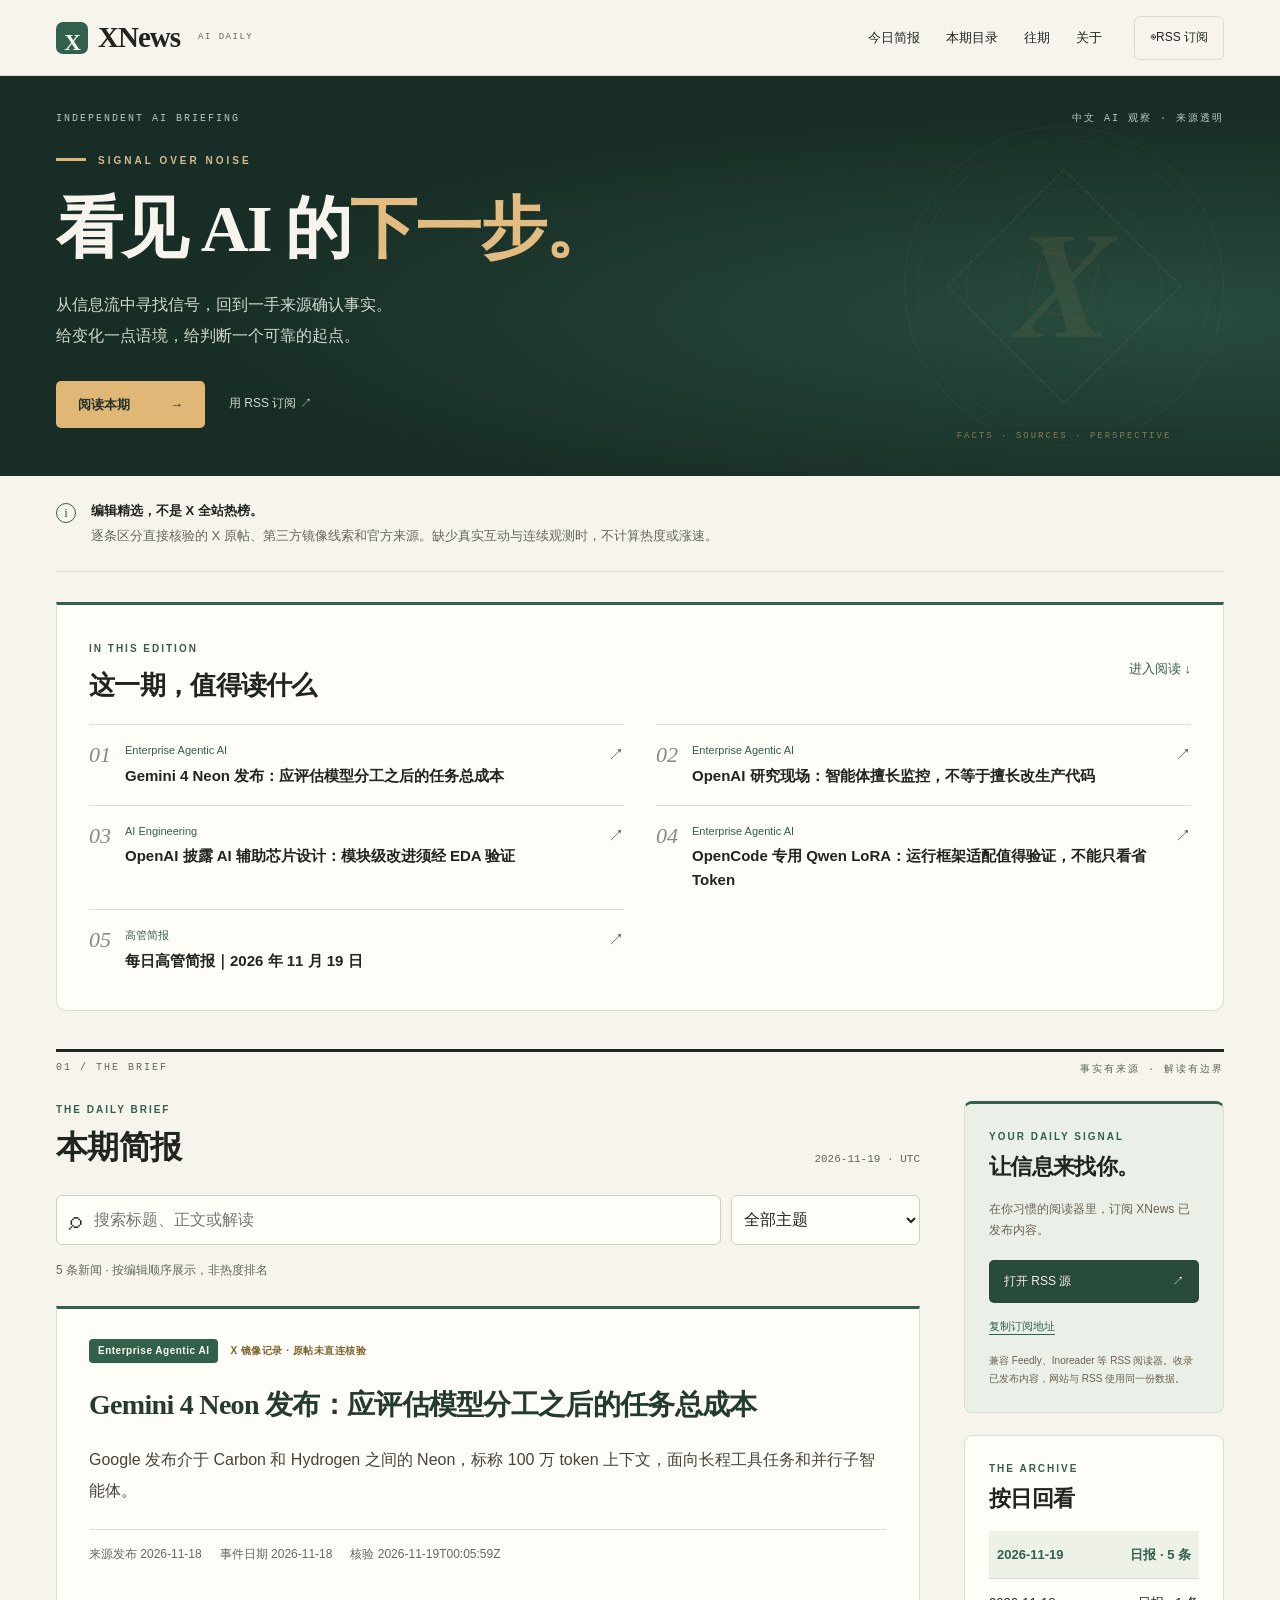
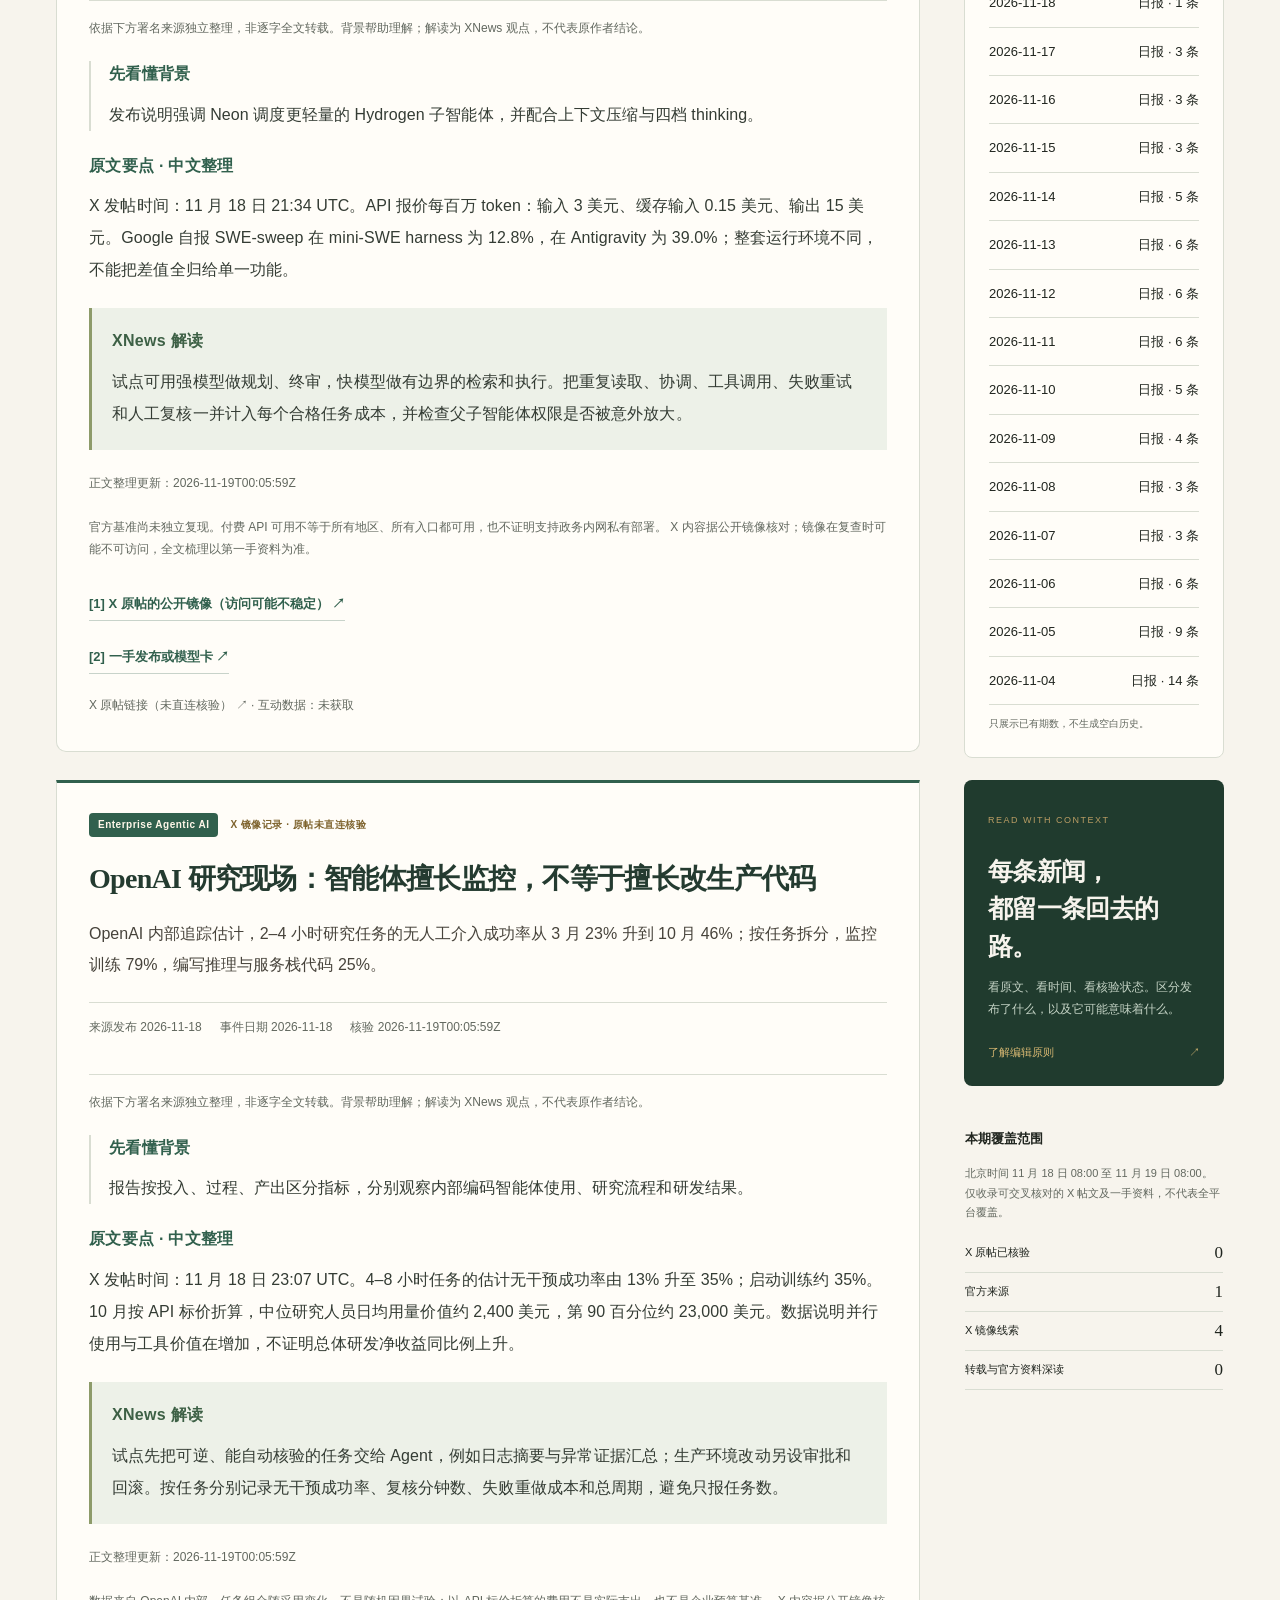
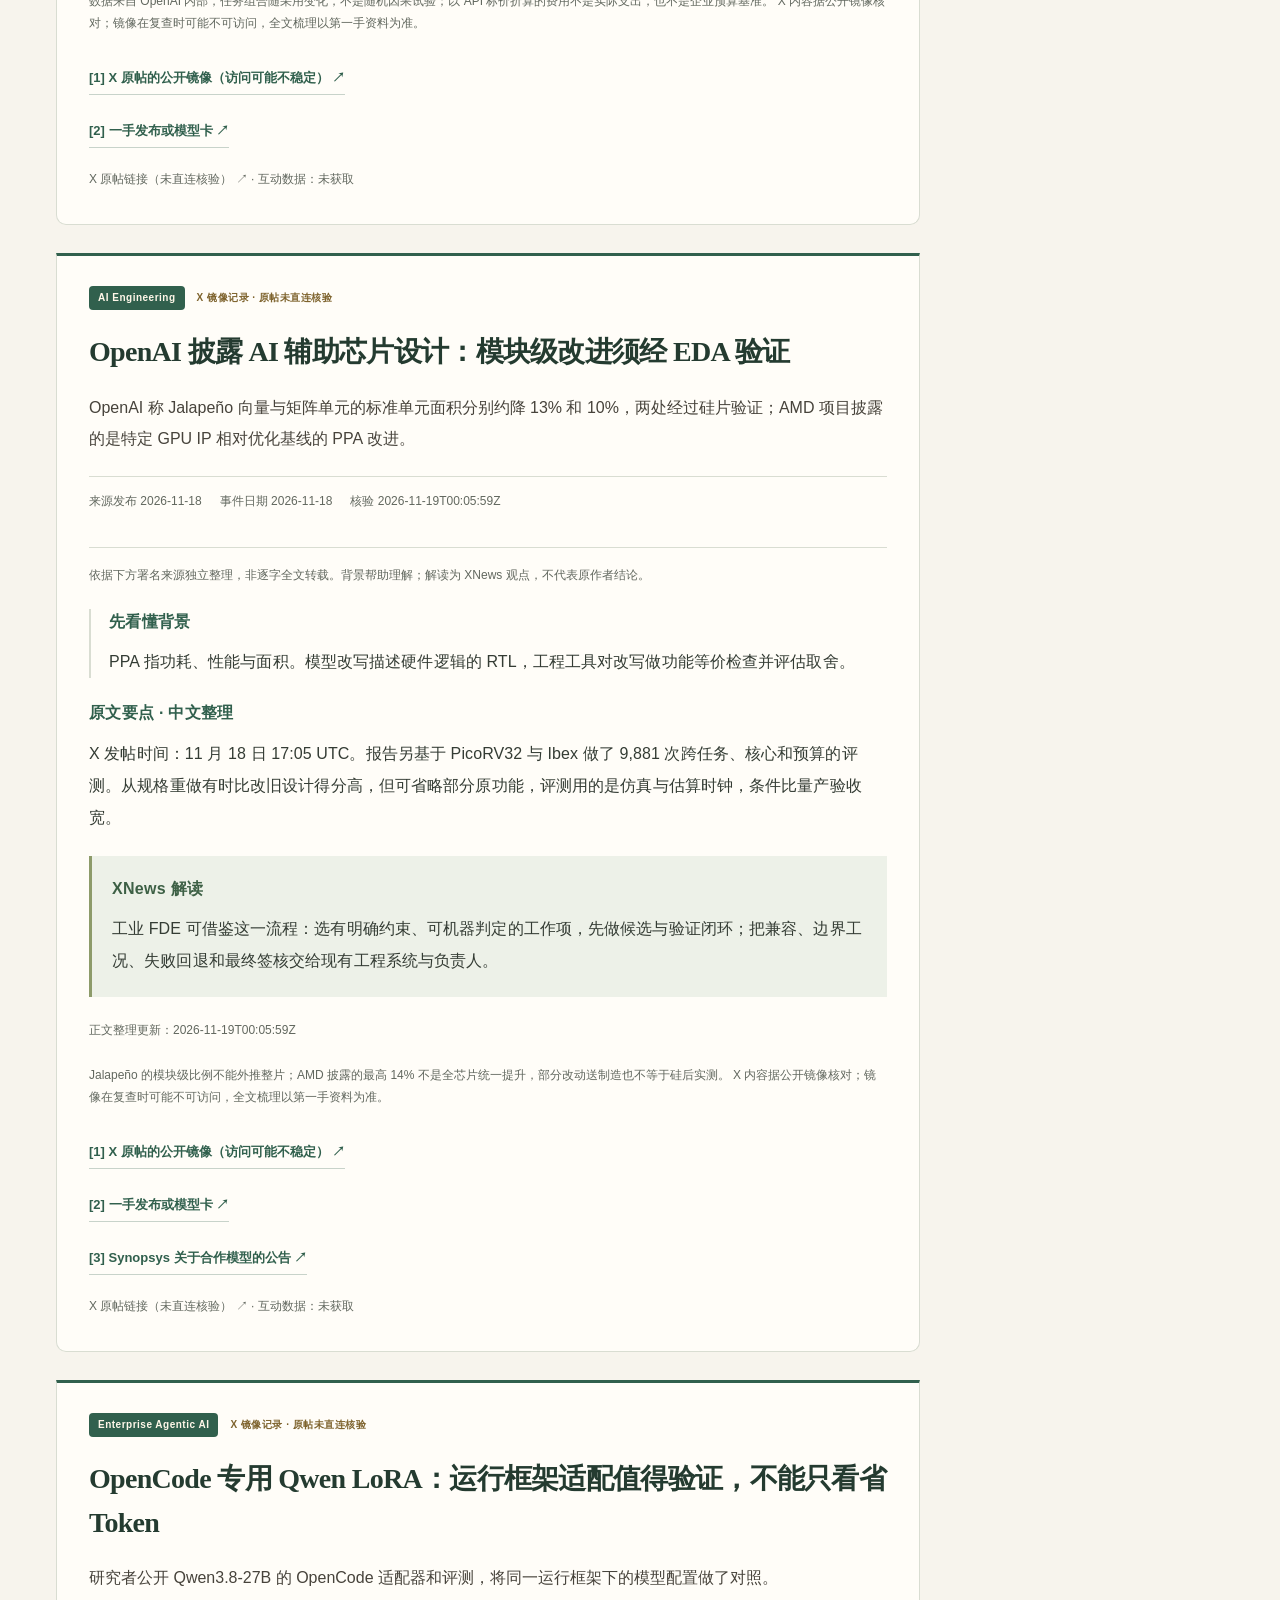
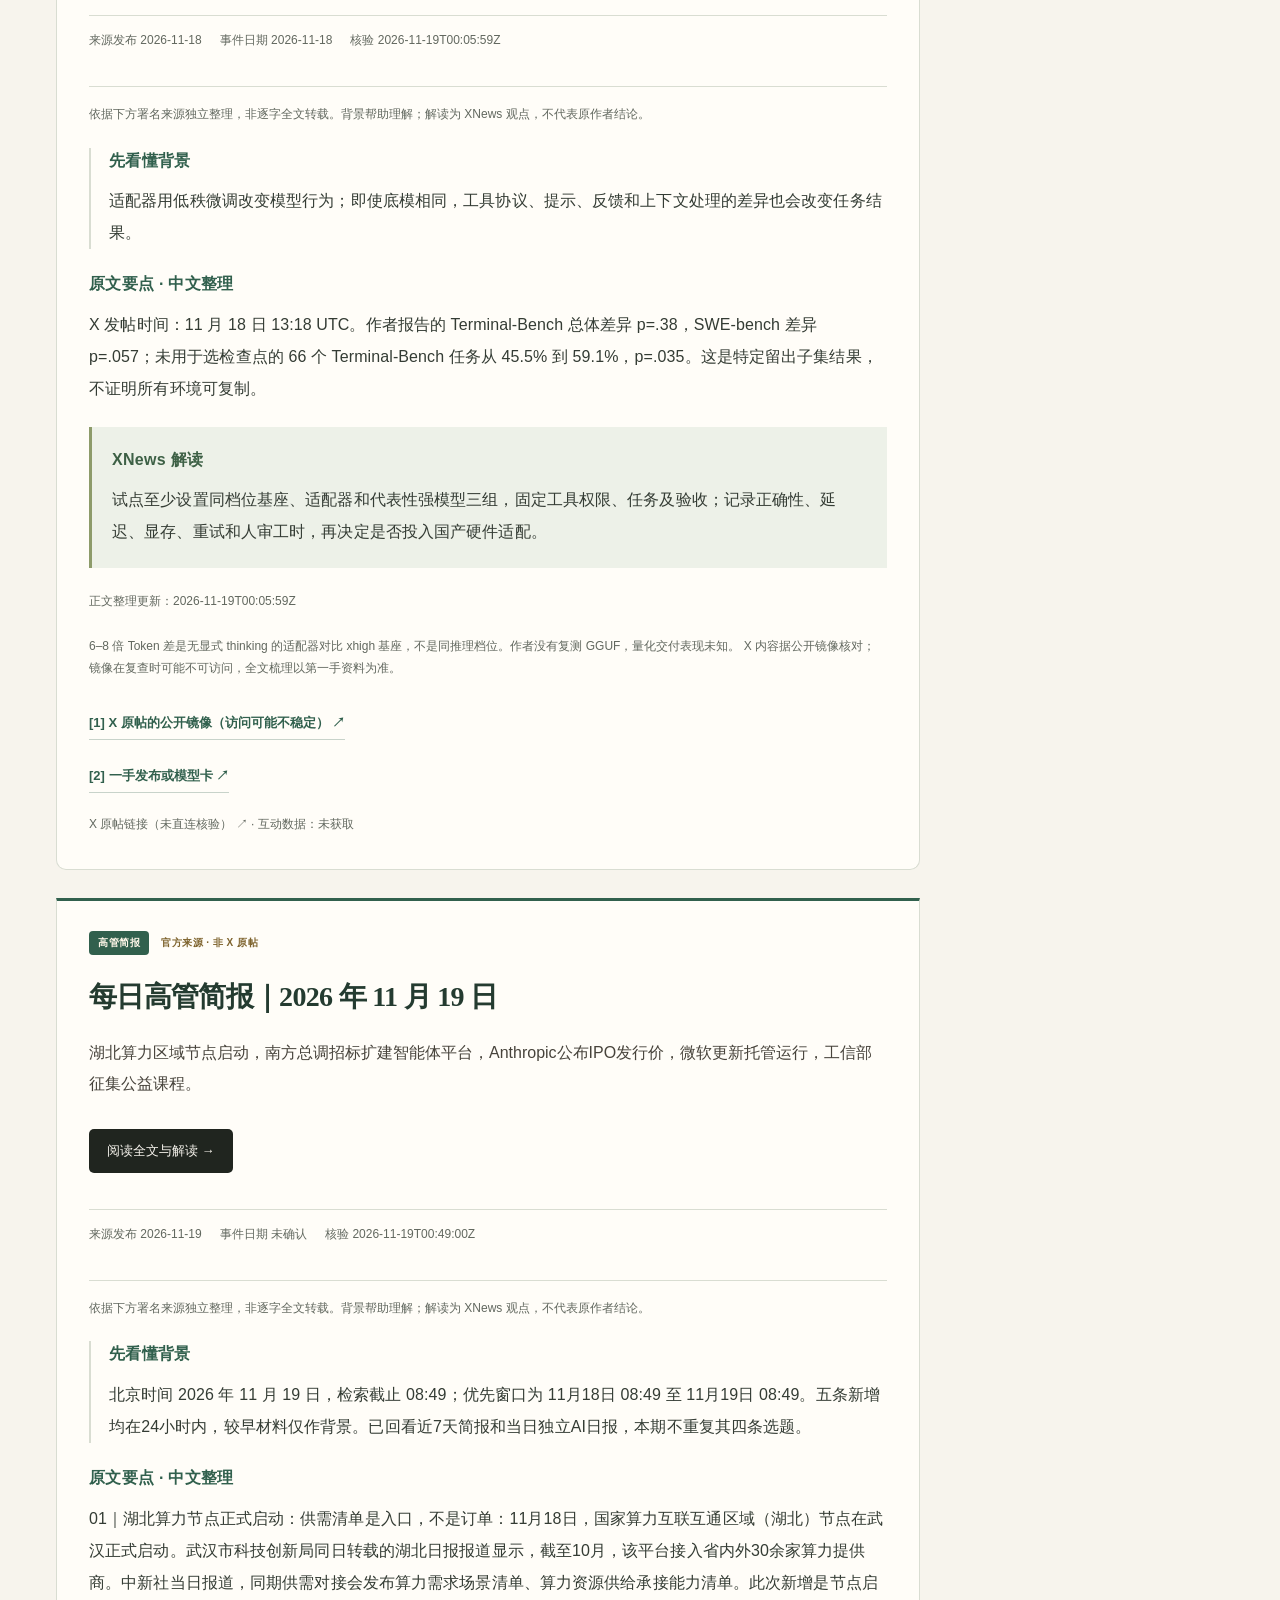
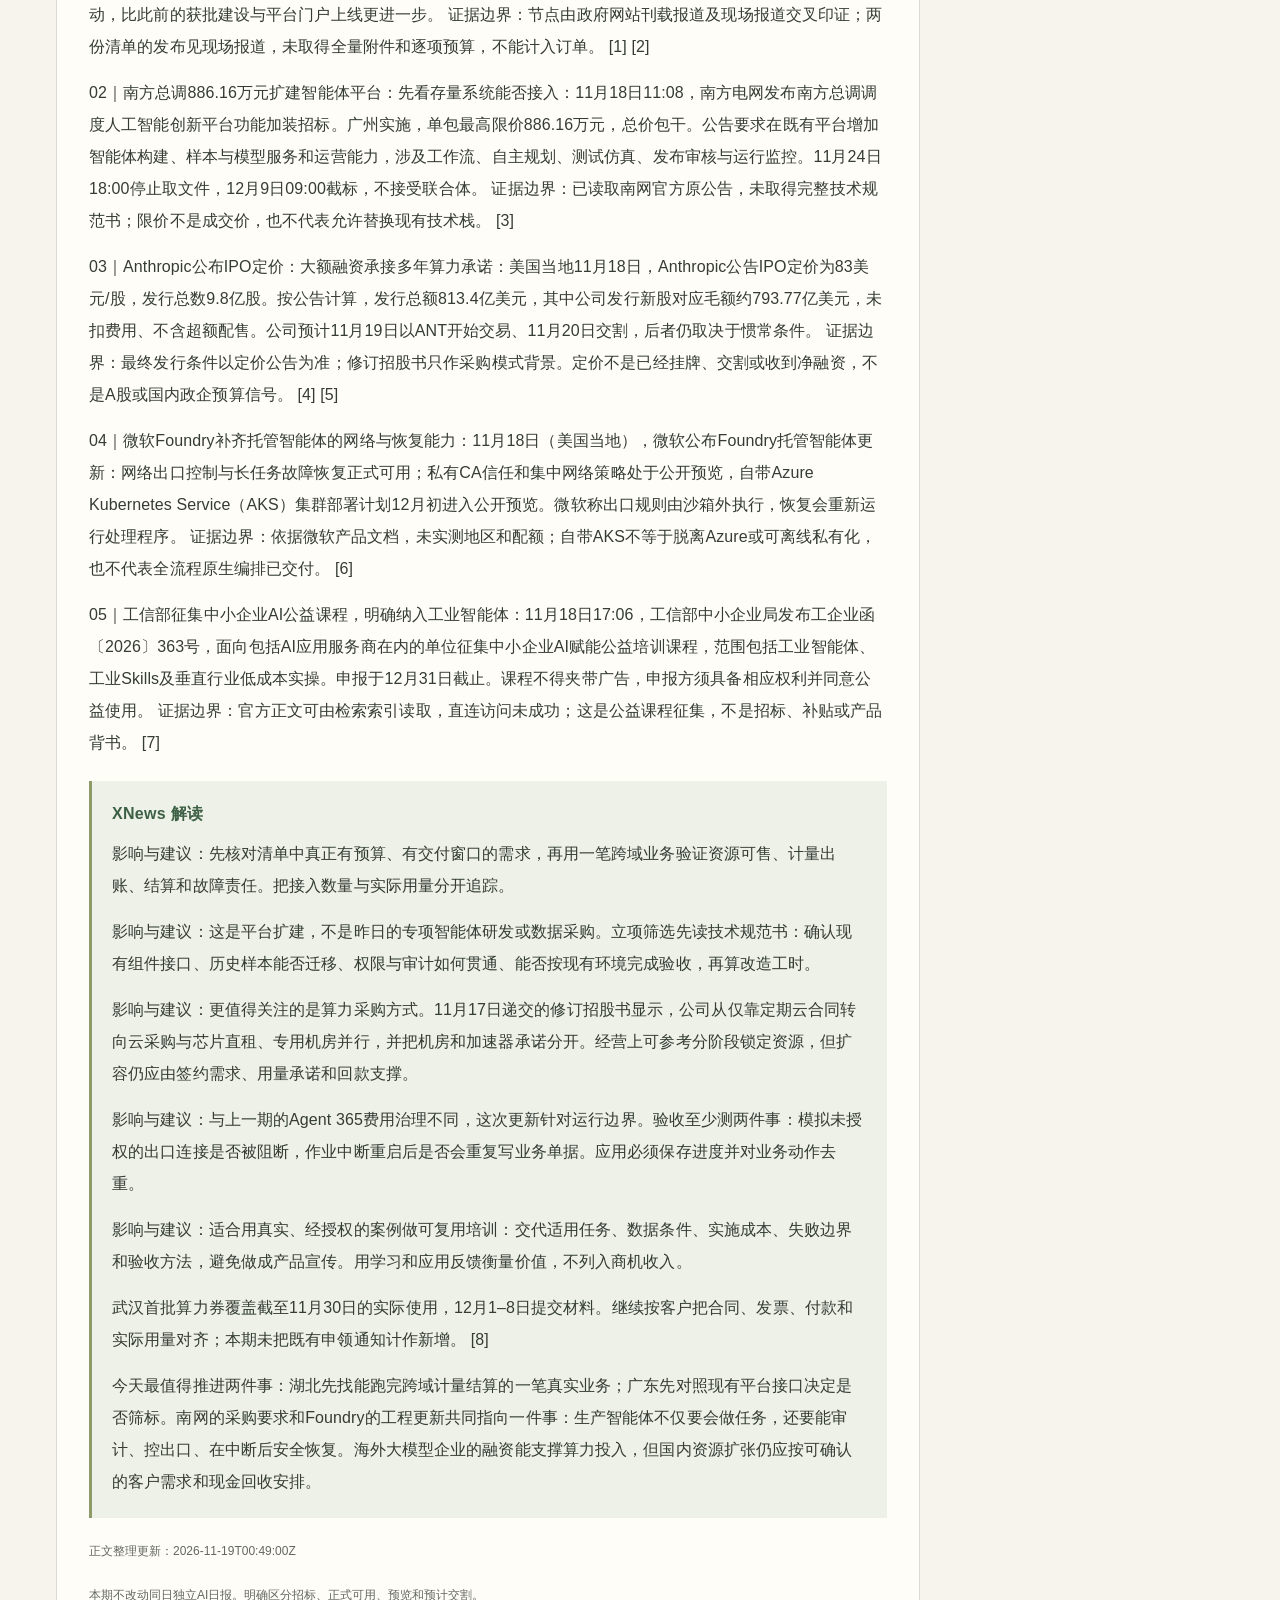
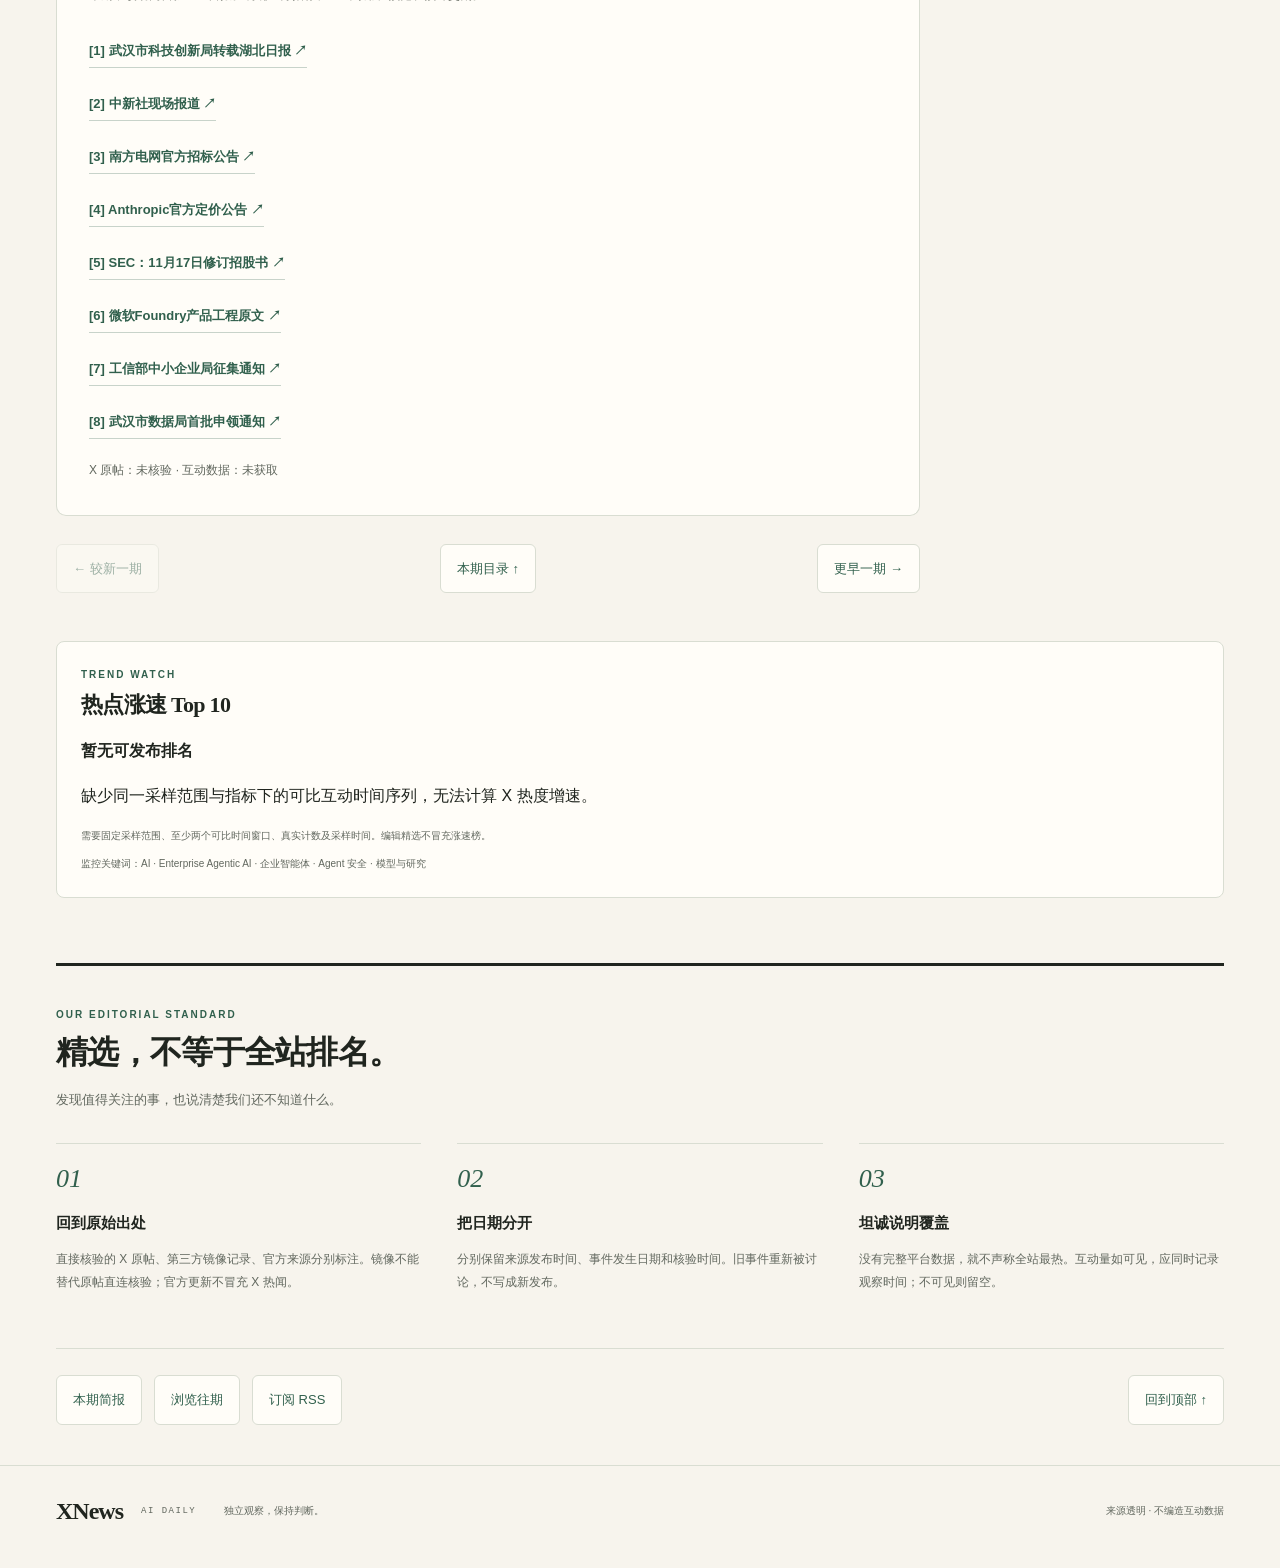
<file: index.html>
<!doctype html>
<html lang="zh-CN">
<head><meta charset="utf-8"><meta name="viewport" content="width=device-width, initial-scale=1"><meta name="description" content="XNews 中文 AI 编辑简报：保留来源，区分事实与解读。"><title>XNews · 看见 AI 的下一步</title><link rel="alternate" type="application/rss+xml" title="XNews RSS" href="./feed.xml"><link rel="stylesheet" href="./style.css?v=reading-experience-v3"><link rel="stylesheet" href="./article.css?v=reading-experience-v3"><script defer src="./app.js?v=reading-experience-v3"></script></head>
<body id="top">
<a class="skip" href="#news">跳到简报</a>
<header class="site-header wrap"><a class="brand" href="./" aria-label="XNews 首页"><span class="brand-icon">X</span>XNews<span class="brand-sub">AI DAILY</span></a><nav aria-label="主导航"><a href="#news">今日简报</a><a href="#edition-index">本期目录</a><a href="#archive">往期</a><a href="#method">关于</a></nav><a class="rss-nav" href="./feed.xml" aria-label="订阅 XNews RSS">◉ <span>RSS 订阅</span></a></header>
<main class="wrap">
<section class="hero"><div class="hero-edition"><span>INDEPENDENT AI BRIEFING</span><span>中文 AI 观察 · 来源透明</span></div><div class="eyebrow"><span class="dot"></span>SIGNAL OVER NOISE</div><h1>看见 AI 的<span class="hero-line"><em>下一步。</em></span></h1><p>从信息流中寻找信号，回到一手来源确认事实。<br class="desktop-break">给变化一点语境，给判断一个可靠的起点。</p><div class="hero-actions"><a class="hero-link" href="#news">阅读本期 <span aria-hidden="true">→</span></a><a class="hero-secondary" href="#subscribe">用 RSS 订阅 ↗</a></div><div class="hero-mark" aria-hidden="true"><span>𝑿</span><div>FACTS · SOURCES · PERSPECTIVE</div></div></section>
<section class="notice" aria-label="来源说明"><span class="notice-icon" aria-hidden="true">i</span><div><strong>编辑精选，不是 X 全站热榜。</strong><p>逐条区分直接核验的 X 原帖、第三方镜像线索和官方来源。缺少真实互动与连续观测时，不计算热度或涨速。</p></div></section>
<section class="edition-index" id="edition-index" aria-labelledby="index-title"><div class="index-heading"><div><span class="eyebrow">IN THIS EDITION</span><h2 id="index-title">这一期，值得读什么</h2></div><a href="#news">进入阅读 ↓</a></div><ol id="edition-links"><li>正在加载本期目录…</li></ol></section><div class="reading-strip"><span>01 / THE BRIEF</span><span>事实有来源 · 解读有边界</span></div><div class="content-layout"><section id="news" class="news-section"><div class="section-heading"><div><div class="eyebrow">THE DAILY BRIEF</div><h2>本期简报</h2></div><span id="issue-date" class="date-label"></span></div><div class="toolbar"><label class="search"><span aria-hidden="true">⌕</span><input id="search" type="search" placeholder="搜索标题、正文或解读" aria-label="搜索简报"></label><label class="category-label"><span class="sr-only">主题分类</span><select id="category"><option value="all">全部主题</option><option>开发工具</option><option>模型与研究</option><option>行业动态</option></select></label></div><p id="result-count" class="result-count" role="status" aria-live="polite">正在读取本期…</p><div id="articles"></div><nav class="edition-pagination" aria-label="期数导航"><button id="newer-issue" type="button">← 较新一期</button><a href="#edition-index">本期目录 ↑</a><button id="older-issue" type="button">更早一期 →</button></nav><noscript><p class="empty">本站需要 JavaScript 来读取本地日报数据。内容也可在 data/issues.json 中查看。</p></noscript></section>
<aside><section class="side-card subscribe" id="subscribe"><div class="eyebrow">YOUR DAILY SIGNAL</div><h2>让信息来找你。</h2><p>在你习惯的阅读器里，订阅 XNews 已发布内容。</p><a class="rss-button" href="./feed.xml">打开 RSS 源 <span aria-hidden="true">↗</span></a><button class="copy-feed" id="copy-feed" type="button">复制订阅地址</button><p id="copy-status" class="muted" role="status" aria-live="polite">兼容 Feedly、Inoreader 等 RSS 阅读器。收录已发布内容，网站与 RSS 使用同一份数据。</p></section><section class="side-card" id="archive"><div class="eyebrow">THE ARCHIVE</div><h2>按日回看</h2><div id="archive-list"></div><p class="muted">只展示已有期数，不生成空白历史。</p></section><section class="side-card dark"><span class="small-label">READ WITH CONTEXT</span><h2>每条新闻，<br>都留一条回去的路。</h2><p>看原文、看时间、看核验状态。区分发布了什么，以及它可能意味着什么。</p><a href="#method">了解编辑原则 <span aria-hidden="true">↗</span></a></section><section class="coverage"><h3>本期覆盖范围</h3><p id="coverage-text">加载后显示来源范围。</p><div class="coverage-stat"><span>X 原帖已核验</span><strong id="x-count">—</strong></div><div class="coverage-stat"><span>官方来源</span><strong id="official-count">—</strong></div><div class="coverage-stat"><span>X 镜像线索</span><strong id="mirror-count">—</strong></div><div class="coverage-stat"><span>转载与官方资料深读</span><strong id="syndicated-count">—</strong></div></section></aside></div>
<section class="side-card trends" id="trends"><div class="eyebrow">TREND WATCH</div><h2>热点涨速 Top 10</h2><p><strong>暂无可发布排名</strong></p><p id="trends-status">尚无可比时间窗口的真实观测，暂不发布涨速排名。</p><p class="muted">需要固定采样范围、至少两个可比时间窗口、真实计数及采样时间。编辑精选不冒充涨速榜。</p><p class="muted">监控关键词：<span id="keywords">AI · Enterprise Agentic AI</span></p></section>
<section id="method" class="method"><div><div class="eyebrow">OUR EDITORIAL STANDARD</div><h2>精选，不等于全站排名。</h2><p>发现值得关注的事，也说清楚我们还不知道什么。</p></div><div class="principles"><article><span>01</span><h3>回到原始出处</h3><p>直接核验的 X 原帖、第三方镜像记录、官方来源分别标注。镜像不能替代原帖直连核验；官方更新不冒充 X 热闻。</p></article><article><span>02</span><h3>把日期分开</h3><p>分别保留来源发布时间、事件发生日期和核验时间。旧事件重新被讨论，不写成新发布。</p></article><article><span>03</span><h3>坦诚说明覆盖</h3><p>没有完整平台数据，就不声称全站最热。互动量如可见，应同时记录观察时间；不可见则留空。</p></article></div></section>
<nav class="page-end-nav" aria-label="页尾导航"><a href="#news">本期简报</a><a href="#archive">浏览往期</a><a href="#subscribe">订阅 RSS</a><a href="#top">回到顶部 ↑</a></nav></main><footer class="wrap"><a class="brand" href="./">XNews<span class="brand-sub">AI DAILY</span></a><p>独立观察，保持判断。</p><span>来源透明 · 不编造互动数据</span></footer>
<nav class="mobile-dock" aria-label="快捷阅读导航"><a href="#news">简报</a><a href="#edition-index">目录</a><a href="#archive">往期</a><a href="#top">顶部 ↑</a></nav></body></html>
</file>
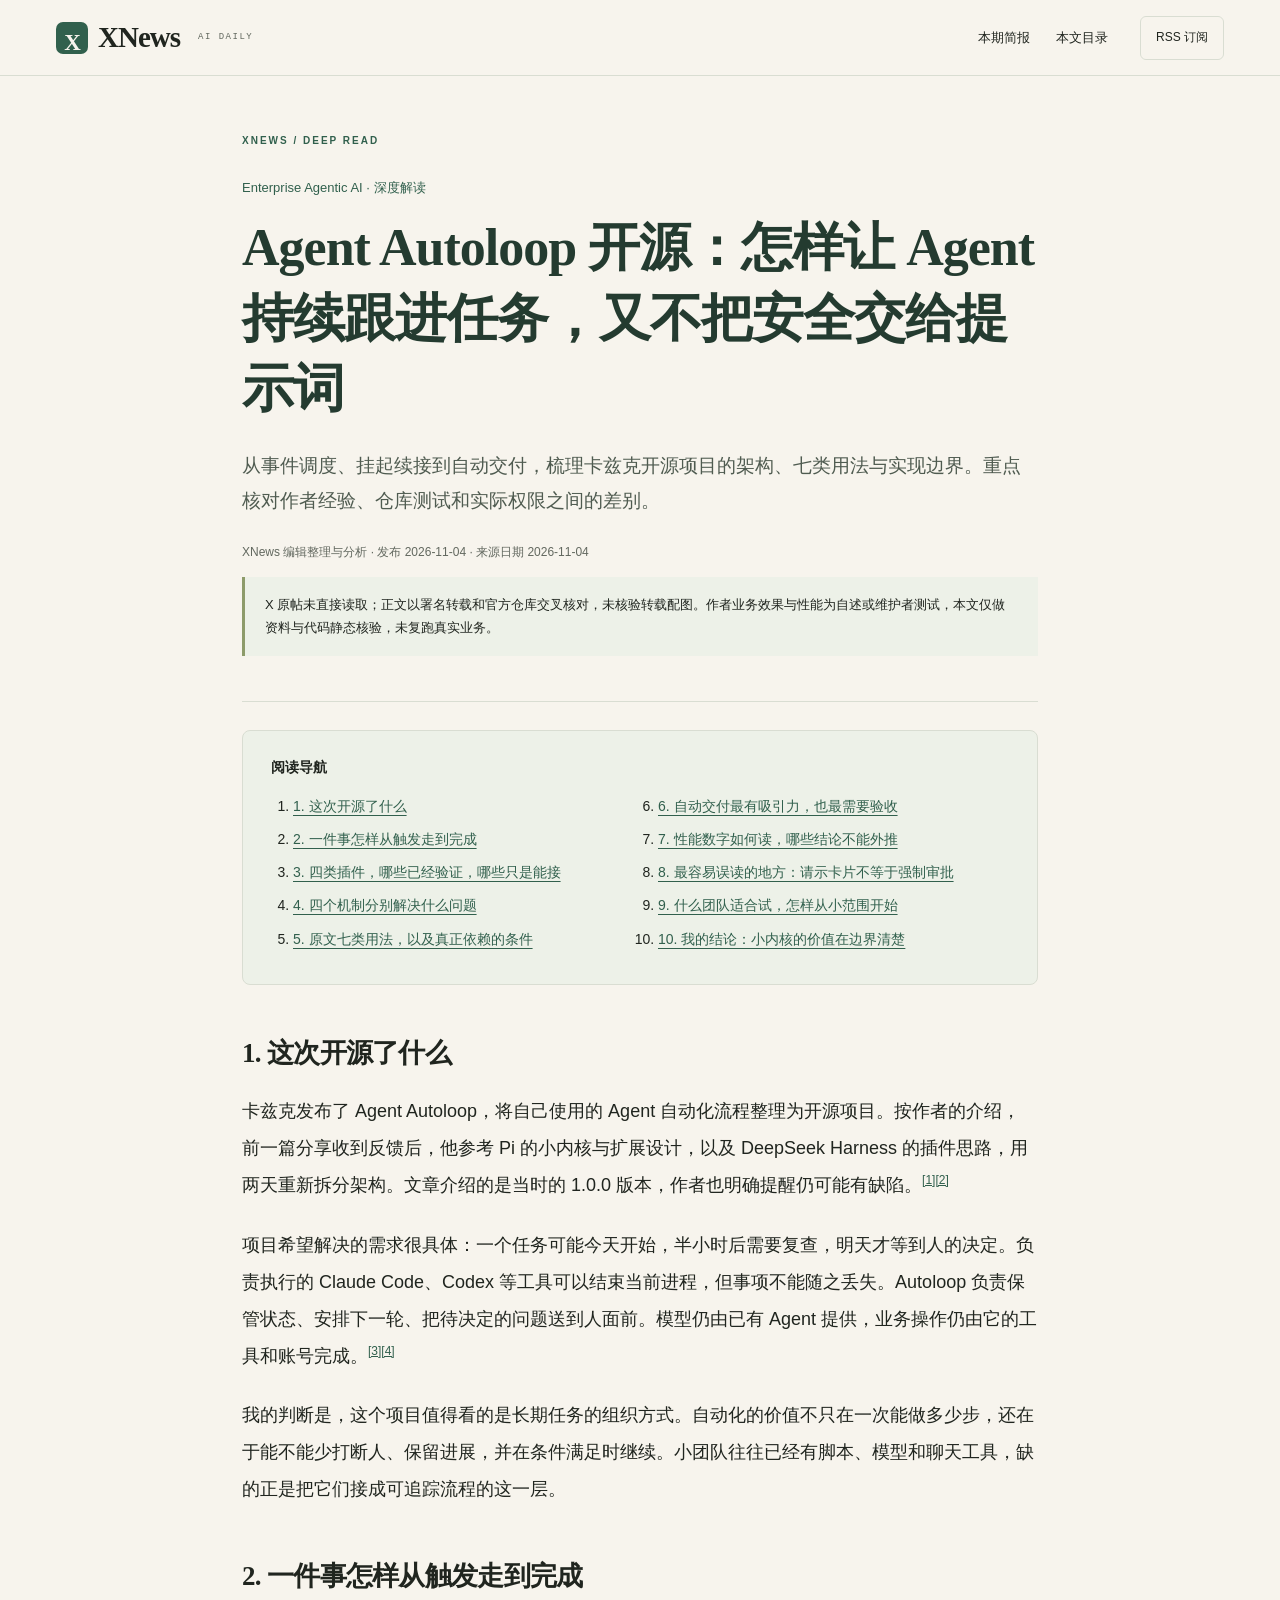
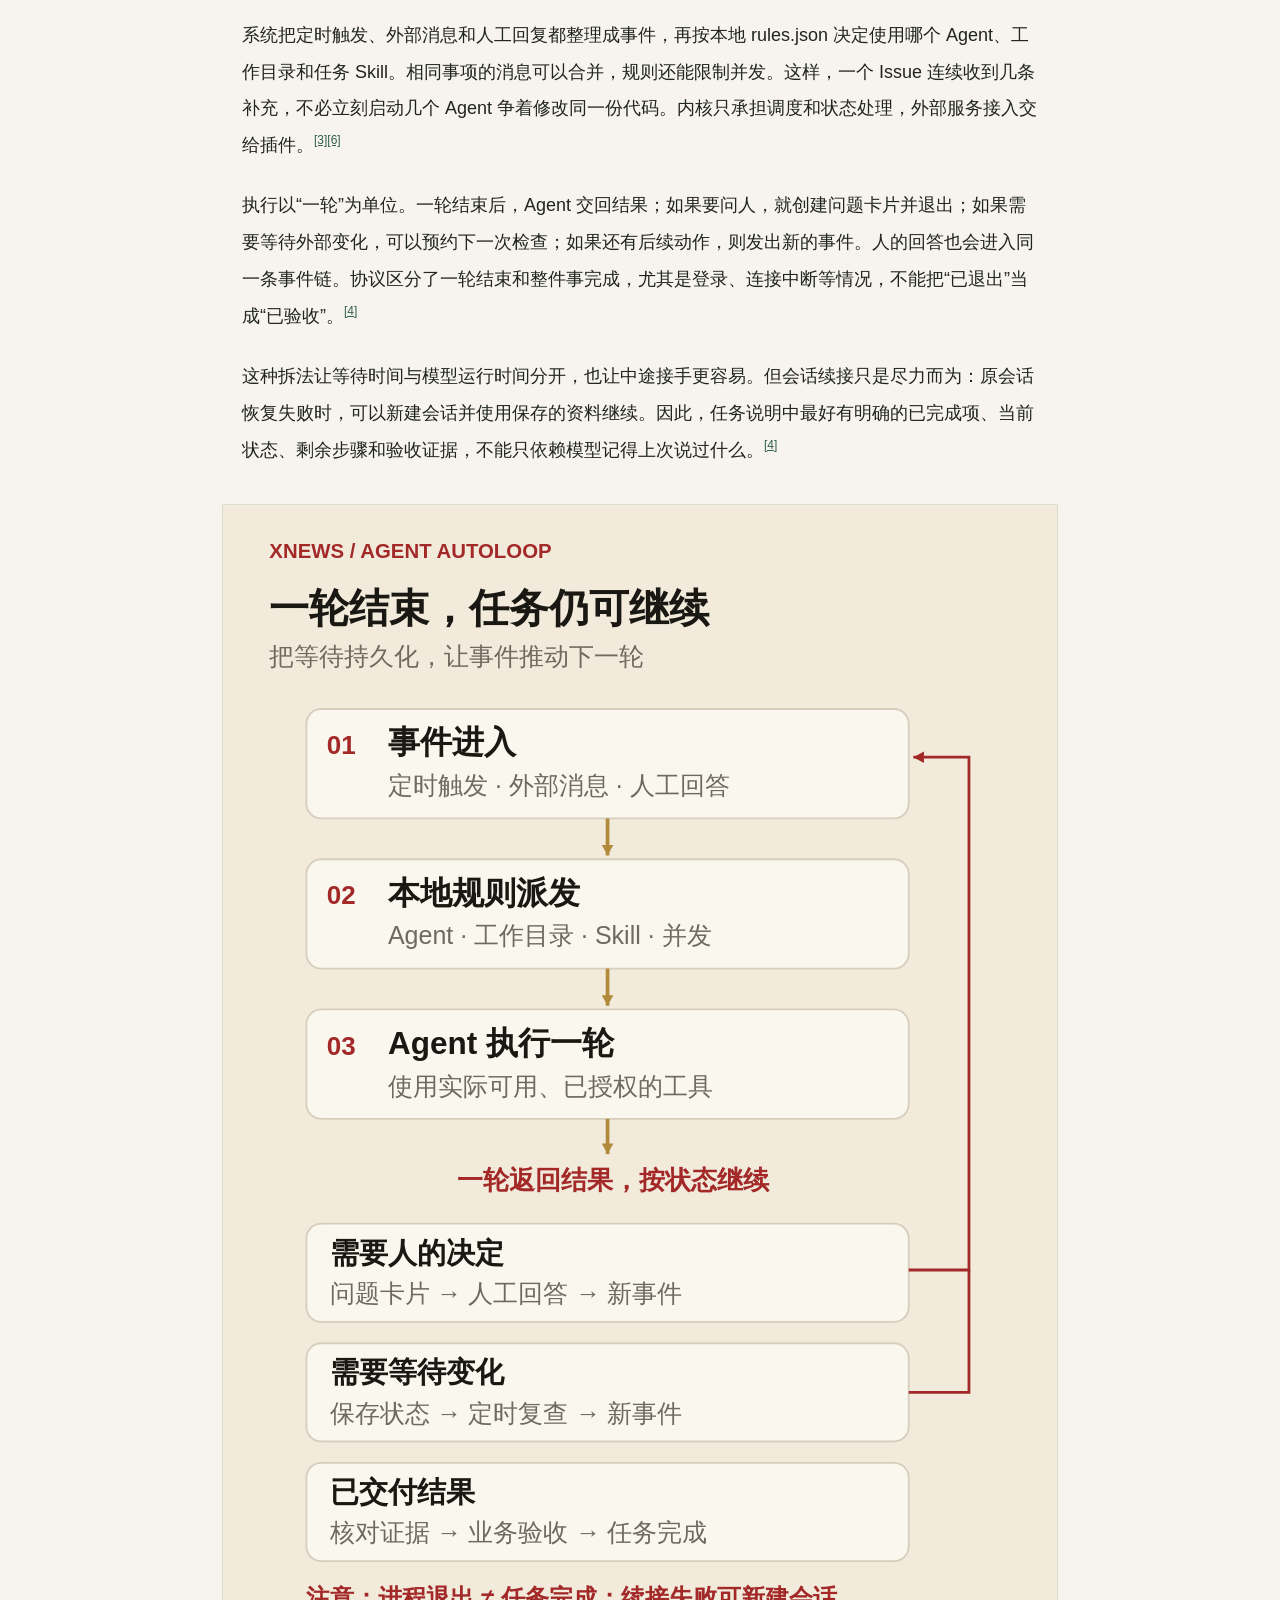
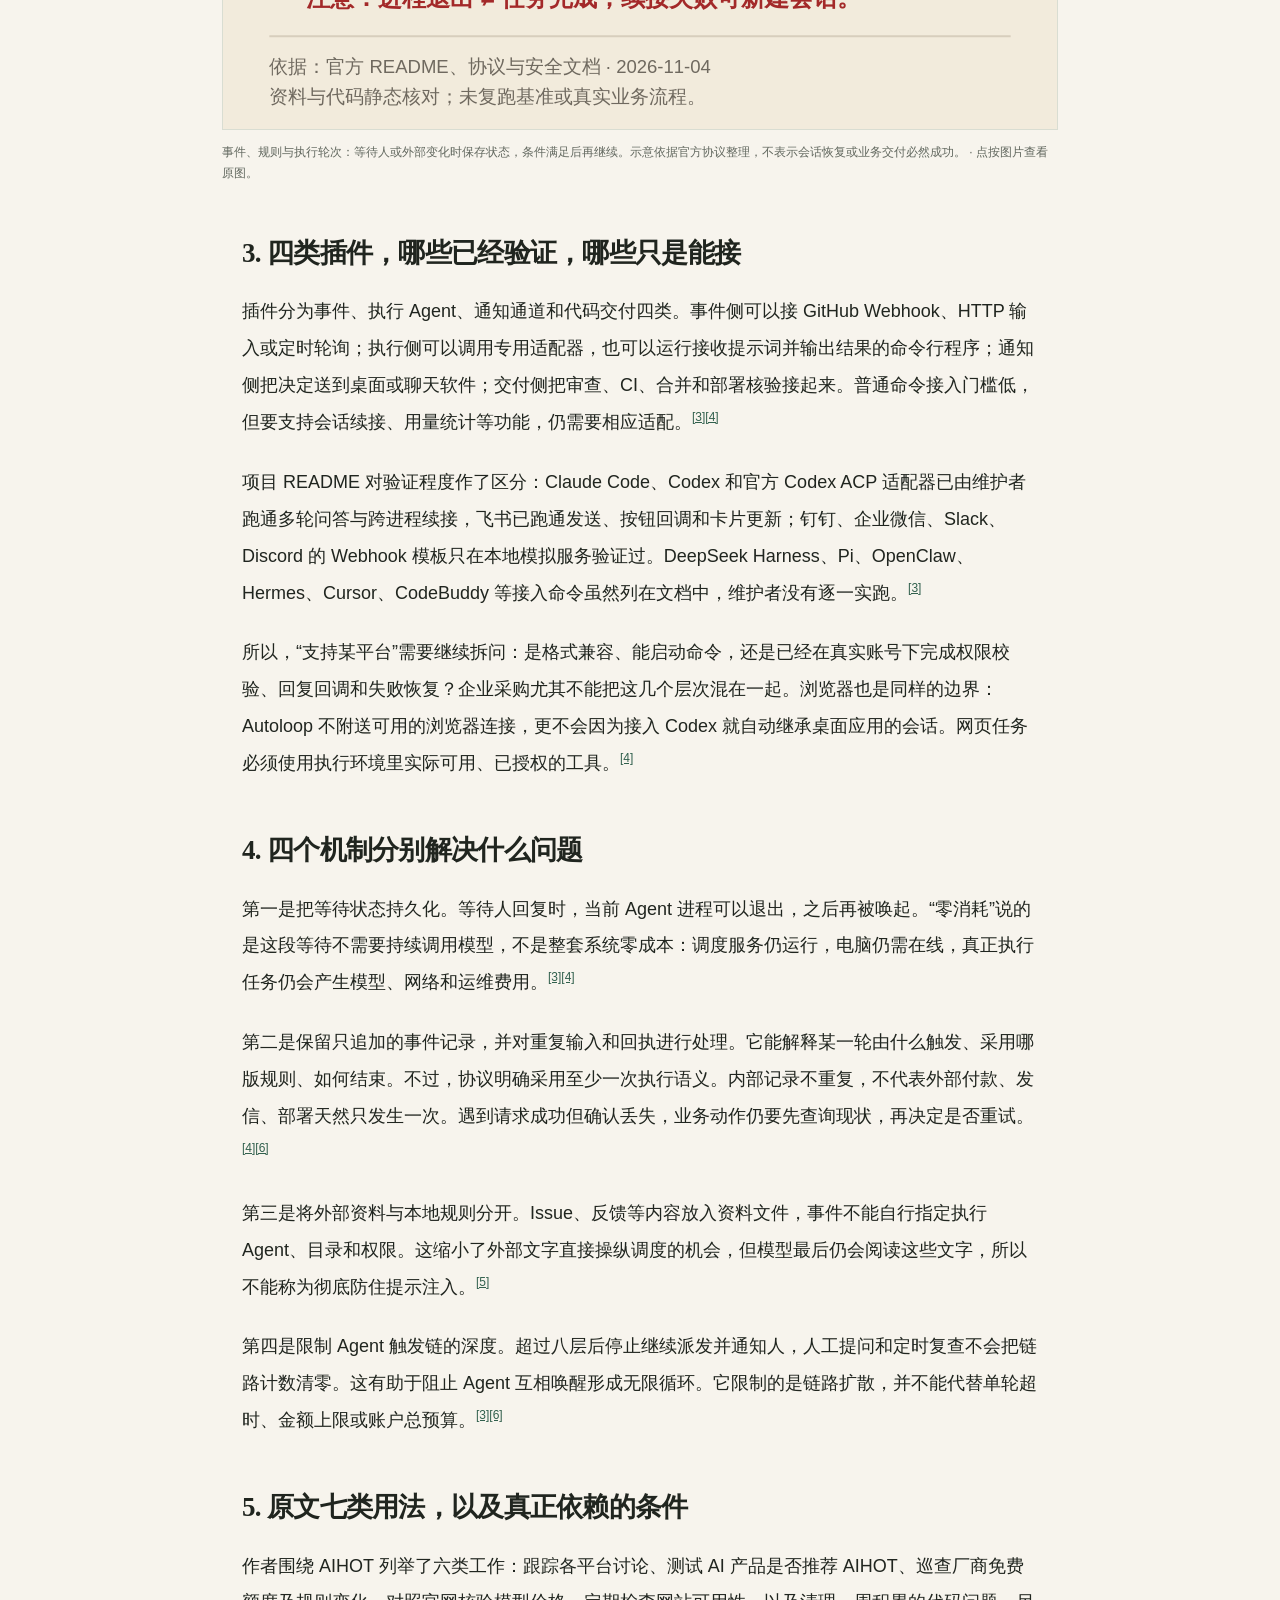
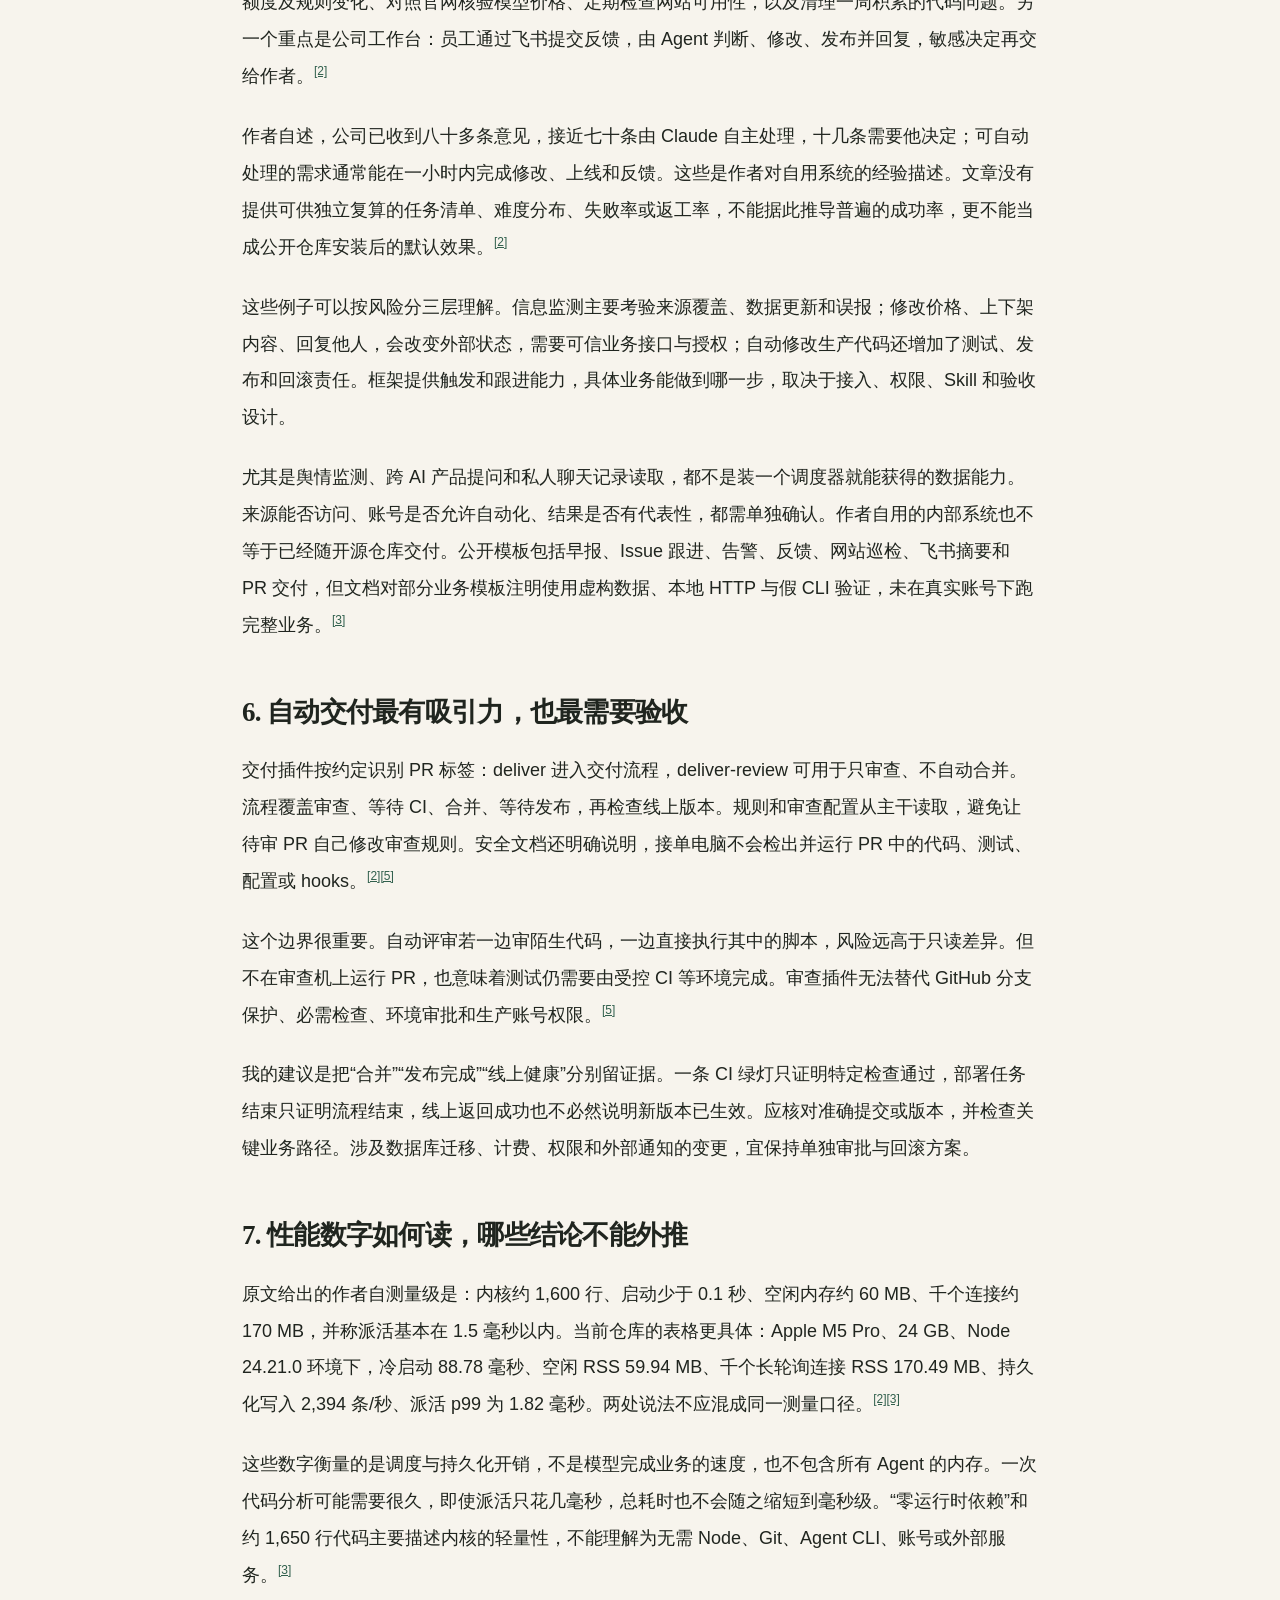
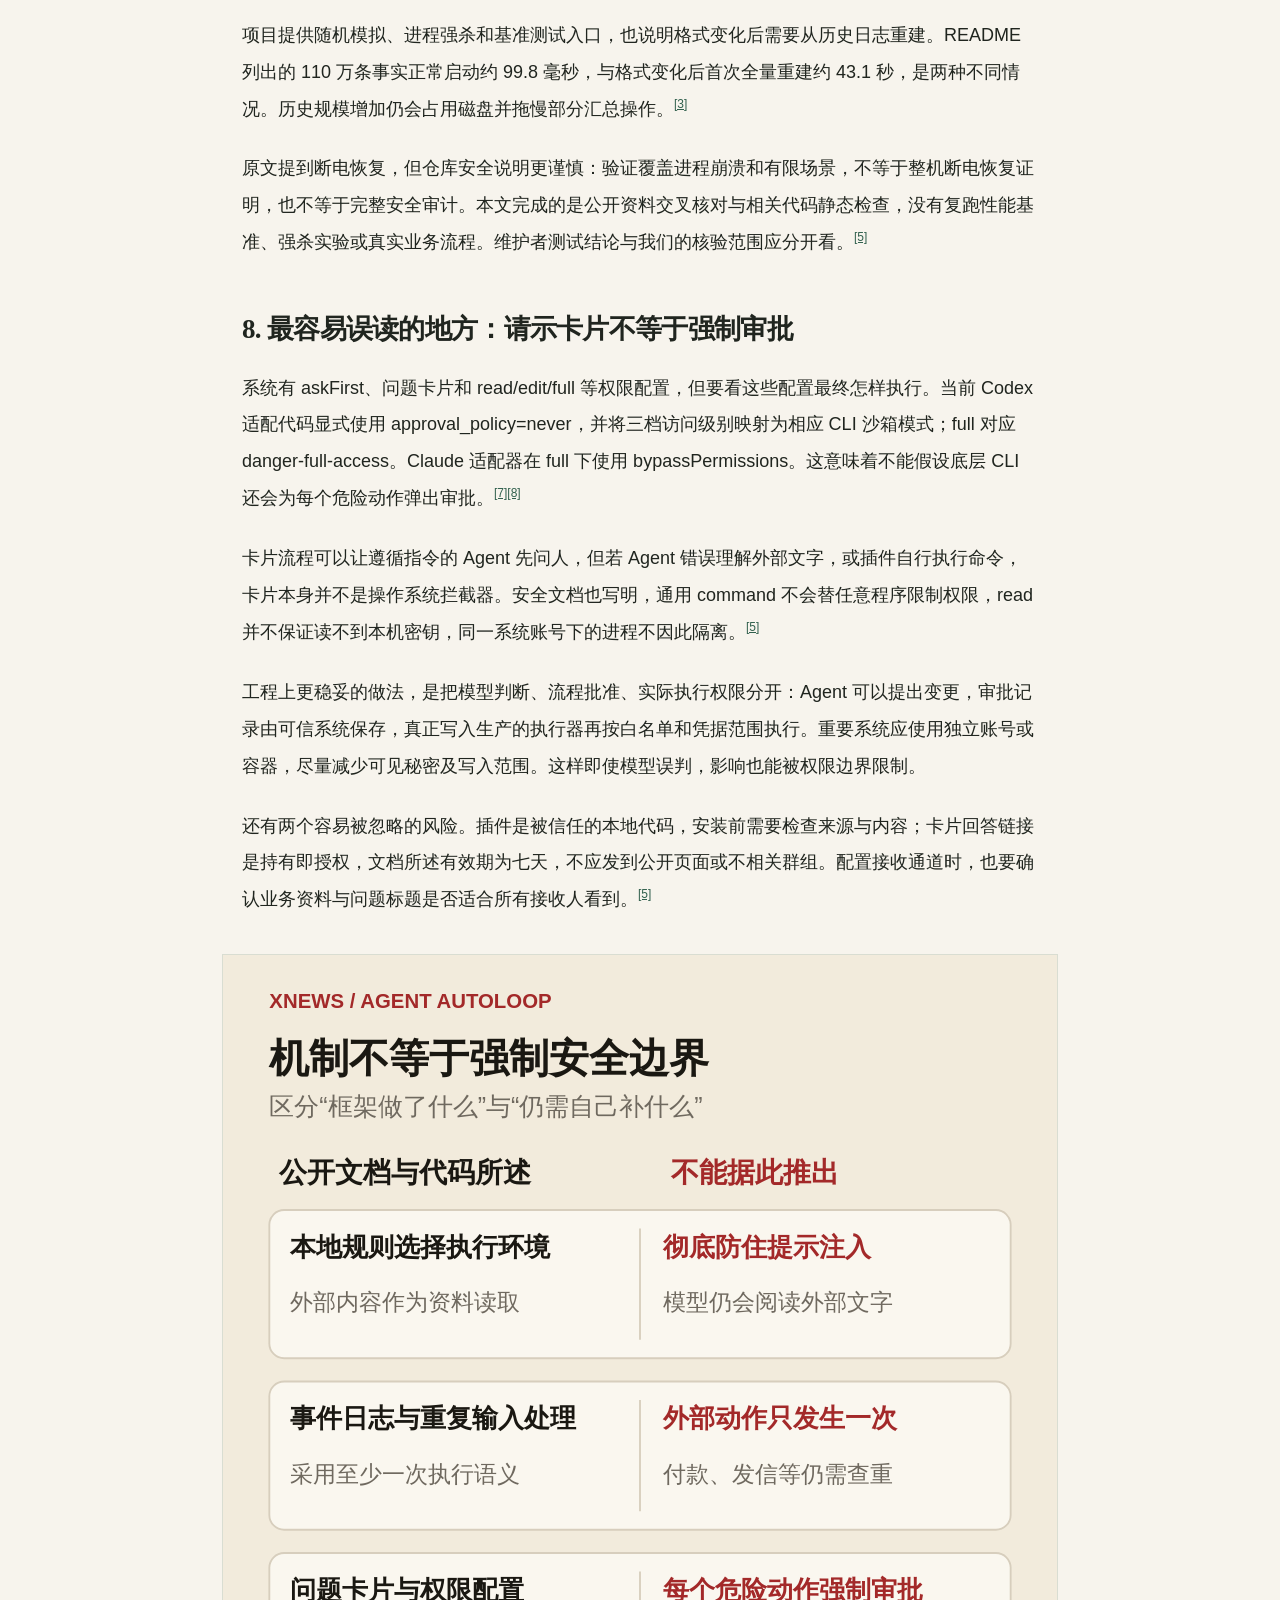
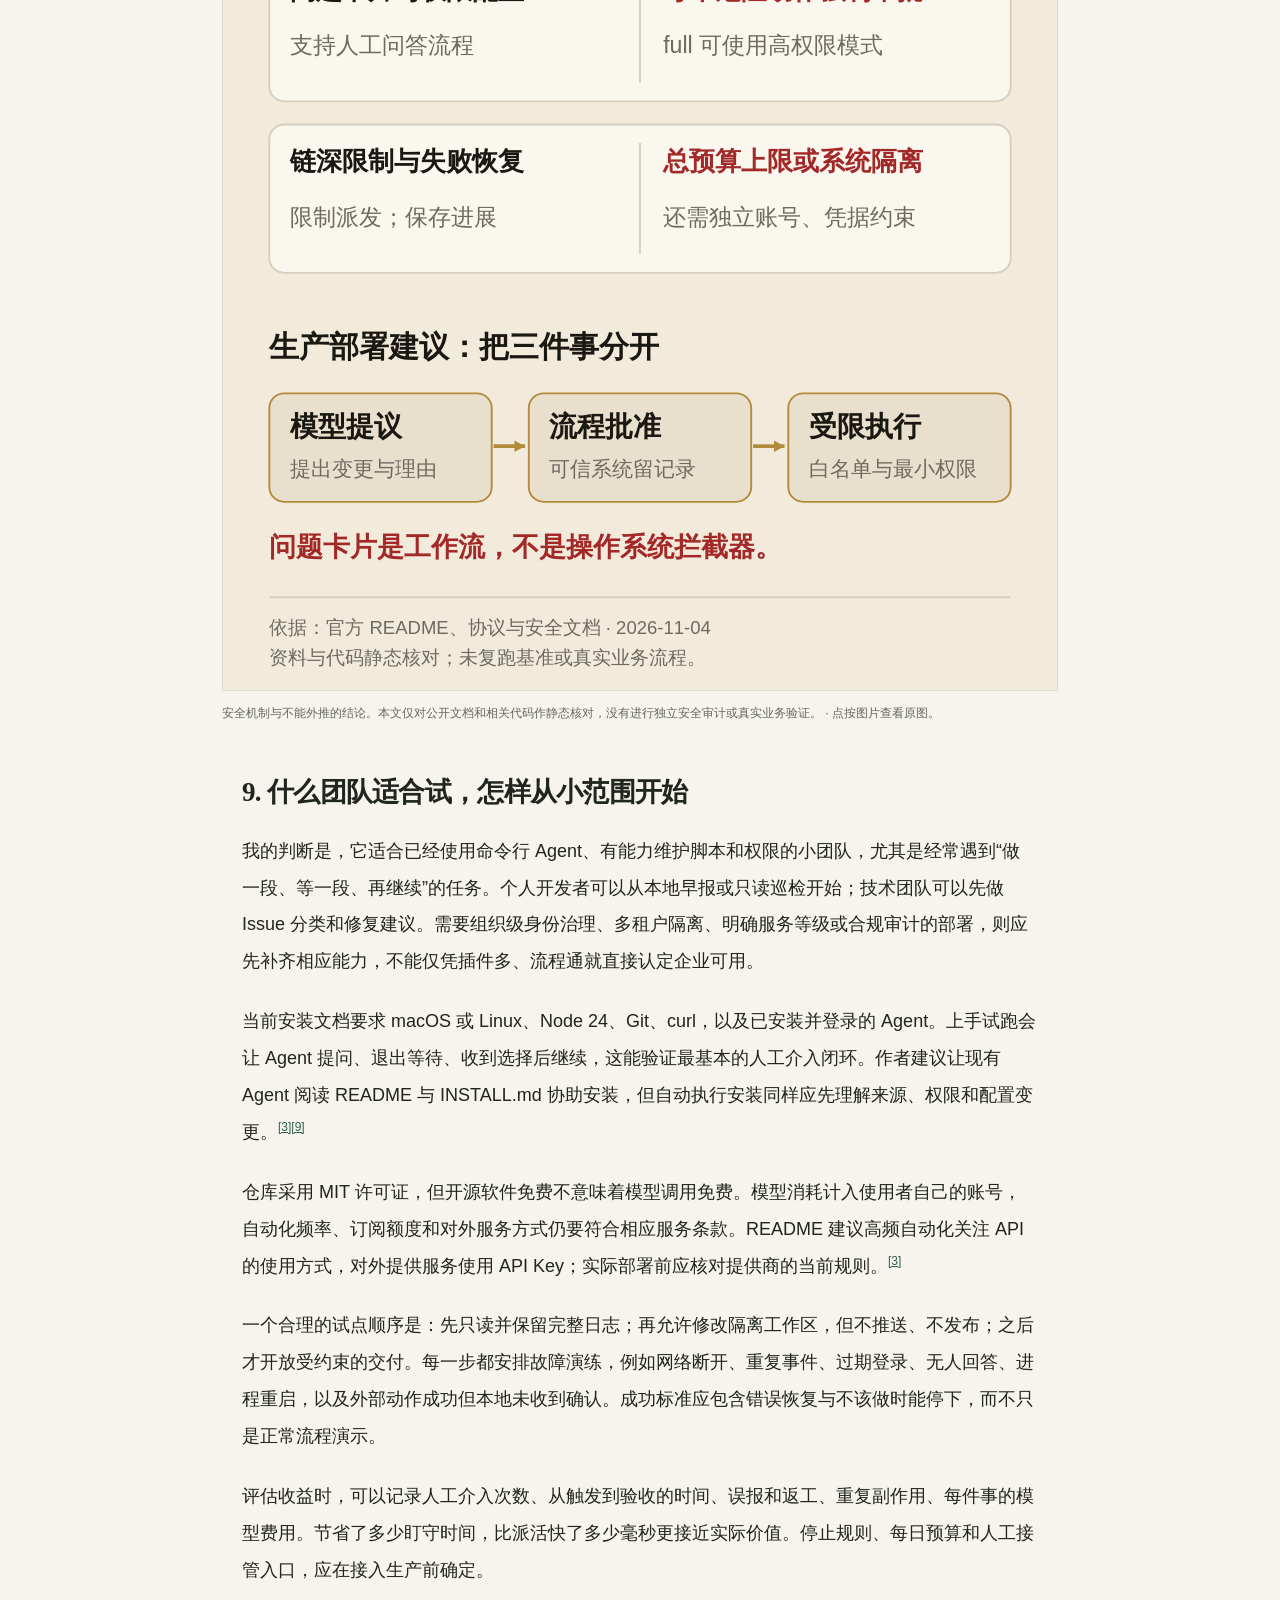
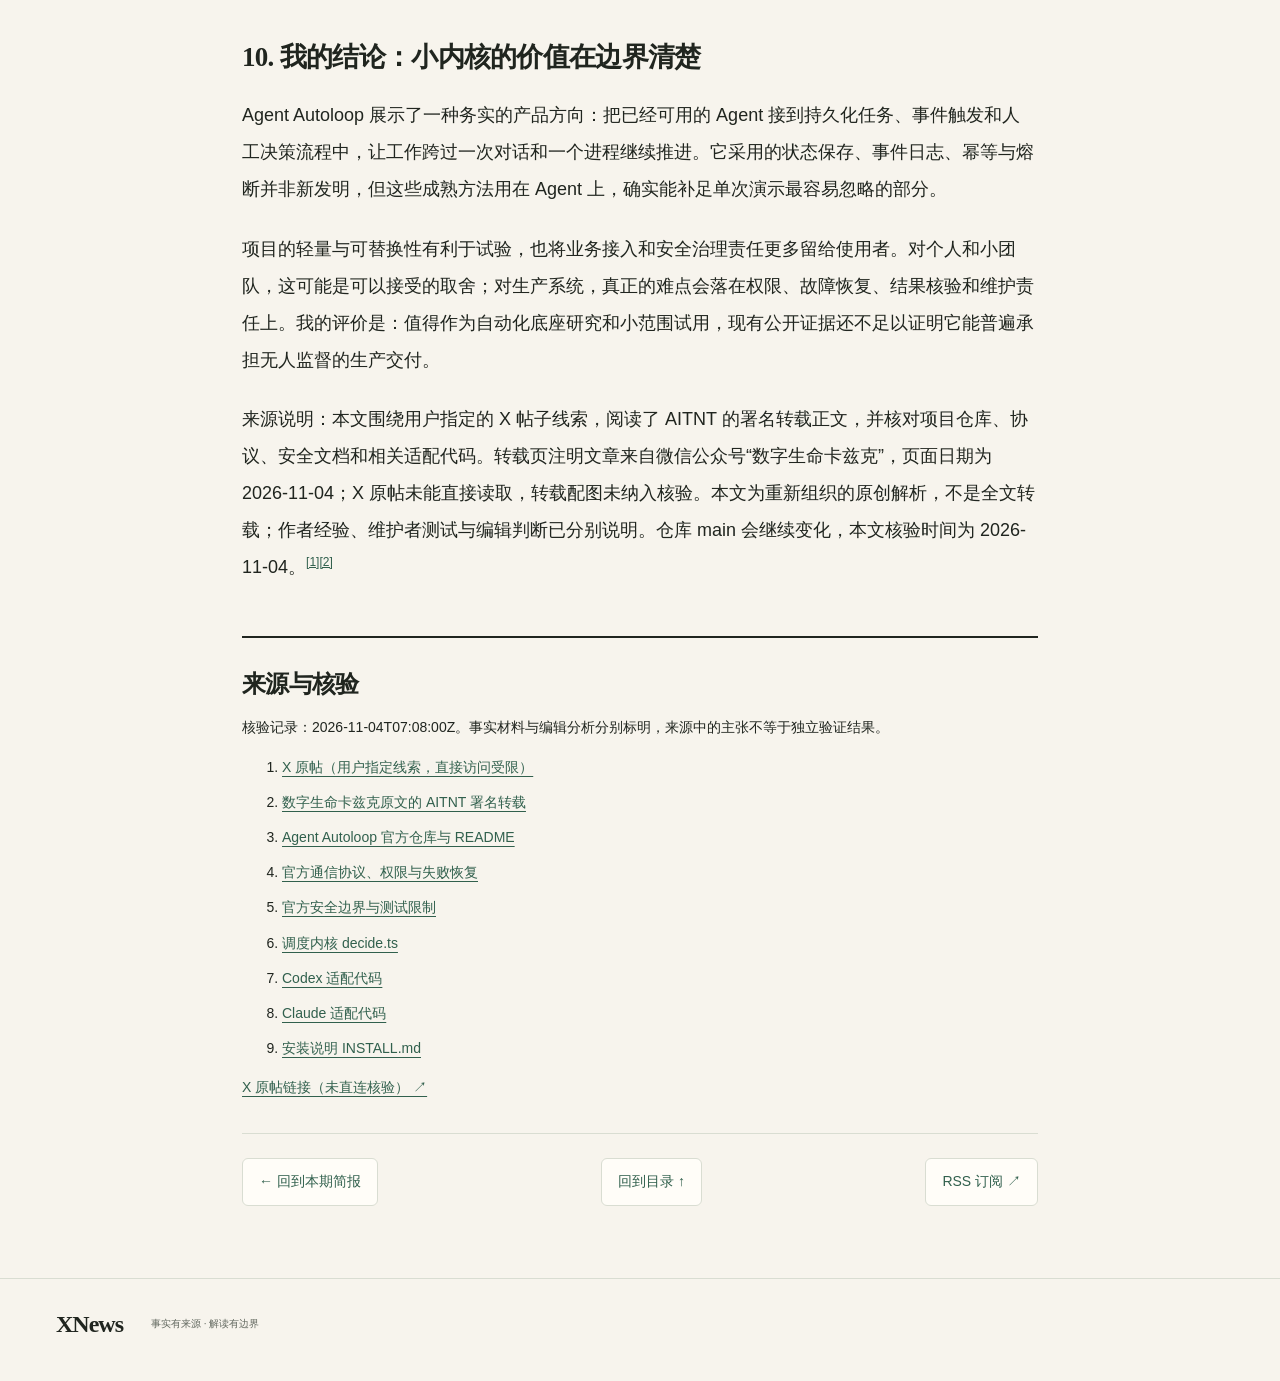
<file: articles/2026-11-04-agent-autoloop-analysis.html>
<!doctype html>
<html lang="zh-CN"><head><meta charset="utf-8"><meta name="viewport" content="width=device-width, initial-scale=1"><title>Agent Autoloop 开源：怎样让 Agent 持续跟进任务，又不把安全交给提示词 · XNews</title><meta name="description" content="从事件调度、挂起续接到自动交付，梳理卡兹克开源项目的架构、七类用法与实现边界。重点核对作者经验、仓库测试和实际权限之间的差别。"><link rel="canonical" href="https://all4worldjz.github.io/XNews/articles/2026-11-04-agent-autoloop-analysis.html"><link rel="alternate" type="application/rss+xml" title="XNews RSS" href="../feed.xml"><link rel="stylesheet" href="../style.css?v=reading-experience-v3"><link rel="stylesheet" href="../article.css?v=reading-experience-v3"></head>
<body class="article-page" id="top"><a class="skip" href="#article-body">跳到正文</a><header class="site-header wrap"><a class="brand" href="../"><span class="brand-icon">X</span>XNews<span class="brand-sub">AI DAILY</span></a><nav aria-label="主导航"><a href="../?date=2026-11-04">本期简报</a><a href="#contents">本文目录</a></nav><a class="rss-nav" href="../feed.xml">RSS 订阅</a></header>
<main class="article-wrap"><header class="article-header"><p class="eyebrow">XNEWS / DEEP READ</p><p class="article-category">Enterprise Agentic AI · 深度解读</p><h1>Agent Autoloop 开源：怎样让 Agent 持续跟进任务，又不把安全交给提示词</h1><p class="article-deck">从事件调度、挂起续接到自动交付，梳理卡兹克开源项目的架构、七类用法与实现边界。重点核对作者经验、仓库测试和实际权限之间的差别。</p><p class="article-meta">XNews 编辑整理与分析 · 发布 2026-11-04 · 来源日期 2026-11-04</p><p class="article-disclosure">X 原帖未直接读取；正文以署名转载和官方仓库交叉核对，未核验转载配图。作者业务效果与性能为自述或维护者测试，本文仅做资料与代码静态核验，未复跑真实业务。</p></header>
<nav id="contents" class="article-toc" aria-label="本文目录"><strong>阅读导航</strong><ol><li><a href="#section-1">1. 这次开源了什么</a></li><li><a href="#section-2">2. 一件事怎样从触发走到完成</a></li><li><a href="#section-3">3. 四类插件，哪些已经验证，哪些只是能接</a></li><li><a href="#section-4">4. 四个机制分别解决什么问题</a></li><li><a href="#section-5">5. 原文七类用法，以及真正依赖的条件</a></li><li><a href="#section-6">6. 自动交付最有吸引力，也最需要验收</a></li><li><a href="#section-7">7. 性能数字如何读，哪些结论不能外推</a></li><li><a href="#section-8">8. 最容易误读的地方：请示卡片不等于强制审批</a></li><li><a href="#section-9">9. 什么团队适合试，怎样从小范围开始</a></li><li><a href="#section-10">10. 我的结论：小内核的价值在边界清楚</a></li></ol></nav><article id="article-body" class="article-body"><section id="section-1"><h2>1. 这次开源了什么</h2><p>卡兹克发布了 Agent Autoloop，将自己使用的 Agent 自动化流程整理为开源项目。按作者的介绍，前一篇分享收到反馈后，他参考 Pi 的小内核与扩展设计，以及 DeepSeek Harness 的插件思路，用两天重新拆分架构。文章介绍的是当时的 1.0.0 版本，作者也明确提醒仍可能有缺陷。<a class="citation" href="#source-1" aria-label="来源 1">[1]</a><a class="citation" href="#source-2" aria-label="来源 2">[2]</a></p><p>项目希望解决的需求很具体：一个任务可能今天开始，半小时后需要复查，明天才等到人的决定。负责执行的 Claude Code、Codex 等工具可以结束当前进程，但事项不能随之丢失。Autoloop 负责保管状态、安排下一轮、把待决定的问题送到人面前。模型仍由已有 Agent 提供，业务操作仍由它的工具和账号完成。<a class="citation" href="#source-3" aria-label="来源 3">[3]</a><a class="citation" href="#source-4" aria-label="来源 4">[4]</a></p><p>我的判断是，这个项目值得看的是长期任务的组织方式。自动化的价值不只在一次能做多少步，还在于能不能少打断人、保留进展，并在条件满足时继续。小团队往往已经有脚本、模型和聊天工具，缺的正是把它们接成可追踪流程的这一层。</p></section><section id="section-2"><h2>2. 一件事怎样从触发走到完成</h2><p>系统把定时触发、外部消息和人工回复都整理成事件，再按本地 rules.json 决定使用哪个 Agent、工作目录和任务 Skill。相同事项的消息可以合并，规则还能限制并发。这样，一个 Issue 连续收到几条补充，不必立刻启动几个 Agent 争着修改同一份代码。内核只承担调度和状态处理，外部服务接入交给插件。<a class="citation" href="#source-3" aria-label="来源 3">[3]</a><a class="citation" href="#source-6" aria-label="来源 6">[6]</a></p><p>执行以“一轮”为单位。一轮结束后，Agent 交回结果；如果要问人，就创建问题卡片并退出；如果需要等待外部变化，可以预约下一次检查；如果还有后续动作，则发出新的事件。人的回答也会进入同一条事件链。协议区分了一轮结束和整件事完成，尤其是登录、连接中断等情况，不能把“已退出”当成“已验收”。<a class="citation" href="#source-4" aria-label="来源 4">[4]</a></p><p>这种拆法让等待时间与模型运行时间分开，也让中途接手更容易。但会话续接只是尽力而为：原会话恢复失败时，可以新建会话并使用保存的资料继续。因此，任务说明中最好有明确的已完成项、当前状态、剩余步骤和验收证据，不能只依赖模型记得上次说过什么。<a class="citation" href="#source-4" aria-label="来源 4">[4]</a></p></section><figure class="article-figure"><a href="../assets/autoloop-workflow.svg" aria-label="打开信息图原图"><picture><img src="../assets/autoloop-workflow.svg" alt="任务从定时、外部消息或人工回答形成事件，经本地规则分派给 Agent。Agent 执行一轮后，提问或预约复查可生成新事件继续；交付结果仍须业务验收。进程退出不等于任务完成。" loading="lazy"></picture></a><figcaption>事件、规则与执行轮次：等待人或外部变化时保存状态，条件满足后再继续。示意依据官方协议整理，不表示会话恢复或业务交付必然成功。 · 点按图片查看原图。</figcaption></figure><section id="section-3"><h2>3. 四类插件，哪些已经验证，哪些只是能接</h2><p>插件分为事件、执行 Agent、通知通道和代码交付四类。事件侧可以接 GitHub Webhook、HTTP 输入或定时轮询；执行侧可以调用专用适配器，也可以运行接收提示词并输出结果的命令行程序；通知侧把决定送到桌面或聊天软件；交付侧把审查、CI、合并和部署核验接起来。普通命令接入门槛低，但要支持会话续接、用量统计等功能，仍需要相应适配。<a class="citation" href="#source-3" aria-label="来源 3">[3]</a><a class="citation" href="#source-4" aria-label="来源 4">[4]</a></p><p>项目 README 对验证程度作了区分：Claude Code、Codex 和官方 Codex ACP 适配器已由维护者跑通多轮问答与跨进程续接，飞书已跑通发送、按钮回调和卡片更新；钉钉、企业微信、Slack、Discord 的 Webhook 模板只在本地模拟服务验证过。DeepSeek Harness、Pi、OpenClaw、Hermes、Cursor、CodeBuddy 等接入命令虽然列在文档中，维护者没有逐一实跑。<a class="citation" href="#source-3" aria-label="来源 3">[3]</a></p><p>所以，“支持某平台”需要继续拆问：是格式兼容、能启动命令，还是已经在真实账号下完成权限校验、回复回调和失败恢复？企业采购尤其不能把这几个层次混在一起。浏览器也是同样的边界：Autoloop 不附送可用的浏览器连接，更不会因为接入 Codex 就自动继承桌面应用的会话。网页任务必须使用执行环境里实际可用、已授权的工具。<a class="citation" href="#source-4" aria-label="来源 4">[4]</a></p></section><section id="section-4"><h2>4. 四个机制分别解决什么问题</h2><p>第一是把等待状态持久化。等待人回复时，当前 Agent 进程可以退出，之后再被唤起。“零消耗”说的是这段等待不需要持续调用模型，不是整套系统零成本：调度服务仍运行，电脑仍需在线，真正执行任务仍会产生模型、网络和运维费用。<a class="citation" href="#source-3" aria-label="来源 3">[3]</a><a class="citation" href="#source-4" aria-label="来源 4">[4]</a></p><p>第二是保留只追加的事件记录，并对重复输入和回执进行处理。它能解释某一轮由什么触发、采用哪版规则、如何结束。不过，协议明确采用至少一次执行语义。内部记录不重复，不代表外部付款、发信、部署天然只发生一次。遇到请求成功但确认丢失，业务动作仍要先查询现状，再决定是否重试。<a class="citation" href="#source-4" aria-label="来源 4">[4]</a><a class="citation" href="#source-6" aria-label="来源 6">[6]</a></p><p>第三是将外部资料与本地规则分开。Issue、反馈等内容放入资料文件，事件不能自行指定执行 Agent、目录和权限。这缩小了外部文字直接操纵调度的机会，但模型最后仍会阅读这些文字，所以不能称为彻底防住提示注入。<a class="citation" href="#source-5" aria-label="来源 5">[5]</a></p><p>第四是限制 Agent 触发链的深度。超过八层后停止继续派发并通知人，人工提问和定时复查不会把链路计数清零。这有助于阻止 Agent 互相唤醒形成无限循环。它限制的是链路扩散，并不能代替单轮超时、金额上限或账户总预算。<a class="citation" href="#source-3" aria-label="来源 3">[3]</a><a class="citation" href="#source-6" aria-label="来源 6">[6]</a></p></section><section id="section-5"><h2>5. 原文七类用法，以及真正依赖的条件</h2><p>作者围绕 AIHOT 列举了六类工作：跟踪各平台讨论、测试 AI 产品是否推荐 AIHOT、巡查厂商免费额度及规则变化、对照官网核验模型价格、定期检查网站可用性，以及清理一周积累的代码问题。另一个重点是公司工作台：员工通过飞书提交反馈，由 Agent 判断、修改、发布并回复，敏感决定再交给作者。<a class="citation" href="#source-2" aria-label="来源 2">[2]</a></p><p>作者自述，公司已收到八十多条意见，接近七十条由 Claude 自主处理，十几条需要他决定；可自动处理的需求通常能在一小时内完成修改、上线和反馈。这些是作者对自用系统的经验描述。文章没有提供可供独立复算的任务清单、难度分布、失败率或返工率，不能据此推导普遍的成功率，更不能当成公开仓库安装后的默认效果。<a class="citation" href="#source-2" aria-label="来源 2">[2]</a></p><p>这些例子可以按风险分三层理解。信息监测主要考验来源覆盖、数据更新和误报；修改价格、上下架内容、回复他人，会改变外部状态，需要可信业务接口与授权；自动修改生产代码还增加了测试、发布和回滚责任。框架提供触发和跟进能力，具体业务能做到哪一步，取决于接入、权限、Skill 和验收设计。</p><p>尤其是舆情监测、跨 AI 产品提问和私人聊天记录读取，都不是装一个调度器就能获得的数据能力。来源能否访问、账号是否允许自动化、结果是否有代表性，都需单独确认。作者自用的内部系统也不等于已经随开源仓库交付。公开模板包括早报、Issue 跟进、告警、反馈、网站巡检、飞书摘要和 PR 交付，但文档对部分业务模板注明使用虚构数据、本地 HTTP 与假 CLI 验证，未在真实账号下跑完整业务。<a class="citation" href="#source-3" aria-label="来源 3">[3]</a></p></section><section id="section-6"><h2>6. 自动交付最有吸引力，也最需要验收</h2><p>交付插件按约定识别 PR 标签：deliver 进入交付流程，deliver-review 可用于只审查、不自动合并。流程覆盖审查、等待 CI、合并、等待发布，再检查线上版本。规则和审查配置从主干读取，避免让待审 PR 自己修改审查规则。安全文档还明确说明，接单电脑不会检出并运行 PR 中的代码、测试、配置或 hooks。<a class="citation" href="#source-2" aria-label="来源 2">[2]</a><a class="citation" href="#source-5" aria-label="来源 5">[5]</a></p><p>这个边界很重要。自动评审若一边审陌生代码，一边直接执行其中的脚本，风险远高于只读差异。但不在审查机上运行 PR，也意味着测试仍需要由受控 CI 等环境完成。审查插件无法替代 GitHub 分支保护、必需检查、环境审批和生产账号权限。<a class="citation" href="#source-5" aria-label="来源 5">[5]</a></p><p>我的建议是把“合并”“发布完成”“线上健康”分别留证据。一条 CI 绿灯只证明特定检查通过，部署任务结束只证明流程结束，线上返回成功也不必然说明新版本已生效。应核对准确提交或版本，并检查关键业务路径。涉及数据库迁移、计费、权限和外部通知的变更，宜保持单独审批与回滚方案。</p></section><section id="section-7"><h2>7. 性能数字如何读，哪些结论不能外推</h2><p>原文给出的作者自测量级是：内核约 1,600 行、启动少于 0.1 秒、空闲内存约 60 MB、千个连接约 170 MB，并称派活基本在 1.5 毫秒以内。当前仓库的表格更具体：Apple M5 Pro、24 GB、Node 24.21.0 环境下，冷启动 88.78 毫秒、空闲 RSS 59.94 MB、千个长轮询连接 RSS 170.49 MB、持久化写入 2,394 条/秒、派活 p99 为 1.82 毫秒。两处说法不应混成同一测量口径。<a class="citation" href="#source-2" aria-label="来源 2">[2]</a><a class="citation" href="#source-3" aria-label="来源 3">[3]</a></p><p>这些数字衡量的是调度与持久化开销，不是模型完成业务的速度，也不包含所有 Agent 的内存。一次代码分析可能需要很久，即使派活只花几毫秒，总耗时也不会随之缩短到毫秒级。“零运行时依赖”和约 1,650 行代码主要描述内核的轻量性，不能理解为无需 Node、Git、Agent CLI、账号或外部服务。<a class="citation" href="#source-3" aria-label="来源 3">[3]</a></p><p>项目提供随机模拟、进程强杀和基准测试入口，也说明格式变化后需要从历史日志重建。README 列出的 110 万条事实正常启动约 99.8 毫秒，与格式变化后首次全量重建约 43.1 秒，是两种不同情况。历史规模增加仍会占用磁盘并拖慢部分汇总操作。<a class="citation" href="#source-3" aria-label="来源 3">[3]</a></p><p>原文提到断电恢复，但仓库安全说明更谨慎：验证覆盖进程崩溃和有限场景，不等于整机断电恢复证明，也不等于完整安全审计。本文完成的是公开资料交叉核对与相关代码静态检查，没有复跑性能基准、强杀实验或真实业务流程。维护者测试结论与我们的核验范围应分开看。<a class="citation" href="#source-5" aria-label="来源 5">[5]</a></p></section><section id="section-8"><h2>8. 最容易误读的地方：请示卡片不等于强制审批</h2><p>系统有 askFirst、问题卡片和 read/edit/full 等权限配置，但要看这些配置最终怎样执行。当前 Codex 适配代码显式使用 approval_policy=never，并将三档访问级别映射为相应 CLI 沙箱模式；full 对应 danger-full-access。Claude 适配器在 full 下使用 bypassPermissions。这意味着不能假设底层 CLI 还会为每个危险动作弹出审批。<a class="citation" href="#source-7" aria-label="来源 7">[7]</a><a class="citation" href="#source-8" aria-label="来源 8">[8]</a></p><p>卡片流程可以让遵循指令的 Agent 先问人，但若 Agent 错误理解外部文字，或插件自行执行命令，卡片本身并不是操作系统拦截器。安全文档也写明，通用 command 不会替任意程序限制权限，read 并不保证读不到本机密钥，同一系统账号下的进程不因此隔离。<a class="citation" href="#source-5" aria-label="来源 5">[5]</a></p><p>工程上更稳妥的做法，是把模型判断、流程批准、实际执行权限分开：Agent 可以提出变更，审批记录由可信系统保存，真正写入生产的执行器再按白名单和凭据范围执行。重要系统应使用独立账号或容器，尽量减少可见秘密及写入范围。这样即使模型误判，影响也能被权限边界限制。</p><p>还有两个容易被忽略的风险。插件是被信任的本地代码，安装前需要检查来源与内容；卡片回答链接是持有即授权，文档所述有效期为七天，不应发到公开页面或不相关群组。配置接收通道时，也要确认业务资料与问题标题是否适合所有接收人看到。<a class="citation" href="#source-5" aria-label="来源 5">[5]</a></p></section><figure class="article-figure"><a href="../assets/autoloop-security-boundaries.svg" aria-label="打开信息图原图"><picture><img src="../assets/autoloop-security-boundaries.svg" alt="本地规则与资料分离不等于提示注入免疫；事件日志和重复输入处理不保证外部动作只执行一次；问题卡片与权限配置不保证每个危险动作强制审批；链深限制不等于总预算或系统隔离。生产部署应分别设计模型提议、流程批准、受限执行。" loading="lazy"></picture></a><figcaption>安全机制与不能外推的结论。本文仅对公开文档和相关代码作静态核对，没有进行独立安全审计或真实业务验证。 · 点按图片查看原图。</figcaption></figure><section id="section-9"><h2>9. 什么团队适合试，怎样从小范围开始</h2><p>我的判断是，它适合已经使用命令行 Agent、有能力维护脚本和权限的小团队，尤其是经常遇到“做一段、等一段、再继续”的任务。个人开发者可以从本地早报或只读巡检开始；技术团队可以先做 Issue 分类和修复建议。需要组织级身份治理、多租户隔离、明确服务等级或合规审计的部署，则应先补齐相应能力，不能仅凭插件多、流程通就直接认定企业可用。</p><p>当前安装文档要求 macOS 或 Linux、Node 24、Git、curl，以及已安装并登录的 Agent。上手试跑会让 Agent 提问、退出等待、收到选择后继续，这能验证最基本的人工介入闭环。作者建议让现有 Agent 阅读 README 与 INSTALL.md 协助安装，但自动执行安装同样应先理解来源、权限和配置变更。<a class="citation" href="#source-3" aria-label="来源 3">[3]</a><a class="citation" href="#source-9" aria-label="来源 9">[9]</a></p><p>仓库采用 MIT 许可证，但开源软件免费不意味着模型调用免费。模型消耗计入使用者自己的账号，自动化频率、订阅额度和对外服务方式仍要符合相应服务条款。README 建议高频自动化关注 API 的使用方式，对外提供服务使用 API Key；实际部署前应核对提供商的当前规则。<a class="citation" href="#source-3" aria-label="来源 3">[3]</a></p><p>一个合理的试点顺序是：先只读并保留完整日志；再允许修改隔离工作区，但不推送、不发布；之后才开放受约束的交付。每一步都安排故障演练，例如网络断开、重复事件、过期登录、无人回答、进程重启，以及外部动作成功但本地未收到确认。成功标准应包含错误恢复与不该做时能停下，而不只是正常流程演示。</p><p>评估收益时，可以记录人工介入次数、从触发到验收的时间、误报和返工、重复副作用、每件事的模型费用。节省了多少盯守时间，比派活快了多少毫秒更接近实际价值。停止规则、每日预算和人工接管入口，应在接入生产前确定。</p></section><section id="section-10"><h2>10. 我的结论：小内核的价值在边界清楚</h2><p>Agent Autoloop 展示了一种务实的产品方向：把已经可用的 Agent 接到持久化任务、事件触发和人工决策流程中，让工作跨过一次对话和一个进程继续推进。它采用的状态保存、事件日志、幂等与熔断并非新发明，但这些成熟方法用在 Agent 上，确实能补足单次演示最容易忽略的部分。</p><p>项目的轻量与可替换性有利于试验，也将业务接入和安全治理责任更多留给使用者。对个人和小团队，这可能是可以接受的取舍；对生产系统，真正的难点会落在权限、故障恢复、结果核验和维护责任上。我的评价是：值得作为自动化底座研究和小范围试用，现有公开证据还不足以证明它能普遍承担无人监督的生产交付。</p><p>来源说明：本文围绕用户指定的 X 帖子线索，阅读了 AITNT 的署名转载正文，并核对项目仓库、协议、安全文档和相关适配代码。转载页注明文章来自微信公众号“数字生命卡兹克”，页面日期为 2026-11-04；X 原帖未能直接读取，转载配图未纳入核验。本文为重新组织的原创解析，不是全文转载；作者经验、维护者测试与编辑判断已分别说明。仓库 main 会继续变化，本文核验时间为 2026-11-04。<a class="citation" href="#source-1" aria-label="来源 1">[1]</a><a class="citation" href="#source-2" aria-label="来源 2">[2]</a></p></section></article><section class="article-sources" id="sources"><h2>来源与核验</h2><p>核验记录：2026-11-04T07:08:00Z。事实材料与编辑分析分别标明，来源中的主张不等于独立验证结果。</p><ol><li id="source-1"><a href="https://x.com/Khazix0918/status/2117776745688646139" rel="noopener noreferrer">X 原帖（用户指定线索，直接访问受限）</a></li><li id="source-2"><a href="https://www.aitntnews.com/newDetail.html?newId=30914" rel="noopener noreferrer">数字生命卡兹克原文的 AITNT 署名转载</a></li><li id="source-3"><a href="https://github.com/KKKKhazix/agent-autoloop" rel="noopener noreferrer">Agent Autoloop 官方仓库与 README</a></li><li id="source-4"><a href="https://github.com/KKKKhazix/agent-autoloop/blob/main/docs/protocol.md" rel="noopener noreferrer">官方通信协议、权限与失败恢复</a></li><li id="source-5"><a href="https://github.com/KKKKhazix/agent-autoloop/blob/main/SECURITY.md" rel="noopener noreferrer">官方安全边界与测试限制</a></li><li id="source-6"><a href="https://github.com/KKKKhazix/agent-autoloop/blob/main/kernel/decide.ts" rel="noopener noreferrer">调度内核 decide.ts</a></li><li id="source-7"><a href="https://github.com/KKKKhazix/agent-autoloop/blob/main/plugins/codex/agent.ts" rel="noopener noreferrer">Codex 适配代码</a></li><li id="source-8"><a href="https://github.com/KKKKhazix/agent-autoloop/blob/main/plugins/claude/agent.ts" rel="noopener noreferrer">Claude 适配代码</a></li><li id="source-9"><a href="https://github.com/KKKKhazix/agent-autoloop/blob/main/INSTALL.md" rel="noopener noreferrer">安装说明 INSTALL.md</a></li></ol><p><a href="https://x.com/Khazix0918/status/2117776745688646139" rel="noopener noreferrer">X 原帖链接（未直连核验） ↗</a></p></section><div class="article-end"><a href="../?date=2026-11-04#agent-autoloop-analysis">← 回到本期简报</a><a href="#contents">回到目录 ↑</a><a href="../feed.xml">RSS 订阅 ↗</a></div></main><footer class="wrap"><a class="brand" href="../">XNews</a><p>事实有来源 · 解读有边界</p></footer><nav class="mobile-dock" aria-label="快捷阅读导航"><a href="../?date=2026-11-04">本期</a><a href="#contents">目录</a><a href="#sources">来源</a><a href="#top">顶部 ↑</a></nav></body></html>
</file>
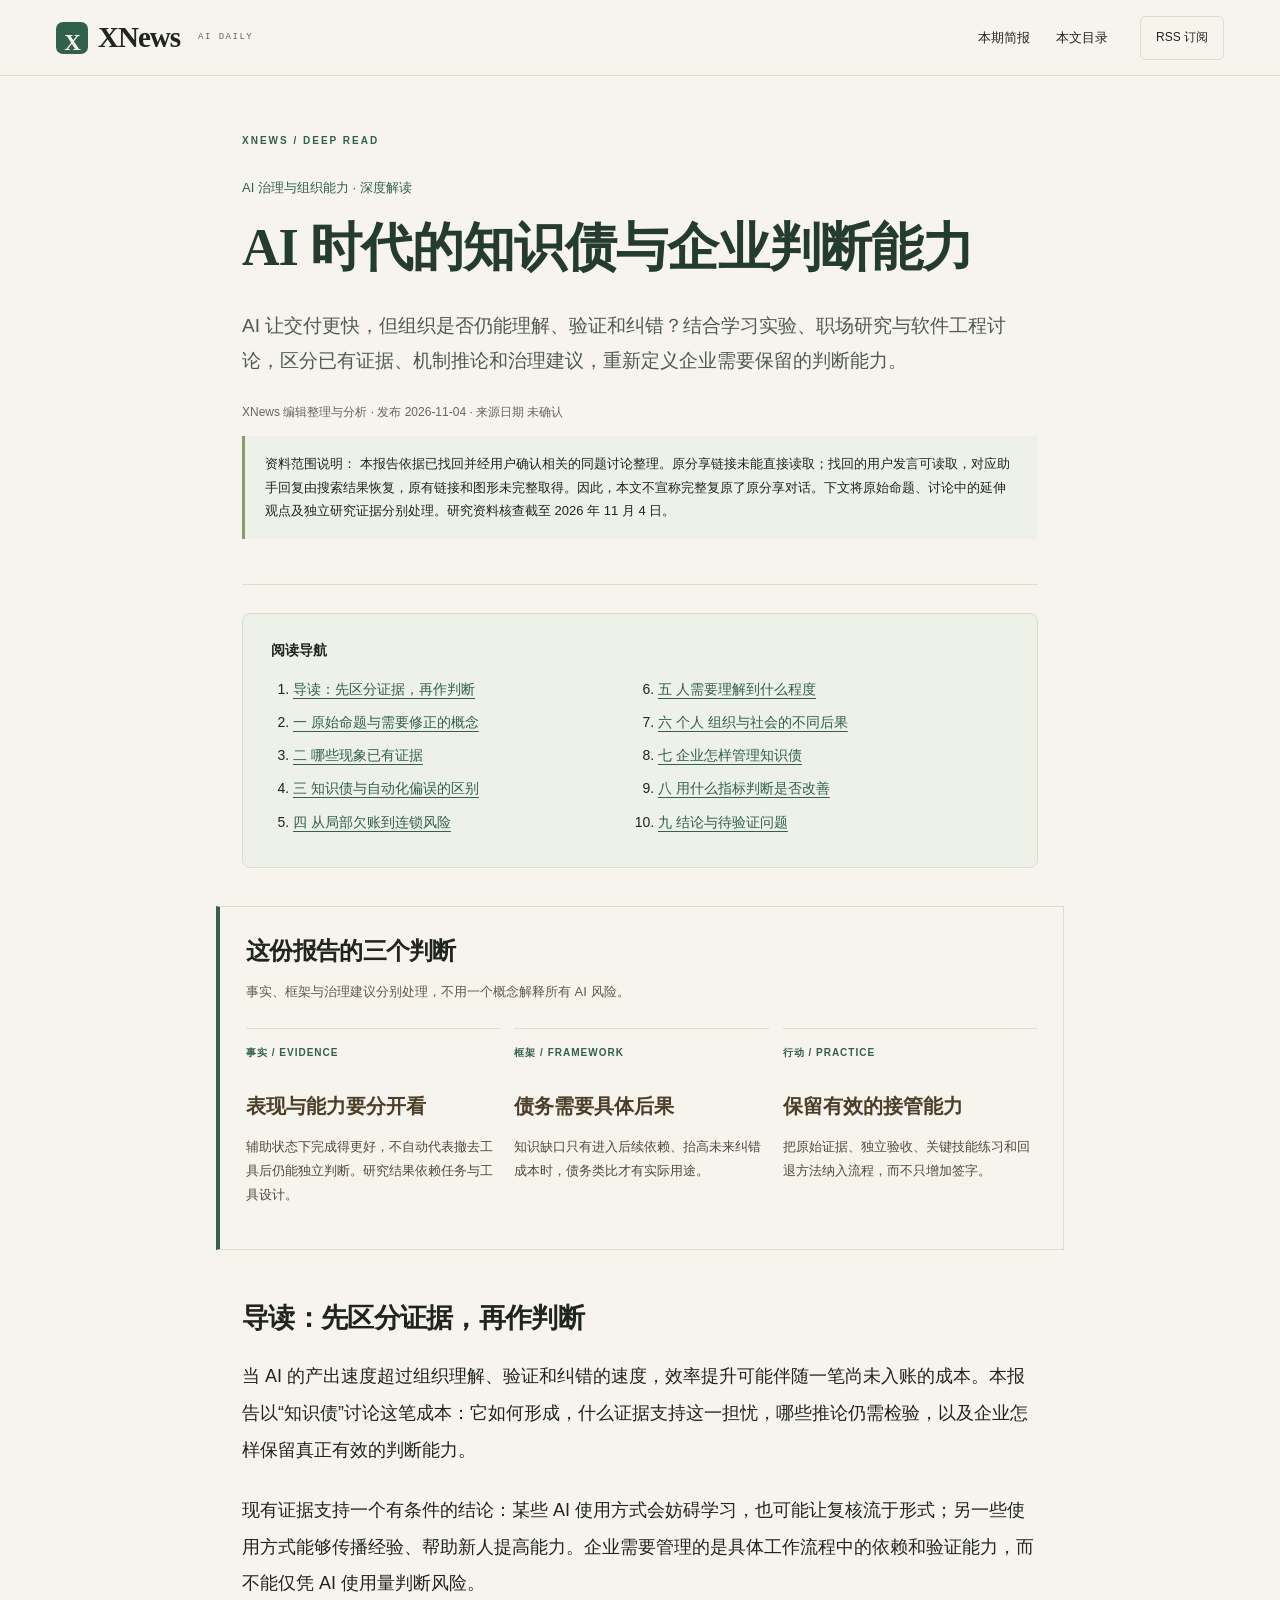
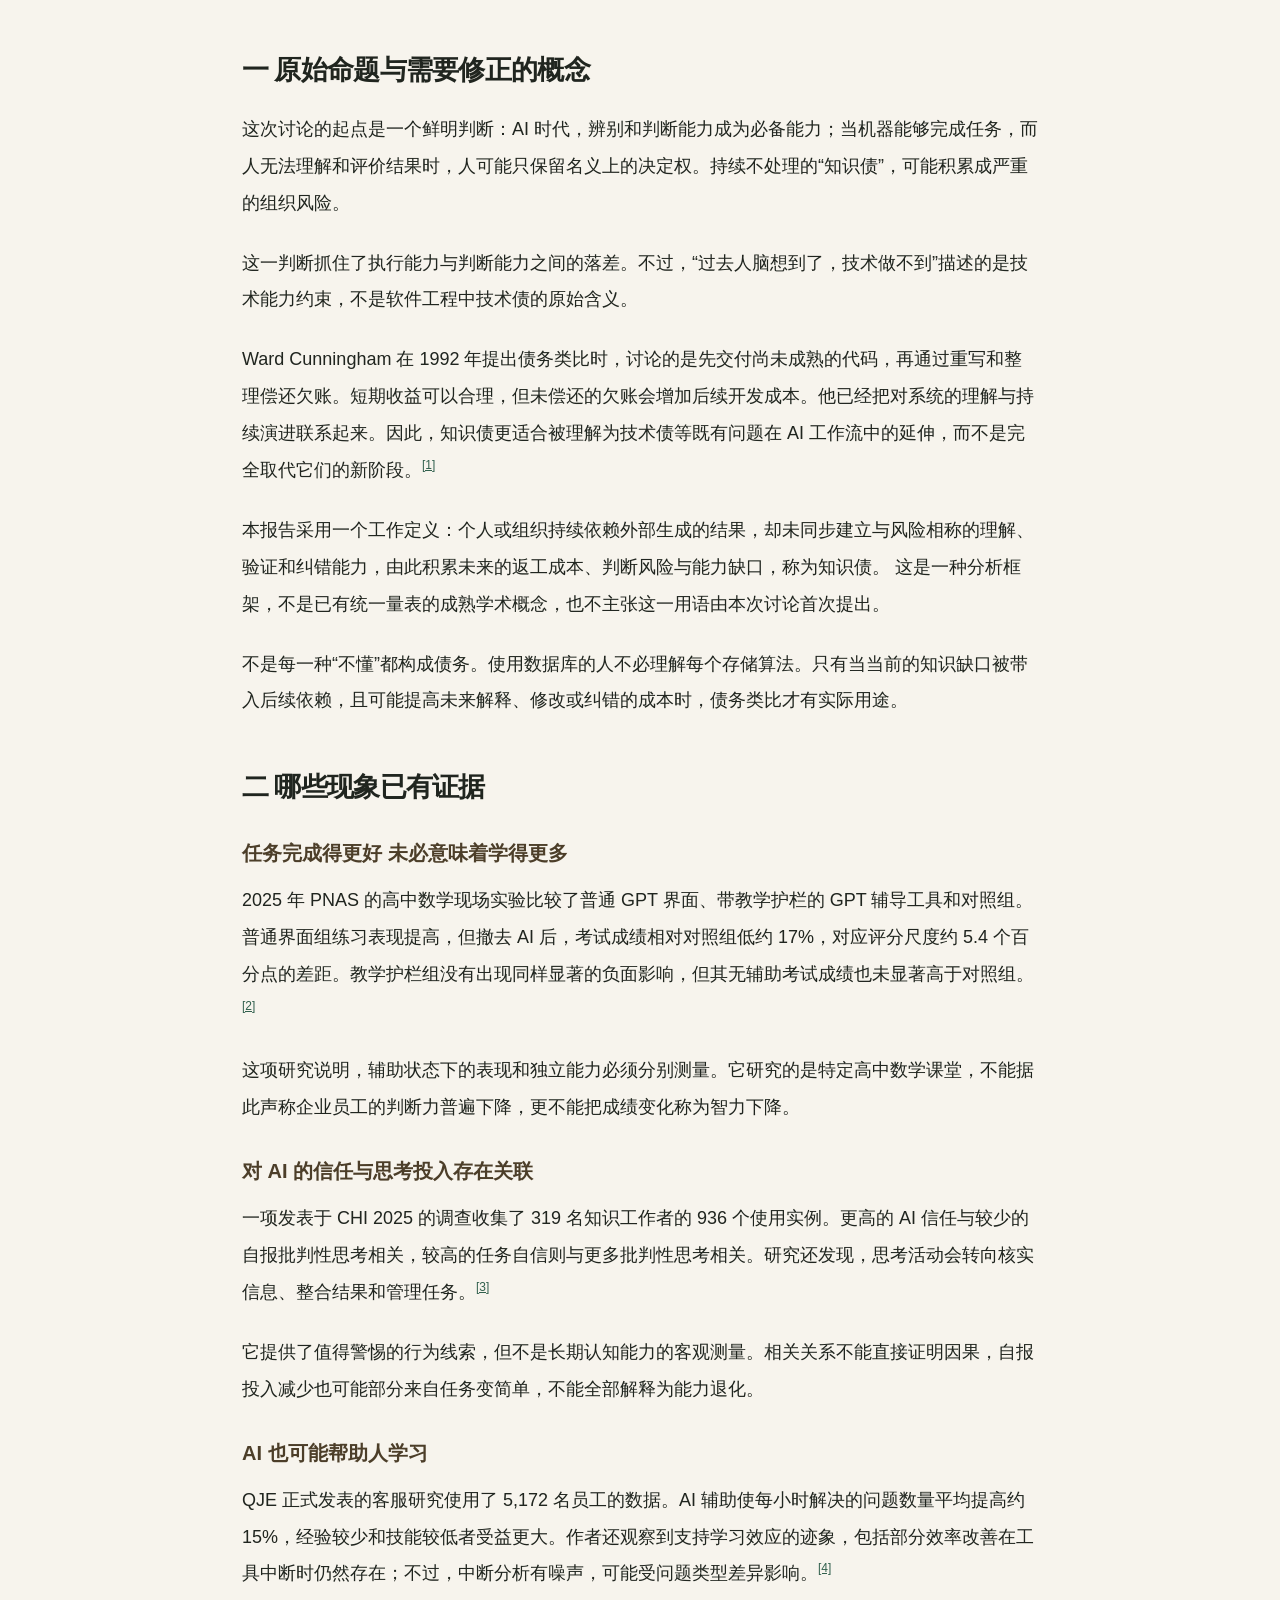
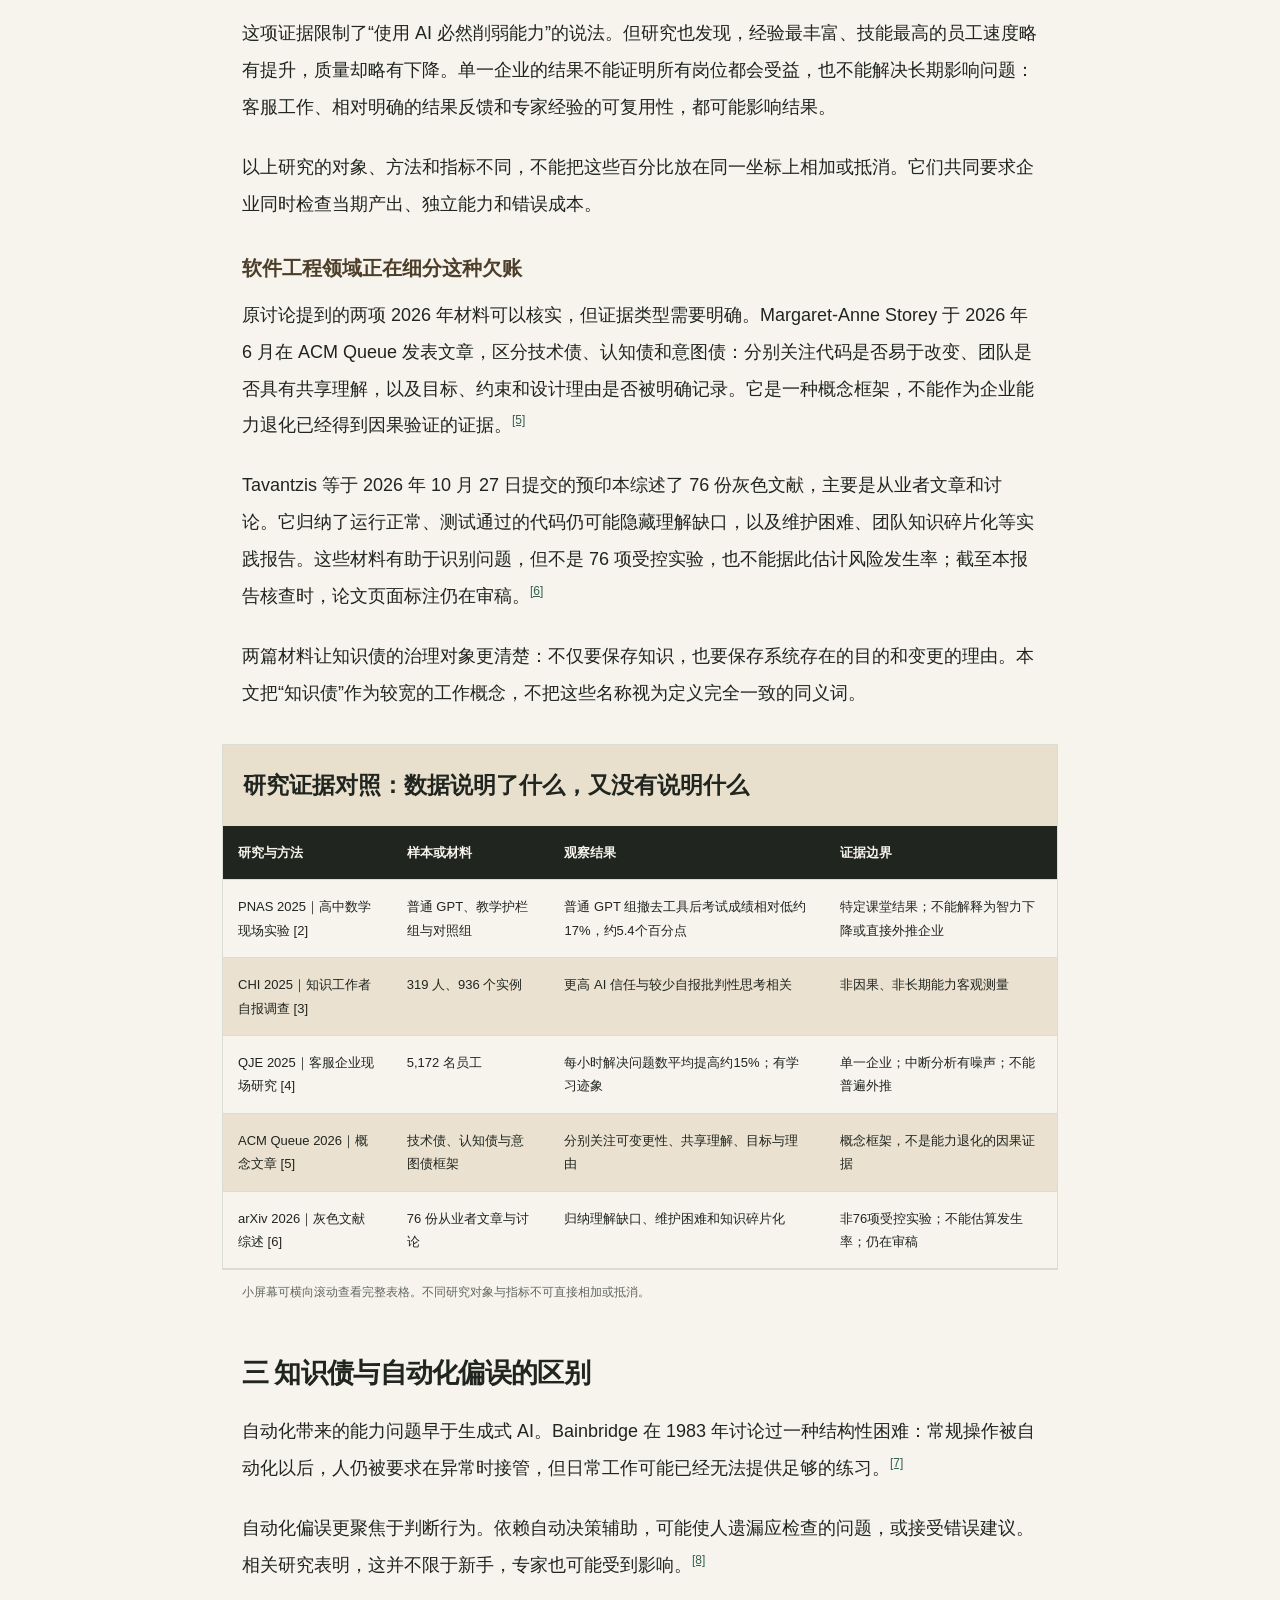
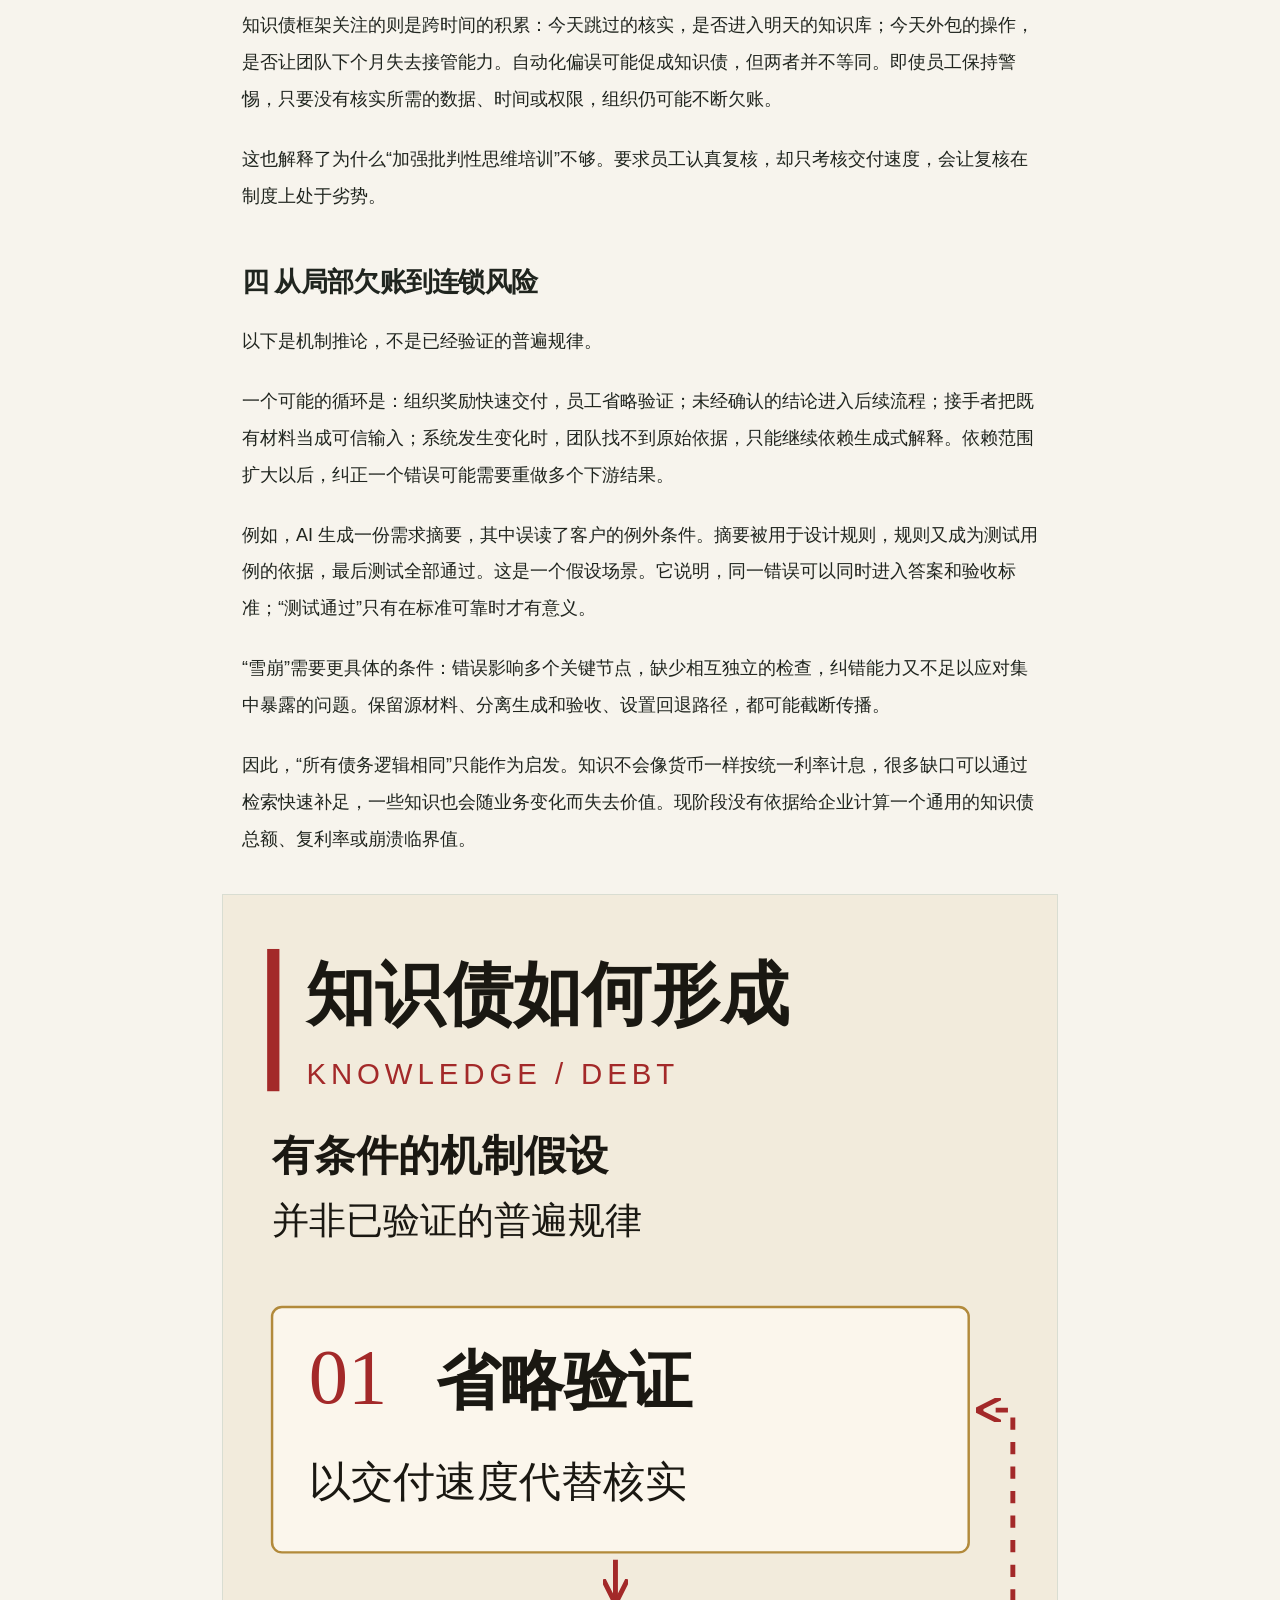
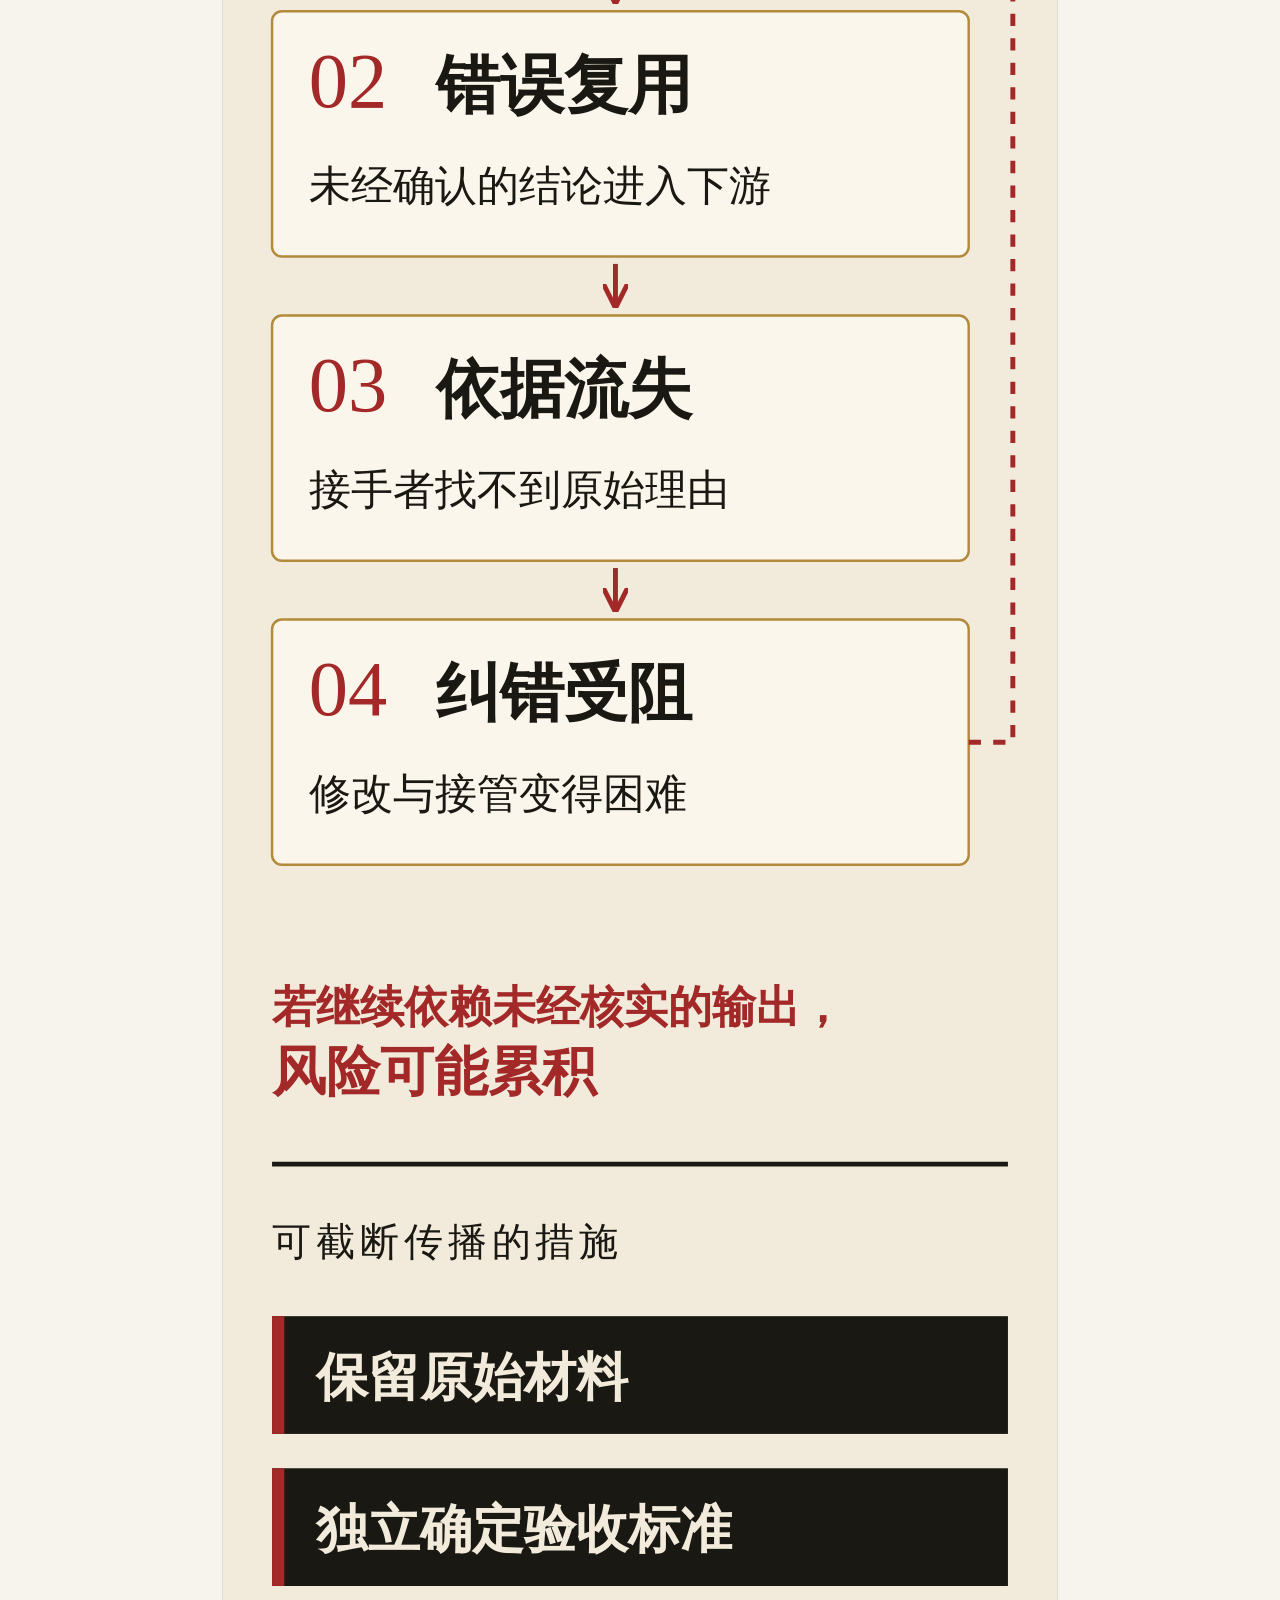
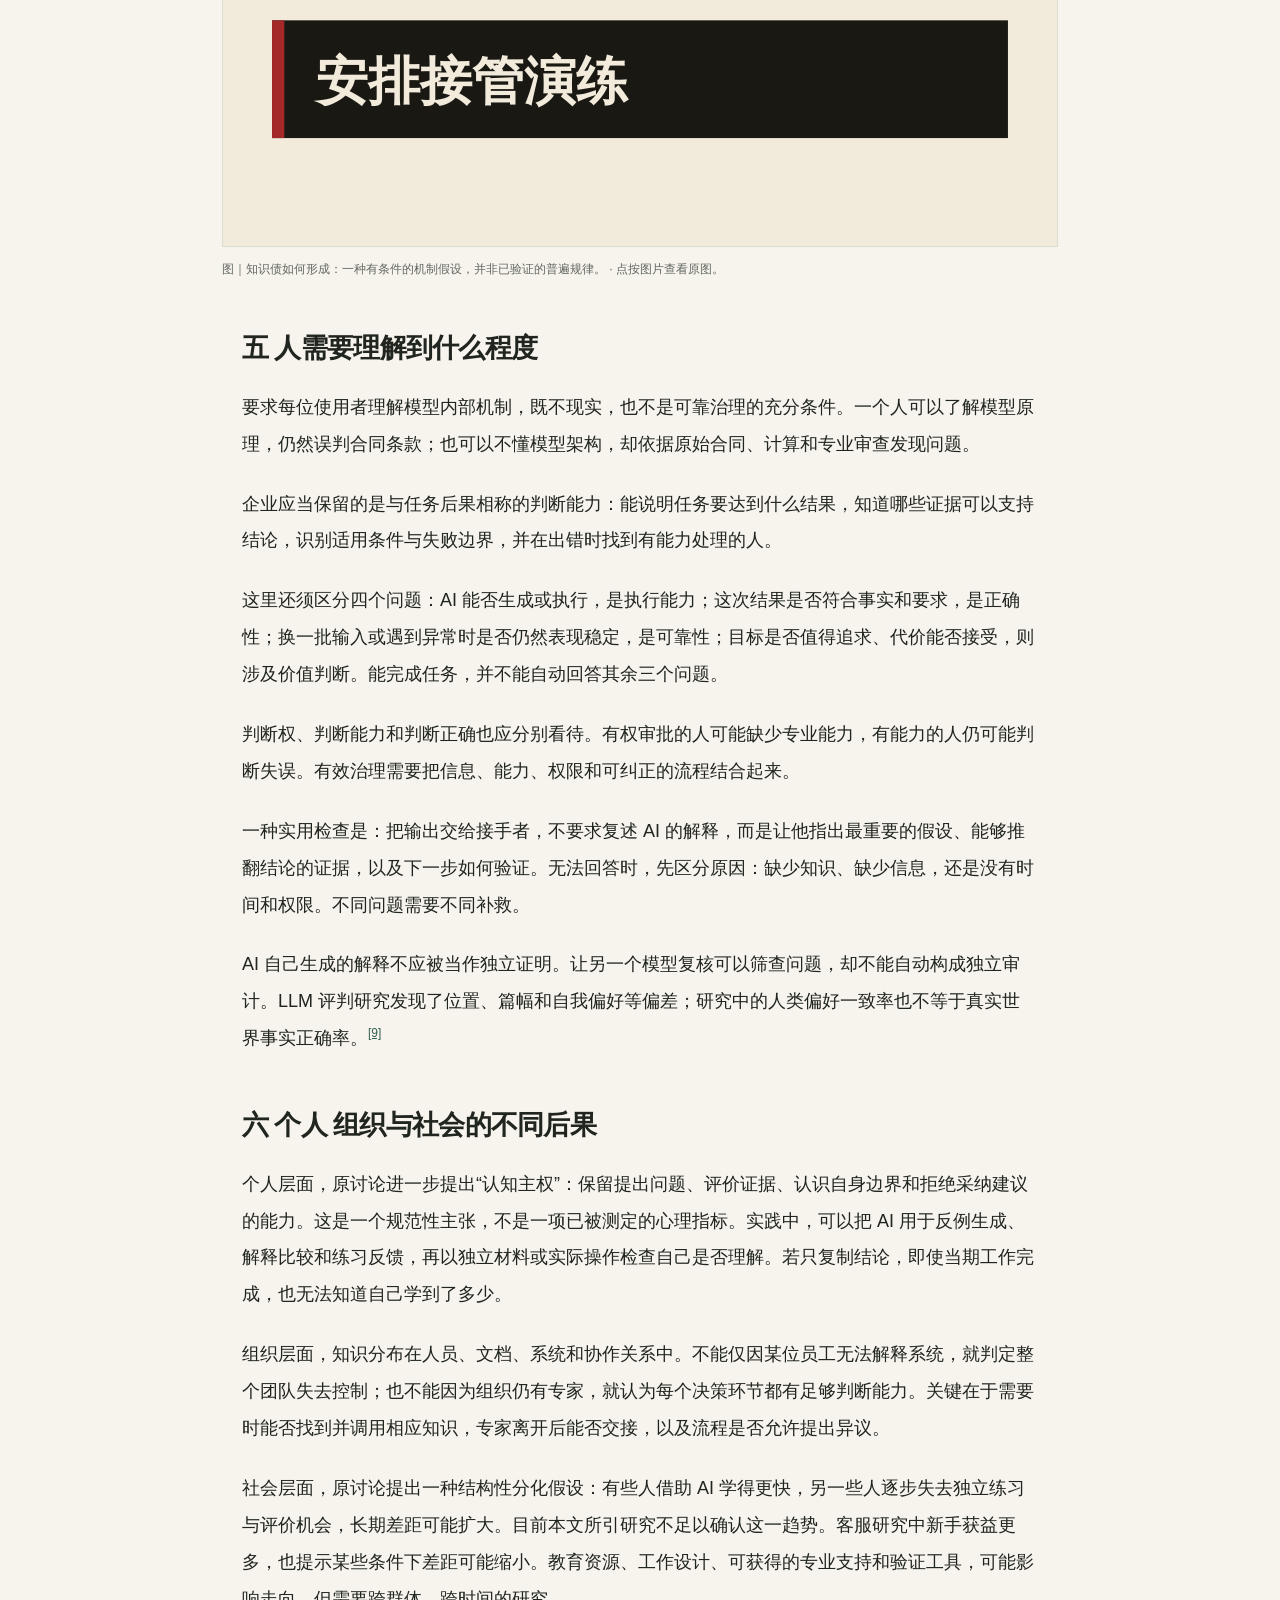
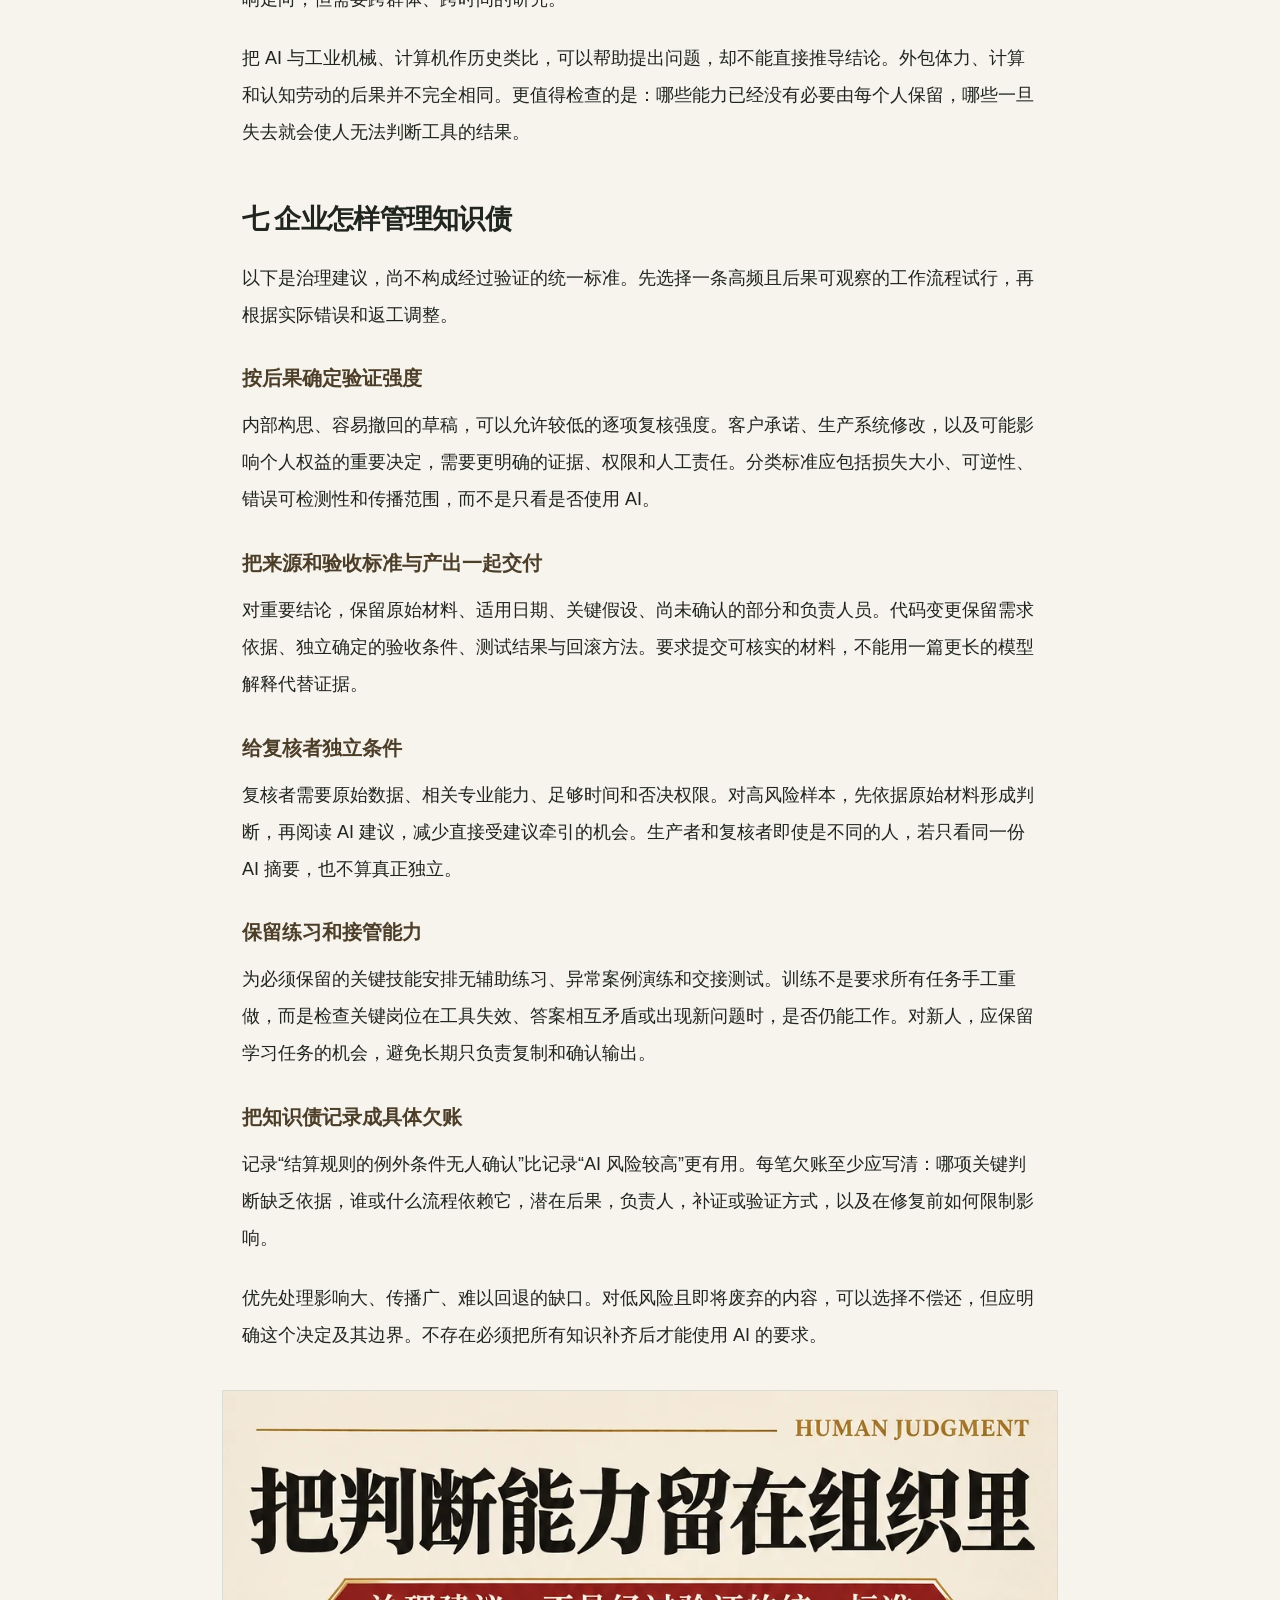
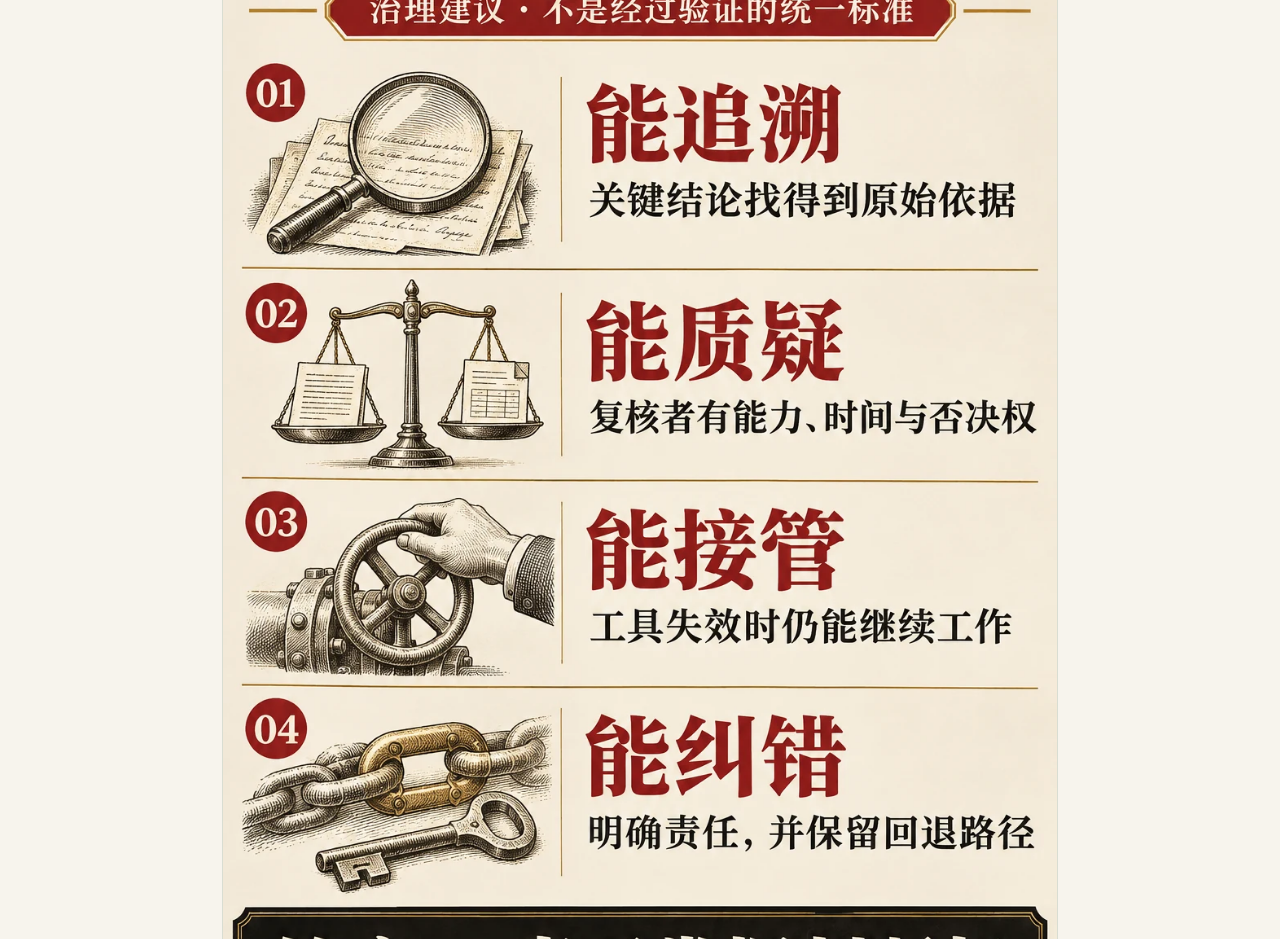
<file: articles/2026-11-04-knowledge-debt-enterprise-judgment.html>
<!doctype html>
<html lang="zh-CN"><head><meta charset="utf-8"><meta name="viewport" content="width=device-width, initial-scale=1"><title>AI 时代的知识债与企业判断能力 · XNews</title><meta name="description" content="AI 让交付更快，但组织是否仍能理解、验证和纠错？结合学习实验、职场研究与软件工程讨论，区分已有证据、机制推论和治理建议，重新定义企业需要保留的判断能力。"><link rel="canonical" href="https://all4worldjz.github.io/XNews/articles/2026-11-04-knowledge-debt-enterprise-judgment.html"><link rel="alternate" type="application/rss+xml" title="XNews RSS" href="../feed.xml"><link rel="stylesheet" href="../style.css?v=reading-experience-v3"><link rel="stylesheet" href="../article.css?v=reading-experience-v3"></head>
<body class="article-page" id="top"><a class="skip" href="#article-body">跳到正文</a><header class="site-header wrap"><a class="brand" href="../"><span class="brand-icon">X</span>XNews<span class="brand-sub">AI DAILY</span></a><nav aria-label="主导航"><a href="../?date=2026-11-04">本期简报</a><a href="#contents">本文目录</a></nav><a class="rss-nav" href="../feed.xml">RSS 订阅</a></header>
<main class="article-wrap"><header class="article-header"><p class="eyebrow">XNEWS / DEEP READ</p><p class="article-category">AI 治理与组织能力 · 深度解读</p><h1>AI 时代的知识债与企业判断能力</h1><p class="article-deck">AI 让交付更快，但组织是否仍能理解、验证和纠错？结合学习实验、职场研究与软件工程讨论，区分已有证据、机制推论和治理建议，重新定义企业需要保留的判断能力。</p><p class="article-meta">XNews 编辑整理与分析 · 发布 2026-11-04 · 来源日期 未确认</p><p class="article-disclosure">资料范围说明： 本报告依据已找回并经用户确认相关的同题讨论整理。原分享链接未能直接读取；找回的用户发言可读取，对应助手回复由搜索结果恢复，原有链接和图形未完整取得。因此，本文不宣称完整复原了原分享对话。下文将原始命题、讨论中的延伸观点及独立研究证据分别处理。研究资料核查截至 2026 年 11 月 4 日。</p></header>
<nav id="contents" class="article-toc" aria-label="本文目录"><strong>阅读导航</strong><ol><li><a href="#section-1">导读：先区分证据，再作判断</a></li><li><a href="#section-2">一 原始命题与需要修正的概念</a></li><li><a href="#section-3">二 哪些现象已有证据</a></li><li><a href="#section-4">三 知识债与自动化偏误的区别</a></li><li><a href="#section-5">四 从局部欠账到连锁风险</a></li><li><a href="#section-6">五 人需要理解到什么程度</a></li><li><a href="#section-7">六 个人 组织与社会的不同后果</a></li><li><a href="#section-8">七 企业怎样管理知识债</a></li><li><a href="#section-9">八 用什么指标判断是否改善</a></li><li><a href="#section-10">九 结论与待验证问题</a></li></ol></nav><article id="article-body" class="article-body"><figure class="report-visual visual-briefing"><figcaption><h2>这份报告的三个判断</h2><p>事实、框架与治理建议分别处理，不用一个概念解释所有 AI 风险。</p></figcaption><ol><li><span class="visual-label">事实 / EVIDENCE</span><h3>表现与能力要分开看</h3><p>辅助状态下完成得更好，不自动代表撤去工具后仍能独立判断。研究结果依赖任务与工具设计。</p></li><li><span class="visual-label">框架 / FRAMEWORK</span><h3>债务需要具体后果</h3><p>知识缺口只有进入后续依赖、抬高未来纠错成本时，债务类比才有实际用途。</p></li><li><span class="visual-label">行动 / PRACTICE</span><h3>保留有效的接管能力</h3><p>把原始证据、独立验收、关键技能练习和回退方法纳入流程，而不只增加签字。</p></li></ol></figure><section id="section-1"><h2>导读：先区分证据，再作判断</h2><p>当 AI 的产出速度超过组织理解、验证和纠错的速度，效率提升可能伴随一笔尚未入账的成本。本报告以“知识债”讨论这笔成本：它如何形成，什么证据支持这一担忧，哪些推论仍需检验，以及企业怎样保留真正有效的判断能力。</p><p>现有证据支持一个有条件的结论：某些 AI 使用方式会妨碍学习，也可能让复核流于形式；另一些使用方式能够传播经验、帮助新人提高能力。企业需要管理的是具体工作流程中的依赖和验证能力，而不能仅凭 AI 使用量判断风险。</p></section><section id="section-2"><h2>一 原始命题与需要修正的概念</h2><p>这次讨论的起点是一个鲜明判断：AI 时代，辨别和判断能力成为必备能力；当机器能够完成任务，而人无法理解和评价结果时，人可能只保留名义上的决定权。持续不处理的“知识债”，可能积累成严重的组织风险。</p><p>这一判断抓住了执行能力与判断能力之间的落差。不过，“过去人脑想到了，技术做不到”描述的是技术能力约束，不是软件工程中技术债的原始含义。</p><p>Ward Cunningham 在 1992 年提出债务类比时，讨论的是先交付尚未成熟的代码，再通过重写和整理偿还欠账。短期收益可以合理，但未偿还的欠账会增加后续开发成本。他已经把对系统的理解与持续演进联系起来。因此，知识债更适合被理解为技术债等既有问题在 AI 工作流中的延伸，而不是完全取代它们的新阶段。<a class="citation" href="#source-1" aria-label="来源 1">[1]</a></p><p>本报告采用一个工作定义：个人或组织持续依赖外部生成的结果，却未同步建立与风险相称的理解、验证和纠错能力，由此积累未来的返工成本、判断风险与能力缺口，称为知识债。 这是一种分析框架，不是已有统一量表的成熟学术概念，也不主张这一用语由本次讨论首次提出。</p><p>不是每一种“不懂”都构成债务。使用数据库的人不必理解每个存储算法。只有当当前的知识缺口被带入后续依赖，且可能提高未来解释、修改或纠错的成本时，债务类比才有实际用途。</p></section><section id="section-3"><h2>二 哪些现象已有证据</h2><h3>任务完成得更好 未必意味着学得更多</h3><p>2025 年 PNAS 的高中数学现场实验比较了普通 GPT 界面、带教学护栏的 GPT 辅导工具和对照组。普通界面组练习表现提高，但撤去 AI 后，考试成绩相对对照组低约 17%，对应评分尺度约 5.4 个百分点的差距。教学护栏组没有出现同样显著的负面影响，但其无辅助考试成绩也未显著高于对照组。<a class="citation" href="#source-2" aria-label="来源 2">[2]</a></p><p>这项研究说明，辅助状态下的表现和独立能力必须分别测量。它研究的是特定高中数学课堂，不能据此声称企业员工的判断力普遍下降，更不能把成绩变化称为智力下降。</p><h3>对 AI 的信任与思考投入存在关联</h3><p>一项发表于 CHI 2025 的调查收集了 319 名知识工作者的 936 个使用实例。更高的 AI 信任与较少的自报批判性思考相关，较高的任务自信则与更多批判性思考相关。研究还发现，思考活动会转向核实信息、整合结果和管理任务。<a class="citation" href="#source-3" aria-label="来源 3">[3]</a></p><p>它提供了值得警惕的行为线索，但不是长期认知能力的客观测量。相关关系不能直接证明因果，自报投入减少也可能部分来自任务变简单，不能全部解释为能力退化。</p><h3>AI 也可能帮助人学习</h3><p>QJE 正式发表的客服研究使用了 5,172 名员工的数据。AI 辅助使每小时解决的问题数量平均提高约 15%，经验较少和技能较低者受益更大。作者还观察到支持学习效应的迹象，包括部分效率改善在工具中断时仍然存在；不过，中断分析有噪声，可能受问题类型差异影响。<a class="citation" href="#source-4" aria-label="来源 4">[4]</a></p><p>这项证据限制了“使用 AI 必然削弱能力”的说法。但研究也发现，经验最丰富、技能最高的员工速度略有提升，质量却略有下降。单一企业的结果不能证明所有岗位都会受益，也不能解决长期影响问题：客服工作、相对明确的结果反馈和专家经验的可复用性，都可能影响结果。</p><p>以上研究的对象、方法和指标不同，不能把这些百分比放在同一坐标上相加或抵消。它们共同要求企业同时检查当期产出、独立能力和错误成本。</p><h3>软件工程领域正在细分这种欠账</h3><p>原讨论提到的两项 2026 年材料可以核实，但证据类型需要明确。Margaret-Anne Storey 于 2026 年 6 月在 ACM Queue 发表文章，区分技术债、认知债和意图债：分别关注代码是否易于改变、团队是否具有共享理解，以及目标、约束和设计理由是否被明确记录。它是一种概念框架，不能作为企业能力退化已经得到因果验证的证据。<a class="citation" href="#source-5" aria-label="来源 5">[5]</a></p><p>Tavantzis 等于 2026 年 10 月 27 日提交的预印本综述了 76 份灰色文献，主要是从业者文章和讨论。它归纳了运行正常、测试通过的代码仍可能隐藏理解缺口，以及维护困难、团队知识碎片化等实践报告。这些材料有助于识别问题，但不是 76 项受控实验，也不能据此估计风险发生率；截至本报告核查时，论文页面标注仍在审稿。<a class="citation" href="#source-6" aria-label="来源 6">[6]</a></p><p>两篇材料让知识债的治理对象更清楚：不仅要保存知识，也要保存系统存在的目的和变更的理由。本文把“知识债”作为较宽的工作概念，不把这些名称视为定义完全一致的同义词。</p></section><div class="report-table" role="region" aria-label="研究证据对照：数据说明了什么，又没有说明什么" tabindex="0"><table><caption>研究证据对照：数据说明了什么，又没有说明什么</caption><thead><tr><th scope="col">研究与方法</th><th scope="col">样本或材料</th><th scope="col">观察结果</th><th scope="col">证据边界</th></tr></thead><tbody><tr><td>PNAS 2025｜高中数学现场实验 [2]</td><td>普通 GPT、教学护栏组与对照组</td><td>普通 GPT 组撤去工具后考试成绩相对低约17%，约5.4个百分点</td><td>特定课堂结果；不能解释为智力下降或直接外推企业</td></tr><tr><td>CHI 2025｜知识工作者自报调查 [3]</td><td>319 人、936 个实例</td><td>更高 AI 信任与较少自报批判性思考相关</td><td>非因果、非长期能力客观测量</td></tr><tr><td>QJE 2025｜客服企业现场研究 [4]</td><td>5,172 名员工</td><td>每小时解决问题数平均提高约15%；有学习迹象</td><td>单一企业；中断分析有噪声；不能普遍外推</td></tr><tr><td>ACM Queue 2026｜概念文章 [5]</td><td>技术债、认知债与意图债框架</td><td>分别关注可变更性、共享理解、目标与理由</td><td>概念框架，不是能力退化的因果证据</td></tr><tr><td>arXiv 2026｜灰色文献综述 [6]</td><td>76 份从业者文章与讨论</td><td>归纳理解缺口、维护困难和知识碎片化</td><td>非76项受控实验；不能估算发生率；仍在审稿</td></tr></tbody></table></div><p class="table-note">小屏幕可横向滚动查看完整表格。不同研究对象与指标不可直接相加或抵消。</p><section id="section-4"><h2>三 知识债与自动化偏误的区别</h2><p>自动化带来的能力问题早于生成式 AI。Bainbridge 在 1983 年讨论过一种结构性困难：常规操作被自动化以后，人仍被要求在异常时接管，但日常工作可能已经无法提供足够的练习。<a class="citation" href="#source-7" aria-label="来源 7">[7]</a></p><p>自动化偏误更聚焦于判断行为。依赖自动决策辅助，可能使人遗漏应检查的问题，或接受错误建议。相关研究表明，这并不限于新手，专家也可能受到影响。<a class="citation" href="#source-8" aria-label="来源 8">[8]</a></p><p>知识债框架关注的则是跨时间的积累：今天跳过的核实，是否进入明天的知识库；今天外包的操作，是否让团队下个月失去接管能力。自动化偏误可能促成知识债，但两者并不等同。即使员工保持警惕，只要没有核实所需的数据、时间或权限，组织仍可能不断欠账。</p><p>这也解释了为什么“加强批判性思维培训”不够。要求员工认真复核，却只考核交付速度，会让复核在制度上处于劣势。</p></section><section id="section-5"><h2>四 从局部欠账到连锁风险</h2><p>以下是机制推论，不是已经验证的普遍规律。</p><p>一个可能的循环是：组织奖励快速交付，员工省略验证；未经确认的结论进入后续流程；接手者把既有材料当成可信输入；系统发生变化时，团队找不到原始依据，只能继续依赖生成式解释。依赖范围扩大以后，纠正一个错误可能需要重做多个下游结果。</p><p>例如，AI 生成一份需求摘要，其中误读了客户的例外条件。摘要被用于设计规则，规则又成为测试用例的依据，最后测试全部通过。这是一个假设场景。它说明，同一错误可以同时进入答案和验收标准；“测试通过”只有在标准可靠时才有意义。</p><p>“雪崩”需要更具体的条件：错误影响多个关键节点，缺少相互独立的检查，纠错能力又不足以应对集中暴露的问题。保留源材料、分离生成和验收、设置回退路径，都可能截断传播。</p><p>因此，“所有债务逻辑相同”只能作为启发。知识不会像货币一样按统一利率计息，很多缺口可以通过检索快速补足，一些知识也会随业务变化而失去价值。现阶段没有依据给企业计算一个通用的知识债总额、复利率或崩溃临界值。</p></section><figure class="article-figure"><a href="../assets/knowledge-debt-mechanism.webp" aria-label="打开信息图原图"><picture><source media="(max-width: 600px)" srcset="../assets/knowledge-debt-mechanism-mobile.svg"><img src="../assets/knowledge-debt-mechanism.webp" alt="知识债的条件性机制假设：省略验证、错误复用、依据流失与纠错受阻可能形成反馈；保留原始材料、独立确定验收标准和接管演练可帮助截断传播。" loading="lazy"></picture></a><figcaption>图｜知识债如何形成：一种有条件的机制假设，并非已验证的普遍规律。 · 点按图片查看原图。</figcaption></figure><section id="section-6"><h2>五 人需要理解到什么程度</h2><p>要求每位使用者理解模型内部机制，既不现实，也不是可靠治理的充分条件。一个人可以了解模型原理，仍然误判合同条款；也可以不懂模型架构，却依据原始合同、计算和专业审查发现问题。</p><p>企业应当保留的是与任务后果相称的判断能力：能说明任务要达到什么结果，知道哪些证据可以支持结论，识别适用条件与失败边界，并在出错时找到有能力处理的人。</p><p>这里还须区分四个问题：AI 能否生成或执行，是执行能力；这次结果是否符合事实和要求，是正确性；换一批输入或遇到异常时是否仍然表现稳定，是可靠性；目标是否值得追求、代价能否接受，则涉及价值判断。能完成任务，并不能自动回答其余三个问题。</p><p>判断权、判断能力和判断正确也应分别看待。有权审批的人可能缺少专业能力，有能力的人仍可能判断失误。有效治理需要把信息、能力、权限和可纠正的流程结合起来。</p><p>一种实用检查是：把输出交给接手者，不要求复述 AI 的解释，而是让他指出最重要的假设、能够推翻结论的证据，以及下一步如何验证。无法回答时，先区分原因：缺少知识、缺少信息，还是没有时间和权限。不同问题需要不同补救。</p><p>AI 自己生成的解释不应被当作独立证明。让另一个模型复核可以筛查问题，却不能自动构成独立审计。LLM 评判研究发现了位置、篇幅和自我偏好等偏差；研究中的人类偏好一致率也不等于真实世界事实正确率。<a class="citation" href="#source-9" aria-label="来源 9">[9]</a></p></section><section id="section-7"><h2>六 个人 组织与社会的不同后果</h2><p>个人层面，原讨论进一步提出“认知主权”：保留提出问题、评价证据、认识自身边界和拒绝采纳建议的能力。这是一个规范性主张，不是一项已被测定的心理指标。实践中，可以把 AI 用于反例生成、解释比较和练习反馈，再以独立材料或实际操作检查自己是否理解。若只复制结论，即使当期工作完成，也无法知道自己学到了多少。</p><p>组织层面，知识分布在人员、文档、系统和协作关系中。不能仅因某位员工无法解释系统，就判定整个团队失去控制；也不能因为组织仍有专家，就认为每个决策环节都有足够判断能力。关键在于需要时能否找到并调用相应知识，专家离开后能否交接，以及流程是否允许提出异议。</p><p>社会层面，原讨论提出一种结构性分化假设：有些人借助 AI 学得更快，另一些人逐步失去独立练习与评价机会，长期差距可能扩大。目前本文所引研究不足以确认这一趋势。客服研究中新手获益更多，也提示某些条件下差距可能缩小。教育资源、工作设计、可获得的专业支持和验证工具，可能影响走向，但需要跨群体、跨时间的研究。</p><p>把 AI 与工业机械、计算机作历史类比，可以帮助提出问题，却不能直接推导结论。外包体力、计算和认知劳动的后果并不完全相同。更值得检查的是：哪些能力已经没有必要由每个人保留，哪些一旦失去就会使人无法判断工具的结果。</p></section><section id="section-8"><h2>七 企业怎样管理知识债</h2><p>以下是治理建议，尚不构成经过验证的统一标准。先选择一条高频且后果可观察的工作流程试行，再根据实际错误和返工调整。</p><h3>按后果确定验证强度</h3><p>内部构思、容易撤回的草稿，可以允许较低的逐项复核强度。客户承诺、生产系统修改，以及可能影响个人权益的重要决定，需要更明确的证据、权限和人工责任。分类标准应包括损失大小、可逆性、错误可检测性和传播范围，而不是只看是否使用 AI。</p><h3>把来源和验收标准与产出一起交付</h3><p>对重要结论，保留原始材料、适用日期、关键假设、尚未确认的部分和负责人员。代码变更保留需求依据、独立确定的验收条件、测试结果与回滚方法。要求提交可核实的材料，不能用一篇更长的模型解释代替证据。</p><h3>给复核者独立条件</h3><p>复核者需要原始数据、相关专业能力、足够时间和否决权限。对高风险样本，先依据原始材料形成判断，再阅读 AI 建议，减少直接受建议牵引的机会。生产者和复核者即使是不同的人，若只看同一份 AI 摘要，也不算真正独立。</p><h3>保留练习和接管能力</h3><p>为必须保留的关键技能安排无辅助练习、异常案例演练和交接测试。训练不是要求所有任务手工重做，而是检查关键岗位在工具失效、答案相互矛盾或出现新问题时，是否仍能工作。对新人，应保留学习任务的机会，避免长期只负责复制和确认输出。</p><h3>把知识债记录成具体欠账</h3><p>记录“结算规则的例外条件无人确认”比记录“AI 风险较高”更有用。每笔欠账至少应写清：哪项关键判断缺乏依据，谁或什么流程依赖它，潜在后果，负责人，补证或验证方式，以及在修复前如何限制影响。</p><p>优先处理影响大、传播广、难以回退的缺口。对低风险且即将废弃的内容，可以选择不偿还，但应明确这个决定及其边界。不存在必须把所有知识补齐后才能使用 AI 的要求。</p></section><figure class="article-figure"><a href="../assets/judgment-governance.webp" aria-label="打开信息图原图"><picture><img src="../assets/judgment-governance.webp" alt="判断能力的四项治理建议：能追溯原始依据，能质疑并拥有否决权限，工具失效时能接管，明确责任且能纠错回退。" loading="lazy"></picture></a><figcaption>图｜把判断能力留在组织里。以下是治理建议，不是经过验证的统一标准。 · 点按图片查看原图。</figcaption></figure><section id="section-9"><h2>八 用什么指标判断是否改善</h2><p>企业可以先建立基线，再以相近难度的任务重复测量。不要把不同岗位硬合成为一个“知识债指数”。</p><p>产出质量： 交付量和耗时之外，记录错误严重程度、返工时间及下游损失。</p><p>独立判断： 对代表性任务检查无辅助表现，以及对预设错误的发现能力。演练应有明确目的和适当告知，避免变成惩罚工具。</p><p>证据覆盖： 抽查关键结论是否有可访问的原始依据，来源是否过期，引用是否真的支持结论。</p><p>组织连续性： 测试关键流程能否被另一名合格人员接手，异常情况下能否回退。</p><p>欠账处理： 查看高风险未验证事项的存量、持续时间与修复情况，而不只是培训次数或工具使用率。</p><p>若交付更快、质量稳定、独立能力也保持或改善，说明该流程没有呈现预期的退化迹象。若交付更快但错误更难发现、接管更慢，则应缩小自动化范围，修复验证和学习环节。任何阈值都应由业务损失和可承受风险决定，不宜套用任意的行业数字。</p></section><section id="section-10"><h2>九 结论与待验证问题</h2><p>“知识债”最有价值的地方，是提醒组织把未来的理解、验证和纠错成本计入今天的效率收益。它的解释力取决于能否指出具体欠账及其后果，而不是把所有不理解都归为风险。</p><p>现有研究足以支持警惕，也足以反对宿命论。AI 可以省略学习过程，也可以传播经验；两条路径取决于任务、反馈、工具设计和组织激励。人类是否“被降级”，应具体落实为能否质疑结果、改变决定、发现错误并完成接管，而不只是流程中有没有人的签字。</p><p>值得继续追踪的是长期问题：哪些岗位的独立能力会变化，哪些能力不再需要保留，哪些验证安排真正降低损失，以及企业能否在扩大产出的同时维持知识传承。回答这些问题，需要同一流程的持续观察和实际结果，不能仅依靠短期效率演示或对未来的类比。
</p></section></article><section class="article-sources" id="sources"><h2>来源与核验</h2><p>核验记录：2026-11-04T07:13:00Z。事实材料与编辑分析分别标明，来源中的主张不等于独立验证结果。</p><ol><li id="source-1"><a href="https://c2.com/doc/oopsla92.html" rel="noopener noreferrer">原始文献</a></li><li id="source-2"><a href="https://www.pnas.org/doi/10.1073/pnas.2422633122" rel="noopener noreferrer">Bastani 等，2025</a></li><li id="source-3"><a href="https://www.microsoft.com/en-us/research/wp-content/uploads/2025/01/lee_2025_ai_critical_thinking_survey.pdf" rel="noopener noreferrer">Lee 等，2025</a></li><li id="source-4"><a href="https://doi.org/10.1093/qje/qjae044" rel="noopener noreferrer">Brynjolfsson、Li、Raymond，2025</a></li><li id="source-5"><a href="https://doi.org/10.1145/3807966" rel="noopener noreferrer">Storey，2026</a></li><li id="source-6"><a href="https://arxiv.org/abs/2610.37888" rel="noopener noreferrer">Tavantzis 等，2026</a></li><li id="source-7"><a href="https://tc.ifac-control.org/4/1/newsletter/ironies-of-automation/view" rel="noopener noreferrer">《Ironies of Automation》</a></li><li id="source-8"><a href="https://depositonce.tu-berlin.de/items/0c787d91-6021-480b-a333-009e0d1d0092" rel="noopener noreferrer">Parasuraman 与 Manzey，2010</a></li><li id="source-9"><a href="https://arxiv.org/abs/2306.05685" rel="noopener noreferrer">Zheng 等，2023</a></li></ol></section><div class="article-end"><a href="../?date=2026-11-04#knowledge-debt-enterprise-judgment">← 回到本期简报</a><a href="#contents">回到目录 ↑</a><a href="../feed.xml">RSS 订阅 ↗</a></div></main><footer class="wrap"><a class="brand" href="../">XNews</a><p>事实有来源 · 解读有边界</p></footer><nav class="mobile-dock" aria-label="快捷阅读导航"><a href="../?date=2026-11-04">本期</a><a href="#contents">目录</a><a href="#sources">来源</a><a href="#top">顶部 ↑</a></nav></body></html>
</file>
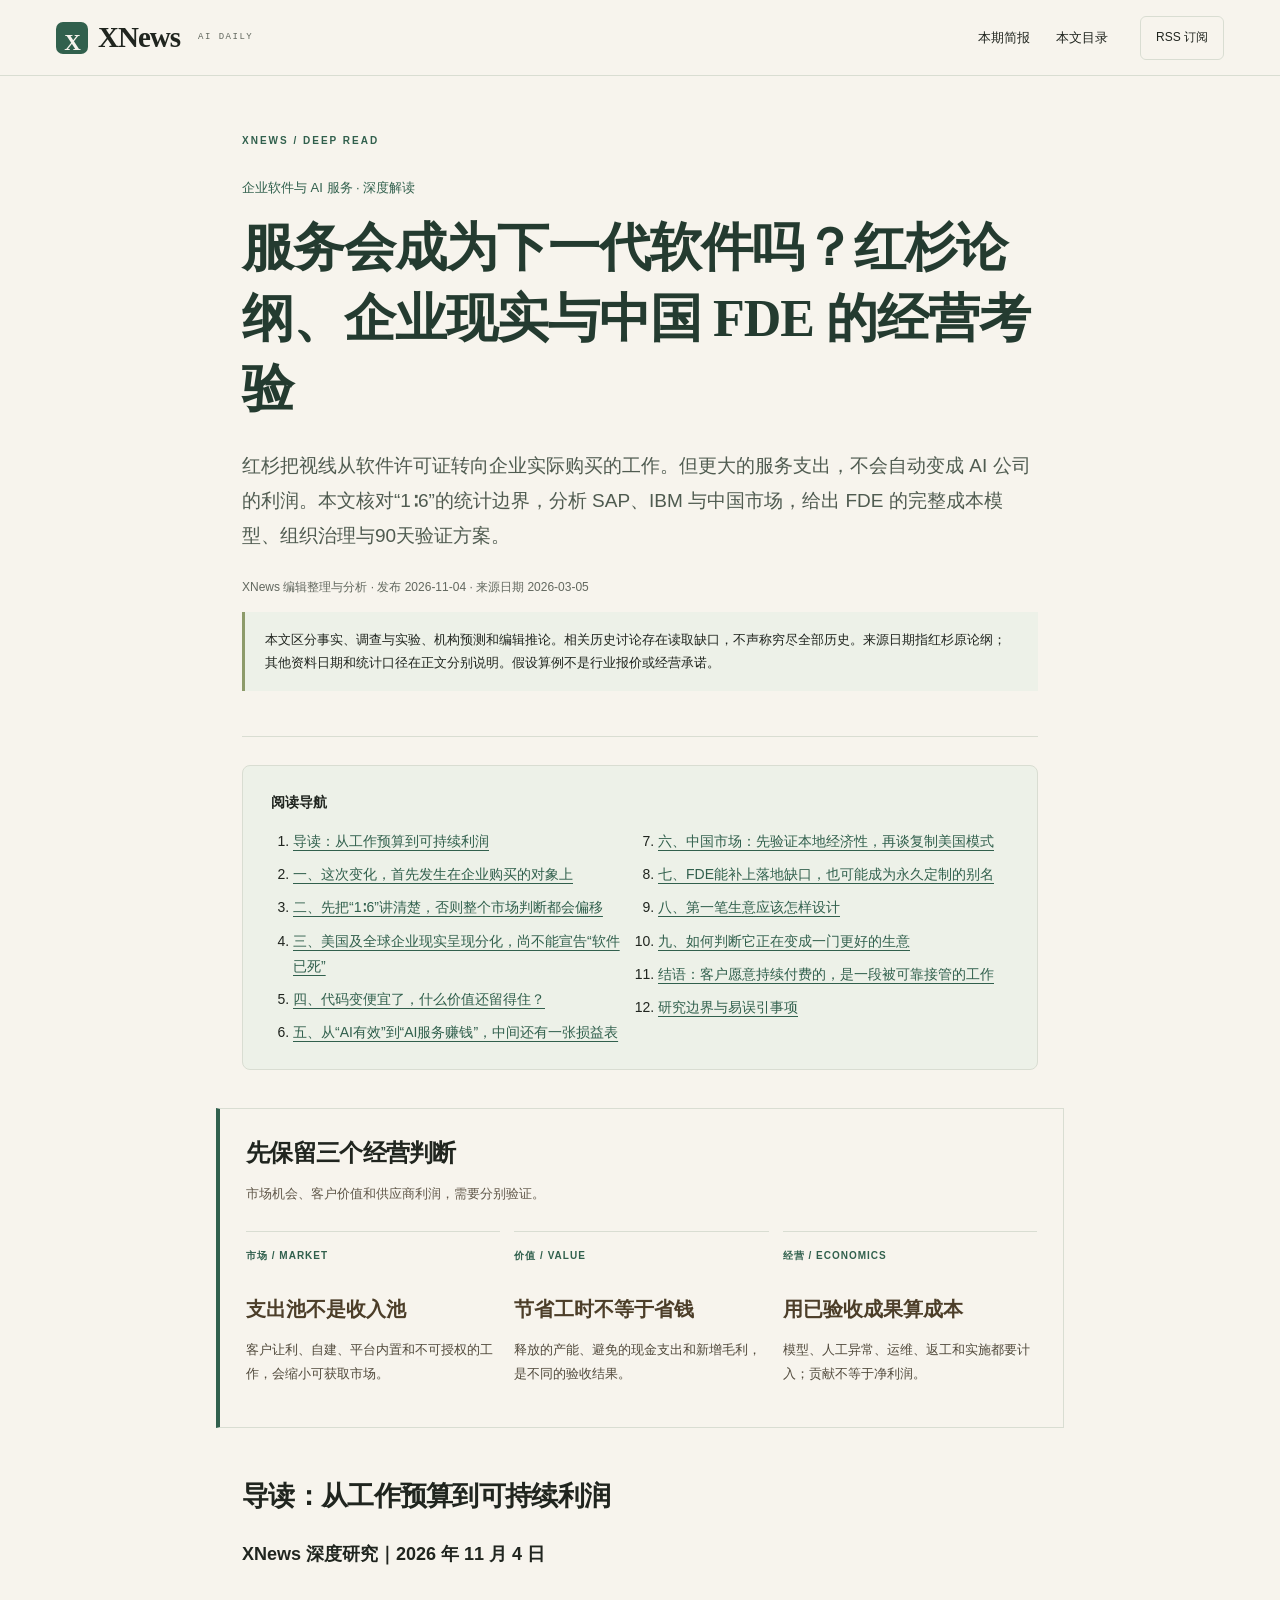
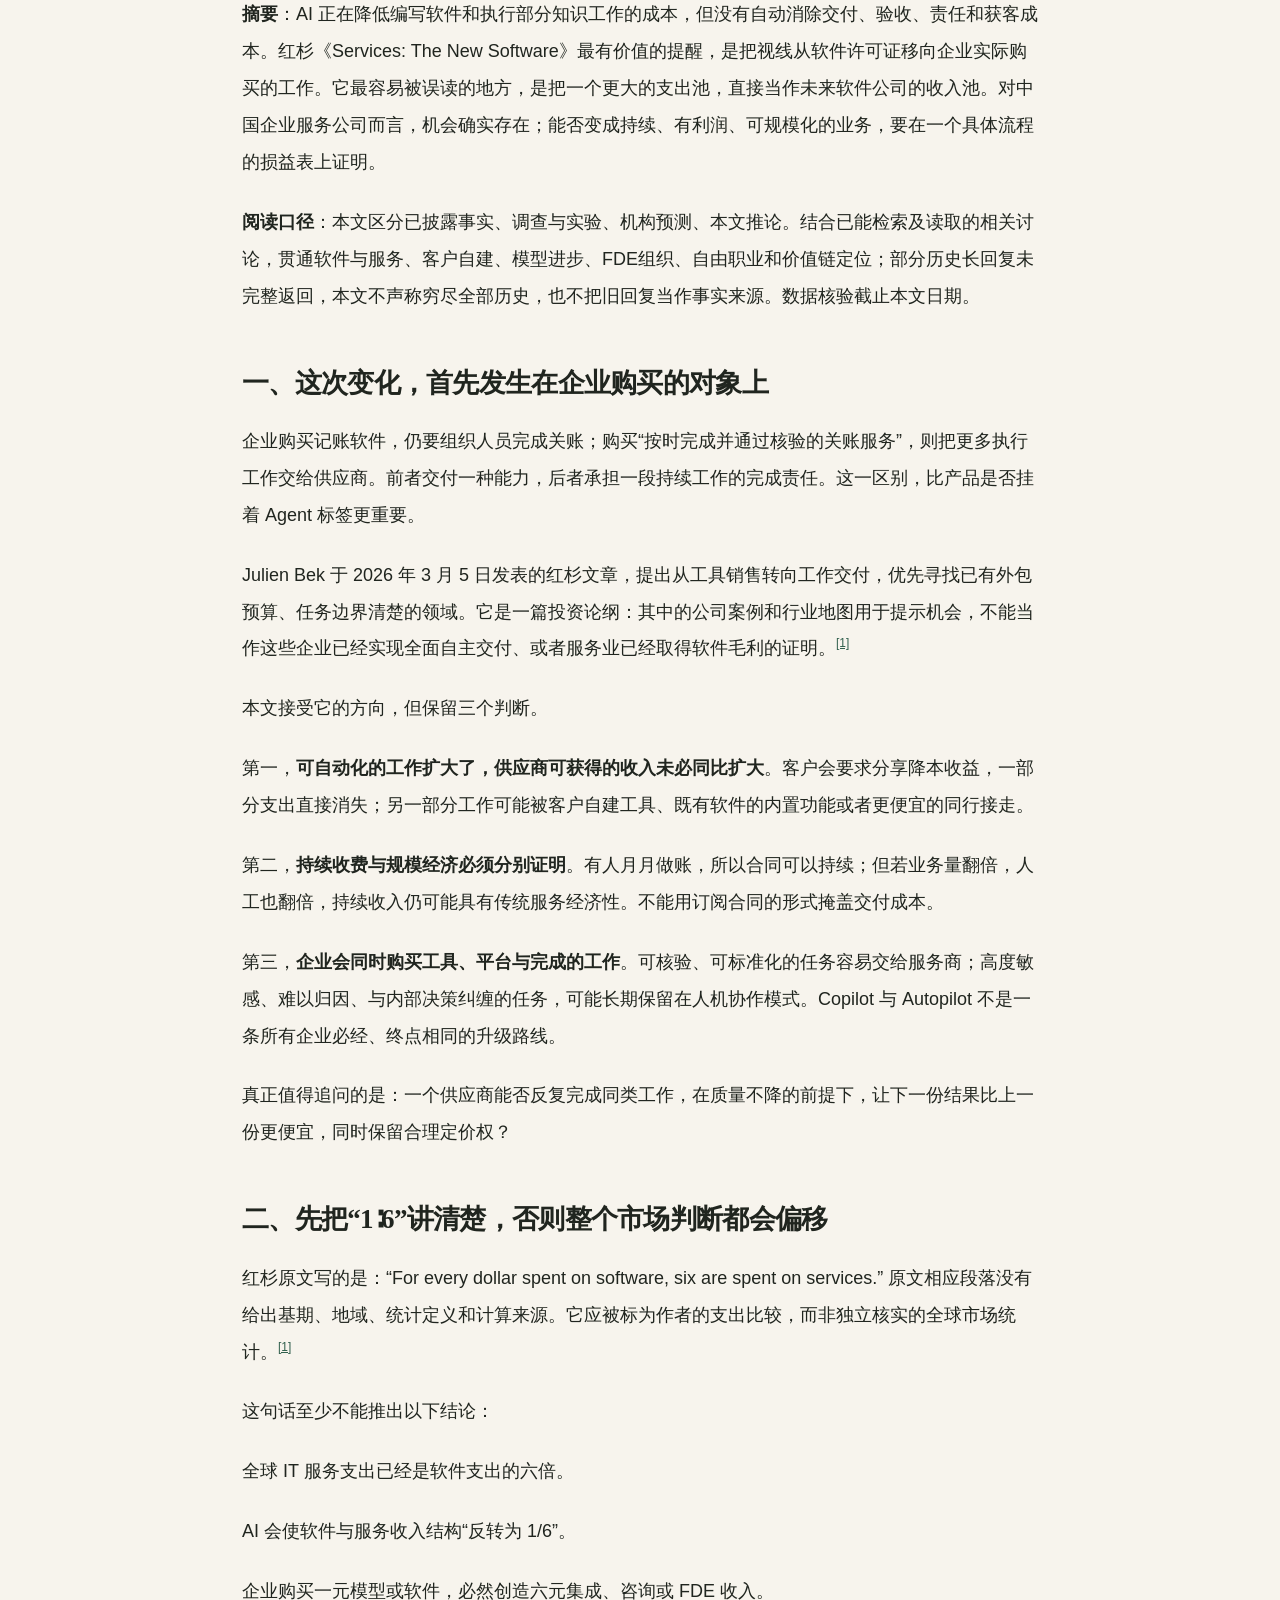
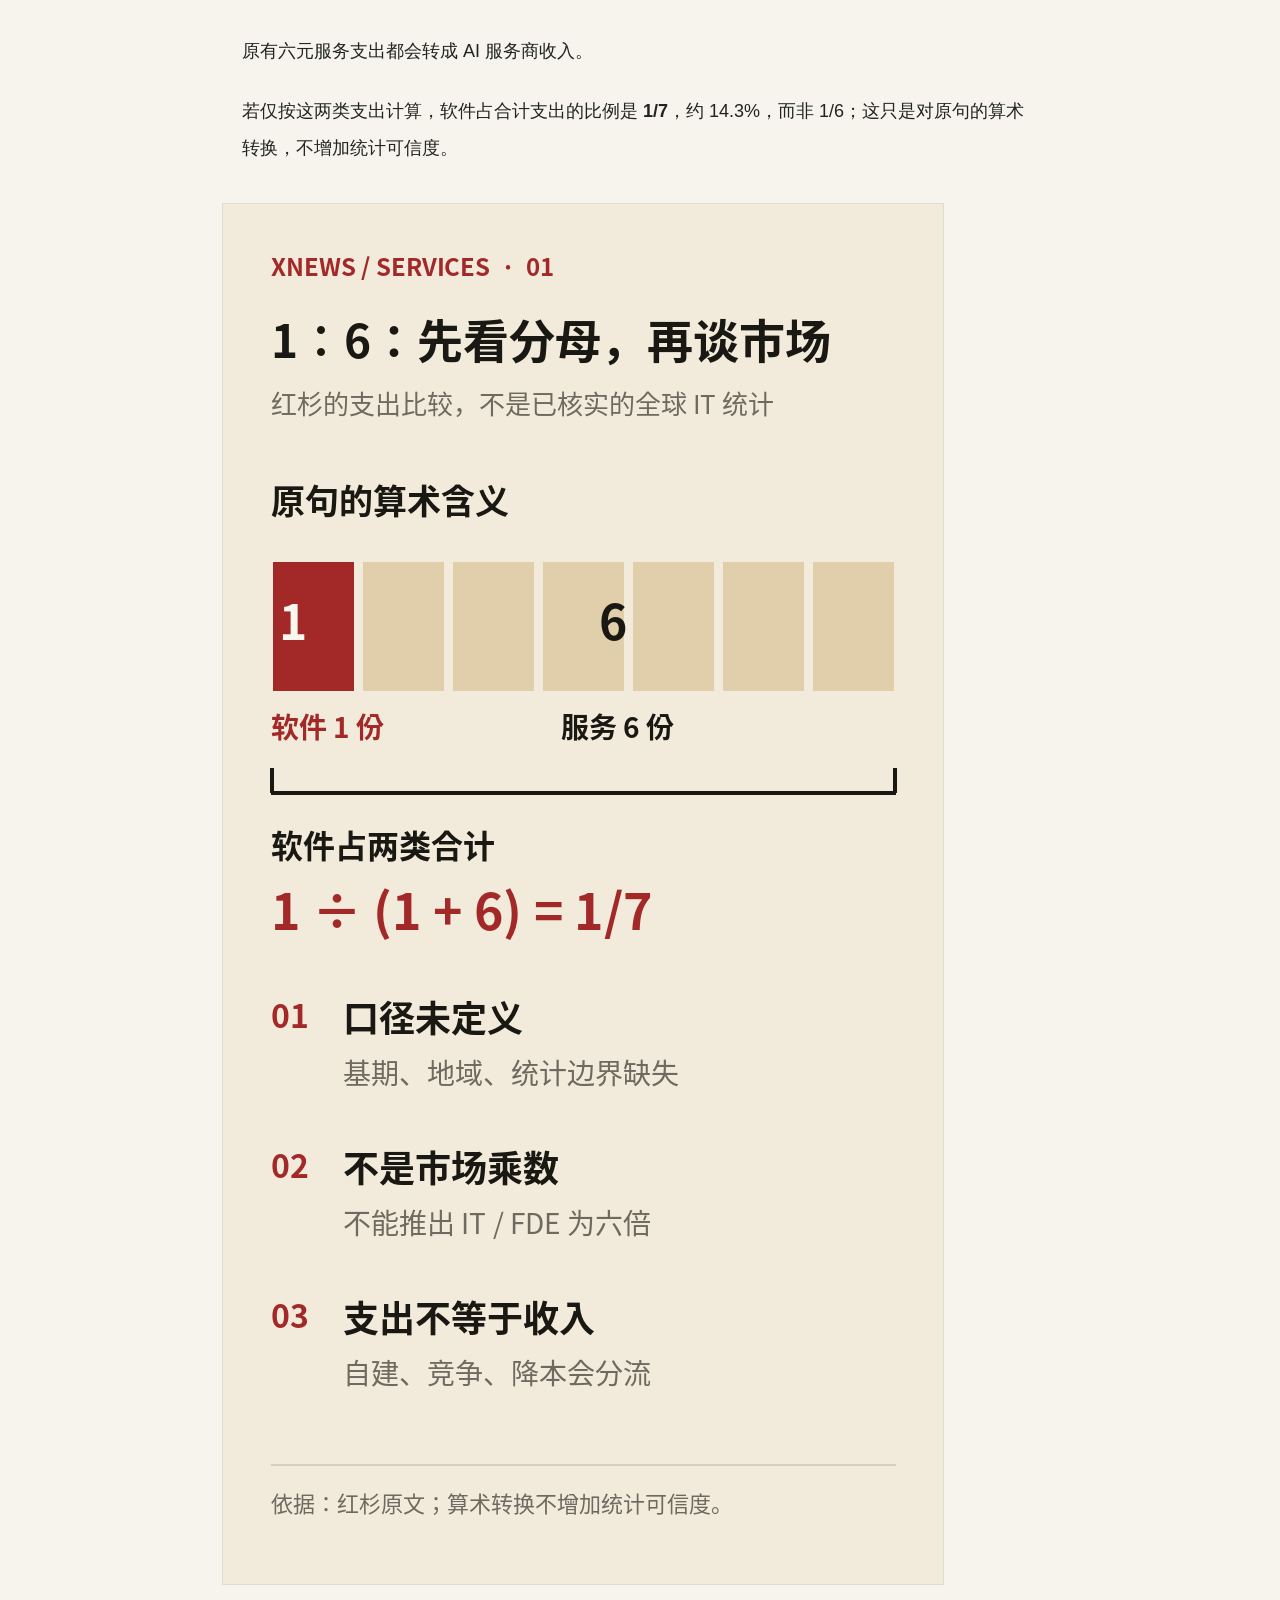
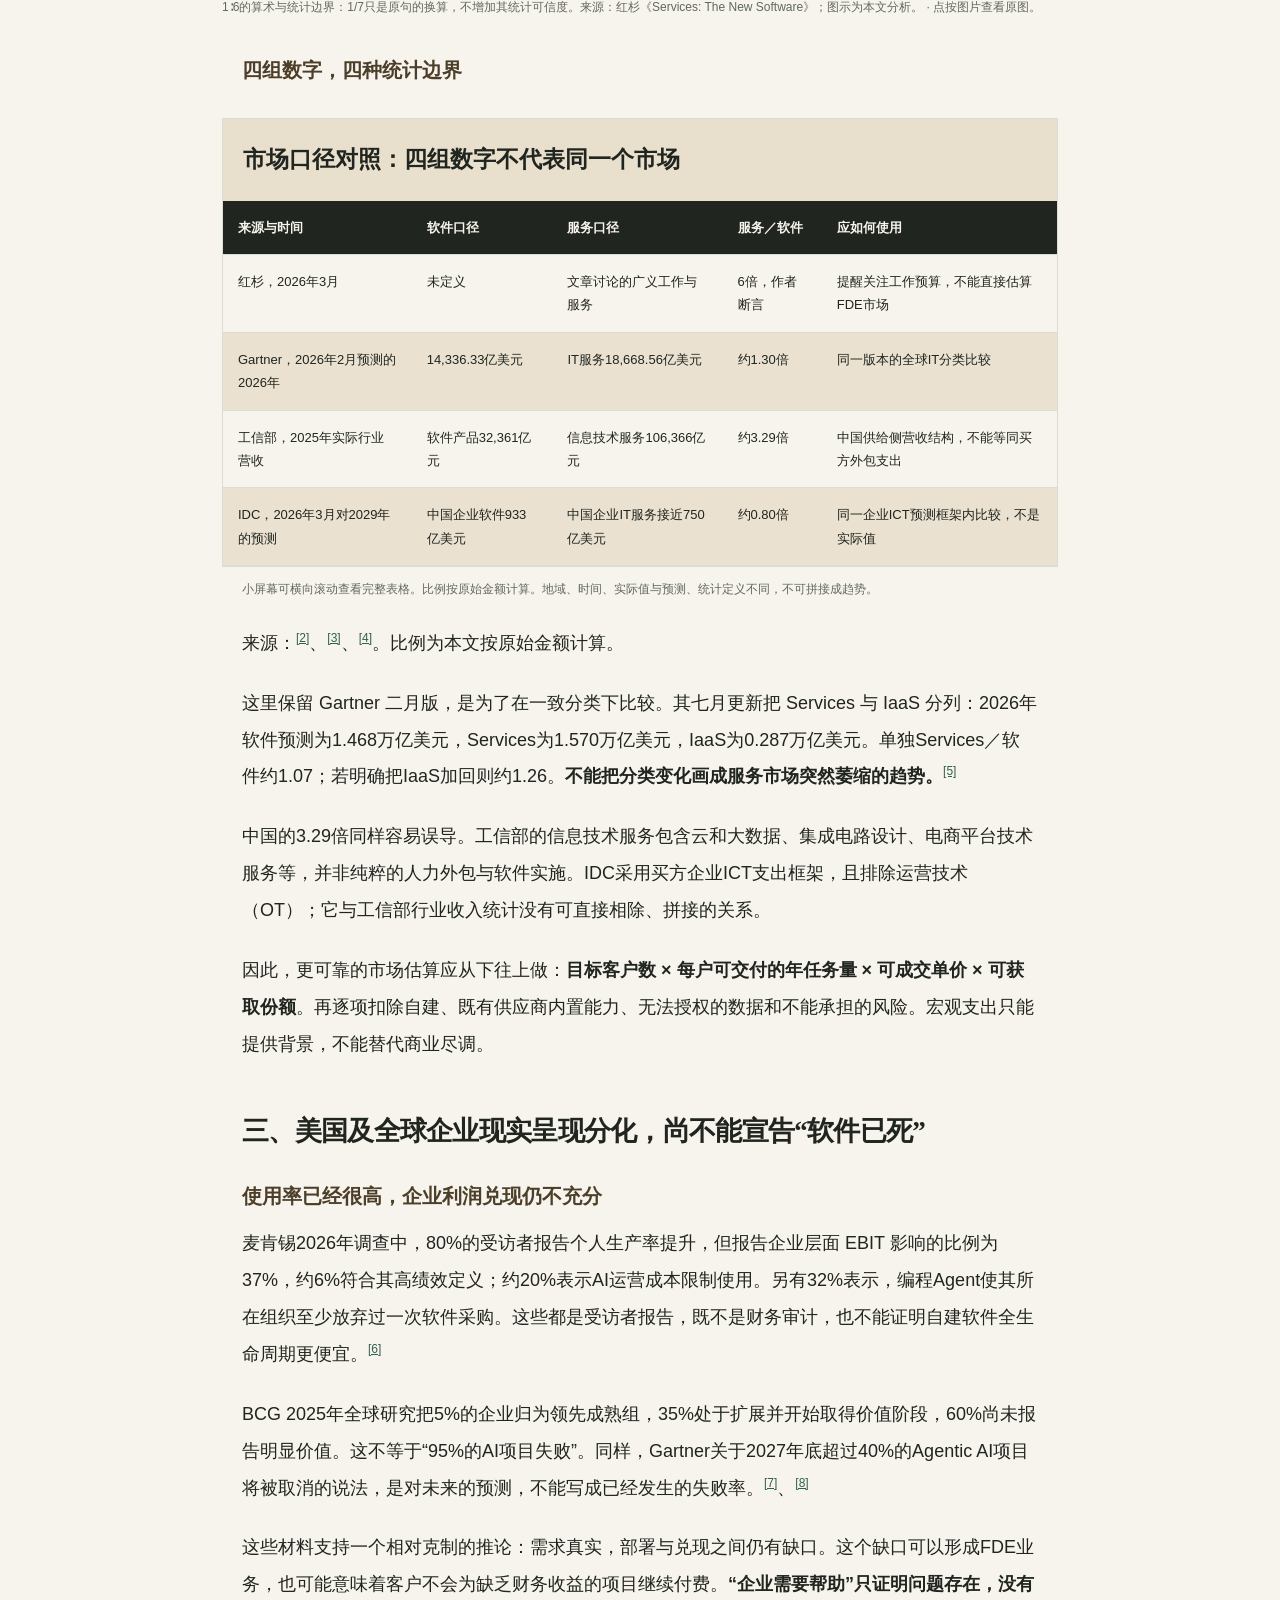
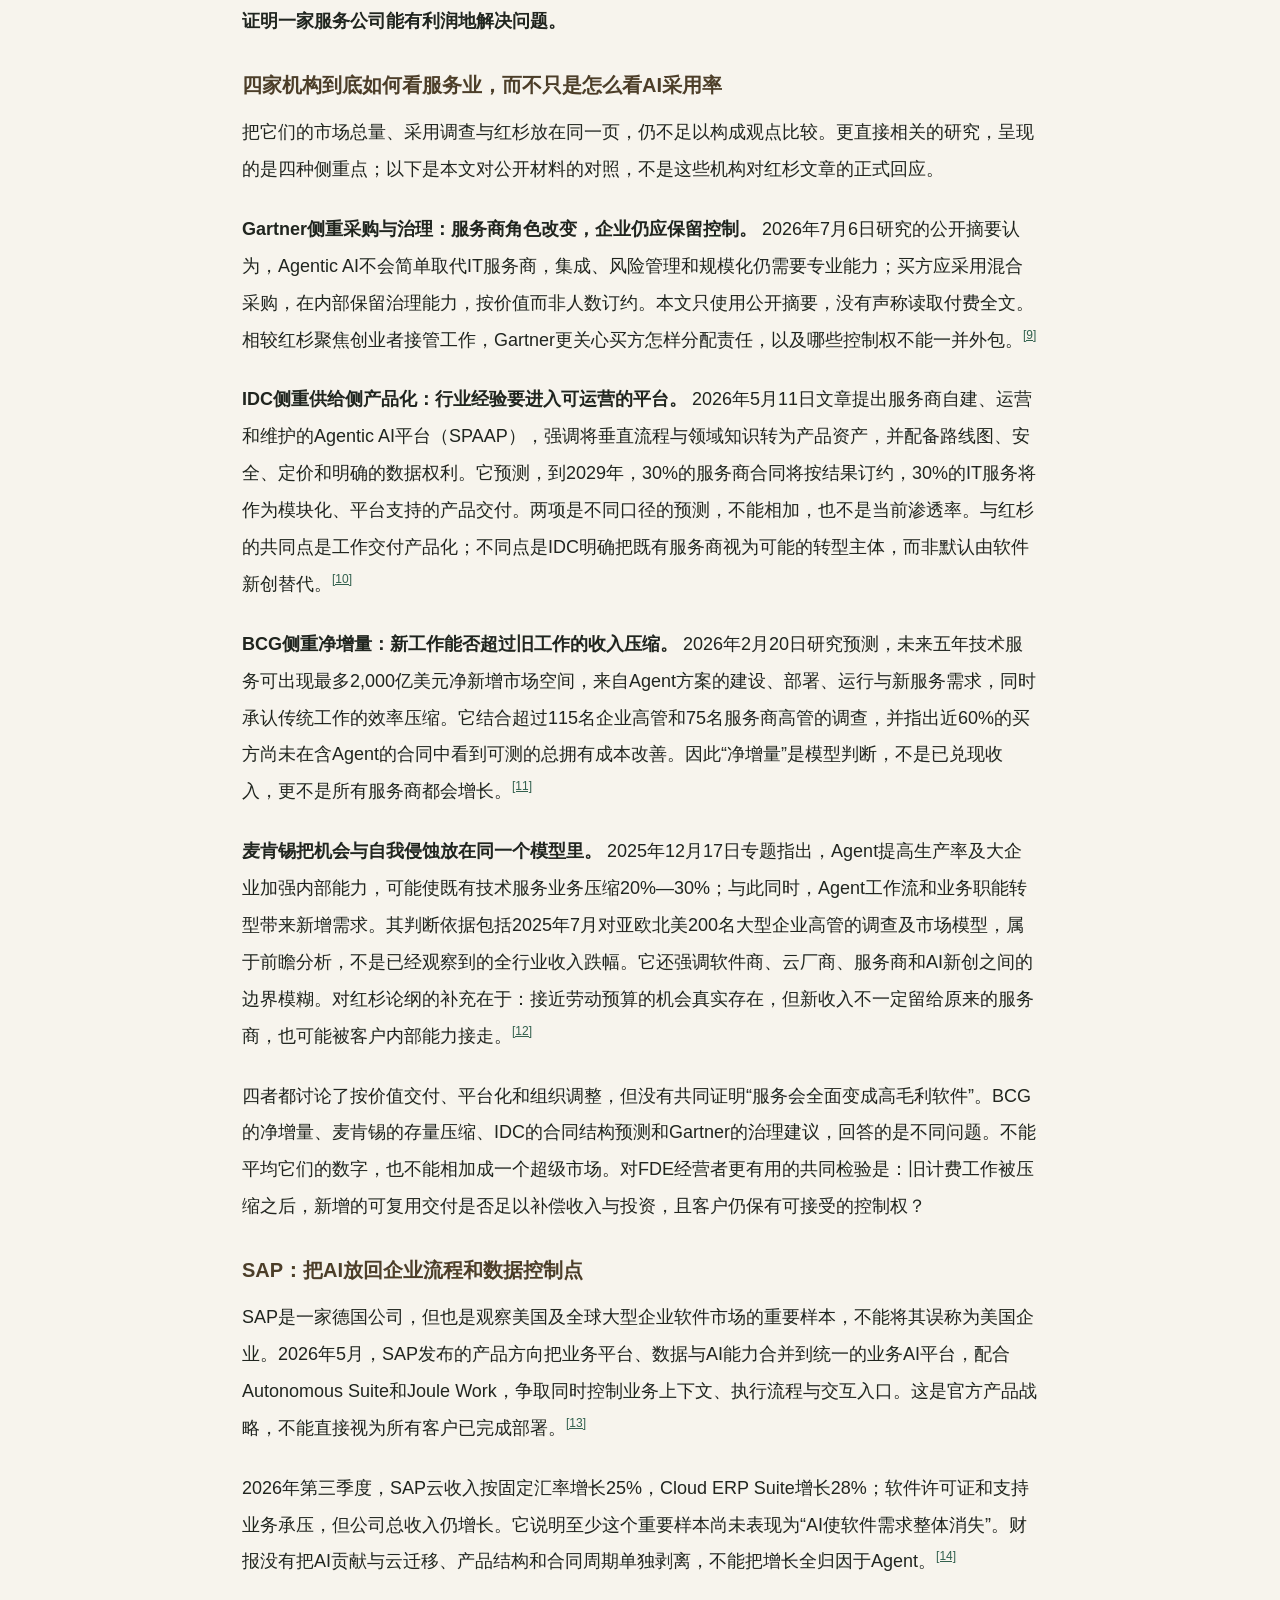
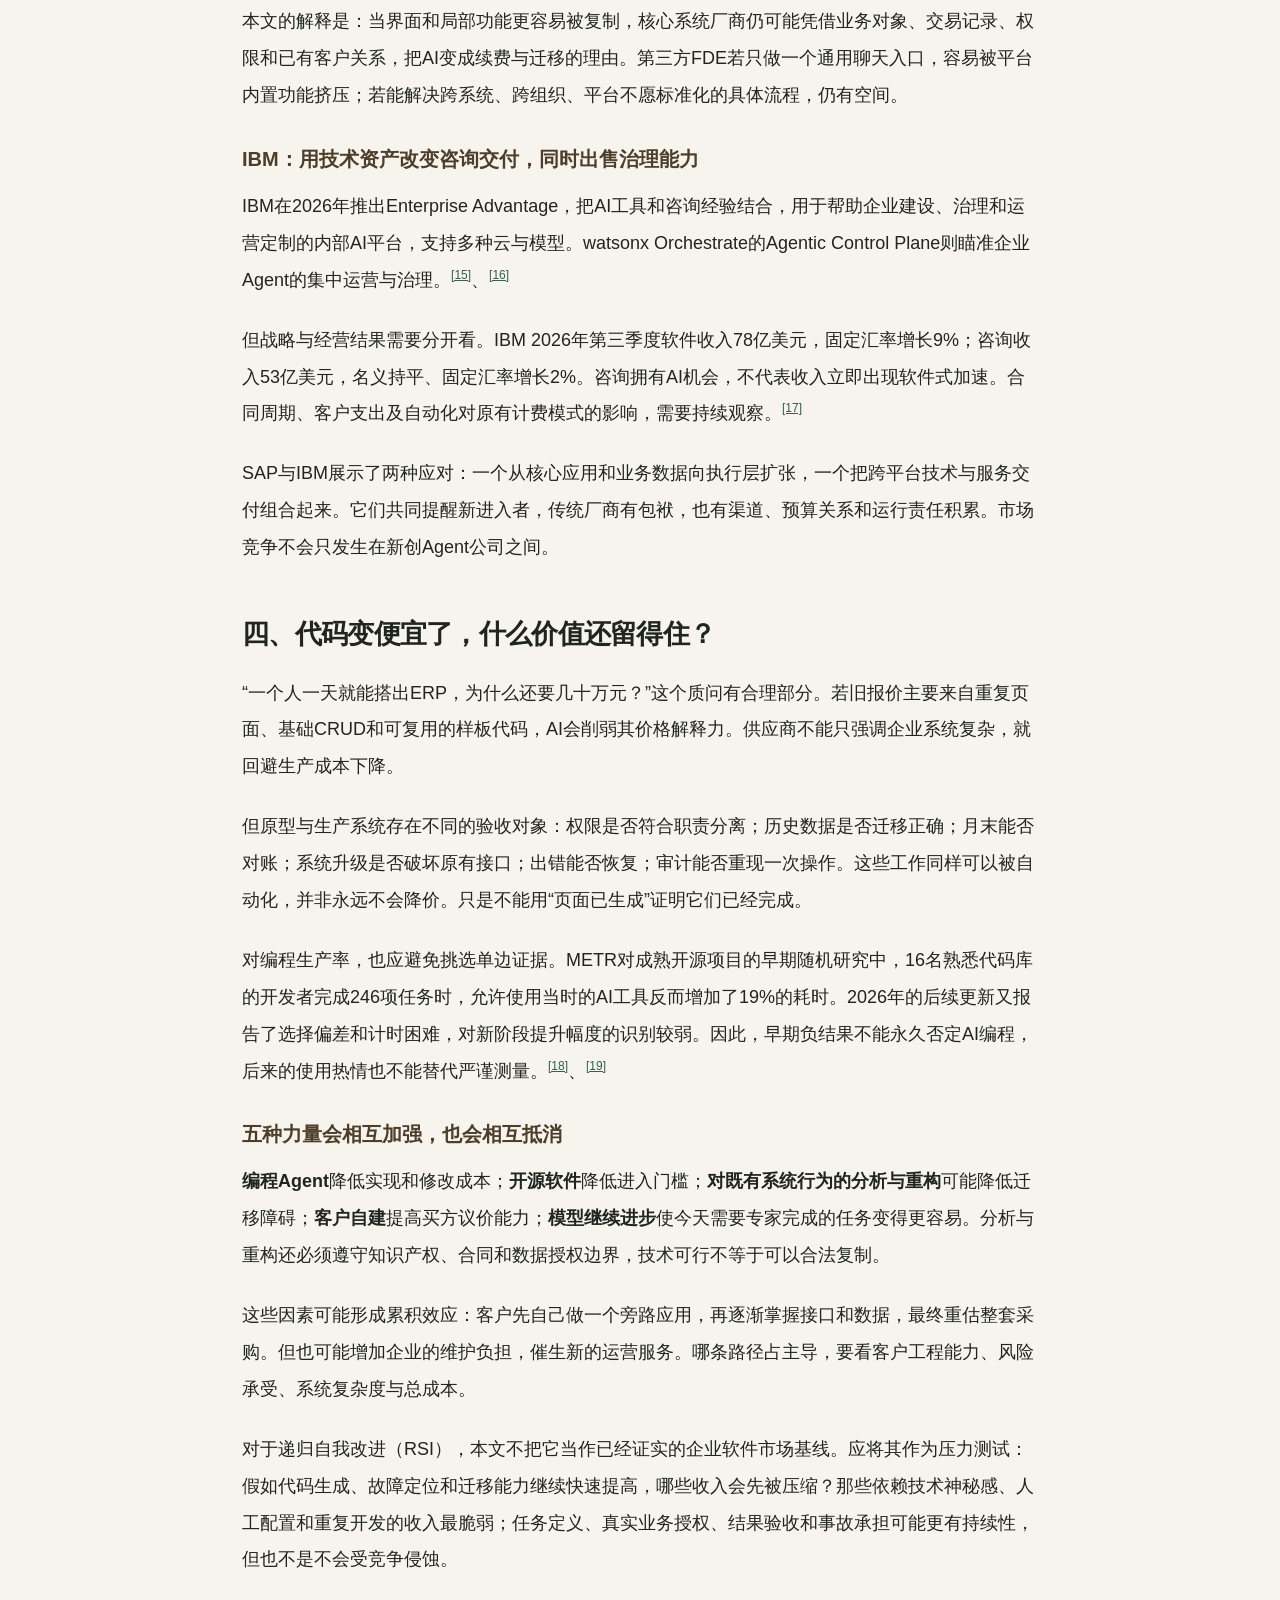
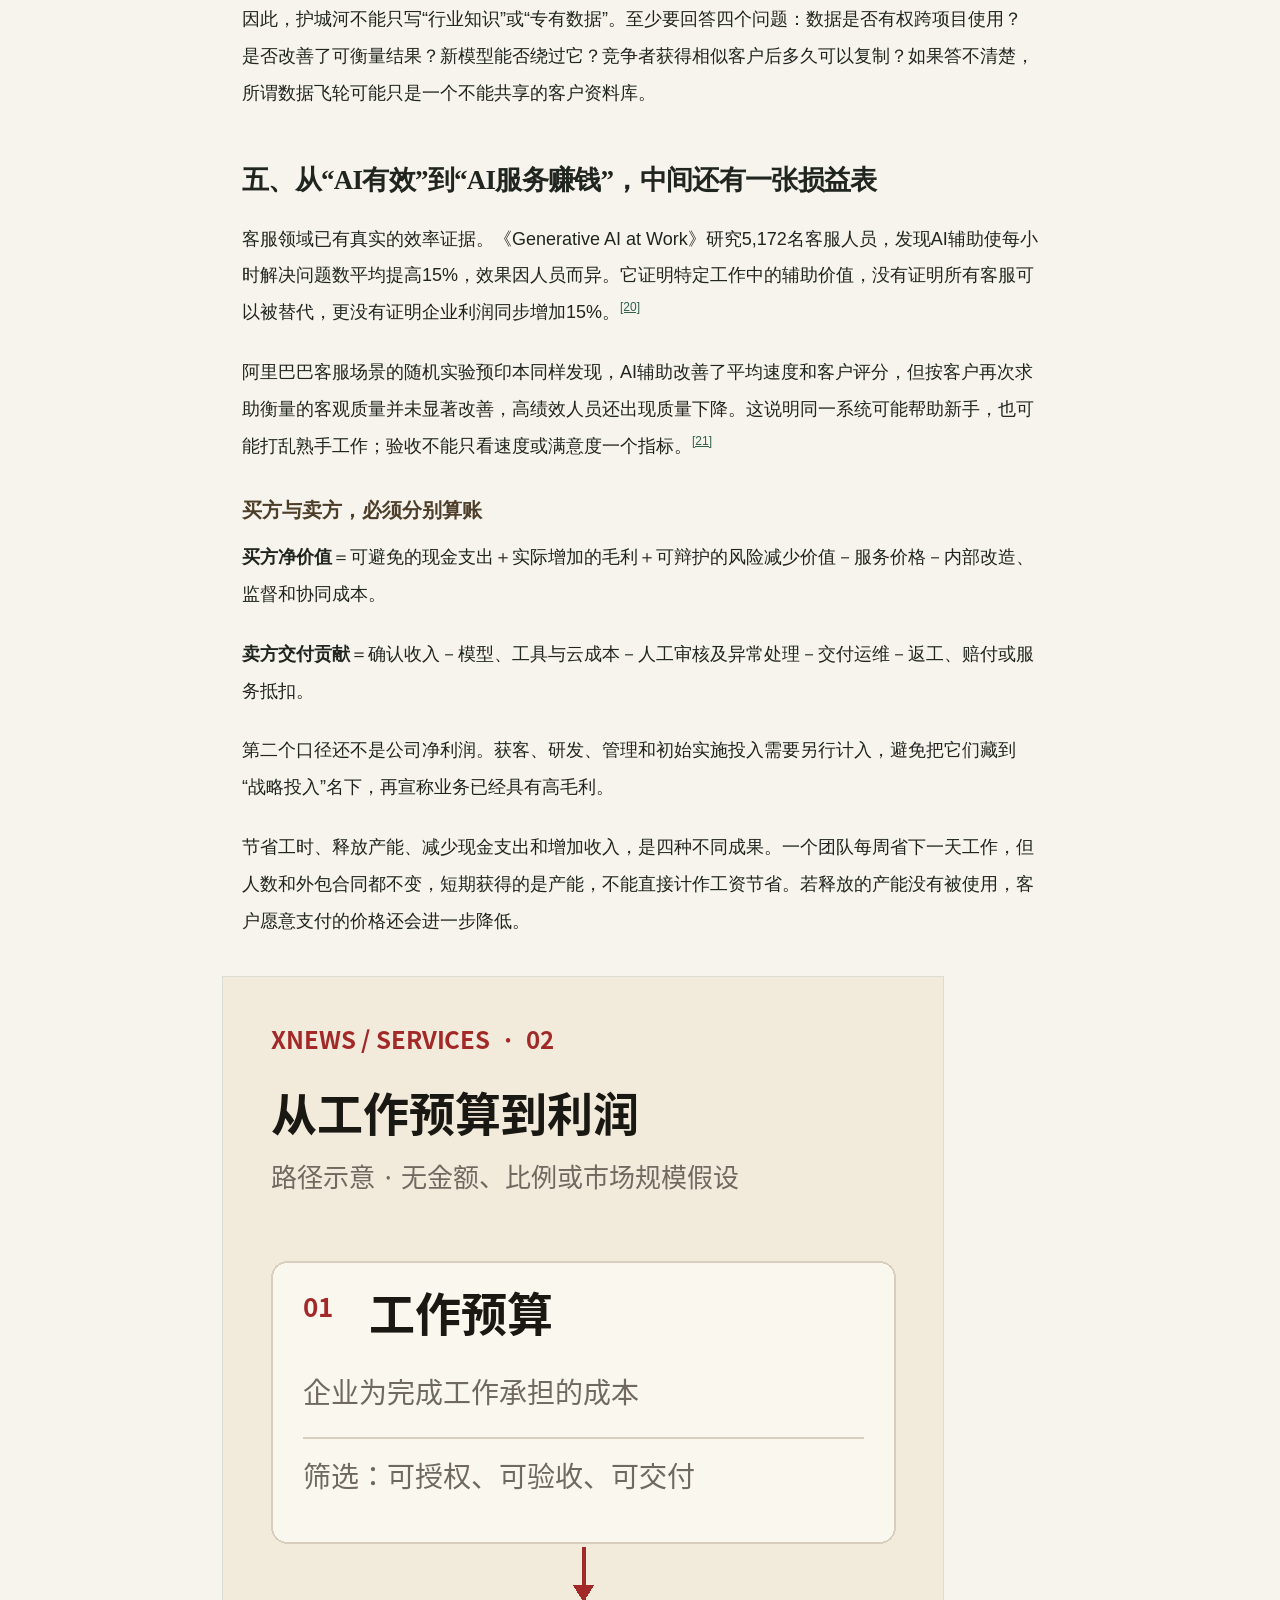
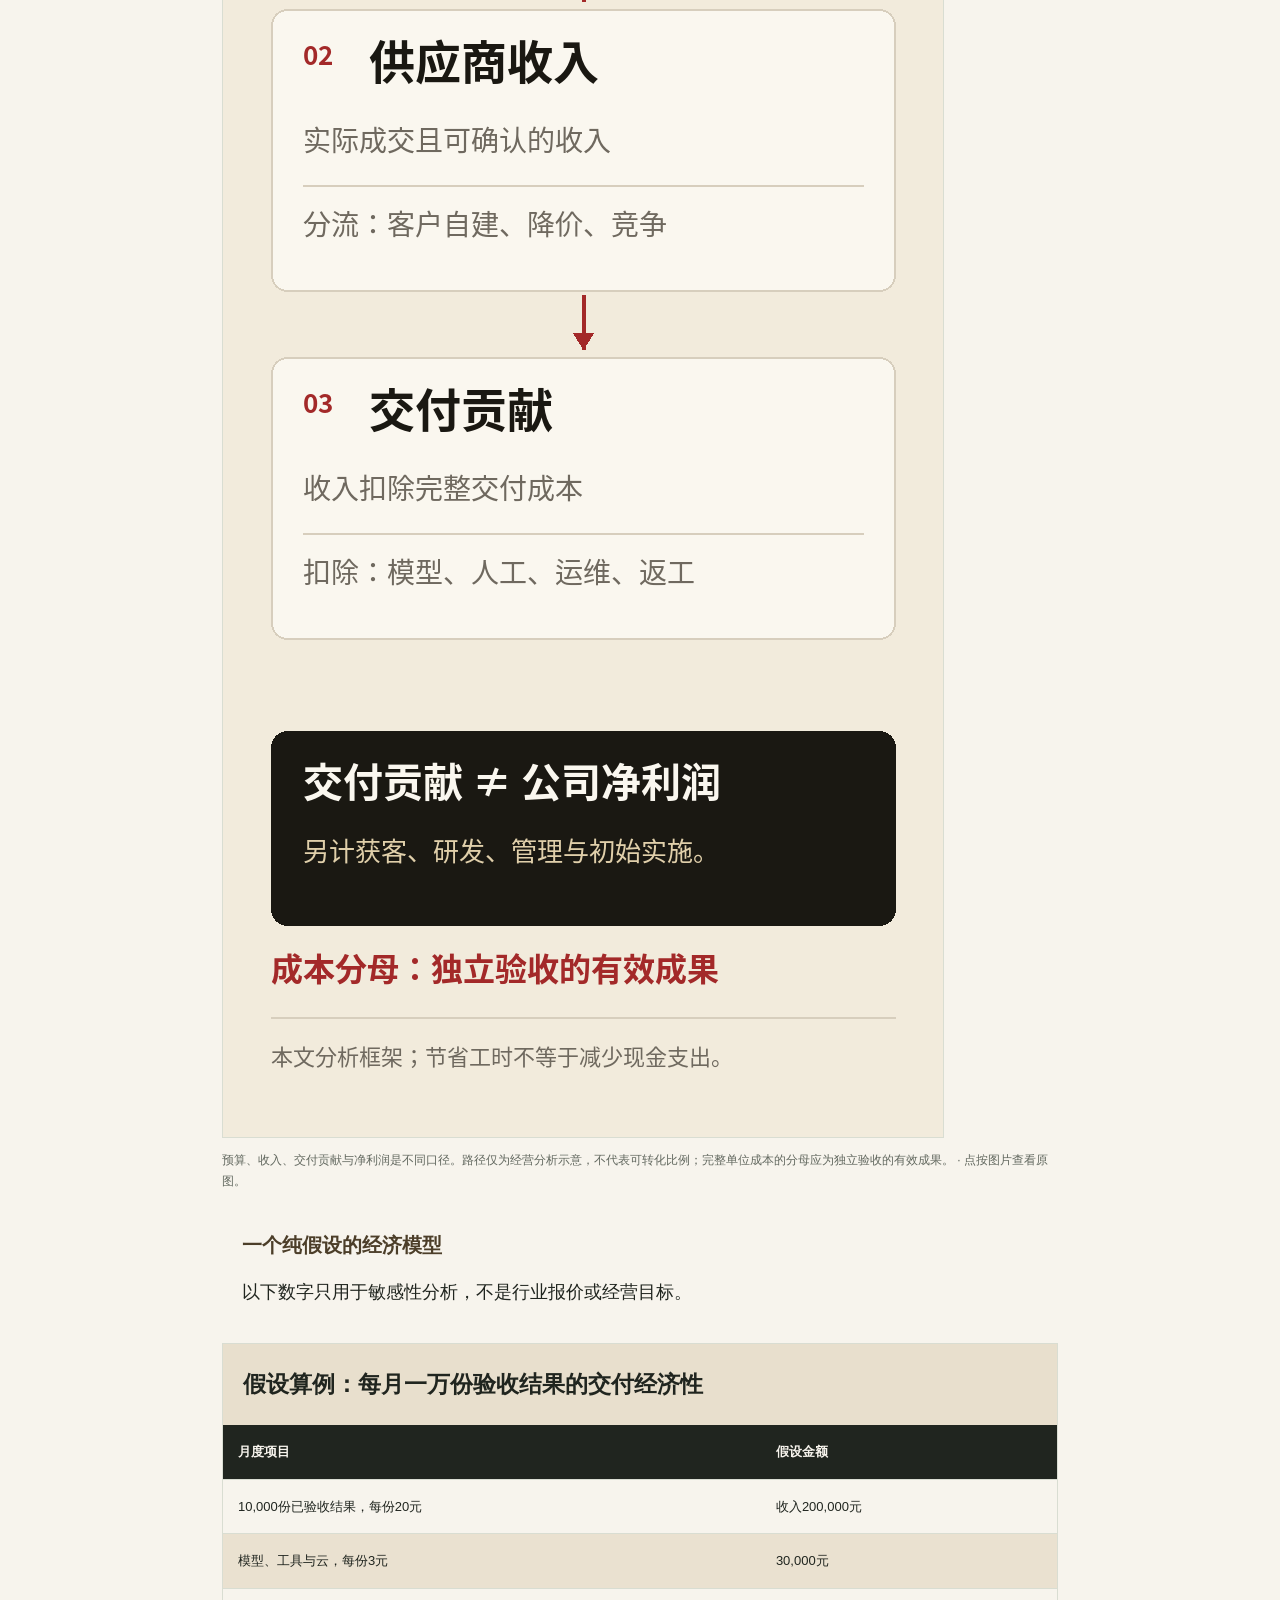
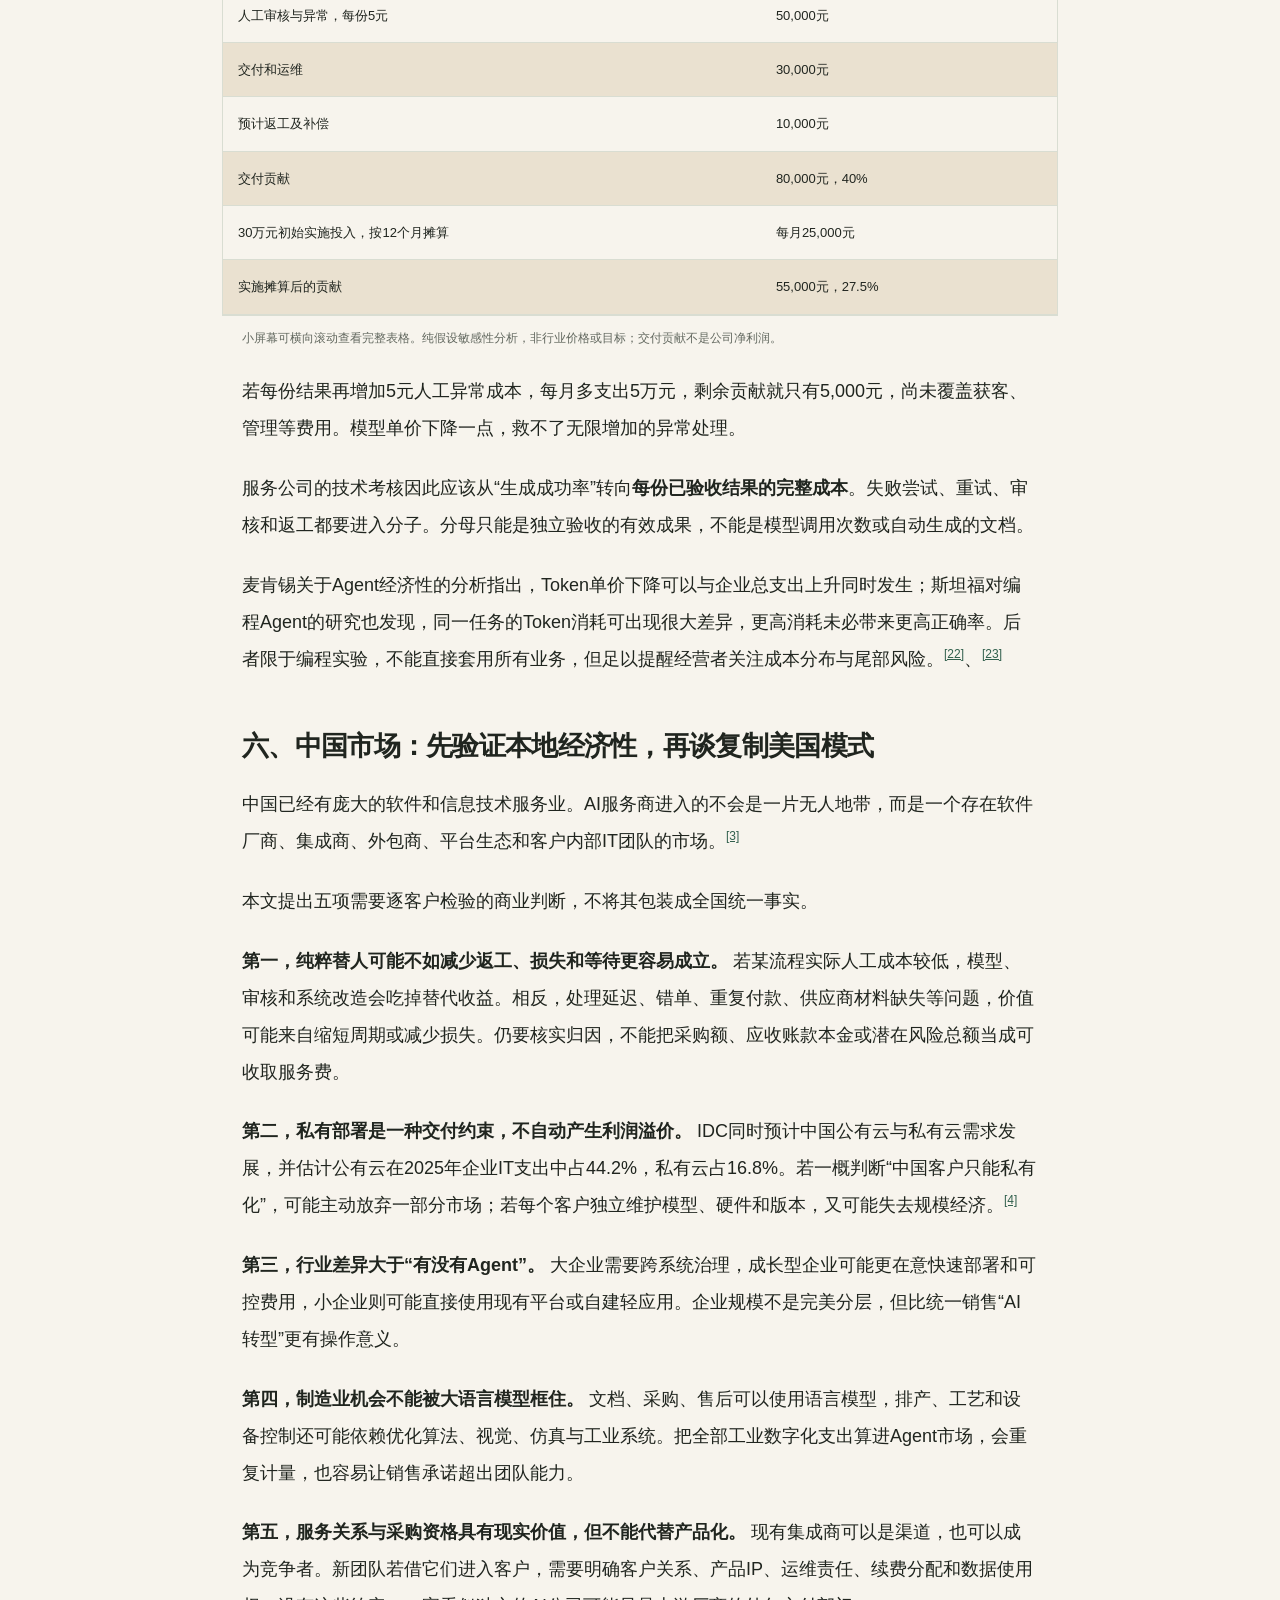
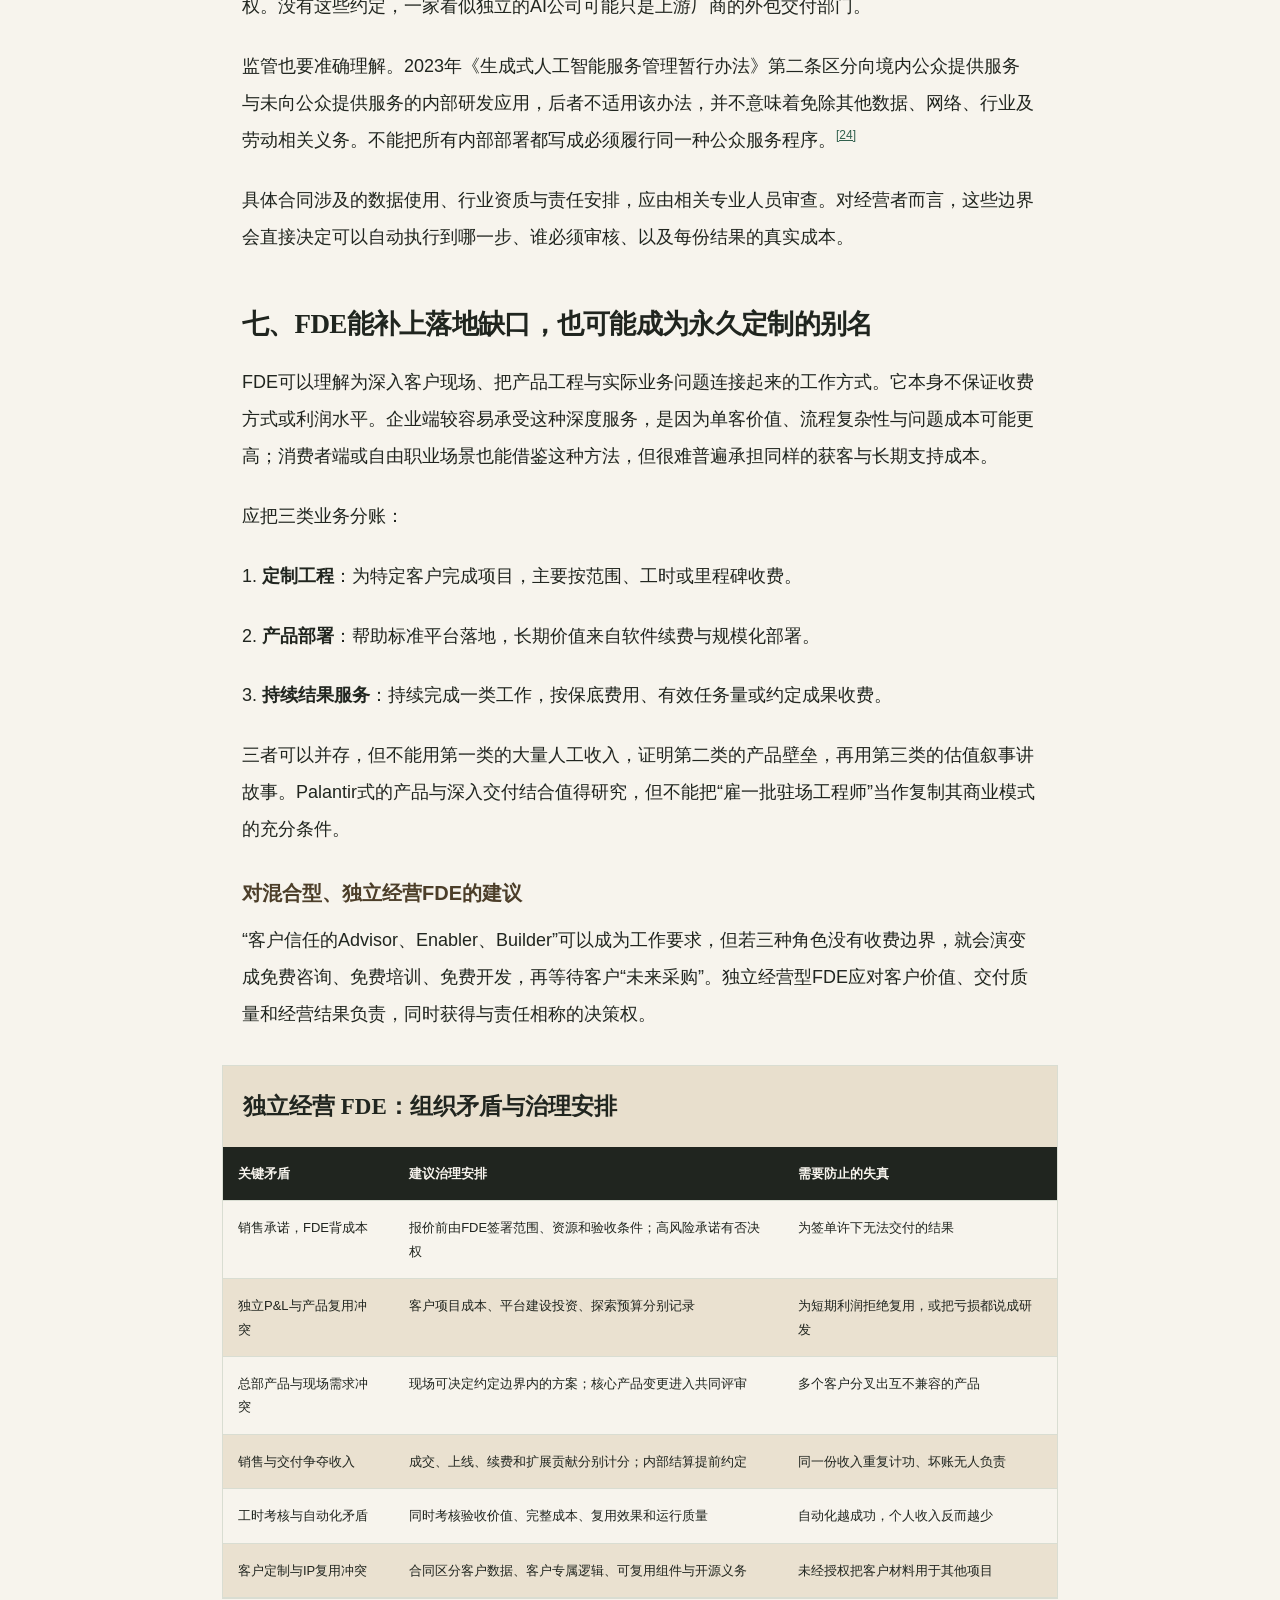
<file: articles/2026-11-04-services-new-software-china-fde.html>
<!doctype html>
<html lang="zh-CN"><head><meta charset="utf-8"><meta name="viewport" content="width=device-width, initial-scale=1"><title>服务会成为下一代软件吗？红杉论纲、企业现实与中国 FDE 的经营考验 · XNews</title><meta name="description" content="红杉把视线从软件许可证转向企业实际购买的工作。但更大的服务支出，不会自动变成 AI 公司的利润。本文核对“1∶6”的统计边界，分析 SAP、IBM 与中国市场，给出 FDE 的完整成本模型、组织治理与90天验证方案。"><link rel="canonical" href="https://all4worldjz.github.io/XNews/articles/2026-11-04-services-new-software-china-fde.html"><link rel="alternate" type="application/rss+xml" title="XNews RSS" href="../feed.xml"><link rel="stylesheet" href="../style.css?v=reading-experience-v3"><link rel="stylesheet" href="../article.css?v=reading-experience-v3"></head>
<body class="article-page" id="top"><a class="skip" href="#article-body">跳到正文</a><header class="site-header wrap"><a class="brand" href="../"><span class="brand-icon">X</span>XNews<span class="brand-sub">AI DAILY</span></a><nav aria-label="主导航"><a href="../?date=2026-11-04">本期简报</a><a href="#contents">本文目录</a></nav><a class="rss-nav" href="../feed.xml">RSS 订阅</a></header>
<main class="article-wrap"><header class="article-header"><p class="eyebrow">XNEWS / DEEP READ</p><p class="article-category">企业软件与 AI 服务 · 深度解读</p><h1>服务会成为下一代软件吗？红杉论纲、企业现实与中国 FDE 的经营考验</h1><p class="article-deck">红杉把视线从软件许可证转向企业实际购买的工作。但更大的服务支出，不会自动变成 AI 公司的利润。本文核对“1∶6”的统计边界，分析 SAP、IBM 与中国市场，给出 FDE 的完整成本模型、组织治理与90天验证方案。</p><p class="article-meta">XNews 编辑整理与分析 · 发布 2026-11-04 · 来源日期 2026-03-05</p><p class="article-disclosure">本文区分事实、调查与实验、机构预测和编辑推论。相关历史讨论存在读取缺口，不声称穷尽全部历史。来源日期指红杉原论纲；其他资料日期和统计口径在正文分别说明。假设算例不是行业报价或经营承诺。</p></header>
<nav id="contents" class="article-toc" aria-label="本文目录"><strong>阅读导航</strong><ol><li><a href="#section-1">导读：从工作预算到可持续利润</a></li><li><a href="#section-2">一、这次变化，首先发生在企业购买的对象上</a></li><li><a href="#section-3">二、先把“1∶6”讲清楚，否则整个市场判断都会偏移</a></li><li><a href="#section-4">三、美国及全球企业现实呈现分化，尚不能宣告“软件已死”</a></li><li><a href="#section-5">四、代码变便宜了，什么价值还留得住？</a></li><li><a href="#section-6">五、从“AI有效”到“AI服务赚钱”，中间还有一张损益表</a></li><li><a href="#section-7">六、中国市场：先验证本地经济性，再谈复制美国模式</a></li><li><a href="#section-8">七、FDE能补上落地缺口，也可能成为永久定制的别名</a></li><li><a href="#section-9">八、第一笔生意应该怎样设计</a></li><li><a href="#section-10">九、如何判断它正在变成一门更好的生意</a></li><li><a href="#section-11">结语：客户愿意持续付费的，是一段被可靠接管的工作</a></li><li><a href="#section-12">研究边界与易误引事项</a></li></ol></nav><article id="article-body" class="article-body"><figure class="report-visual visual-briefing"><figcaption><h2>先保留三个经营判断</h2><p>市场机会、客户价值和供应商利润，需要分别验证。</p></figcaption><ol><li><span class="visual-label">市场 / MARKET</span><h3>支出池不是收入池</h3><p>客户让利、自建、平台内置和不可授权的工作，会缩小可获取市场。</p></li><li><span class="visual-label">价值 / VALUE</span><h3>节省工时不等于省钱</h3><p>释放的产能、避免的现金支出和新增毛利，是不同的验收结果。</p></li><li><span class="visual-label">经营 / ECONOMICS</span><h3>用已验收成果算成本</h3><p>模型、人工异常、运维、返工和实施都要计入；贡献不等于净利润。</p></li></ol></figure><section id="section-1"><h2>导读：从工作预算到可持续利润</h2><p><strong>XNews 深度研究｜2026 年 11 月 4 日</strong></p><p><strong>摘要</strong>：AI 正在降低编写软件和执行部分知识工作的成本，但没有自动消除交付、验收、责任和获客成本。红杉《Services: The New Software》最有价值的提醒，是把视线从软件许可证移向企业实际购买的工作。它最容易被误读的地方，是把一个更大的支出池，直接当作未来软件公司的收入池。对中国企业服务公司而言，机会确实存在；能否变成持续、有利润、可规模化的业务，要在一个具体流程的损益表上证明。</p><p><strong>阅读口径</strong>：本文区分已披露事实、调查与实验、机构预测、本文推论。结合已能检索及读取的相关讨论，贯通软件与服务、客户自建、模型进步、FDE组织、自由职业和价值链定位；部分历史长回复未完整返回，本文不声称穷尽全部历史，也不把旧回复当作事实来源。数据核验截止本文日期。</p></section><section id="section-2"><h2>一、这次变化，首先发生在企业购买的对象上</h2><p>企业购买记账软件，仍要组织人员完成关账；购买“按时完成并通过核验的关账服务”，则把更多执行工作交给供应商。前者交付一种能力，后者承担一段持续工作的完成责任。这一区别，比产品是否挂着 Agent 标签更重要。</p><p>Julien Bek 于 2026 年 3 月 5 日发表的红杉文章，提出从工具销售转向工作交付，优先寻找已有外包预算、任务边界清楚的领域。它是一篇投资论纲：其中的公司案例和行业地图用于提示机会，不能当作这些企业已经实现全面自主交付、或者服务业已经取得软件毛利的证明。<a class="citation" href="#source-1" aria-label="来源 1">[1]</a></p><p>本文接受它的方向，但保留三个判断。</p><p>第一，<strong>可自动化的工作扩大了，供应商可获得的收入未必同比扩大</strong>。客户会要求分享降本收益，一部分支出直接消失；另一部分工作可能被客户自建工具、既有软件的内置功能或者更便宜的同行接走。</p><p>第二，<strong>持续收费与规模经济必须分别证明</strong>。有人月月做账，所以合同可以持续；但若业务量翻倍，人工也翻倍，持续收入仍可能具有传统服务经济性。不能用订阅合同的形式掩盖交付成本。</p><p>第三，<strong>企业会同时购买工具、平台与完成的工作</strong>。可核验、可标准化的任务容易交给服务商；高度敏感、难以归因、与内部决策纠缠的任务，可能长期保留在人机协作模式。Copilot 与 Autopilot 不是一条所有企业必经、终点相同的升级路线。</p><p>真正值得追问的是：一个供应商能否反复完成同类工作，在质量不降的前提下，让下一份结果比上一份更便宜，同时保留合理定价权？</p></section><section id="section-3"><h2>二、先把“1∶6”讲清楚，否则整个市场判断都会偏移</h2><p>红杉原文写的是：“For every dollar spent on software, six are spent on services.” 原文相应段落没有给出基期、地域、统计定义和计算来源。它应被标为作者的支出比较，而非独立核实的全球市场统计。<a class="citation" href="#source-1" aria-label="来源 1">[1]</a></p><p>这句话至少不能推出以下结论：</p><p>全球 IT 服务支出已经是软件支出的六倍。</p><p>AI 会使软件与服务收入结构“反转为 1/6”。</p><p>企业购买一元模型或软件，必然创造六元集成、咨询或 FDE 收入。</p><p>原有六元服务支出都会转成 AI 服务商收入。</p><p>若仅按这两类支出计算，软件占合计支出的比例是 <strong>1/7</strong>，约 14.3%，而非 1/6；这只是对原句的算术转换，不增加统计可信度。</p><figure class="article-figure"><a href="../assets/services-denominator.webp" aria-label="打开信息图原图"><picture><source media="(max-width: 600px)" srcset="../assets/services-denominator-mobile.webp"><img src="../assets/services-denominator.webp" alt="七个等宽区块中一块为软件、六块为服务，软件占两类支出合计的1/7。红杉原句缺少统计定义，不能把1比6直接用作IT服务或FDE市场乘数，也不能把原服务支出全部视为供应商收入。" loading="lazy"></picture></a><figcaption>1∶6的算术与统计边界：1/7只是原句的换算，不增加其统计可信度。来源：红杉《Services: The New Software》；图示为本文分析。 · 点按图片查看原图。</figcaption></figure><h3>四组数字，四种统计边界</h3><div class="report-table" role="region" aria-label="市场口径对照：四组数字不代表同一个市场" tabindex="0"><table><caption>市场口径对照：四组数字不代表同一个市场</caption><thead><tr><th scope="col">来源与时间</th><th scope="col">软件口径</th><th scope="col">服务口径</th><th scope="col">服务／软件</th><th scope="col">应如何使用</th></tr></thead><tbody><tr><td>红杉，2026年3月</td><td>未定义</td><td>文章讨论的广义工作与服务</td><td>6倍，作者断言</td><td>提醒关注工作预算，不能直接估算FDE市场</td></tr><tr><td>Gartner，2026年2月预测的2026年</td><td>14,336.33亿美元</td><td>IT服务18,668.56亿美元</td><td>约1.30倍</td><td>同一版本的全球IT分类比较</td></tr><tr><td>工信部，2025年实际行业营收</td><td>软件产品32,361亿元</td><td>信息技术服务106,366亿元</td><td>约3.29倍</td><td>中国供给侧营收结构，不能等同买方外包支出</td></tr><tr><td>IDC，2026年3月对2029年的预测</td><td>中国企业软件933亿美元</td><td>中国企业IT服务接近750亿美元</td><td>约0.80倍</td><td>同一企业ICT预测框架内比较，不是实际值</td></tr></tbody></table></div><p class="table-note">小屏幕可横向滚动查看完整表格。比例按原始金额计算。地域、时间、实际值与预测、统计定义不同，不可拼接成趋势。</p><p>来源：<a class="citation" href="#source-2" aria-label="来源 2">[2]</a>、<a class="citation" href="#source-3" aria-label="来源 3">[3]</a>、<a class="citation" href="#source-4" aria-label="来源 4">[4]</a>。比例为本文按原始金额计算。</p><p>这里保留 Gartner 二月版，是为了在一致分类下比较。其七月更新把 Services 与 IaaS 分列：2026年软件预测为1.468万亿美元，Services为1.570万亿美元，IaaS为0.287万亿美元。单独Services／软件约1.07；若明确把IaaS加回则约1.26。<strong>不能把分类变化画成服务市场突然萎缩的趋势。</strong><a class="citation" href="#source-5" aria-label="来源 5">[5]</a></p><p>中国的3.29倍同样容易误导。工信部的信息技术服务包含云和大数据、集成电路设计、电商平台技术服务等，并非纯粹的人力外包与软件实施。IDC采用买方企业ICT支出框架，且排除运营技术（OT）；它与工信部行业收入统计没有可直接相除、拼接的关系。</p><p>因此，更可靠的市场估算应从下往上做：<strong>目标客户数 × 每户可交付的年任务量 × 可成交单价 × 可获取份额</strong>。再逐项扣除自建、既有供应商内置能力、无法授权的数据和不能承担的风险。宏观支出只能提供背景，不能替代商业尽调。</p></section><section id="section-4"><h2>三、美国及全球企业现实呈现分化，尚不能宣告“软件已死”</h2><h3>使用率已经很高，企业利润兑现仍不充分</h3><p>麦肯锡2026年调查中，80%的受访者报告个人生产率提升，但报告企业层面 EBIT 影响的比例为37%，约6%符合其高绩效定义；约20%表示AI运营成本限制使用。另有32%表示，编程Agent使其所在组织至少放弃过一次软件采购。这些都是受访者报告，既不是财务审计，也不能证明自建软件全生命周期更便宜。<a class="citation" href="#source-6" aria-label="来源 6">[6]</a></p><p>BCG 2025年全球研究把5%的企业归为领先成熟组，35%处于扩展并开始取得价值阶段，60%尚未报告明显价值。这不等于“95%的AI项目失败”。同样，Gartner关于2027年底超过40%的Agentic AI项目将被取消的说法，是对未来的预测，不能写成已经发生的失败率。<a class="citation" href="#source-7" aria-label="来源 7">[7]</a>、<a class="citation" href="#source-8" aria-label="来源 8">[8]</a></p><p>这些材料支持一个相对克制的推论：需求真实，部署与兑现之间仍有缺口。这个缺口可以形成FDE业务，也可能意味着客户不会为缺乏财务收益的项目继续付费。<strong>“企业需要帮助”只证明问题存在，没有证明一家服务公司能有利润地解决问题。</strong></p><h3>四家机构到底如何看服务业，而不只是怎么看AI采用率</h3><p>把它们的市场总量、采用调查与红杉放在同一页，仍不足以构成观点比较。更直接相关的研究，呈现的是四种侧重点；以下是本文对公开材料的对照，不是这些机构对红杉文章的正式回应。</p><p><strong>Gartner侧重采购与治理：服务商角色改变，企业仍应保留控制。</strong> 2026年7月6日研究的公开摘要认为，Agentic AI不会简单取代IT服务商，集成、风险管理和规模化仍需要专业能力；买方应采用混合采购，在内部保留治理能力，按价值而非人数订约。本文只使用公开摘要，没有声称读取付费全文。相较红杉聚焦创业者接管工作，Gartner更关心买方怎样分配责任，以及哪些控制权不能一并外包。<a class="citation" href="#source-9" aria-label="来源 9">[9]</a></p><p><strong>IDC侧重供给侧产品化：行业经验要进入可运营的平台。</strong> 2026年5月11日文章提出服务商自建、运营和维护的Agentic AI平台（SPAAP），强调将垂直流程与领域知识转为产品资产，并配备路线图、安全、定价和明确的数据权利。它预测，到2029年，30%的服务商合同将按结果订约，30%的IT服务将作为模块化、平台支持的产品交付。两项是不同口径的预测，不能相加，也不是当前渗透率。与红杉的共同点是工作交付产品化；不同点是IDC明确把既有服务商视为可能的转型主体，而非默认由软件新创替代。<a class="citation" href="#source-10" aria-label="来源 10">[10]</a></p><p><strong>BCG侧重净增量：新工作能否超过旧工作的收入压缩。</strong> 2026年2月20日研究预测，未来五年技术服务可出现最多2,000亿美元净新增市场空间，来自Agent方案的建设、部署、运行与新服务需求，同时承认传统工作的效率压缩。它结合超过115名企业高管和75名服务商高管的调查，并指出近60%的买方尚未在含Agent的合同中看到可测的总拥有成本改善。因此“净增量”是模型判断，不是已兑现收入，更不是所有服务商都会增长。<a class="citation" href="#source-11" aria-label="来源 11">[11]</a></p><p><strong>麦肯锡把机会与自我侵蚀放在同一个模型里。</strong> 2025年12月17日专题指出，Agent提高生产率及大企业加强内部能力，可能使既有技术服务业务压缩20%—30%；与此同时，Agent工作流和业务职能转型带来新增需求。其判断依据包括2025年7月对亚欧北美200名大型企业高管的调查及市场模型，属于前瞻分析，不是已经观察到的全行业收入跌幅。它还强调软件商、云厂商、服务商和AI新创之间的边界模糊。对红杉论纲的补充在于：接近劳动预算的机会真实存在，但新收入不一定留给原来的服务商，也可能被客户内部能力接走。<a class="citation" href="#source-12" aria-label="来源 12">[12]</a></p><p>四者都讨论了按价值交付、平台化和组织调整，但没有共同证明“服务会全面变成高毛利软件”。BCG的净增量、麦肯锡的存量压缩、IDC的合同结构预测和Gartner的治理建议，回答的是不同问题。不能平均它们的数字，也不能相加成一个超级市场。对FDE经营者更有用的共同检验是：旧计费工作被压缩之后，新增的可复用交付是否足以补偿收入与投资，且客户仍保有可接受的控制权？</p><h3>SAP：把AI放回企业流程和数据控制点</h3><p>SAP是一家德国公司，但也是观察美国及全球大型企业软件市场的重要样本，不能将其误称为美国企业。2026年5月，SAP发布的产品方向把业务平台、数据与AI能力合并到统一的业务AI平台，配合Autonomous Suite和Joule Work，争取同时控制业务上下文、执行流程与交互入口。这是官方产品战略，不能直接视为所有客户已完成部署。<a class="citation" href="#source-13" aria-label="来源 13">[13]</a></p><p>2026年第三季度，SAP云收入按固定汇率增长25%，Cloud ERP Suite增长28%；软件许可证和支持业务承压，但公司总收入仍增长。它说明至少这个重要样本尚未表现为“AI使软件需求整体消失”。财报没有把AI贡献与云迁移、产品结构和合同周期单独剥离，不能把增长全归因于Agent。<a class="citation" href="#source-14" aria-label="来源 14">[14]</a></p><p>本文的解释是：当界面和局部功能更容易被复制，核心系统厂商仍可能凭借业务对象、交易记录、权限和已有客户关系，把AI变成续费与迁移的理由。第三方FDE若只做一个通用聊天入口，容易被平台内置功能挤压；若能解决跨系统、跨组织、平台不愿标准化的具体流程，仍有空间。</p><h3>IBM：用技术资产改变咨询交付，同时出售治理能力</h3><p>IBM在2026年推出Enterprise Advantage，把AI工具和咨询经验结合，用于帮助企业建设、治理和运营定制的内部AI平台，支持多种云与模型。watsonx Orchestrate的Agentic Control Plane则瞄准企业Agent的集中运营与治理。<a class="citation" href="#source-15" aria-label="来源 15">[15]</a>、<a class="citation" href="#source-16" aria-label="来源 16">[16]</a></p><p>但战略与经营结果需要分开看。IBM 2026年第三季度软件收入78亿美元，固定汇率增长9%；咨询收入53亿美元，名义持平、固定汇率增长2%。咨询拥有AI机会，不代表收入立即出现软件式加速。合同周期、客户支出及自动化对原有计费模式的影响，需要持续观察。<a class="citation" href="#source-17" aria-label="来源 17">[17]</a></p><p>SAP与IBM展示了两种应对：一个从核心应用和业务数据向执行层扩张，一个把跨平台技术与服务交付组合起来。它们共同提醒新进入者，传统厂商有包袱，也有渠道、预算关系和运行责任积累。市场竞争不会只发生在新创Agent公司之间。</p></section><section id="section-5"><h2>四、代码变便宜了，什么价值还留得住？</h2><p>“一个人一天就能搭出ERP，为什么还要几十万元？”这个质问有合理部分。若旧报价主要来自重复页面、基础CRUD和可复用的样板代码，AI会削弱其价格解释力。供应商不能只强调企业系统复杂，就回避生产成本下降。</p><p>但原型与生产系统存在不同的验收对象：权限是否符合职责分离；历史数据是否迁移正确；月末能否对账；系统升级是否破坏原有接口；出错能否恢复；审计能否重现一次操作。这些工作同样可以被自动化，并非永远不会降价。只是不能用“页面已生成”证明它们已经完成。</p><p>对编程生产率，也应避免挑选单边证据。METR对成熟开源项目的早期随机研究中，16名熟悉代码库的开发者完成246项任务时，允许使用当时的AI工具反而增加了19%的耗时。2026年的后续更新又报告了选择偏差和计时困难，对新阶段提升幅度的识别较弱。因此，早期负结果不能永久否定AI编程，后来的使用热情也不能替代严谨测量。<a class="citation" href="#source-18" aria-label="来源 18">[18]</a>、<a class="citation" href="#source-19" aria-label="来源 19">[19]</a></p><h3>五种力量会相互加强，也会相互抵消</h3><p><strong>编程Agent</strong>降低实现和修改成本；<strong>开源软件</strong>降低进入门槛；<strong>对既有系统行为的分析与重构</strong>可能降低迁移障碍；<strong>客户自建</strong>提高买方议价能力；<strong>模型继续进步</strong>使今天需要专家完成的任务变得更容易。分析与重构还必须遵守知识产权、合同和数据授权边界，技术可行不等于可以合法复制。</p><p>这些因素可能形成累积效应：客户先自己做一个旁路应用，再逐渐掌握接口和数据，最终重估整套采购。但也可能增加企业的维护负担，催生新的运营服务。哪条路径占主导，要看客户工程能力、风险承受、系统复杂度与总成本。</p><p>对于递归自我改进（RSI），本文不把它当作已经证实的企业软件市场基线。应将其作为压力测试：假如代码生成、故障定位和迁移能力继续快速提高，哪些收入会先被压缩？那些依赖技术神秘感、人工配置和重复开发的收入最脆弱；任务定义、真实业务授权、结果验收和事故承担可能更有持续性，但也不是不会受竞争侵蚀。</p><p>因此，护城河不能只写“行业知识”或“专有数据”。至少要回答四个问题：数据是否有权跨项目使用？是否改善了可衡量结果？新模型能否绕过它？竞争者获得相似客户后多久可以复制？如果答不清楚，所谓数据飞轮可能只是一个不能共享的客户资料库。</p></section><section id="section-6"><h2>五、从“AI有效”到“AI服务赚钱”，中间还有一张损益表</h2><p>客服领域已有真实的效率证据。《Generative AI at Work》研究5,172名客服人员，发现AI辅助使每小时解决问题数平均提高15%，效果因人员而异。它证明特定工作中的辅助价值，没有证明所有客服可以被替代，更没有证明企业利润同步增加15%。<a class="citation" href="#source-20" aria-label="来源 20">[20]</a></p><p>阿里巴巴客服场景的随机实验预印本同样发现，AI辅助改善了平均速度和客户评分，但按客户再次求助衡量的客观质量并未显著改善，高绩效人员还出现质量下降。这说明同一系统可能帮助新手，也可能打乱熟手工作；验收不能只看速度或满意度一个指标。<a class="citation" href="#source-21" aria-label="来源 21">[21]</a></p><h3>买方与卖方，必须分别算账</h3><p><strong>买方净价值</strong>＝可避免的现金支出＋实际增加的毛利＋可辩护的风险减少价值－服务价格－内部改造、监督和协同成本。</p><p><strong>卖方交付贡献</strong>＝确认收入－模型、工具与云成本－人工审核及异常处理－交付运维－返工、赔付或服务抵扣。</p><p>第二个口径还不是公司净利润。获客、研发、管理和初始实施投入需要另行计入，避免把它们藏到“战略投入”名下，再宣称业务已经具有高毛利。</p><p>节省工时、释放产能、减少现金支出和增加收入，是四种不同成果。一个团队每周省下一天工作，但人数和外包合同都不变，短期获得的是产能，不能直接计作工资节省。若释放的产能没有被使用，客户愿意支付的价格还会进一步降低。</p><figure class="article-figure"><a href="../assets/services-economics.webp" aria-label="打开信息图原图"><picture><source media="(max-width: 600px)" srcset="../assets/services-economics-mobile.webp"><img src="../assets/services-economics.webp" alt="企业工作预算须经可授权、可验收和可交付筛选；客户自建、降价与竞争分流后，供应商只能获得实际成交且可确认的收入。收入扣除模型、人工、运维、返工才是交付贡献；公司净利润还要计入获客、研发、管理和初始实施投入。" loading="lazy"></picture></a><figcaption>预算、收入、交付贡献与净利润是不同口径。路径仅为经营分析示意，不代表可转化比例；完整单位成本的分母应为独立验收的有效成果。 · 点按图片查看原图。</figcaption></figure><h3>一个纯假设的经济模型</h3><p>以下数字只用于敏感性分析，不是行业报价或经营目标。</p><div class="report-table" role="region" aria-label="假设算例：每月一万份验收结果的交付经济性" tabindex="0"><table><caption>假设算例：每月一万份验收结果的交付经济性</caption><thead><tr><th scope="col">月度项目</th><th scope="col">假设金额</th></tr></thead><tbody><tr><td>10,000份已验收结果，每份20元</td><td>收入200,000元</td></tr><tr><td>模型、工具与云，每份3元</td><td>30,000元</td></tr><tr><td>人工审核与异常，每份5元</td><td>50,000元</td></tr><tr><td>交付和运维</td><td>30,000元</td></tr><tr><td>预计返工及补偿</td><td>10,000元</td></tr><tr><td>交付贡献</td><td>80,000元，40%</td></tr><tr><td>30万元初始实施投入，按12个月摊算</td><td>每月25,000元</td></tr><tr><td>实施摊算后的贡献</td><td>55,000元，27.5%</td></tr></tbody></table></div><p class="table-note">小屏幕可横向滚动查看完整表格。纯假设敏感性分析，非行业价格或目标；交付贡献不是公司净利润。</p><p>若每份结果再增加5元人工异常成本，每月多支出5万元，剩余贡献就只有5,000元，尚未覆盖获客、管理等费用。模型单价下降一点，救不了无限增加的异常处理。</p><p>服务公司的技术考核因此应该从“生成成功率”转向<strong>每份已验收结果的完整成本</strong>。失败尝试、重试、审核和返工都要进入分子。分母只能是独立验收的有效成果，不能是模型调用次数或自动生成的文档。</p><p>麦肯锡关于Agent经济性的分析指出，Token单价下降可以与企业总支出上升同时发生；斯坦福对编程Agent的研究也发现，同一任务的Token消耗可出现很大差异，更高消耗未必带来更高正确率。后者限于编程实验，不能直接套用所有业务，但足以提醒经营者关注成本分布与尾部风险。<a class="citation" href="#source-22" aria-label="来源 22">[22]</a>、<a class="citation" href="#source-23" aria-label="来源 23">[23]</a></p></section><section id="section-7"><h2>六、中国市场：先验证本地经济性，再谈复制美国模式</h2><p>中国已经有庞大的软件和信息技术服务业。AI服务商进入的不会是一片无人地带，而是一个存在软件厂商、集成商、外包商、平台生态和客户内部IT团队的市场。<a class="citation" href="#source-3" aria-label="来源 3">[3]</a></p><p>本文提出五项需要逐客户检验的商业判断，不将其包装成全国统一事实。</p><p><strong>第一，纯粹替人可能不如减少返工、损失和等待更容易成立。</strong> 若某流程实际人工成本较低，模型、审核和系统改造会吃掉替代收益。相反，处理延迟、错单、重复付款、供应商材料缺失等问题，价值可能来自缩短周期或减少损失。仍要核实归因，不能把采购额、应收账款本金或潜在风险总额当成可收取服务费。</p><p><strong>第二，私有部署是一种交付约束，不自动产生利润溢价。</strong> IDC同时预计中国公有云与私有云需求发展，并估计公有云在2025年企业IT支出中占44.2%，私有云占16.8%。若一概判断“中国客户只能私有化”，可能主动放弃一部分市场；若每个客户独立维护模型、硬件和版本，又可能失去规模经济。<a class="citation" href="#source-4" aria-label="来源 4">[4]</a></p><p><strong>第三，行业差异大于“有没有Agent”。</strong> 大企业需要跨系统治理，成长型企业可能更在意快速部署和可控费用，小企业则可能直接使用现有平台或自建轻应用。企业规模不是完美分层，但比统一销售“AI转型”更有操作意义。</p><p><strong>第四，制造业机会不能被大语言模型框住。</strong> 文档、采购、售后可以使用语言模型，排产、工艺和设备控制还可能依赖优化算法、视觉、仿真与工业系统。把全部工业数字化支出算进Agent市场，会重复计量，也容易让销售承诺超出团队能力。</p><p><strong>第五，服务关系与采购资格具有现实价值，但不能代替产品化。</strong> 现有集成商可以是渠道，也可以成为竞争者。新团队若借它们进入客户，需要明确客户关系、产品IP、运维责任、续费分配和数据使用权。没有这些约定，一家看似独立的AI公司可能只是上游厂商的外包交付部门。</p><p>监管也要准确理解。2023年《生成式人工智能服务管理暂行办法》第二条区分向境内公众提供服务与未向公众提供服务的内部研发应用，后者不适用该办法，并不意味着免除其他数据、网络、行业及劳动相关义务。不能把所有内部部署都写成必须履行同一种公众服务程序。<a class="citation" href="#source-24" aria-label="来源 24">[24]</a></p><p>具体合同涉及的数据使用、行业资质与责任安排，应由相关专业人员审查。对经营者而言，这些边界会直接决定可以自动执行到哪一步、谁必须审核、以及每份结果的真实成本。</p></section><section id="section-8"><h2>七、FDE能补上落地缺口，也可能成为永久定制的别名</h2><p>FDE可以理解为深入客户现场、把产品工程与实际业务问题连接起来的工作方式。它本身不保证收费方式或利润水平。企业端较容易承受这种深度服务，是因为单客价值、流程复杂性与问题成本可能更高；消费者端或自由职业场景也能借鉴这种方法，但很难普遍承担同样的获客与长期支持成本。</p><p>应把三类业务分账：</p><p>1. <strong>定制工程</strong>：为特定客户完成项目，主要按范围、工时或里程碑收费。</p><p>2. <strong>产品部署</strong>：帮助标准平台落地，长期价值来自软件续费与规模化部署。</p><p>3. <strong>持续结果服务</strong>：持续完成一类工作，按保底费用、有效任务量或约定成果收费。</p><p>三者可以并存，但不能用第一类的大量人工收入，证明第二类的产品壁垒，再用第三类的估值叙事讲故事。Palantir式的产品与深入交付结合值得研究，但不能把“雇一批驻场工程师”当作复制其商业模式的充分条件。</p><h3>对混合型、独立经营FDE的建议</h3><p>“客户信任的Advisor、Enabler、Builder”可以成为工作要求，但若三种角色没有收费边界，就会演变成免费咨询、免费培训、免费开发，再等待客户“未来采购”。独立经营型FDE应对客户价值、交付质量和经营结果负责，同时获得与责任相称的决策权。</p><div class="report-table" role="region" aria-label="独立经营 FDE：组织矛盾与治理安排" tabindex="0"><table><caption>独立经营 FDE：组织矛盾与治理安排</caption><thead><tr><th scope="col">关键矛盾</th><th scope="col">建议治理安排</th><th scope="col">需要防止的失真</th></tr></thead><tbody><tr><td>销售承诺，FDE背成本</td><td>报价前由FDE签署范围、资源和验收条件；高风险承诺有否决权</td><td>为签单许下无法交付的结果</td></tr><tr><td>独立P&amp;L与产品复用冲突</td><td>客户项目成本、平台建设投资、探索预算分别记录</td><td>为短期利润拒绝复用，或把亏损都说成研发</td></tr><tr><td>总部产品与现场需求冲突</td><td>现场可决定约定边界内的方案；核心产品变更进入共同评审</td><td>多个客户分叉出互不兼容的产品</td></tr><tr><td>销售与交付争夺收入</td><td>成交、上线、续费和扩展贡献分别计分；内部结算提前约定</td><td>同一份收入重复计功、坏账无人负责</td></tr><tr><td>工时考核与自动化矛盾</td><td>同时考核验收价值、完整成本、复用效果和运行质量</td><td>自动化越成功，个人收入反而越少</td></tr><tr><td>客户定制与IP复用冲突</td><td>合同区分客户数据、客户专属逻辑、可复用组件与开源义务</td><td>未经授权把客户材料用于其他项目</td></tr></tbody></table></div><p class="table-note">小屏幕可横向滚动查看完整表格。本文提出的组织设计建议，不是经过验证的行业标准。</p><p>这些是本文提出的组织设计，不是行业已经验证的标准答案。比例分成不宜先拍一个漂亮数字；应先明确谁承担获客、研发、值守、赔付和回款风险，再确定内部价格。</p><p>独立P&amp;L的价值是让成本和责任可见，代价是可能制造部门交易与短期主义。纯支持型FDE协同较简单，却容易成为无偿资源池；产品嵌入型有利于反哺平台，却可能被单一产品路线限制；独立经营型更接近真实客户经济性，但必须安排稳定的产品化投资和公共能力预算。选择哪种组织，不能只看当期收入，还要看未来希望持有哪一类资产。</p><h3>自由职业者能借鉴什么</h3><p>可以借鉴现场理解、快速交付、持续维护的逻辑，不宜一开始模仿大型组织的全栈责任。更稳妥的边界是一个行业、一类重复任务、一组可维护工具，并清楚约定支持时段、权限、交接与事故处理。若所有客户都依赖一个人的记忆，收入增长就会转成值守负担。把每次交付沉淀成可测试模板和明确手册，比自称“个人FDE”更有经营意义。</p></section><section id="section-9"><h2>八、第一笔生意应该怎样设计</h2><h3>选择流程，而不是先选择热门行业</h3><p>优先验证的流程，应同时具备：任务量足够、验收标准清楚、预算负责人明确、数据可获得、错误可发现、执行可回退，以及同类客户之间存在复用空间。</p><p>对账异常分流、供应商材料核验、有限范围的客服处理、采购材料准备、带既定审批的内部IT请求，都可以成为候选。它们只是待验证方向，不是保证盈利的推荐名单。医疗、就业、信贷和法律等高影响决策，不能因为输入是一份文档，就被当成普通文档自动化。</p><p>若任务低频、标准持续争议、数据不可接入、必须改造许多无关系统，或客户不愿指定业务负责人，应在售前停下来。这种拒单能力会影响一家FDE公司最终是什么公司。</p><h3>一个90天验证方案</h3><p><strong>第1—15天：形成可签字的基线。</strong> 跟随真实操作，记录步骤、异常、量、时间和损失。明确“完成一份工作”的定义、谁有权验收、哪些错误必须由人接管。样本要包含困难案例，不能只拿演示材料。</p><p><strong>第16—30天：先搭最小闭环。</strong> 分开信息提取、判断与执行；把权限、日志、确定性校验、回滚和人工升级纳入第一版。离线测评同时覆盖质量与成本，并提前约定停止条件。</p><p><strong>第31—60天：影子运行，再有限上线。</strong> 尽量使用可比基线或对照；记录已验收吞吐量、返工率、人工分钟数、P95成本、事故和重新打开率。不要仅看调用量、使用人数或演示成功率。</p><p><strong>第61—90天：进入付费生产范围。</strong> 只有客户净价值与供应商贡献同时成立，才扩大任务量。把确实重复的组件产品化，把仍然专属的工作留在项目成本里。若无法证明复用，应按服务业务定价和估值，不必强行称为平台。</p><figure class="article-figure"><a href="../assets/services-90day.webp" aria-label="打开信息图原图"><picture><source media="(max-width: 600px)" srcset="../assets/services-90day-mobile.webp"><img src="../assets/services-90day.webp" alt="90天建议分为四阶段：1至15天形成签字基线；16至30天建立含权限日志校验与回滚的最小闭环；31至60天影子运行后有限上线，记录返工人工分钟P95成本和事故；61至90天在客户净价值与供应商贡献均成立后进入付费生产与复用。每阶段保留停止条件。" loading="lazy"></picture></a><figcaption>先验证一段工作，再扩大交付。90天为本文建议节奏，不是外部研究结论或盈利承诺；应根据流程风险调整。 · 点按图片查看原图。</figcaption></figure><h3>合同结构：分清探索、运行和结果</h3><p>建议从付费且有上限的发现与实施阶段开始，再进入“最低持续费用＋验收任务量分档”。客户数据质量、审批延误或业务规则变更，不应无限转为供应商免费工作；供应商造成的质量问题也不能一律排除责任。</p><p>纯粹按节省金额分成，必须约定基线、归因、排除项、核验方式和上限。纯粹按结果收费，则必须区分供应商能控制的结果与市场、客户或第三方决定的结果。承诺“提高销售额”远比承诺“按约定标准完成资料核验”难以定责。</p><p>持续收费的理由应是持续监测、执行、维护与责任，不能只是把一次性项目金额拆成十二期。退出、交接和数据导出同样需要预先安排；客户相信可以退出，反而可能更愿意把真实工作交给你。</p></section><section id="section-10"><h2>九、如何判断它正在变成一门更好的生意</h2><p>董事会不应只问“Agent数量增长多少”，而应每个季度追踪以下问题：</p><p>后续同类客户的部署工时和周期是否下降？下降是否来自真实复用，而不是减少测试？</p><p>每份验收结果需要多少人工分钟？异常主要来自模型、数据、接口，还是业务规则？</p><p>同一客户扩大任务量后，贡献率是否改善？是否出现更多长尾异常？</p><p>集成摊算后，客户队列是否仍然赚钱？续费是否依赖继续免费定制？</p><p>现金何时收到？合同收入增长是否伴随应收、返工和赔付增长？</p><p>换一代模型后，质量和成本如何变化？产品是否对单一模型或平台存在不可承受依赖？</p><p>若平台把类似功能免费内置，客户还愿意为何付费？</p><p>这些指标也构成可证伪条件。若每进入一个客户都重写大量逻辑，若人工处理没有下降，若验收必须不断放宽，若客户只愿购买首期演示，不愿为运行续费，就应重新判断业务，而非继续扩大“AI原生”叙事。</p><h3>三种未来情景，不指定虚假的发生概率</h3><p><strong>渐进改善情景</strong>：模型能力继续提高，组织和系统改造较慢。混合交付与有限自主执行长期并存，FDE需求持续，但交付纪律决定利润。</p><p><strong>快速突破情景</strong>：编程、迁移和多步执行显著进步。定制开发收费下降更快，客户DIY和平台内置同时扩张。FDE需要更快转向持续运营、可核验成果和跨系统责任，否则自身也被自动化压价。</p><p><strong>经济性受阻情景</strong>：高质量运行的审核、算力和合规成本难以下降，客户预算更严。市场收缩到少数高价值流程，宽泛的Agent平台和无边界咨询最先承压。</p><p>观察信号不是发布会声量，而是任务成本、真实授权范围、客户付费生产量、续费、人工异常率以及模型替换后的净效益。当前证据不足以为上述情景提供可靠概率，更不足以承诺某一年企业软件公司会普遍变成结果服务商。</p></section><section id="section-11"><h2>结语：客户愿意持续付费的，是一段被可靠接管的工作</h2><p>红杉文章值得重视，因为它改变了市场观察的起点：从企业买多少软件，转向企业究竟为完成什么工作付钱。但从工作预算到供应商利润之间，还隔着自动化比例、客户让利、竞争、异常、责任与交付复用。</p><p>美国大型厂商的应对说明，软件不会被简单替换成服务；它们正在争夺数据、流程和执行入口。中国市场也不会因为服务占比高，就自然产生更大的AI利润池。现有关系、部署条件和行业差异会同时形成机会与成本。</p><p>对一家选择混合型、独立经营FDE的团队，最重要的不是宣布站在软件与服务之间，而是选定一段足够具体的工作，让客户授权、质量验收、持续运行和完整成本都可见。然后证明：第二个客户更容易交付，第一万个结果仍然可靠，客户续费时仍看得到价值。</p><p><strong>下一代企业服务公司的核心资产，可能是一套经过真实失败检验、能够反复完成工作的生产体系。是否值得软件式估值，要由它的经济性回答。</strong></p></section><section id="section-12"><h2>研究边界与易误引事项</h2><p>红杉“1∶6”未提供足够统计定义；本文不将其作为IT服务或FDE市场乘数。</p><p>Gartner不同版本分类、工信部行业收入和IDC企业支出不混用；预测不写成实际值。</p><p>调查报告的主观价值归因、实验中的局部效率和上市公司收入增长，各有不同证据边界。</p><p>SAP、IBM产品发布体现厂商方向，非独立客户效果评估；集团财报不能直接证明Agent商业模式成功。</p><p>本文没有用“每1美元AWS导致传统IT损失10美元”作论据，该说法尚无已核实的一手依据；历史媒体转述的其他倍数也不能替代原始研报。</p><p>“每家公司成为软件公司”“数字化原生企业”等历史表述不视作同一句逐字引语，也不承担本报告的核心论证。</p><p>经济模型、组织治理、90天方案和未来情景是本文分析与建议，不是外部机构的经验统计或承诺。</p></section></article><section class="article-sources" id="sources"><h2>来源与核验</h2><p>核验记录：2026-11-04T07:34:00Z。事实材料与编辑分析分别标明，来源中的主张不等于独立验证结果。</p><ol><li id="source-1"><a href="https://sequoiacap.com/article/services-the-new-software" rel="noopener noreferrer">红杉原文</a></li><li id="source-2"><a href="https://www.gartner.com/en/newsroom/press-releases/2026-02-03-gartner-forecasts-worldwide-it-spending-to-grow-10-point-8-percent-in-2026-totaling-6-point-15-trillion-dollars" rel="noopener noreferrer">Gartner 2026年2月预测</a></li><li id="source-3"><a href="https://www.miit.gov.cn/gxsj/tjfx/rjy/art/2026/art_65a12a560865432bb1548fdddc74f19c.html" rel="noopener noreferrer">工信部2025年软件业运行情况</a></li><li id="source-4"><a href="https://www.idc.com/resource-center/blog/ai赋能，云领增长：从两会信号看2026年中国ict市场五大/" rel="noopener noreferrer">IDC中国企业ICT预测</a></li><li id="source-5"><a href="https://www.gartner.com/en/newsroom/press-releases/2026-07-27-gartner-forecasts-worldwide-it-spending-to-grow-14-point-2-percent-in-2026-totaling-6-point-37-trillion" rel="noopener noreferrer">Gartner七月更新</a></li><li id="source-6"><a href="https://www.mckinsey.com/capabilities/quantumblack/our-insights/the-state-of-ai" rel="noopener noreferrer">麦肯锡2026年调查</a></li><li id="source-7"><a href="https://www.bcg.com/publications/2025/are-you-generating-value-from-ai-the-widening-gap" rel="noopener noreferrer">BCG研究</a></li><li id="source-8"><a href="https://www.gartner.com/en/newsroom/press-releases/2025-06-25-gartner-predicts-over-40-percent-of-agentic-ai-projects-will-be-canceled-by-end-of-2027" rel="noopener noreferrer">Gartner预测</a></li><li id="source-9"><a href="https://www.gartner.com/en/documents/8099097" rel="noopener noreferrer">Gartner研究摘要</a></li><li id="source-10"><a href="https://www.idc.com/resource-center/blog/from-labor-arbitrage-to-platform-led-outcomes-how-agentic-ai-is-rewriting-the-it-services-playbook/" rel="noopener noreferrer">IDC原文</a></li><li id="source-11"><a href="https://www.bcg.com/publications/2026/the-200-billion-dollar-ai-opportunity-in-tech-services" rel="noopener noreferrer">BCG原文</a></li><li id="source-12"><a href="https://www.mckinsey.com/industries/technology-media-and-telecommunications/our-insights/reimagining-the-value-proposition-of-tech-services-for-agentic-ai" rel="noopener noreferrer">麦肯锡技术服务专题</a></li><li id="source-13"><a href="https://news.sap.com/2026/05/sap-sapphire-sap-unveils-autonomous-enterprise/" rel="noopener noreferrer">SAP官方发布</a></li><li id="source-14"><a href="https://www.sap.com/docs/download/investors/2026/sap-2026-q3-statement.pdf" rel="noopener noreferrer">SAP第三季度完整财报</a></li><li id="source-15"><a href="https://mea.newsroom.ibm.com/IBM-Enterprise-Advantage" rel="noopener noreferrer">IBM Enterprise Advantage</a></li><li id="source-16"><a href="https://www.ibm.com/new/announcements/introducing-the-agentic-control-plane" rel="noopener noreferrer">IBM Agentic Control Plane</a></li><li id="source-17"><a href="https://newsroom.ibm.com/2026-10-21-IBM-RELEASES-THIRD-QUARTER-RESULTS" rel="noopener noreferrer">IBM第三季度财报</a></li><li id="source-18"><a href="https://metr.org/blog/2025-07-10-early-2025-ai-experienced-os-dev-study/" rel="noopener noreferrer">METR早期研究</a></li><li id="source-19"><a href="https://metr.org/blog/2026-02-24-uplift-update/" rel="noopener noreferrer">2026年更新</a></li><li id="source-20"><a href="https://arxiv.org/abs/2304.11771" rel="noopener noreferrer">研究论文</a></li><li id="source-21"><a href="https://arxiv.org/abs/2603.29888" rel="noopener noreferrer">中国场景实验，2026年7月版本</a></li><li id="source-22"><a href="https://www.mckinsey.com/capabilities/quantumblack/our-insights/where-ai-agents-pay-off-a-practical-guide-to-the-economics-of-agentic-workflows" rel="noopener noreferrer">麦肯锡Agent经济性</a></li><li id="source-23"><a href="https://digitaleconomy.stanford.edu/publication/how-do-ai-agents-spend-your-money-analyzing-and-predicting-token-consumption-in-agentic-coding-tasks/" rel="noopener noreferrer">斯坦福研究</a></li><li id="source-24"><a href="https://www.cac.gov.cn/2023-07/13/c_1690898327029107.htm" rel="noopener noreferrer">网信办原文</a></li></ol></section><div class="article-end"><a href="../?date=2026-11-04#services-new-software-china-fde">← 回到本期简报</a><a href="#contents">回到目录 ↑</a><a href="../feed.xml">RSS 订阅 ↗</a></div></main><footer class="wrap"><a class="brand" href="../">XNews</a><p>事实有来源 · 解读有边界</p></footer><nav class="mobile-dock" aria-label="快捷阅读导航"><a href="../?date=2026-11-04">本期</a><a href="#contents">目录</a><a href="#sources">来源</a><a href="#top">顶部 ↑</a></nav></body></html>
</file>
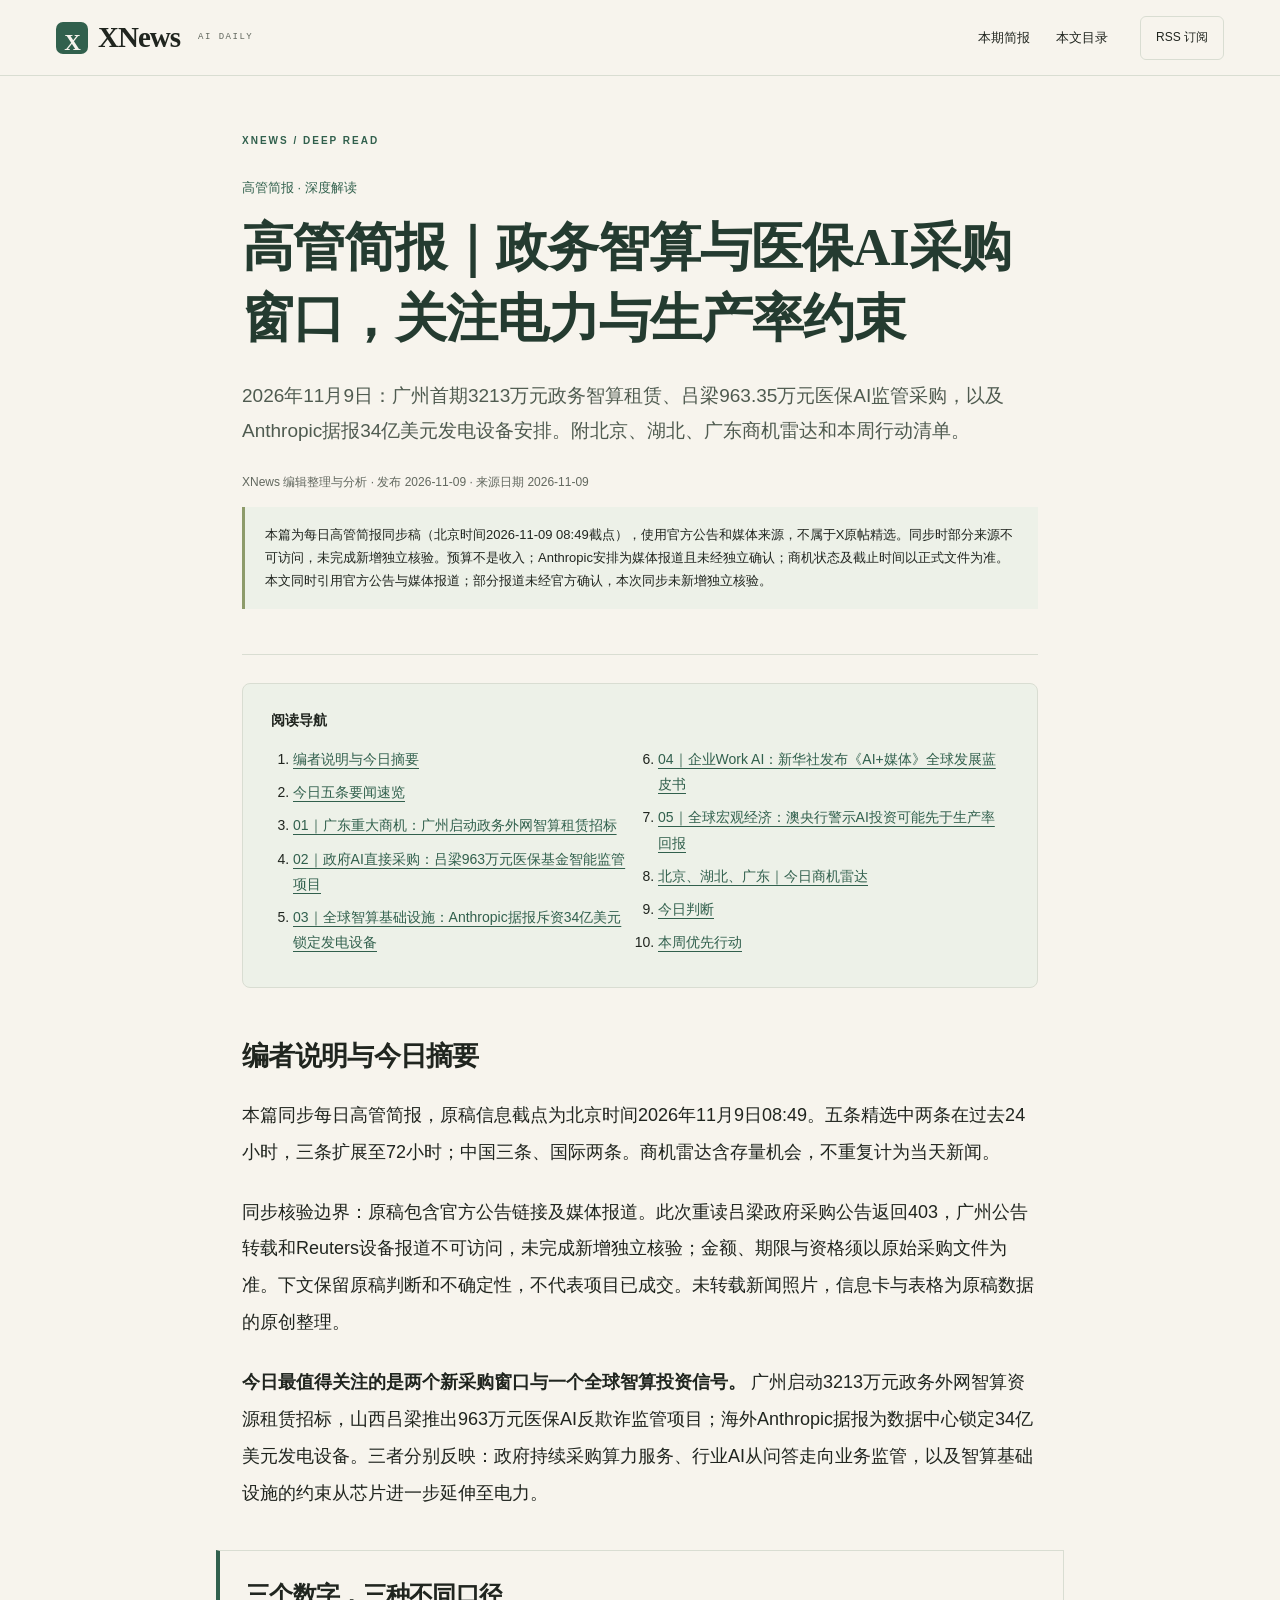
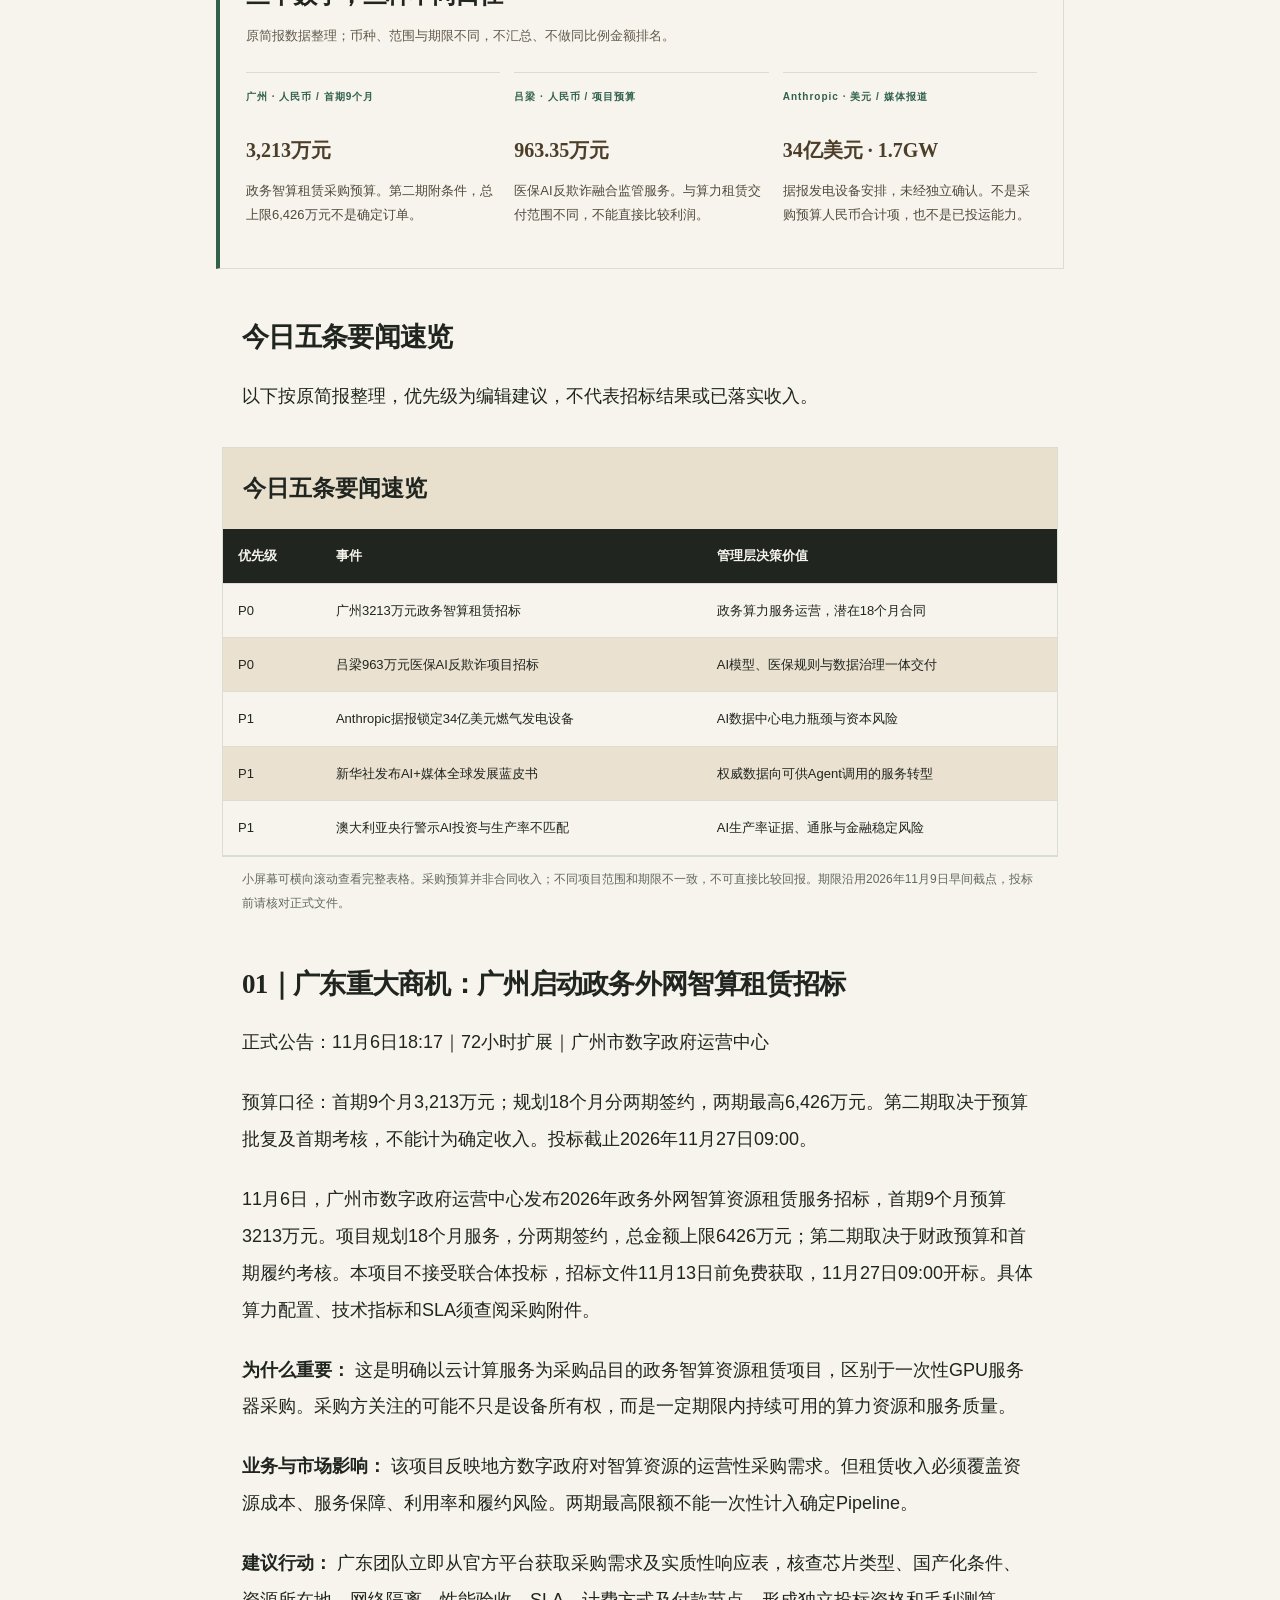
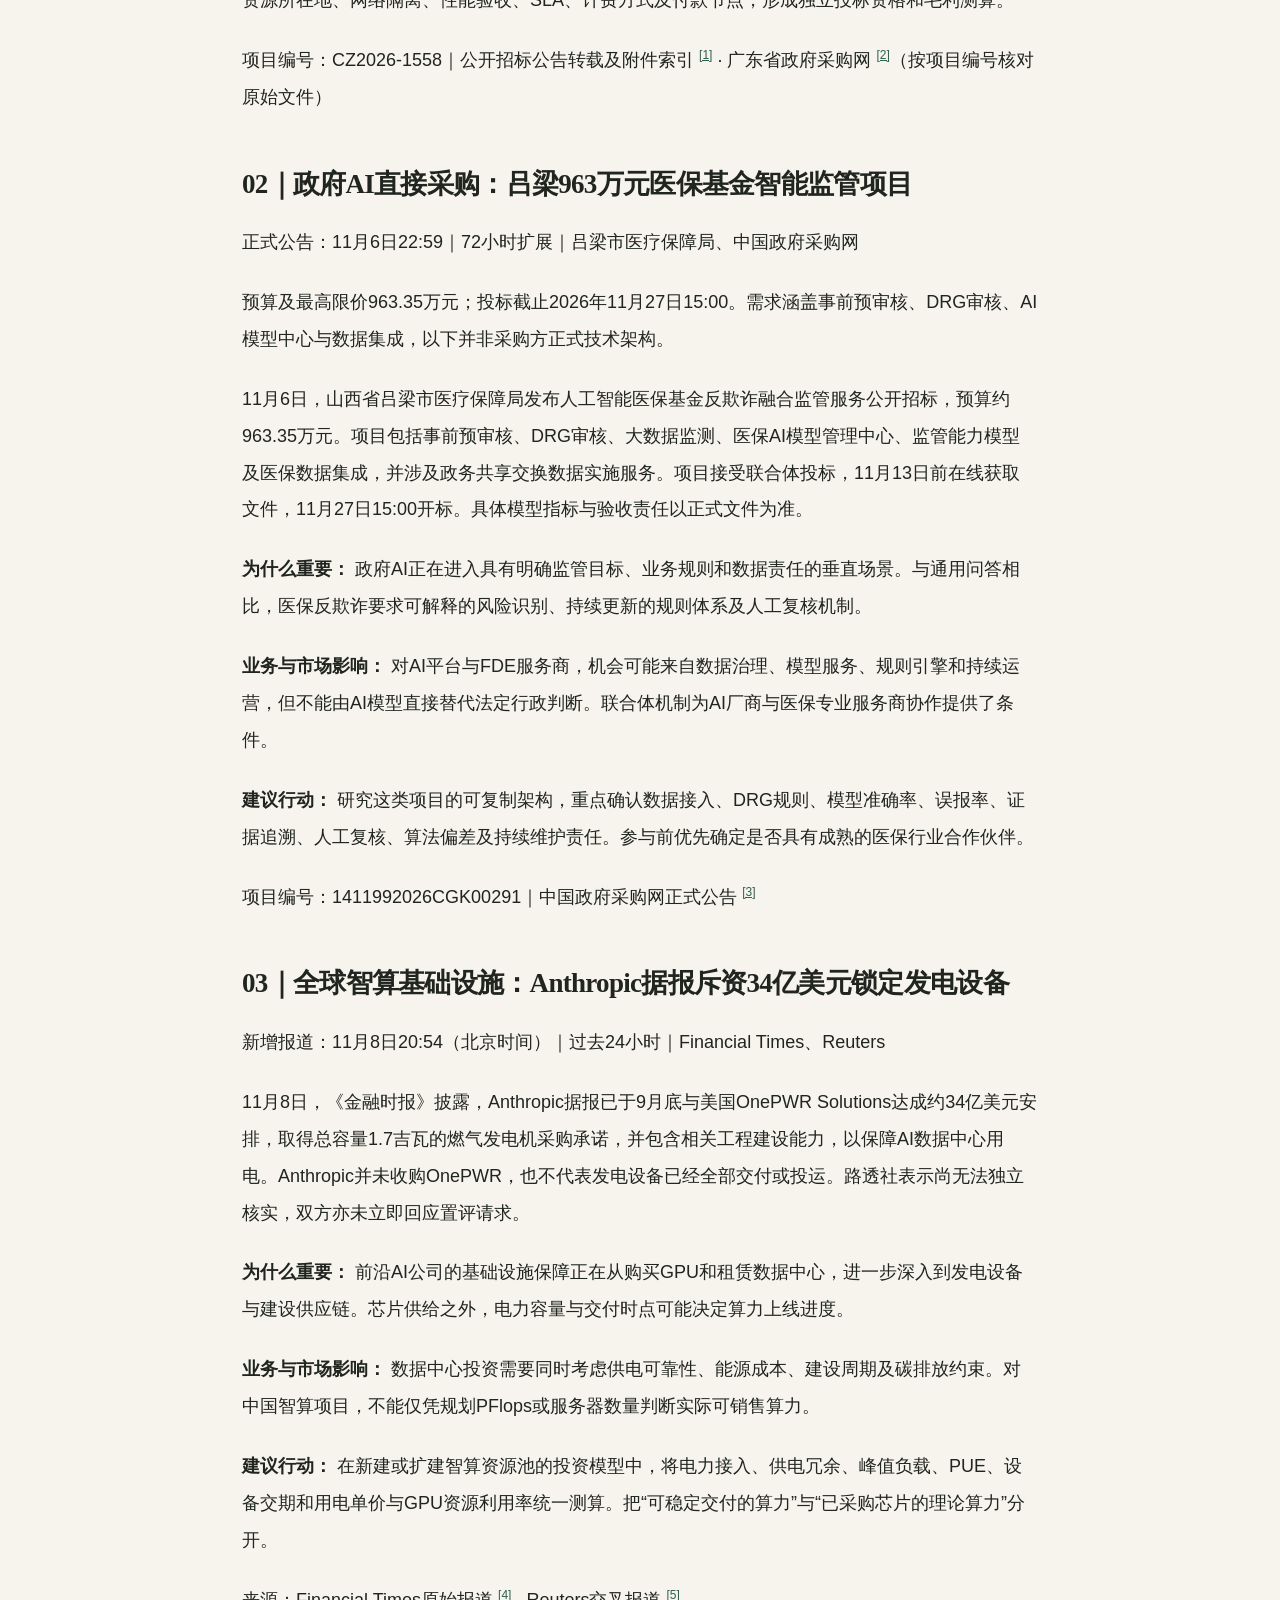
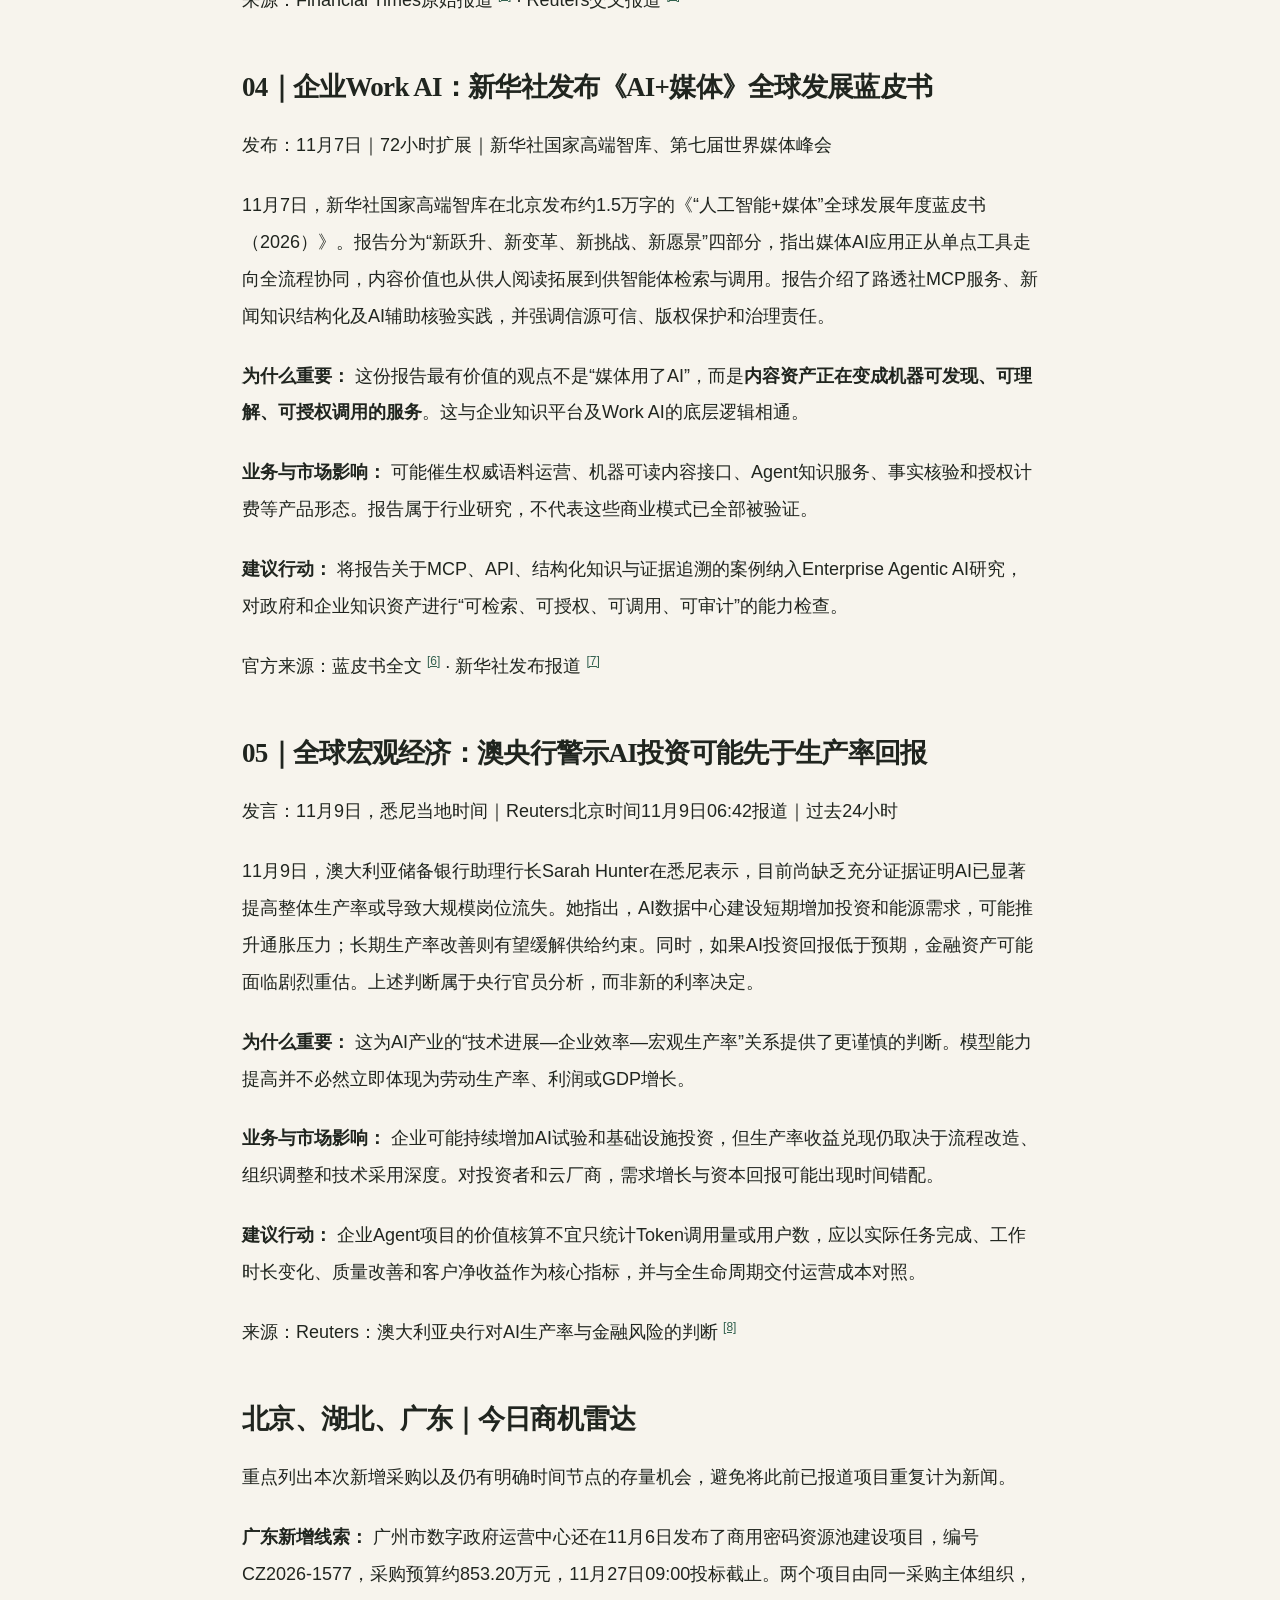
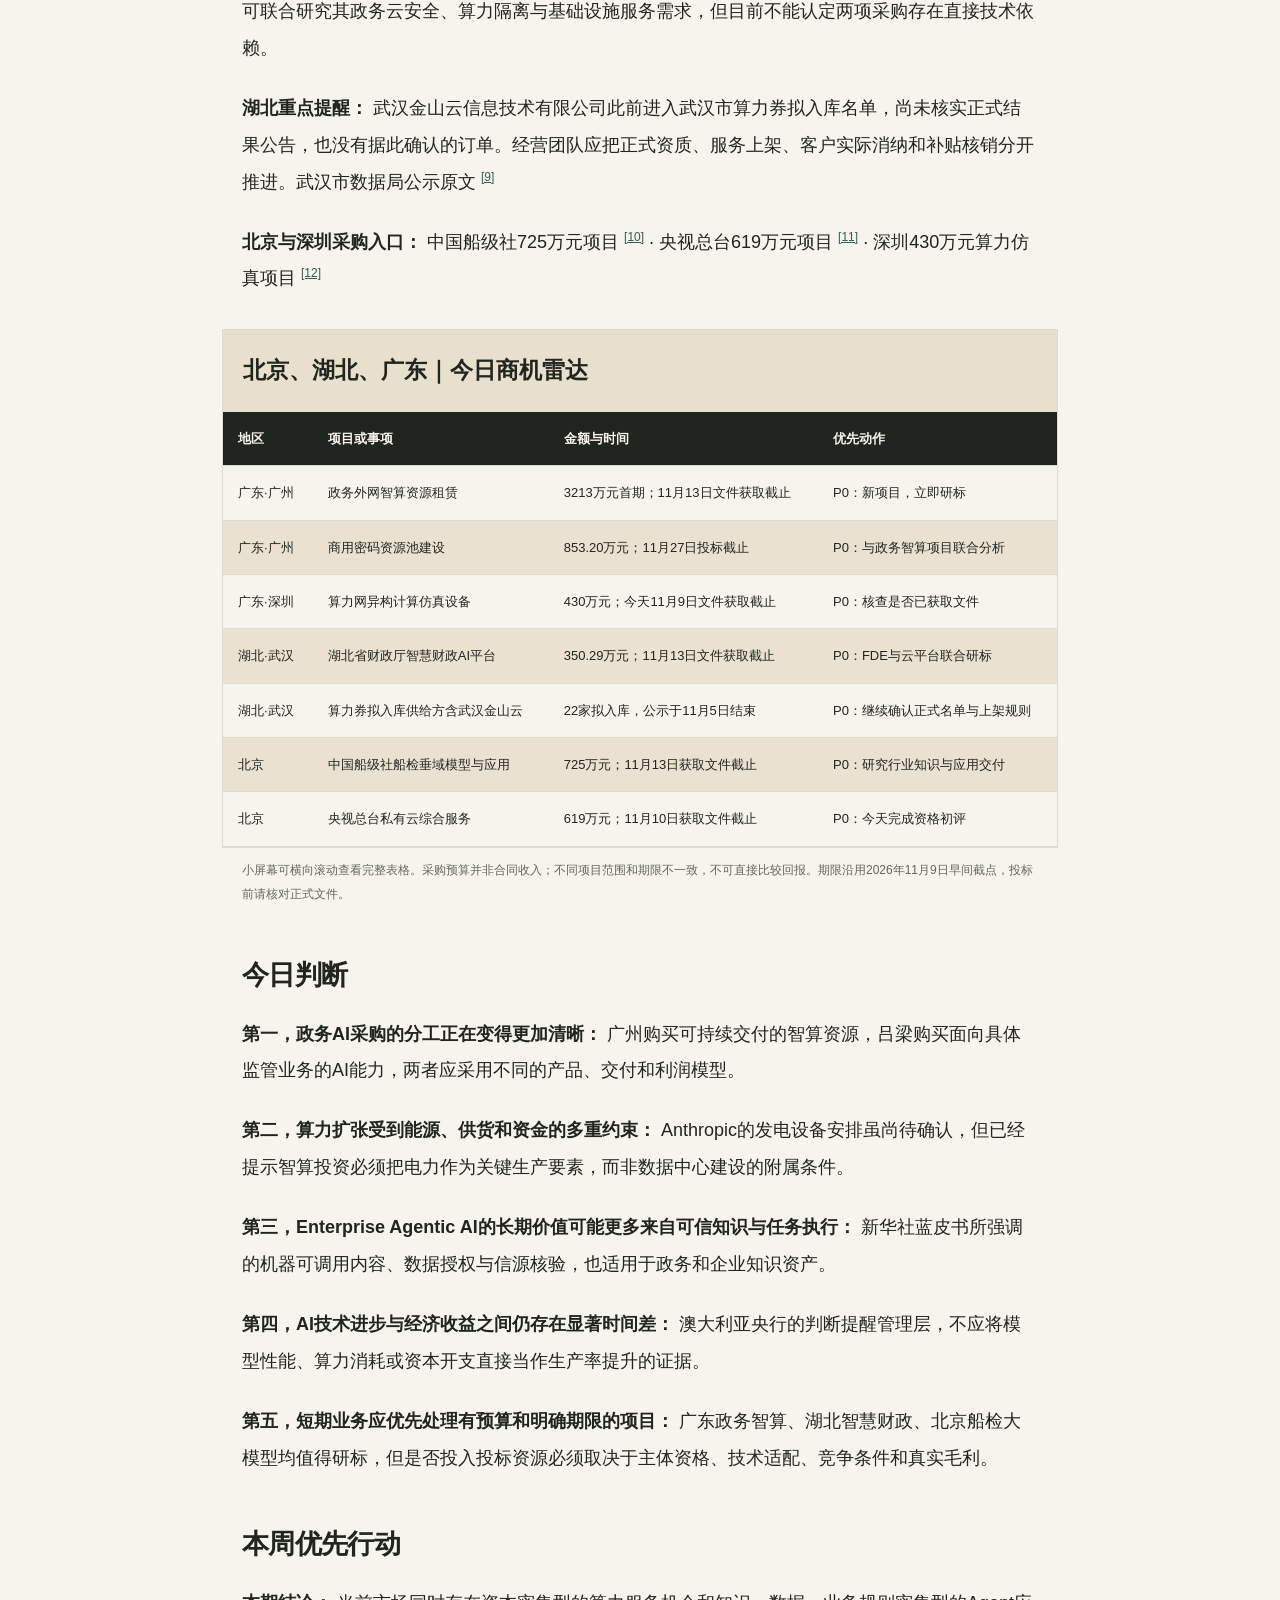
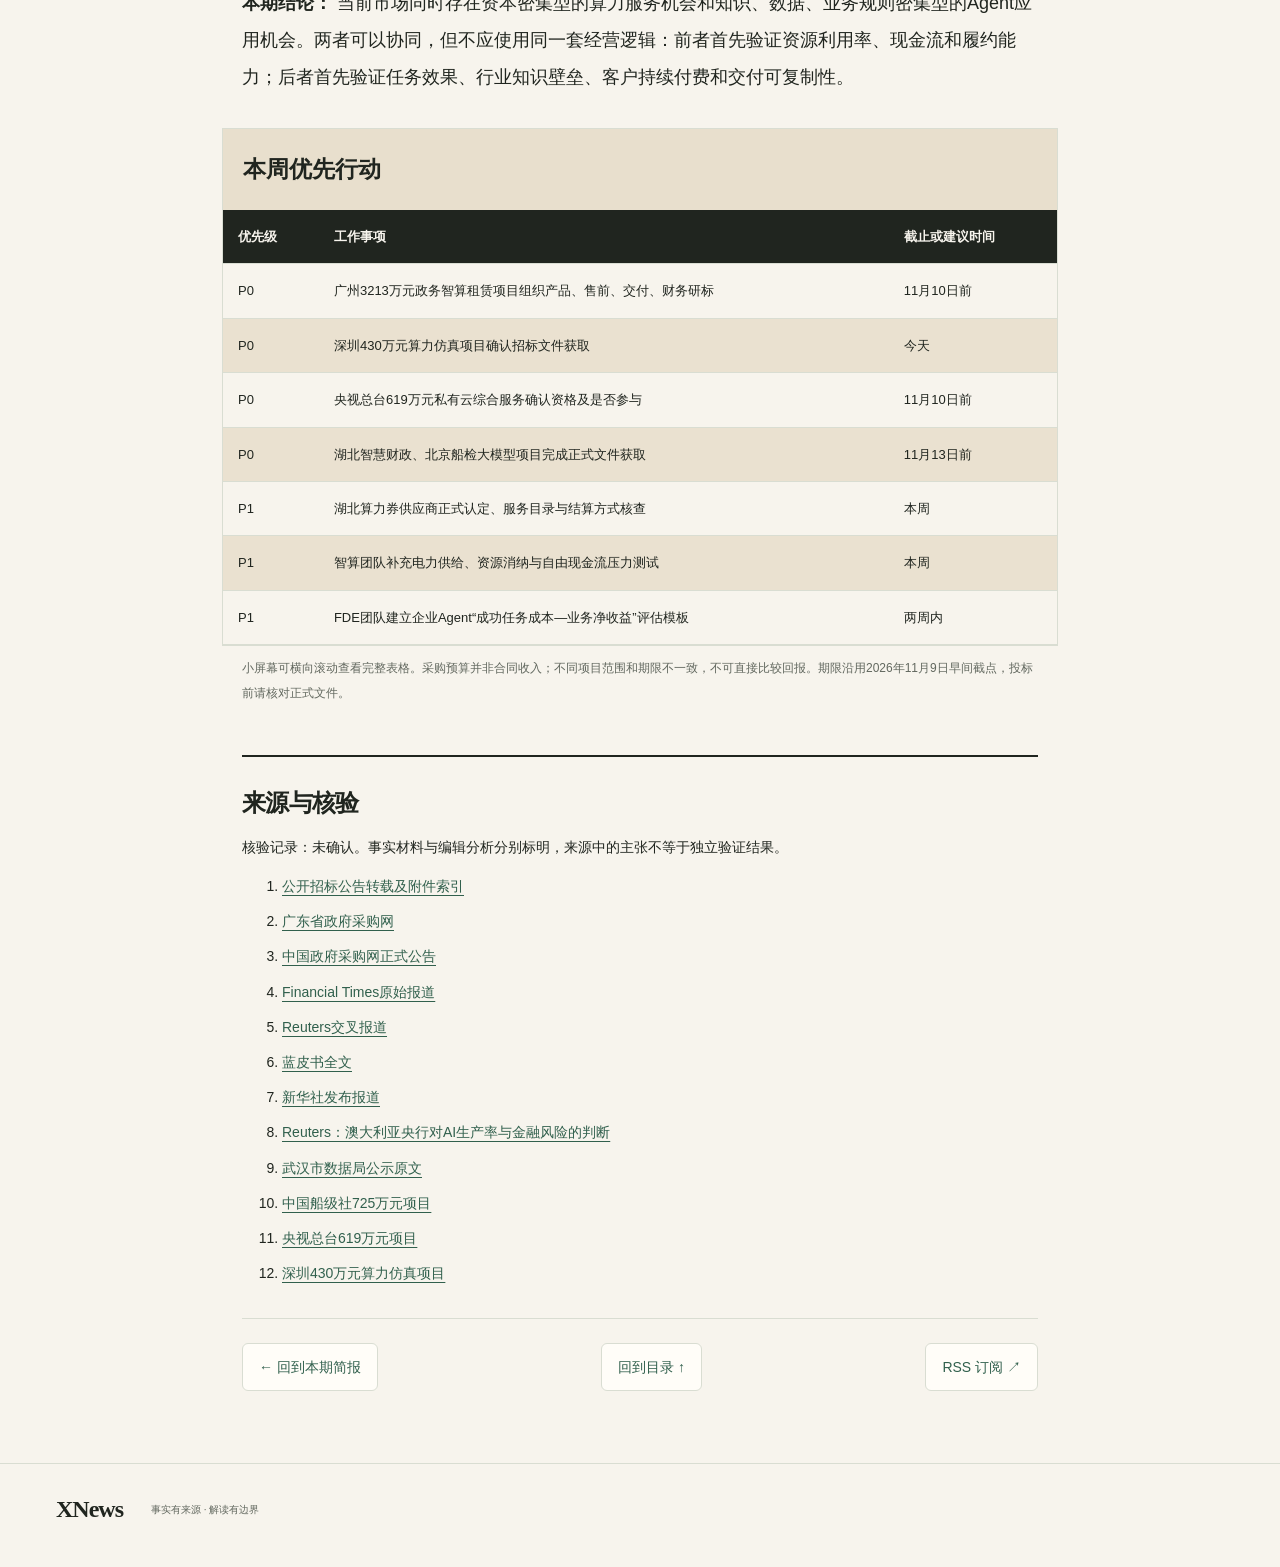
<file: articles/2026-11-09-executive-briefing.html>
<!doctype html>
<html lang="zh-CN"><head><meta charset="utf-8"><meta name="viewport" content="width=device-width, initial-scale=1"><title>高管简报｜政务智算与医保AI采购窗口，关注电力与生产率约束 · XNews</title><meta name="description" content="2026年11月9日：广州首期3213万元政务智算租赁、吕梁963.35万元医保AI监管采购，以及Anthropic据报34亿美元发电设备安排。附北京、湖北、广东商机雷达和本周行动清单。"><link rel="canonical" href="https://all4worldjz.github.io/XNews/articles/2026-11-09-executive-briefing.html"><link rel="alternate" type="application/rss+xml" title="XNews RSS" href="../feed.xml"><link rel="stylesheet" href="../style.css?v=reading-experience-v3"><link rel="stylesheet" href="../article.css?v=reading-experience-v3"></head>
<body class="article-page" id="top"><a class="skip" href="#article-body">跳到正文</a><header class="site-header wrap"><a class="brand" href="../"><span class="brand-icon">X</span>XNews<span class="brand-sub">AI DAILY</span></a><nav aria-label="主导航"><a href="../?date=2026-11-09">本期简报</a><a href="#contents">本文目录</a></nav><a class="rss-nav" href="../feed.xml">RSS 订阅</a></header>
<main class="article-wrap"><header class="article-header"><p class="eyebrow">XNEWS / DEEP READ</p><p class="article-category">高管简报 · 深度解读</p><h1>高管简报｜政务智算与医保AI采购窗口，关注电力与生产率约束</h1><p class="article-deck">2026年11月9日：广州首期3213万元政务智算租赁、吕梁963.35万元医保AI监管采购，以及Anthropic据报34亿美元发电设备安排。附北京、湖北、广东商机雷达和本周行动清单。</p><p class="article-meta">XNews 编辑整理与分析 · 发布 2026-11-09 · 来源日期 2026-11-09</p><p class="article-disclosure">本篇为每日高管简报同步稿（北京时间2026-11-09 08:49截点），使用官方公告和媒体来源，不属于X原帖精选。同步时部分来源不可访问，未完成新增独立核验。预算不是收入；Anthropic安排为媒体报道且未经独立确认；商机状态及截止时间以正式文件为准。 本文同时引用官方公告与媒体报道；部分报道未经官方确认，本次同步未新增独立核验。</p></header>
<nav id="contents" class="article-toc" aria-label="本文目录"><strong>阅读导航</strong><ol><li><a href="#section-1">编者说明与今日摘要</a></li><li><a href="#section-2">今日五条要闻速览</a></li><li><a href="#section-3">01｜广东重大商机：广州启动政务外网智算租赁招标</a></li><li><a href="#section-4">02｜政府AI直接采购：吕梁963万元医保基金智能监管项目</a></li><li><a href="#section-5">03｜全球智算基础设施：Anthropic据报斥资34亿美元锁定发电设备</a></li><li><a href="#section-6">04｜企业Work AI：新华社发布《AI+媒体》全球发展蓝皮书</a></li><li><a href="#section-7">05｜全球宏观经济：澳央行警示AI投资可能先于生产率回报</a></li><li><a href="#section-8">北京、湖北、广东｜今日商机雷达</a></li><li><a href="#section-9">今日判断</a></li><li><a href="#section-10">本周优先行动</a></li></ol></nav><article id="article-body" class="article-body"><section id="section-1"><h2>编者说明与今日摘要</h2><p>本篇同步每日高管简报，原稿信息截点为北京时间2026年11月9日08:49。五条精选中两条在过去24小时，三条扩展至72小时；中国三条、国际两条。商机雷达含存量机会，不重复计为当天新闻。</p><p>同步核验边界：原稿包含官方公告链接及媒体报道。此次重读吕梁政府采购公告返回403，广州公告转载和Reuters设备报道不可访问，未完成新增独立核验；金额、期限与资格须以原始采购文件为准。下文保留原稿判断和不确定性，不代表项目已成交。未转载新闻照片，信息卡与表格为原稿数据的原创整理。</p><p><strong>今日最值得关注的是两个新采购窗口与一个全球智算投资信号。</strong> 广州启动3213万元政务外网智算资源租赁招标，山西吕梁推出963万元医保AI反欺诈监管项目；海外Anthropic据报为数据中心锁定34亿美元发电设备。三者分别反映：政府持续采购算力服务、行业AI从问答走向业务监管，以及智算基础设施的约束从芯片进一步延伸至电力。</p></section><figure class="report-visual visual-briefing"><figcaption><h2>三个数字，三种不同口径</h2><p>原简报数据整理；币种、范围与期限不同，不汇总、不做同比例金额排名。</p></figcaption><ol><li><span class="visual-label">广州 · 人民币 / 首期9个月</span><h3>3,213万元</h3><p>政务智算租赁采购预算。第二期附条件，总上限6,426万元不是确定订单。</p></li><li><span class="visual-label">吕梁 · 人民币 / 项目预算</span><h3>963.35万元</h3><p>医保AI反欺诈融合监管服务。与算力租赁交付范围不同，不能直接比较利润。</p></li><li><span class="visual-label">Anthropic · 美元 / 媒体报道</span><h3>34亿美元 · 1.7GW</h3><p>据报发电设备安排，未经独立确认。不是采购预算人民币合计项，也不是已投运能力。</p></li></ol></figure><section id="section-2"><h2>今日五条要闻速览</h2><p>以下按原简报整理，优先级为编辑建议，不代表招标结果或已落实收入。</p></section><div class="report-table" role="region" aria-label="今日五条要闻速览" tabindex="0"><table><caption>今日五条要闻速览</caption><thead><tr><th scope="col">优先级</th><th scope="col">事件</th><th scope="col">管理层决策价值</th></tr></thead><tbody><tr><td>P0</td><td>广州3213万元政务智算租赁招标</td><td>政务算力服务运营，潜在18个月合同</td></tr><tr><td>P0</td><td>吕梁963万元医保AI反欺诈项目招标</td><td>AI模型、医保规则与数据治理一体交付</td></tr><tr><td>P1</td><td>Anthropic据报锁定34亿美元燃气发电设备</td><td>AI数据中心电力瓶颈与资本风险</td></tr><tr><td>P1</td><td>新华社发布AI+媒体全球发展蓝皮书</td><td>权威数据向可供Agent调用的服务转型</td></tr><tr><td>P1</td><td>澳大利亚央行警示AI投资与生产率不匹配</td><td>AI生产率证据、通胀与金融稳定风险</td></tr></tbody></table></div><p class="table-note">小屏幕可横向滚动查看完整表格。采购预算并非合同收入；不同项目范围和期限不一致，不可直接比较回报。期限沿用2026年11月9日早间截点，投标前请核对正式文件。</p><section id="section-3"><h2>01｜广东重大商机：广州启动政务外网智算租赁招标</h2><p>正式公告：11月6日18:17｜72小时扩展｜广州市数字政府运营中心</p><p>预算口径：首期9个月3,213万元；规划18个月分两期签约，两期最高6,426万元。第二期取决于预算批复及首期考核，不能计为确定收入。投标截止2026年11月27日09:00。</p><p>11月6日，广州市数字政府运营中心发布2026年政务外网智算资源租赁服务招标，首期9个月预算3213万元。项目规划18个月服务，分两期签约，总金额上限6426万元；第二期取决于财政预算和首期履约考核。本项目不接受联合体投标，招标文件11月13日前免费获取，11月27日09:00开标。具体算力配置、技术指标和SLA须查阅采购附件。</p><p><strong>为什么重要：</strong> 这是明确以云计算服务为采购品目的政务智算资源租赁项目，区别于一次性GPU服务器采购。采购方关注的可能不只是设备所有权，而是一定期限内持续可用的算力资源和服务质量。</p><p><strong>业务与市场影响：</strong> 该项目反映地方数字政府对智算资源的运营性采购需求。但租赁收入必须覆盖资源成本、服务保障、利用率和履约风险。两期最高限额不能一次性计入确定Pipeline。</p><p><strong>建议行动：</strong> 广东团队立即从官方平台获取采购需求及实质性响应表，核查芯片类型、国产化条件、资源所在地、网络隔离、性能验收、SLA、计费方式及付款节点，形成独立投标资格和毛利测算。</p><p>项目编号：CZ2026-1558｜公开招标公告转载及附件索引 <a class="citation" href="#source-1" aria-label="来源 1">[1]</a> · 广东省政府采购网 <a class="citation" href="#source-2" aria-label="来源 2">[2]</a>（按项目编号核对原始文件）</p></section><section id="section-4"><h2>02｜政府AI直接采购：吕梁963万元医保基金智能监管项目</h2><p>正式公告：11月6日22:59｜72小时扩展｜吕梁市医疗保障局、中国政府采购网</p><p>预算及最高限价963.35万元；投标截止2026年11月27日15:00。需求涵盖事前预审核、DRG审核、AI模型中心与数据集成，以下并非采购方正式技术架构。</p><p>11月6日，山西省吕梁市医疗保障局发布人工智能医保基金反欺诈融合监管服务公开招标，预算约963.35万元。项目包括事前预审核、DRG审核、大数据监测、医保AI模型管理中心、监管能力模型及医保数据集成，并涉及政务共享交换数据实施服务。项目接受联合体投标，11月13日前在线获取文件，11月27日15:00开标。具体模型指标与验收责任以正式文件为准。</p><p><strong>为什么重要：</strong> 政府AI正在进入具有明确监管目标、业务规则和数据责任的垂直场景。与通用问答相比，医保反欺诈要求可解释的风险识别、持续更新的规则体系及人工复核机制。</p><p><strong>业务与市场影响：</strong> 对AI平台与FDE服务商，机会可能来自数据治理、模型服务、规则引擎和持续运营，但不能由AI模型直接替代法定行政判断。联合体机制为AI厂商与医保专业服务商协作提供了条件。</p><p><strong>建议行动：</strong> 研究这类项目的可复制架构，重点确认数据接入、DRG规则、模型准确率、误报率、证据追溯、人工复核、算法偏差及持续维护责任。参与前优先确定是否具有成熟的医保行业合作伙伴。</p><p>项目编号：1411992026CGK00291｜中国政府采购网正式公告 <a class="citation" href="#source-3" aria-label="来源 3">[3]</a></p></section><section id="section-5"><h2>03｜全球智算基础设施：Anthropic据报斥资34亿美元锁定发电设备</h2><p>新增报道：11月8日20:54（北京时间）｜过去24小时｜Financial Times、Reuters</p><p>11月8日，《金融时报》披露，Anthropic据报已于9月底与美国OnePWR Solutions达成约34亿美元安排，取得总容量1.7吉瓦的燃气发电机采购承诺，并包含相关工程建设能力，以保障AI数据中心用电。Anthropic并未收购OnePWR，也不代表发电设备已经全部交付或投运。路透社表示尚无法独立核实，双方亦未立即回应置评请求。</p><p><strong>为什么重要：</strong> 前沿AI公司的基础设施保障正在从购买GPU和租赁数据中心，进一步深入到发电设备与建设供应链。芯片供给之外，电力容量与交付时点可能决定算力上线进度。</p><p><strong>业务与市场影响：</strong> 数据中心投资需要同时考虑供电可靠性、能源成本、建设周期及碳排放约束。对中国智算项目，不能仅凭规划PFlops或服务器数量判断实际可销售算力。</p><p><strong>建议行动：</strong> 在新建或扩建智算资源池的投资模型中，将电力接入、供电冗余、峰值负载、PUE、设备交期和用电单价与GPU资源利用率统一测算。把“可稳定交付的算力”与“已采购芯片的理论算力”分开。</p><p>来源：Financial Times原始报道 <a class="citation" href="#source-4" aria-label="来源 4">[4]</a> · Reuters交叉报道 <a class="citation" href="#source-5" aria-label="来源 5">[5]</a></p></section><section id="section-6"><h2>04｜企业Work AI：新华社发布《AI+媒体》全球发展蓝皮书</h2><p>发布：11月7日｜72小时扩展｜新华社国家高端智库、第七届世界媒体峰会</p><p>11月7日，新华社国家高端智库在北京发布约1.5万字的《“人工智能+媒体”全球发展年度蓝皮书（2026）》。报告分为“新跃升、新变革、新挑战、新愿景”四部分，指出媒体AI应用正从单点工具走向全流程协同，内容价值也从供人阅读拓展到供智能体检索与调用。报告介绍了路透社MCP服务、新闻知识结构化及AI辅助核验实践，并强调信源可信、版权保护和治理责任。</p><p><strong>为什么重要：</strong> 这份报告最有价值的观点不是“媒体用了AI”，而是<strong>内容资产正在变成机器可发现、可理解、可授权调用的服务</strong>。这与企业知识平台及Work AI的底层逻辑相通。</p><p><strong>业务与市场影响：</strong> 可能催生权威语料运营、机器可读内容接口、Agent知识服务、事实核验和授权计费等产品形态。报告属于行业研究，不代表这些商业模式已全部被验证。</p><p><strong>建议行动：</strong> 将报告关于MCP、API、结构化知识与证据追溯的案例纳入Enterprise Agentic AI研究，对政府和企业知识资产进行“可检索、可授权、可调用、可审计”的能力检查。</p><p>官方来源：蓝皮书全文 <a class="citation" href="#source-6" aria-label="来源 6">[6]</a> · 新华社发布报道 <a class="citation" href="#source-7" aria-label="来源 7">[7]</a></p></section><section id="section-7"><h2>05｜全球宏观经济：澳央行警示AI投资可能先于生产率回报</h2><p>发言：11月9日，悉尼当地时间｜Reuters北京时间11月9日06:42报道｜过去24小时</p><p>11月9日，澳大利亚储备银行助理行长Sarah Hunter在悉尼表示，目前尚缺乏充分证据证明AI已显著提高整体生产率或导致大规模岗位流失。她指出，AI数据中心建设短期增加投资和能源需求，可能推升通胀压力；长期生产率改善则有望缓解供给约束。同时，如果AI投资回报低于预期，金融资产可能面临剧烈重估。上述判断属于央行官员分析，而非新的利率决定。</p><p><strong>为什么重要：</strong> 这为AI产业的“技术进展—企业效率—宏观生产率”关系提供了更谨慎的判断。模型能力提高并不必然立即体现为劳动生产率、利润或GDP增长。</p><p><strong>业务与市场影响：</strong> 企业可能持续增加AI试验和基础设施投资，但生产率收益兑现仍取决于流程改造、组织调整和技术采用深度。对投资者和云厂商，需求增长与资本回报可能出现时间错配。</p><p><strong>建议行动：</strong> 企业Agent项目的价值核算不宜只统计Token调用量或用户数，应以实际任务完成、工作时长变化、质量改善和客户净收益作为核心指标，并与全生命周期交付运营成本对照。</p><p>来源：Reuters：澳大利亚央行对AI生产率与金融风险的判断 <a class="citation" href="#source-8" aria-label="来源 8">[8]</a></p></section><section id="section-8"><h2>北京、湖北、广东｜今日商机雷达</h2><p>重点列出本次新增采购以及仍有明确时间节点的存量机会，避免将此前已报道项目重复计为新闻。</p><p><strong>广东新增线索：</strong> 广州市数字政府运营中心还在11月6日发布了商用密码资源池建设项目，编号CZ2026-1577，采购预算约853.20万元，11月27日09:00投标截止。两个项目由同一采购主体组织，可联合研究其政务云安全、算力隔离与基础设施服务需求，但目前不能认定两项采购存在直接技术依赖。</p><p><strong>湖北重点提醒：</strong> 武汉金山云信息技术有限公司此前进入武汉市算力券拟入库名单，尚未核实正式结果公告，也没有据此确认的订单。经营团队应把正式资质、服务上架、客户实际消纳和补贴核销分开推进。武汉市数据局公示原文 <a class="citation" href="#source-9" aria-label="来源 9">[9]</a></p><p><strong>北京与深圳采购入口：</strong> 中国船级社725万元项目 <a class="citation" href="#source-10" aria-label="来源 10">[10]</a> · 央视总台619万元项目 <a class="citation" href="#source-11" aria-label="来源 11">[11]</a> · 深圳430万元算力仿真项目 <a class="citation" href="#source-12" aria-label="来源 12">[12]</a></p></section><div class="report-table" role="region" aria-label="北京、湖北、广东｜今日商机雷达" tabindex="0"><table><caption>北京、湖北、广东｜今日商机雷达</caption><thead><tr><th scope="col">地区</th><th scope="col">项目或事项</th><th scope="col">金额与时间</th><th scope="col">优先动作</th></tr></thead><tbody><tr><td>广东·广州</td><td>政务外网智算资源租赁</td><td>3213万元首期；11月13日文件获取截止</td><td>P0：新项目，立即研标</td></tr><tr><td>广东·广州</td><td>商用密码资源池建设</td><td>853.20万元；11月27日投标截止</td><td>P0：与政务智算项目联合分析</td></tr><tr><td>广东·深圳</td><td>算力网异构计算仿真设备</td><td>430万元；今天11月9日文件获取截止</td><td>P0：核查是否已获取文件</td></tr><tr><td>湖北·武汉</td><td>湖北省财政厅智慧财政AI平台</td><td>350.29万元；11月13日文件获取截止</td><td>P0：FDE与云平台联合研标</td></tr><tr><td>湖北·武汉</td><td>算力券拟入库供给方含武汉金山云</td><td>22家拟入库，公示于11月5日结束</td><td>P0：继续确认正式名单与上架规则</td></tr><tr><td>北京</td><td>中国船级社船检垂域模型与应用</td><td>725万元；11月13日获取文件截止</td><td>P0：研究行业知识与应用交付</td></tr><tr><td>北京</td><td>央视总台私有云综合服务</td><td>619万元；11月10日获取文件截止</td><td>P0：今天完成资格初评</td></tr></tbody></table></div><p class="table-note">小屏幕可横向滚动查看完整表格。采购预算并非合同收入；不同项目范围和期限不一致，不可直接比较回报。期限沿用2026年11月9日早间截点，投标前请核对正式文件。</p><section id="section-9"><h2>今日判断</h2><p><strong>第一，政务AI采购的分工正在变得更加清晰：</strong> 广州购买可持续交付的智算资源，吕梁购买面向具体监管业务的AI能力，两者应采用不同的产品、交付和利润模型。</p><p><strong>第二，算力扩张受到能源、供货和资金的多重约束：</strong> Anthropic的发电设备安排虽尚待确认，但已经提示智算投资必须把电力作为关键生产要素，而非数据中心建设的附属条件。</p><p><strong>第三，Enterprise Agentic AI的长期价值可能更多来自可信知识与任务执行：</strong> 新华社蓝皮书所强调的机器可调用内容、数据授权与信源核验，也适用于政务和企业知识资产。</p><p><strong>第四，AI技术进步与经济收益之间仍存在显著时间差：</strong> 澳大利亚央行的判断提醒管理层，不应将模型性能、算力消耗或资本开支直接当作生产率提升的证据。</p><p><strong>第五，短期业务应优先处理有预算和明确期限的项目：</strong> 广东政务智算、湖北智慧财政、北京船检大模型均值得研标，但是否投入投标资源必须取决于主体资格、技术适配、竞争条件和真实毛利。</p></section><section id="section-10"><h2>本周优先行动</h2><p><strong>本期结论：</strong> 当前市场同时存在资本密集型的算力服务机会和知识、数据、业务规则密集型的Agent应用机会。两者可以协同，但不应使用同一套经营逻辑：前者首先验证资源利用率、现金流和履约能力；后者首先验证任务效果、行业知识壁垒、客户持续付费和交付可复制性。</p></section><div class="report-table" role="region" aria-label="本周优先行动" tabindex="0"><table><caption>本周优先行动</caption><thead><tr><th scope="col">优先级</th><th scope="col">工作事项</th><th scope="col">截止或建议时间</th></tr></thead><tbody><tr><td>P0</td><td>广州3213万元政务智算租赁项目组织产品、售前、交付、财务研标</td><td>11月10日前</td></tr><tr><td>P0</td><td>深圳430万元算力仿真项目确认招标文件获取</td><td>今天</td></tr><tr><td>P0</td><td>央视总台619万元私有云综合服务确认资格及是否参与</td><td>11月10日前</td></tr><tr><td>P0</td><td>湖北智慧财政、北京船检大模型项目完成正式文件获取</td><td>11月13日前</td></tr><tr><td>P1</td><td>湖北算力券供应商正式认定、服务目录与结算方式核查</td><td>本周</td></tr><tr><td>P1</td><td>智算团队补充电力供给、资源消纳与自由现金流压力测试</td><td>本周</td></tr><tr><td>P1</td><td>FDE团队建立企业Agent“成功任务成本—业务净收益”评估模板</td><td>两周内</td></tr></tbody></table></div><p class="table-note">小屏幕可横向滚动查看完整表格。采购预算并非合同收入；不同项目范围和期限不一致，不可直接比较回报。期限沿用2026年11月9日早间截点，投标前请核对正式文件。</p></article><section class="article-sources" id="sources"><h2>来源与核验</h2><p>核验记录：未确认。事实材料与编辑分析分别标明，来源中的主张不等于独立验证结果。</p><ol><li id="source-1"><a href="https://www.bidcenter.com.cn/news-451925611-1.html" rel="noopener noreferrer">公开招标公告转载及附件索引</a></li><li id="source-2"><a href="https://gdgpo.czt.gd.gov.cn/" rel="noopener noreferrer">广东省政府采购网</a></li><li id="source-3"><a href="https://www.ccgp.gov.cn/cggg/dfgg/gkzb/202611/t20261106_27640045.htm" rel="noopener noreferrer">中国政府采购网正式公告</a></li><li id="source-4"><a href="https://www.ft.com/content/41bf5c6a-9735-4f1a-a8e3-2bcccad58ba0" rel="noopener noreferrer">Financial Times原始报道</a></li><li id="source-5"><a href="https://www.reuters.com/business/energy/anthropic-secures-34-billion-generator-deal-ai-data-centers-ft-reports-2026-11-08/" rel="noopener noreferrer">Reuters交叉报道</a></li><li id="source-6"><a href="https://www.news.cn/politics/20261107/2853cb5286064053b1b18588f6c4697e/c.html" rel="noopener noreferrer">蓝皮书全文</a></li><li id="source-7"><a href="https://www.news.cn/20261107/aa6b3d5d4bde4b1c8dfec6f33da1dfe6/c.html" rel="noopener noreferrer">新华社发布报道</a></li><li id="source-8"><a href="https://www.reuters.com/world/asia-pacific/rbas-hunter-says-ai-has-yet-deliver-productivity-boost-trigger-job-losses-2026-11-08/" rel="noopener noreferrer">Reuters：澳大利亚央行对AI生产率与金融风险的判断</a></li><li id="source-9"><a href="https://whsj.wuhan.gov.cn/tzgg_93641/202611/t20261103_2873298.shtml" rel="noopener noreferrer">武汉市数据局公示原文</a></li><li id="source-10"><a href="https://www.ccgp.gov.cn/cggg/zygg/gkzb/202611/t20261106_27638638.htm" rel="noopener noreferrer">中国船级社725万元项目</a></li><li id="source-11"><a href="https://www.ccgp.gov.cn/cggg/zygg/gkzb/202611/t20261103_27609108.htm" rel="noopener noreferrer">央视总台619万元项目</a></li><li id="source-12"><a href="https://www.ccgp.gov.cn/cggg/zygg/gkzb/202611/t20261102_27604939.htm" rel="noopener noreferrer">深圳430万元算力仿真项目</a></li></ol></section><div class="article-end"><a href="../?date=2026-11-09#executive-briefing">← 回到本期简报</a><a href="#contents">回到目录 ↑</a><a href="../feed.xml">RSS 订阅 ↗</a></div></main><footer class="wrap"><a class="brand" href="../">XNews</a><p>事实有来源 · 解读有边界</p></footer><nav class="mobile-dock" aria-label="快捷阅读导航"><a href="../?date=2026-11-09">本期</a><a href="#contents">目录</a><a href="#sources">来源</a><a href="#top">顶部 ↑</a></nav></body></html>
</file>
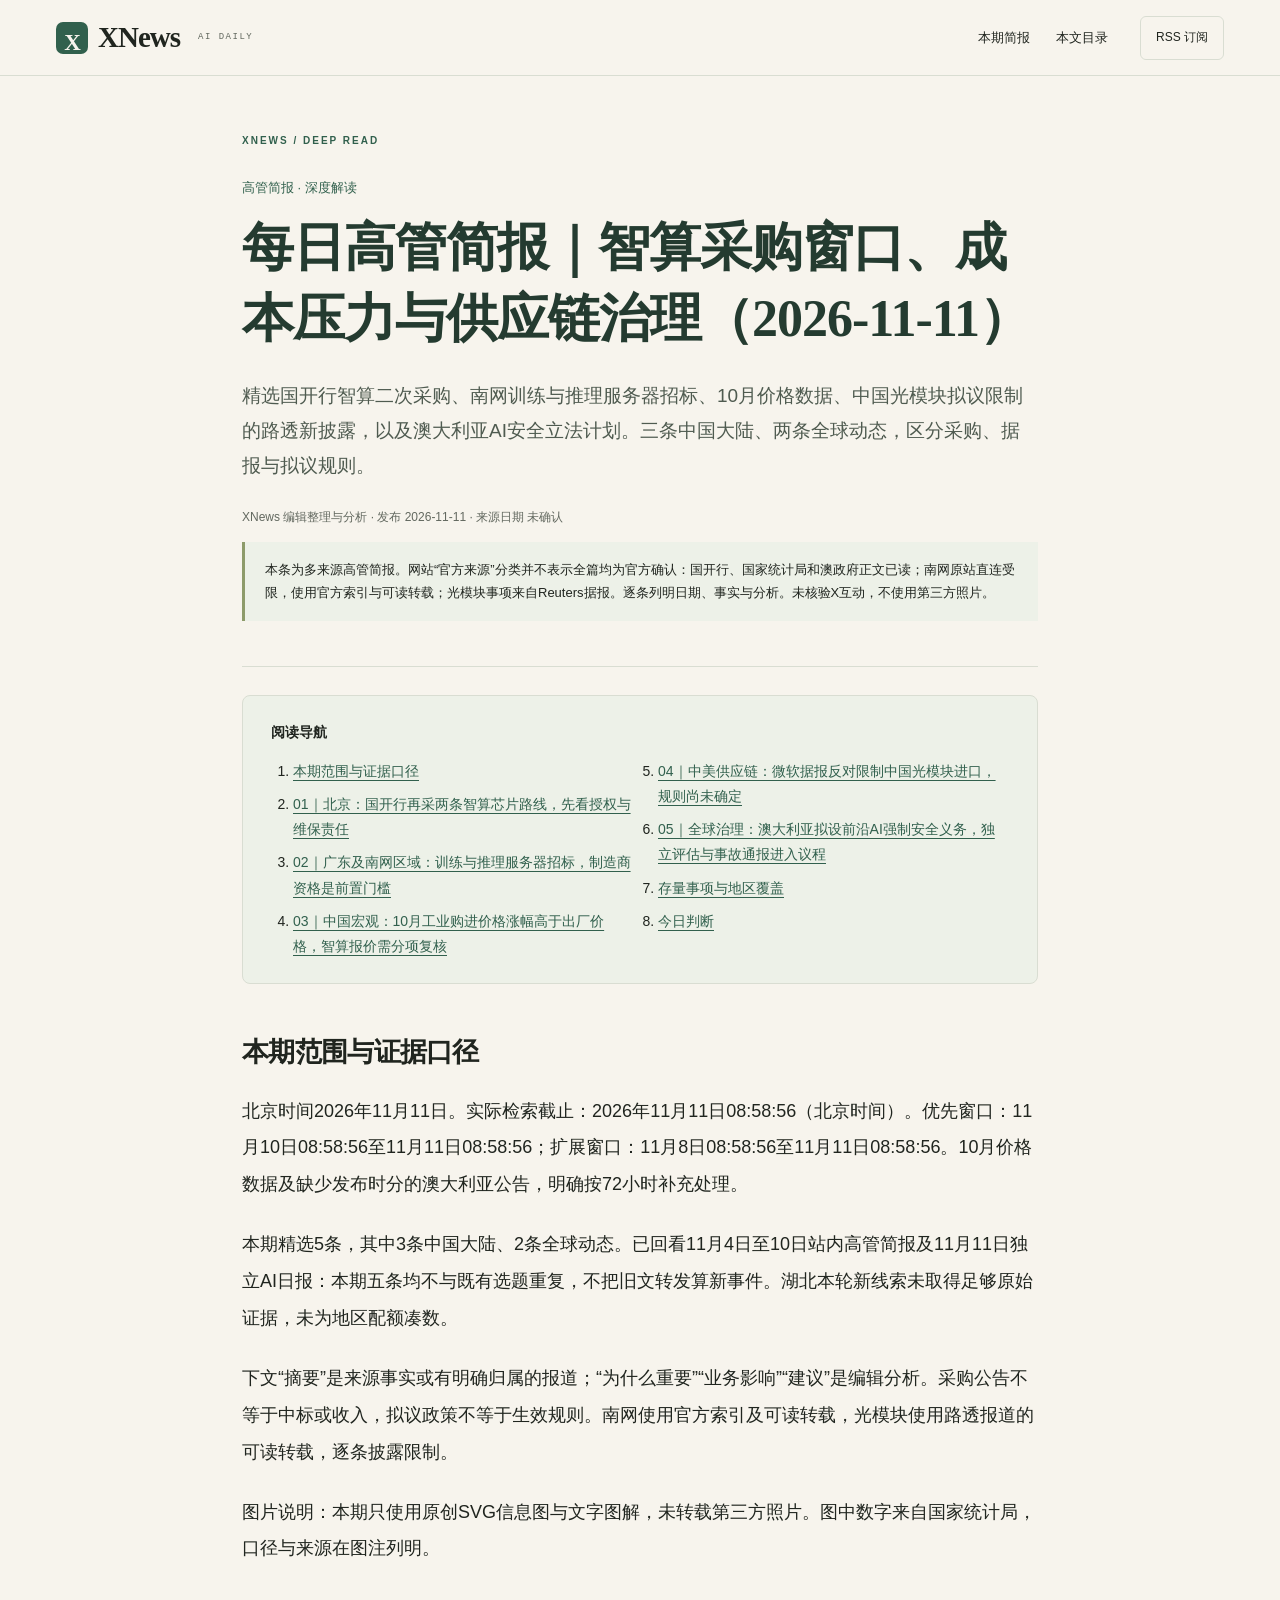
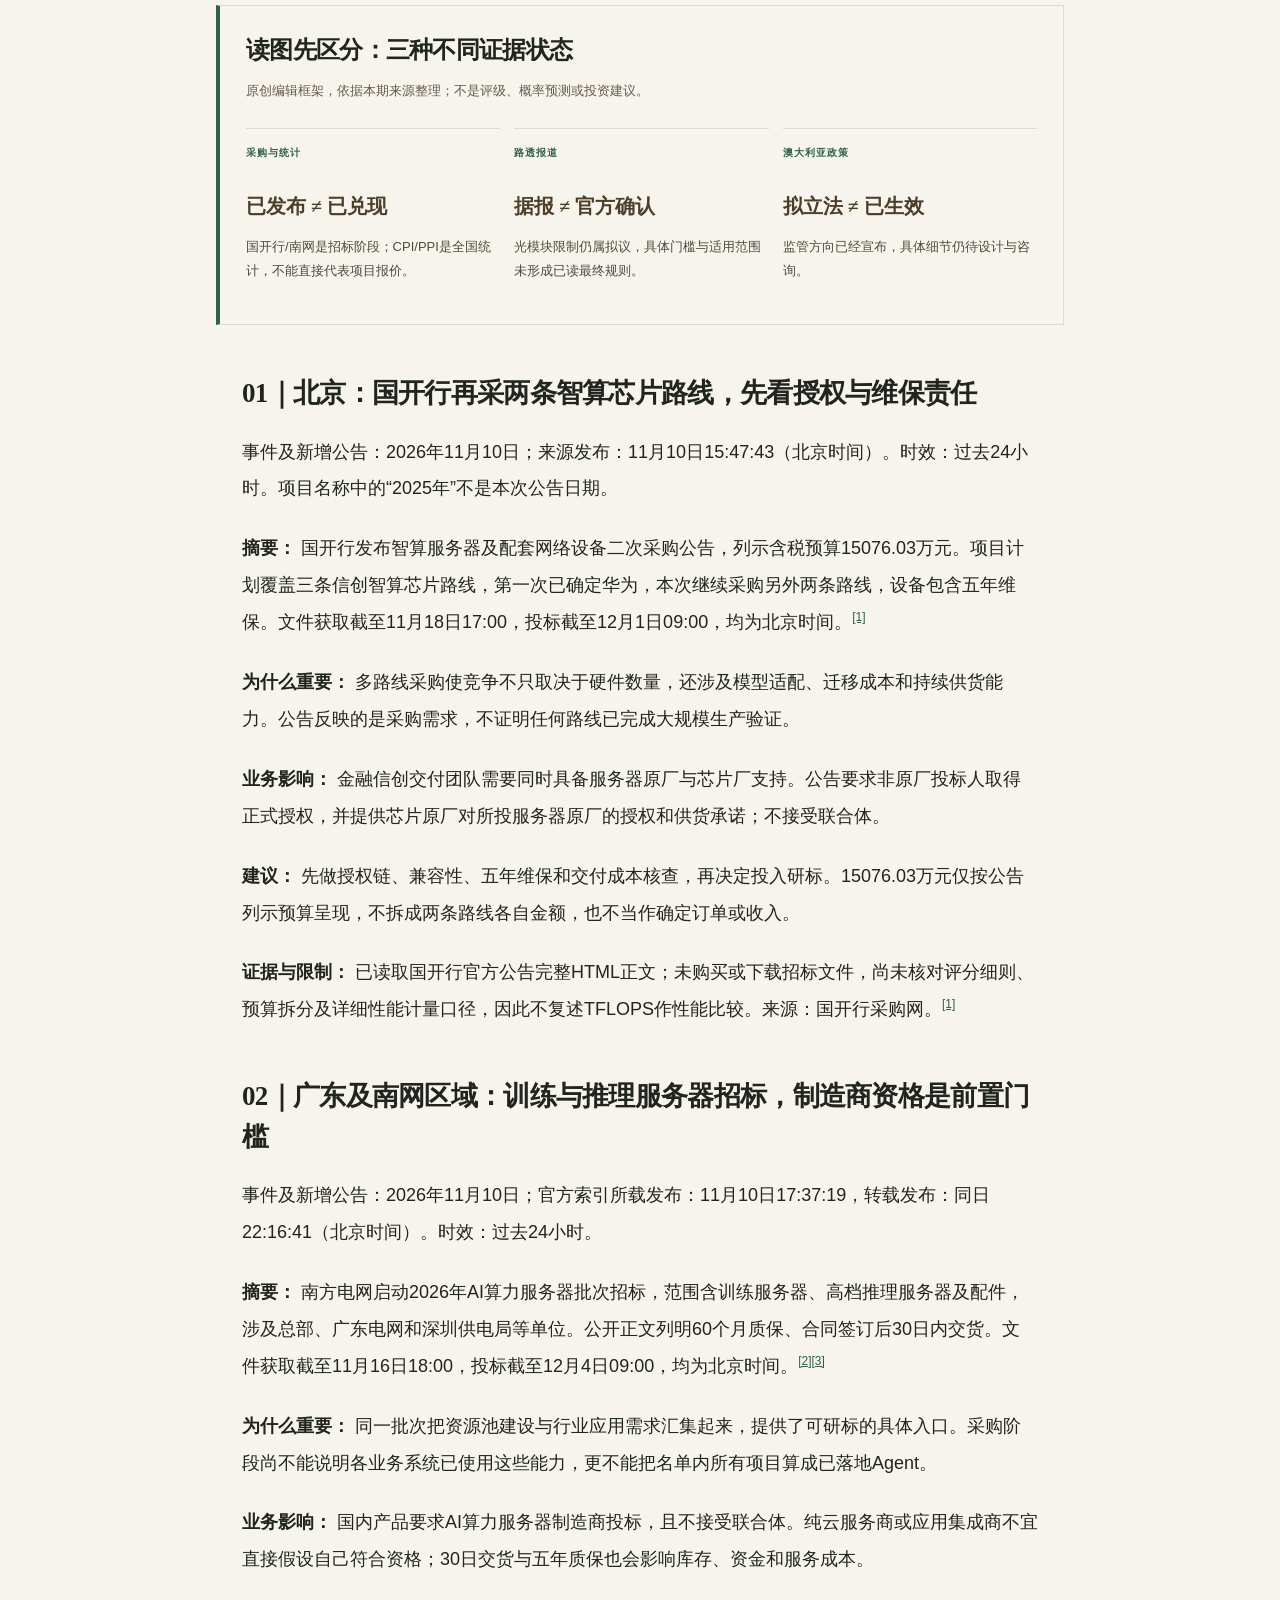
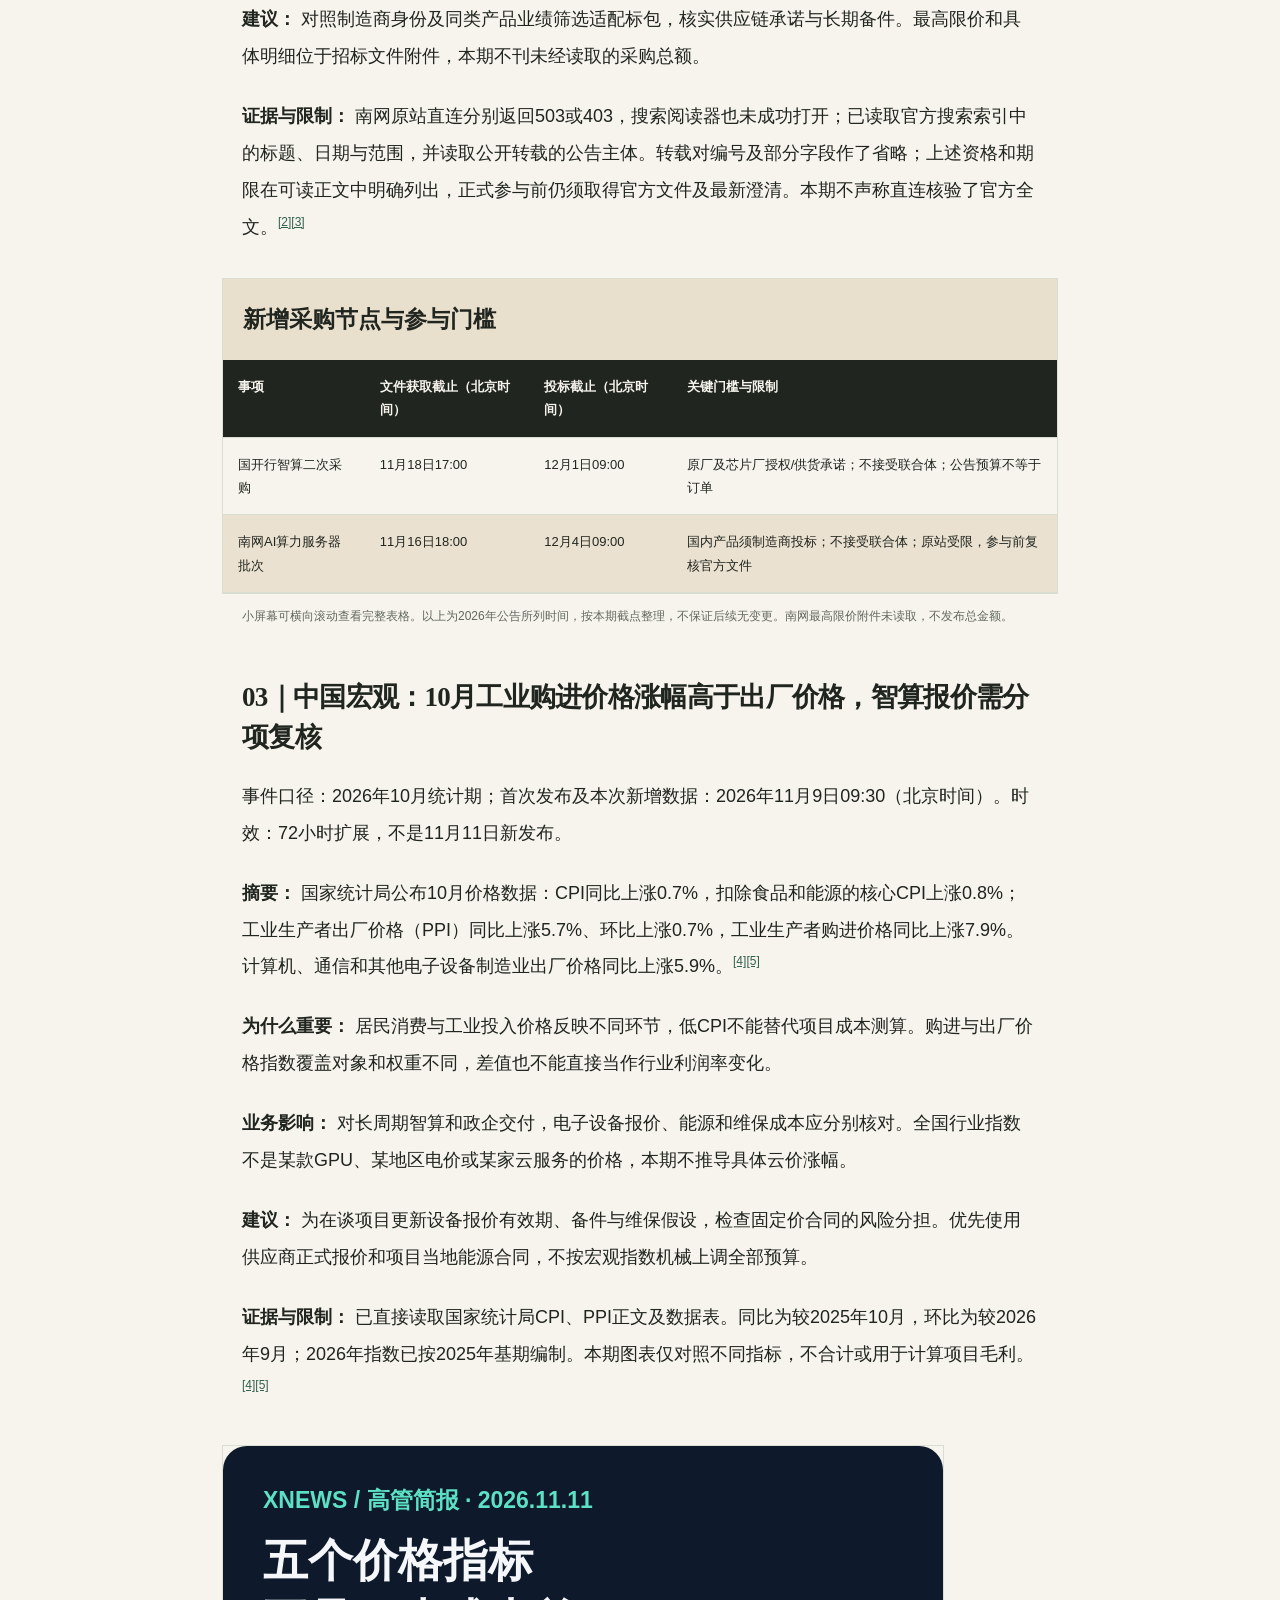
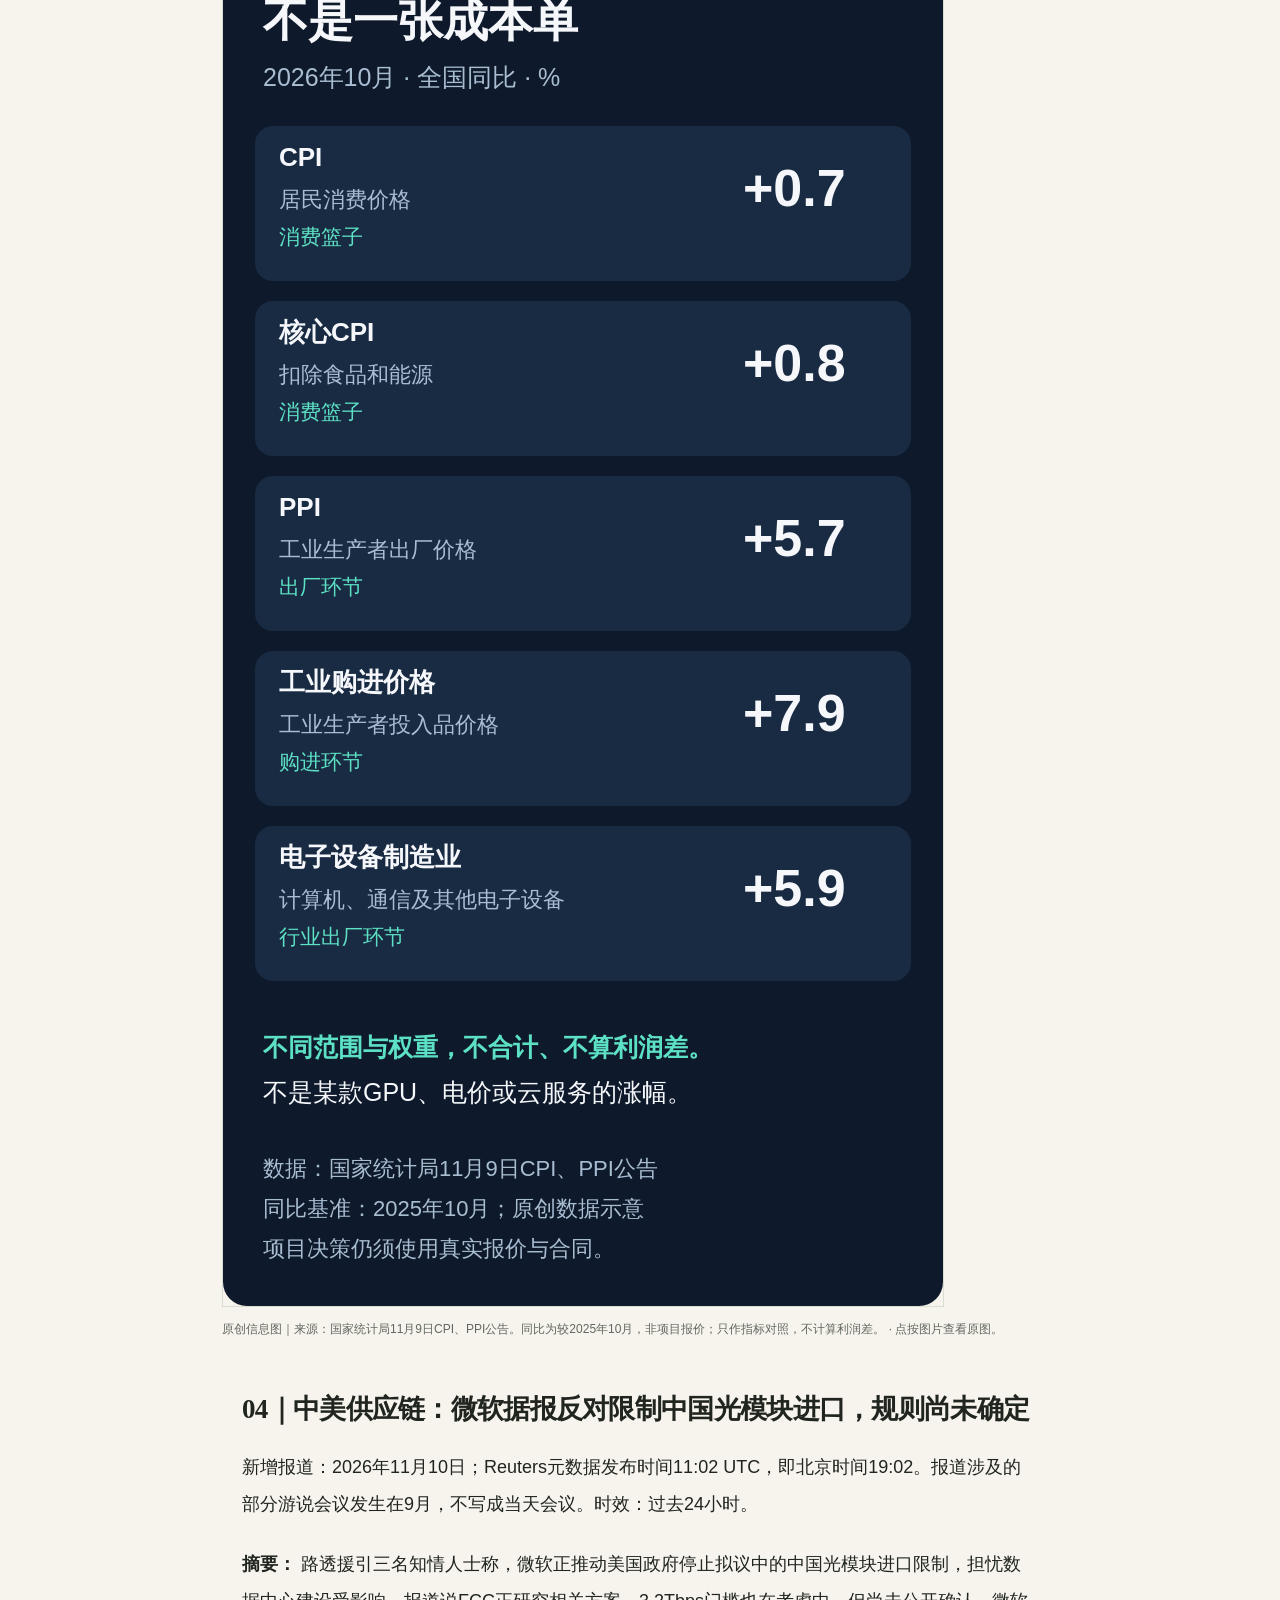
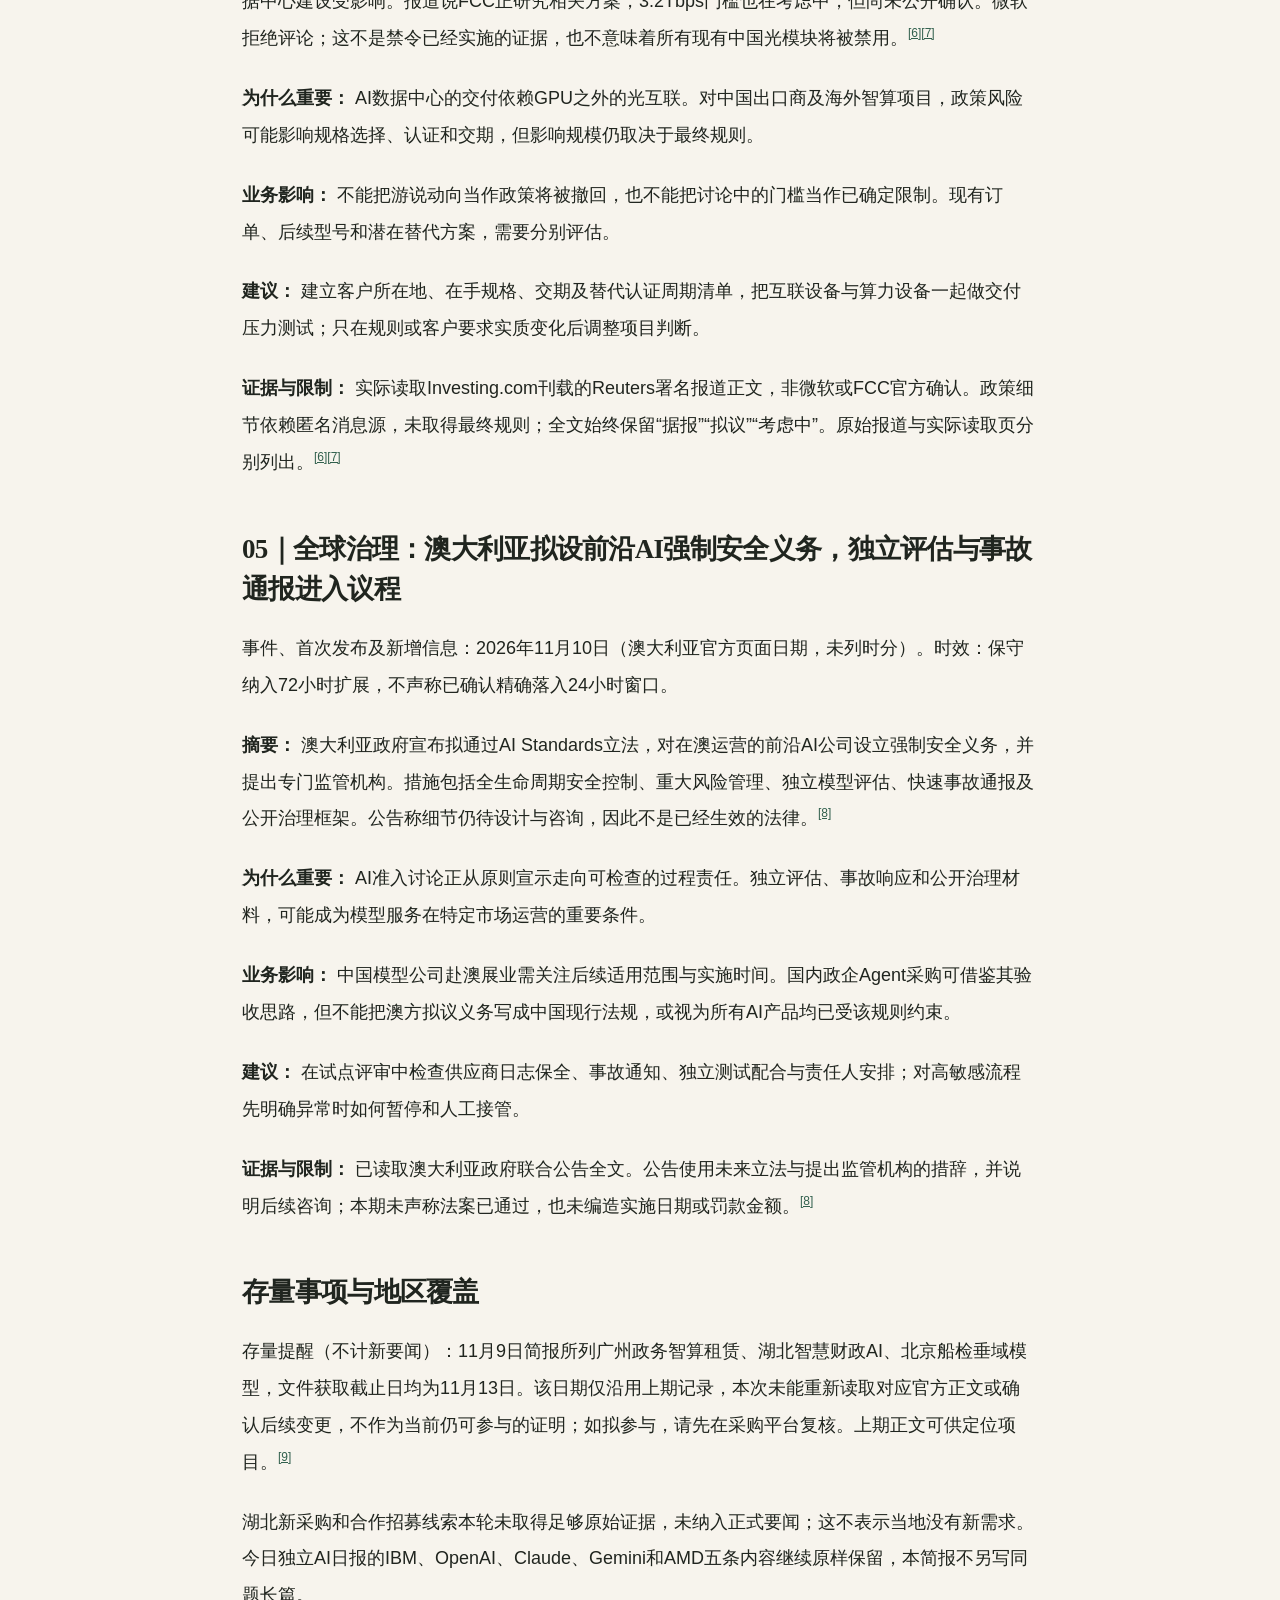
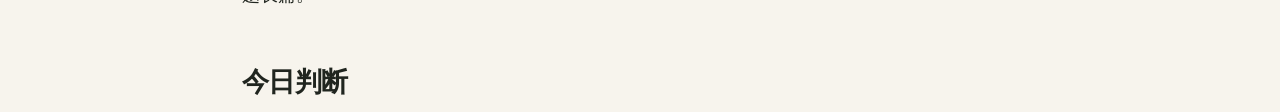
<file: articles/2026-11-11-executive-briefing.html>
<!doctype html>
<html lang="zh-CN"><head><meta charset="utf-8"><meta name="viewport" content="width=device-width, initial-scale=1"><title>每日高管简报｜智算采购窗口、成本压力与供应链治理（2026-11-11） · XNews</title><meta name="description" content="精选国开行智算二次采购、南网训练与推理服务器招标、10月价格数据、中国光模块拟议限制的路透新披露，以及澳大利亚AI安全立法计划。三条中国大陆、两条全球动态，区分采购、据报与拟议规则。"><link rel="canonical" href="https://all4worldjz.github.io/XNews/articles/2026-11-11-executive-briefing.html"><link rel="alternate" type="application/rss+xml" title="XNews RSS" href="../feed.xml"><link rel="stylesheet" href="../style.css?v=reading-experience-v3"><link rel="stylesheet" href="../article.css?v=reading-experience-v3"></head>
<body class="article-page" id="top"><a class="skip" href="#article-body">跳到正文</a><header class="site-header wrap"><a class="brand" href="../"><span class="brand-icon">X</span>XNews<span class="brand-sub">AI DAILY</span></a><nav aria-label="主导航"><a href="../?date=2026-11-11">本期简报</a><a href="#contents">本文目录</a></nav><a class="rss-nav" href="../feed.xml">RSS 订阅</a></header>
<main class="article-wrap"><header class="article-header"><p class="eyebrow">XNEWS / DEEP READ</p><p class="article-category">高管简报 · 深度解读</p><h1>每日高管简报｜智算采购窗口、成本压力与供应链治理（2026-11-11）</h1><p class="article-deck">精选国开行智算二次采购、南网训练与推理服务器招标、10月价格数据、中国光模块拟议限制的路透新披露，以及澳大利亚AI安全立法计划。三条中国大陆、两条全球动态，区分采购、据报与拟议规则。</p><p class="article-meta">XNews 编辑整理与分析 · 发布 2026-11-11 · 来源日期 未确认</p><p class="article-disclosure">本条为多来源高管简报。网站“官方来源”分类并不表示全篇均为官方确认：国开行、国家统计局和澳政府正文已读；南网原站直连受限，使用官方索引与可读转载；光模块事项来自Reuters据报。逐条列明日期、事实与分析。未核验X互动，不使用第三方照片。</p></header>
<nav id="contents" class="article-toc" aria-label="本文目录"><strong>阅读导航</strong><ol><li><a href="#section-1">本期范围与证据口径</a></li><li><a href="#section-2">01｜北京：国开行再采两条智算芯片路线，先看授权与维保责任</a></li><li><a href="#section-3">02｜广东及南网区域：训练与推理服务器招标，制造商资格是前置门槛</a></li><li><a href="#section-4">03｜中国宏观：10月工业购进价格涨幅高于出厂价格，智算报价需分项复核</a></li><li><a href="#section-5">04｜中美供应链：微软据报反对限制中国光模块进口，规则尚未确定</a></li><li><a href="#section-6">05｜全球治理：澳大利亚拟设前沿AI强制安全义务，独立评估与事故通报进入议程</a></li><li><a href="#section-7">存量事项与地区覆盖</a></li><li><a href="#section-8">今日判断</a></li></ol></nav><article id="article-body" class="article-body"><section id="section-1"><h2>本期范围与证据口径</h2><p>北京时间2026年11月11日。实际检索截止：2026年11月11日08:58:56（北京时间）。优先窗口：11月10日08:58:56至11月11日08:58:56；扩展窗口：11月8日08:58:56至11月11日08:58:56。10月价格数据及缺少发布时分的澳大利亚公告，明确按72小时补充处理。</p><p>本期精选5条，其中3条中国大陆、2条全球动态。已回看11月4日至10日站内高管简报及11月11日独立AI日报：本期五条均不与既有选题重复，不把旧文转发算新事件。湖北本轮新线索未取得足够原始证据，未为地区配额凑数。</p><p>下文“摘要”是来源事实或有明确归属的报道；“为什么重要”“业务影响”“建议”是编辑分析。采购公告不等于中标或收入，拟议政策不等于生效规则。南网使用官方索引及可读转载，光模块使用路透报道的可读转载，逐条披露限制。</p><p>图片说明：本期只使用原创SVG信息图与文字图解，未转载第三方照片。图中数字来自国家统计局，口径与来源在图注列明。</p></section><figure class="report-visual visual-briefing"><figcaption><h2>读图先区分：三种不同证据状态</h2><p>原创编辑框架，依据本期来源整理；不是评级、概率预测或投资建议。</p></figcaption><ol><li><span class="visual-label">采购与统计</span><h3>已发布 ≠ 已兑现</h3><p>国开行/南网是招标阶段；CPI/PPI是全国统计，不能直接代表项目报价。</p></li><li><span class="visual-label">路透报道</span><h3>据报 ≠ 官方确认</h3><p>光模块限制仍属拟议，具体门槛与适用范围未形成已读最终规则。</p></li><li><span class="visual-label">澳大利亚政策</span><h3>拟立法 ≠ 已生效</h3><p>监管方向已经宣布，具体细节仍待设计与咨询。</p></li></ol></figure><section id="section-2"><h2>01｜北京：国开行再采两条智算芯片路线，先看授权与维保责任</h2><p>事件及新增公告：2026年11月10日；来源发布：11月10日15:47:43（北京时间）。时效：过去24小时。项目名称中的“2025年”不是本次公告日期。</p><p><strong>摘要：</strong> 国开行发布智算服务器及配套网络设备二次采购公告，列示含税预算15076.03万元。项目计划覆盖三条信创智算芯片路线，第一次已确定华为，本次继续采购另外两条路线，设备包含五年维保。文件获取截至11月18日17:00，投标截至12月1日09:00，均为北京时间。<a class="citation" href="#source-1" aria-label="来源 1">[1]</a></p><p><strong>为什么重要：</strong> 多路线采购使竞争不只取决于硬件数量，还涉及模型适配、迁移成本和持续供货能力。公告反映的是采购需求，不证明任何路线已完成大规模生产验证。</p><p><strong>业务影响：</strong> 金融信创交付团队需要同时具备服务器原厂与芯片厂支持。公告要求非原厂投标人取得正式授权，并提供芯片原厂对所投服务器原厂的授权和供货承诺；不接受联合体。</p><p><strong>建议：</strong> 先做授权链、兼容性、五年维保和交付成本核查，再决定投入研标。15076.03万元仅按公告列示预算呈现，不拆成两条路线各自金额，也不当作确定订单或收入。</p><p><strong>证据与限制：</strong> 已读取国开行官方公告完整HTML正文；未购买或下载招标文件，尚未核对评分细则、预算拆分及详细性能计量口径，因此不复述TFLOPS作性能比较。来源：国开行采购网。<a class="citation" href="#source-1" aria-label="来源 1">[1]</a></p></section><section id="section-3"><h2>02｜广东及南网区域：训练与推理服务器招标，制造商资格是前置门槛</h2><p>事件及新增公告：2026年11月10日；官方索引所载发布：11月10日17:37:19，转载发布：同日22:16:41（北京时间）。时效：过去24小时。</p><p><strong>摘要：</strong> 南方电网启动2026年AI算力服务器批次招标，范围含训练服务器、高档推理服务器及配件，涉及总部、广东电网和深圳供电局等单位。公开正文列明60个月质保、合同签订后30日内交货。文件获取截至11月16日18:00，投标截至12月4日09:00，均为北京时间。<a class="citation" href="#source-2" aria-label="来源 2">[2]</a><a class="citation" href="#source-3" aria-label="来源 3">[3]</a></p><p><strong>为什么重要：</strong> 同一批次把资源池建设与行业应用需求汇集起来，提供了可研标的具体入口。采购阶段尚不能说明各业务系统已使用这些能力，更不能把名单内所有项目算成已落地Agent。</p><p><strong>业务影响：</strong> 国内产品要求AI算力服务器制造商投标，且不接受联合体。纯云服务商或应用集成商不宜直接假设自己符合资格；30日交货与五年质保也会影响库存、资金和服务成本。</p><p><strong>建议：</strong> 对照制造商身份及同类产品业绩筛选适配标包，核实供应链承诺与长期备件。最高限价和具体明细位于招标文件附件，本期不刊未经读取的采购总额。</p><p><strong>证据与限制：</strong> 南网原站直连分别返回503或403，搜索阅读器也未成功打开；已读取官方搜索索引中的标题、日期与范围，并读取公开转载的公告主体。转载对编号及部分字段作了省略；上述资格和期限在可读正文中明确列出，正式参与前仍须取得官方文件及最新澄清。本期不声称直连核验了官方全文。<a class="citation" href="#source-2" aria-label="来源 2">[2]</a><a class="citation" href="#source-3" aria-label="来源 3">[3]</a></p></section><div class="report-table" role="region" aria-label="新增采购节点与参与门槛" tabindex="0"><table><caption>新增采购节点与参与门槛</caption><thead><tr><th scope="col">事项</th><th scope="col">文件获取截止（北京时间）</th><th scope="col">投标截止（北京时间）</th><th scope="col">关键门槛与限制</th></tr></thead><tbody><tr><td>国开行智算二次采购</td><td>11月18日17:00</td><td>12月1日09:00</td><td>原厂及芯片厂授权/供货承诺；不接受联合体；公告预算不等于订单</td></tr><tr><td>南网AI算力服务器批次</td><td>11月16日18:00</td><td>12月4日09:00</td><td>国内产品须制造商投标；不接受联合体；原站受限，参与前复核官方文件</td></tr></tbody></table></div><p class="table-note">小屏幕可横向滚动查看完整表格。以上为2026年公告所列时间，按本期截点整理，不保证后续无变更。南网最高限价附件未读取，不发布总金额。</p><section id="section-4"><h2>03｜中国宏观：10月工业购进价格涨幅高于出厂价格，智算报价需分项复核</h2><p>事件口径：2026年10月统计期；首次发布及本次新增数据：2026年11月9日09:30（北京时间）。时效：72小时扩展，不是11月11日新发布。</p><p><strong>摘要：</strong> 国家统计局公布10月价格数据：CPI同比上涨0.7%，扣除食品和能源的核心CPI上涨0.8%；工业生产者出厂价格（PPI）同比上涨5.7%、环比上涨0.7%，工业生产者购进价格同比上涨7.9%。计算机、通信和其他电子设备制造业出厂价格同比上涨5.9%。<a class="citation" href="#source-4" aria-label="来源 4">[4]</a><a class="citation" href="#source-5" aria-label="来源 5">[5]</a></p><p><strong>为什么重要：</strong> 居民消费与工业投入价格反映不同环节，低CPI不能替代项目成本测算。购进与出厂价格指数覆盖对象和权重不同，差值也不能直接当作行业利润率变化。</p><p><strong>业务影响：</strong> 对长周期智算和政企交付，电子设备报价、能源和维保成本应分别核对。全国行业指数不是某款GPU、某地区电价或某家云服务的价格，本期不推导具体云价涨幅。</p><p><strong>建议：</strong> 为在谈项目更新设备报价有效期、备件与维保假设，检查固定价合同的风险分担。优先使用供应商正式报价和项目当地能源合同，不按宏观指数机械上调全部预算。</p><p><strong>证据与限制：</strong> 已直接读取国家统计局CPI、PPI正文及数据表。同比为较2025年10月，环比为较2026年9月；2026年指数已按2025年基期编制。本期图表仅对照不同指标，不合计或用于计算项目毛利。<a class="citation" href="#source-4" aria-label="来源 4">[4]</a><a class="citation" href="#source-5" aria-label="来源 5">[5]</a></p></section><figure class="article-figure"><a href="../assets/executive-2026-11-11-prices.svg" aria-label="打开信息图原图"><picture><source media="(max-width: 600px)" srcset="../assets/executive-2026-11-11-prices-mobile.svg"><img src="../assets/executive-2026-11-11-prices.svg" alt="2026年10月全国价格同比涨幅：CPI0.7%，核心CPI0.8%，PPI5.7%，工业生产者购进价格7.9%，计算机通信及其他电子设备制造业出厂价格5.9%。五项口径不同，不相加，也不表示云服务涨价。" loading="lazy"></picture></a><figcaption>原创信息图｜来源：国家统计局11月9日CPI、PPI公告。同比为较2025年10月，非项目报价；只作指标对照，不计算利润差。 · 点按图片查看原图。</figcaption></figure><section id="section-5"><h2>04｜中美供应链：微软据报反对限制中国光模块进口，规则尚未确定</h2><p>新增报道：2026年11月10日；Reuters元数据发布时间11:02 UTC，即北京时间19:02。报道涉及的部分游说会议发生在9月，不写成当天会议。时效：过去24小时。</p><p><strong>摘要：</strong> 路透援引三名知情人士称，微软正推动美国政府停止拟议中的中国光模块进口限制，担忧数据中心建设受影响。报道说FCC正研究相关方案，3.2Tbps门槛也在考虑中，但尚未公开确认。微软拒绝评论；这不是禁令已经实施的证据，也不意味着所有现有中国光模块将被禁用。<a class="citation" href="#source-6" aria-label="来源 6">[6]</a><a class="citation" href="#source-7" aria-label="来源 7">[7]</a></p><p><strong>为什么重要：</strong> AI数据中心的交付依赖GPU之外的光互联。对中国出口商及海外智算项目，政策风险可能影响规格选择、认证和交期，但影响规模仍取决于最终规则。</p><p><strong>业务影响：</strong> 不能把游说动向当作政策将被撤回，也不能把讨论中的门槛当作已确定限制。现有订单、后续型号和潜在替代方案，需要分别评估。</p><p><strong>建议：</strong> 建立客户所在地、在手规格、交期及替代认证周期清单，把互联设备与算力设备一起做交付压力测试；只在规则或客户要求实质变化后调整项目判断。</p><p><strong>证据与限制：</strong> 实际读取Investing.com刊载的Reuters署名报道正文，非微软或FCC官方确认。政策细节依赖匿名消息源，未取得最终规则；全文始终保留“据报”“拟议”“考虑中”。原始报道与实际读取页分别列出。<a class="citation" href="#source-6" aria-label="来源 6">[6]</a><a class="citation" href="#source-7" aria-label="来源 7">[7]</a></p></section><section id="section-6"><h2>05｜全球治理：澳大利亚拟设前沿AI强制安全义务，独立评估与事故通报进入议程</h2><p>事件、首次发布及新增信息：2026年11月10日（澳大利亚官方页面日期，未列时分）。时效：保守纳入72小时扩展，不声称已确认精确落入24小时窗口。</p><p><strong>摘要：</strong> 澳大利亚政府宣布拟通过AI Standards立法，对在澳运营的前沿AI公司设立强制安全义务，并提出专门监管机构。措施包括全生命周期安全控制、重大风险管理、独立模型评估、快速事故通报及公开治理框架。公告称细节仍待设计与咨询，因此不是已经生效的法律。<a class="citation" href="#source-8" aria-label="来源 8">[8]</a></p><p><strong>为什么重要：</strong> AI准入讨论正从原则宣示走向可检查的过程责任。独立评估、事故响应和公开治理材料，可能成为模型服务在特定市场运营的重要条件。</p><p><strong>业务影响：</strong> 中国模型公司赴澳展业需关注后续适用范围与实施时间。国内政企Agent采购可借鉴其验收思路，但不能把澳方拟议义务写成中国现行法规，或视为所有AI产品均已受该规则约束。</p><p><strong>建议：</strong> 在试点评审中检查供应商日志保全、事故通知、独立测试配合与责任人安排；对高敏感流程先明确异常时如何暂停和人工接管。</p><p><strong>证据与限制：</strong> 已读取澳大利亚政府联合公告全文。公告使用未来立法与提出监管机构的措辞，并说明后续咨询；本期未声称法案已通过，也未编造实施日期或罚款金额。<a class="citation" href="#source-8" aria-label="来源 8">[8]</a></p></section><section id="section-7"><h2>存量事项与地区覆盖</h2><p>存量提醒（不计新要闻）：11月9日简报所列广州政务智算租赁、湖北智慧财政AI、北京船检垂域模型，文件获取截止日均为11月13日。该日期仅沿用上期记录，本次未能重新读取对应官方正文或确认后续变更，不作为当前仍可参与的证明；如拟参与，请先在采购平台复核。上期正文可供定位项目。<a class="citation" href="#source-9" aria-label="来源 9">[9]</a></p><p>湖北新采购和合作招募线索本轮未取得足够原始证据，未纳入正式要闻；这不表示当地没有新需求。今日独立AI日报的IBM、OpenAI、Claude、Gemini和AMD五条内容继续原样保留，本简报不另写同题长篇。</p></section><section id="section-8"><h2>今日判断</h2><p>国内两项采购表明，大型客户仍在形成明确的智算需求，但可参与市场首先受原厂授权、制造商资格、交付和长期维保约束。宏观价格信号提示报价需要分项复核，不能用居民消费价格或单一算力指标代替项目成本。光模块报道提示互联设备也可能成为海外智算交付的政策风险点，目前仍应区分拟议措施与已生效规则。澳方立法计划进一步提示，AI方案的竞争力需要包括可评估、可留痕和可响应事故的能力。短期优先筛选符合资格且能兑现交付的项目，同时保留对政策与成本变化的调整空间。</p></section></article><section class="article-sources" id="sources"><h2>来源与核验</h2><p>核验记录：2026-11-11T00:58:56Z。事实材料与编辑分析分别标明，来源中的主张不等于独立验证结果。</p><ol><li id="source-1"><a href="https://cg.cdb.com.cn/cmscaigou/54afe988f2ac47998835a3958346d9dd.html" rel="noopener noreferrer">国开行官方采购公告：智算服务器及配套网络设备二次采购</a></li><li id="source-2"><a href="https://cxwt.sc.csg.cn/zbgg/1200449345.jhtml" rel="noopener noreferrer">南方电网官方公告：直连受限，读取官方搜索索引</a></li><li id="source-3"><a href="https://www.ulilink.com/newDetailsView?id=e6038176791a89320f15e657ed6397632f13bd337843f2de1c5485242ff5a4ed" rel="noopener noreferrer">南网公告公开转载：已读取正文，部分字段省略</a></li><li id="source-4"><a href="https://www.stats.gov.cn/sj/zxfb/202611/t20261109_1965795.html" rel="noopener noreferrer">国家统计局：2026年10月CPI</a></li><li id="source-5"><a href="https://www.stats.gov.cn/sj/zxfb/202611/t20261109_1965794.html" rel="noopener noreferrer">国家统计局：2026年10月工业生产者价格</a></li><li id="source-6"><a href="https://www.reuters.com/business/media-telecom/microsoft-presses-trump-scuttle-expected-ban-chinese-data-center-technology-2026-11-10/" rel="noopener noreferrer">Reuters原报道：微软据报反对中国光模块进口限制</a></li><li id="source-7"><a href="https://www.investing.com/news/stock-market-news/exclusivemicrosoft-presses-trump-to-scuttle-expected-ban-on-chinese-data-center-technology-5014745" rel="noopener noreferrer">Investing.com刊载的Reuters报道：实际读取正文</a></li><li id="source-8"><a href="https://www.minister.defence.gov.au/media-releases/2026-11-10/new-australian-ai-safety-security-protections" rel="noopener noreferrer">澳大利亚政府联合公告：拟设AI安全与保障义务</a></li><li id="source-9"><a href="https://all4worldjz.github.io/XNews/articles/2026-11-09-executive-briefing.html" rel="noopener noreferrer">XNews 11月9日高管简报：仅供存量项目定位，非本次重新核验</a></li></ol></section><div class="article-end"><a href="../?date=2026-11-11#executive-briefing">← 回到本期简报</a><a href="#contents">回到目录 ↑</a><a href="../feed.xml">RSS 订阅 ↗</a></div></main><footer class="wrap"><a class="brand" href="../">XNews</a><p>事实有来源 · 解读有边界</p></footer><nav class="mobile-dock" aria-label="快捷阅读导航"><a href="../?date=2026-11-11">本期</a><a href="#contents">目录</a><a href="#sources">来源</a><a href="#top">顶部 ↑</a></nav></body></html>
</file>
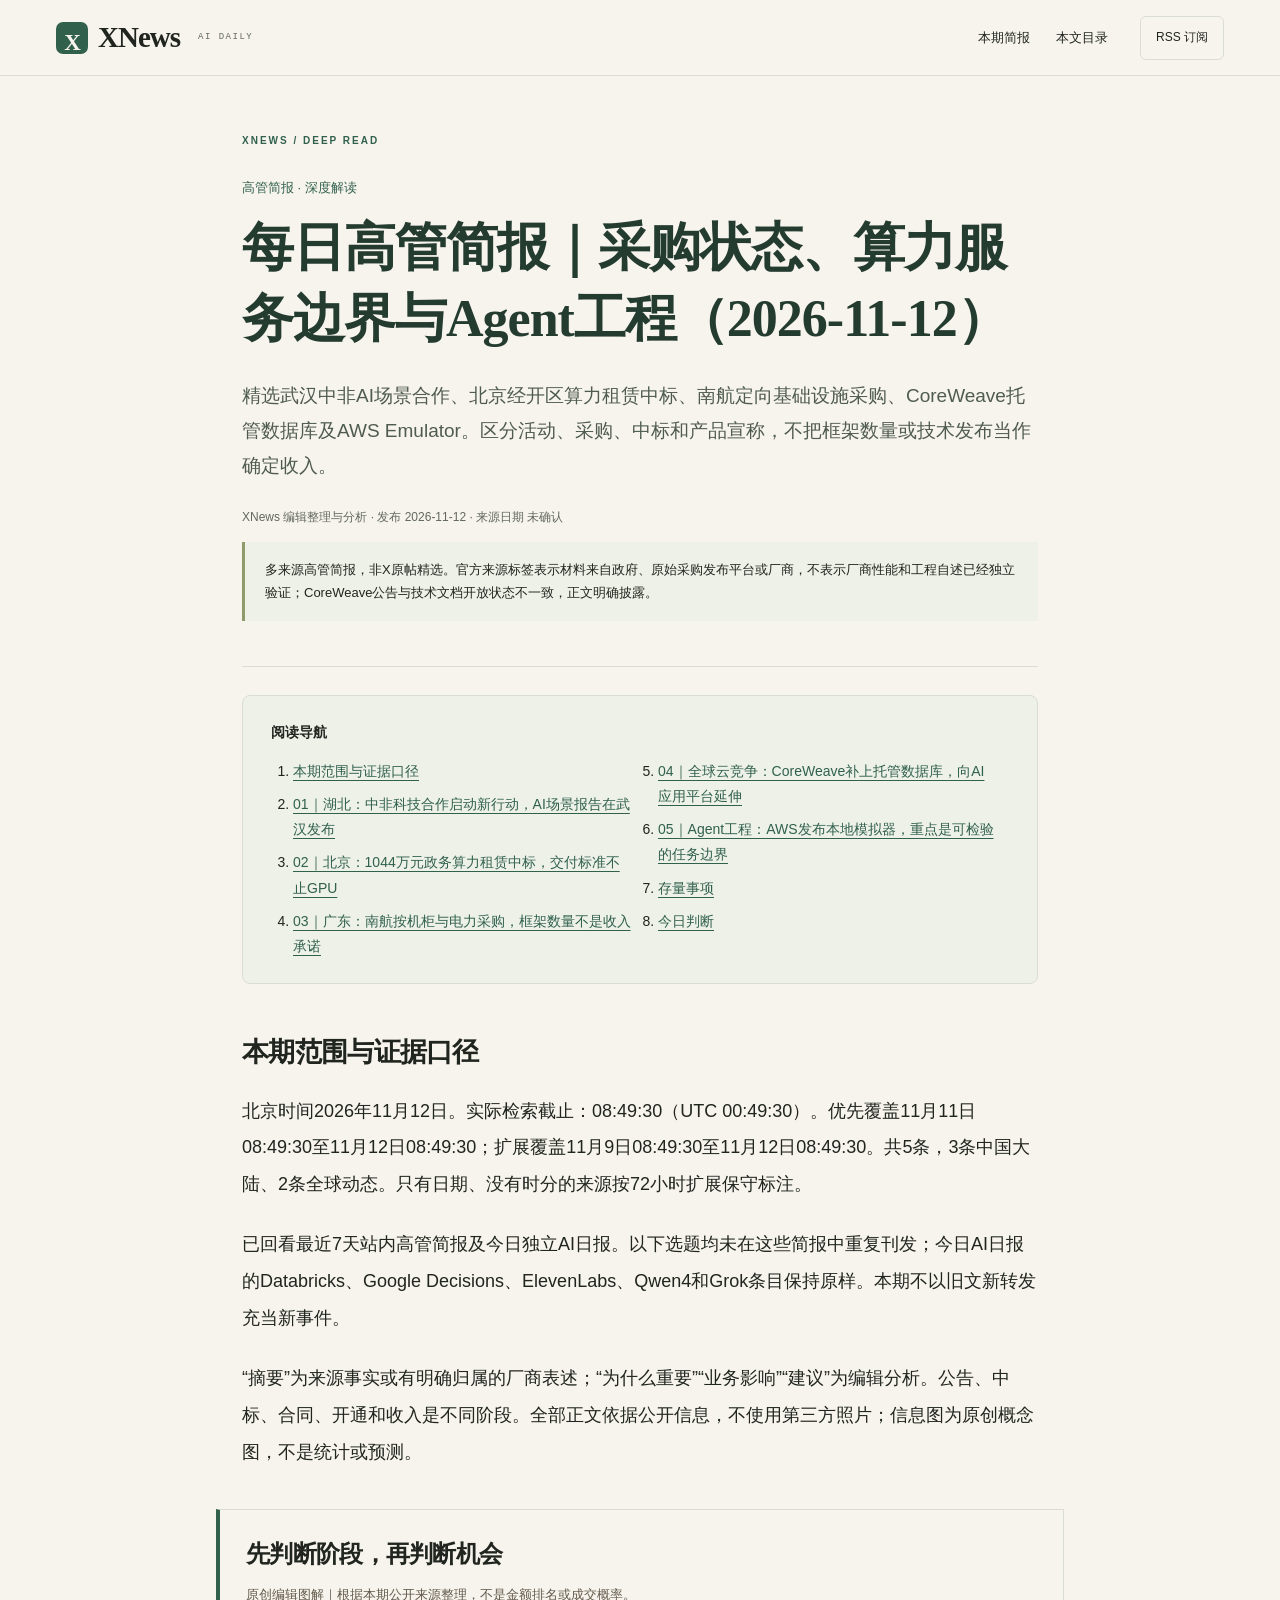
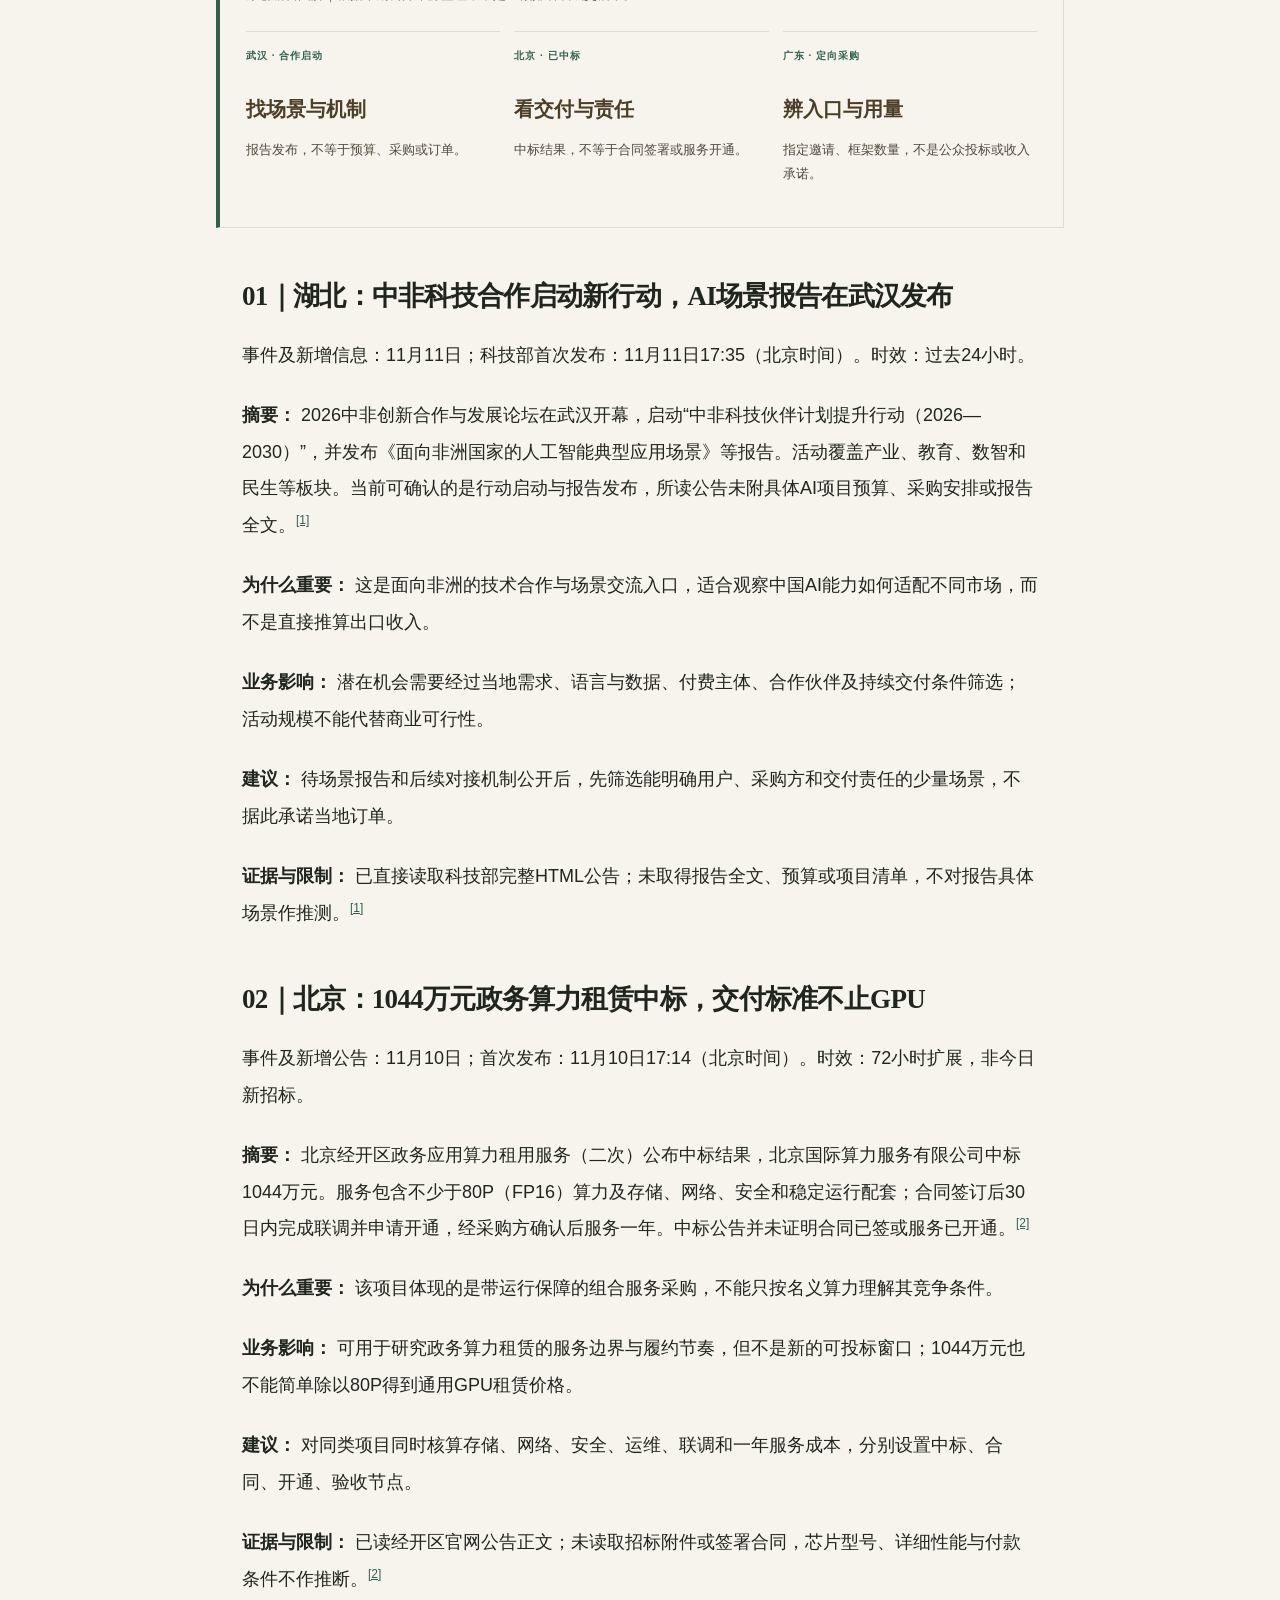
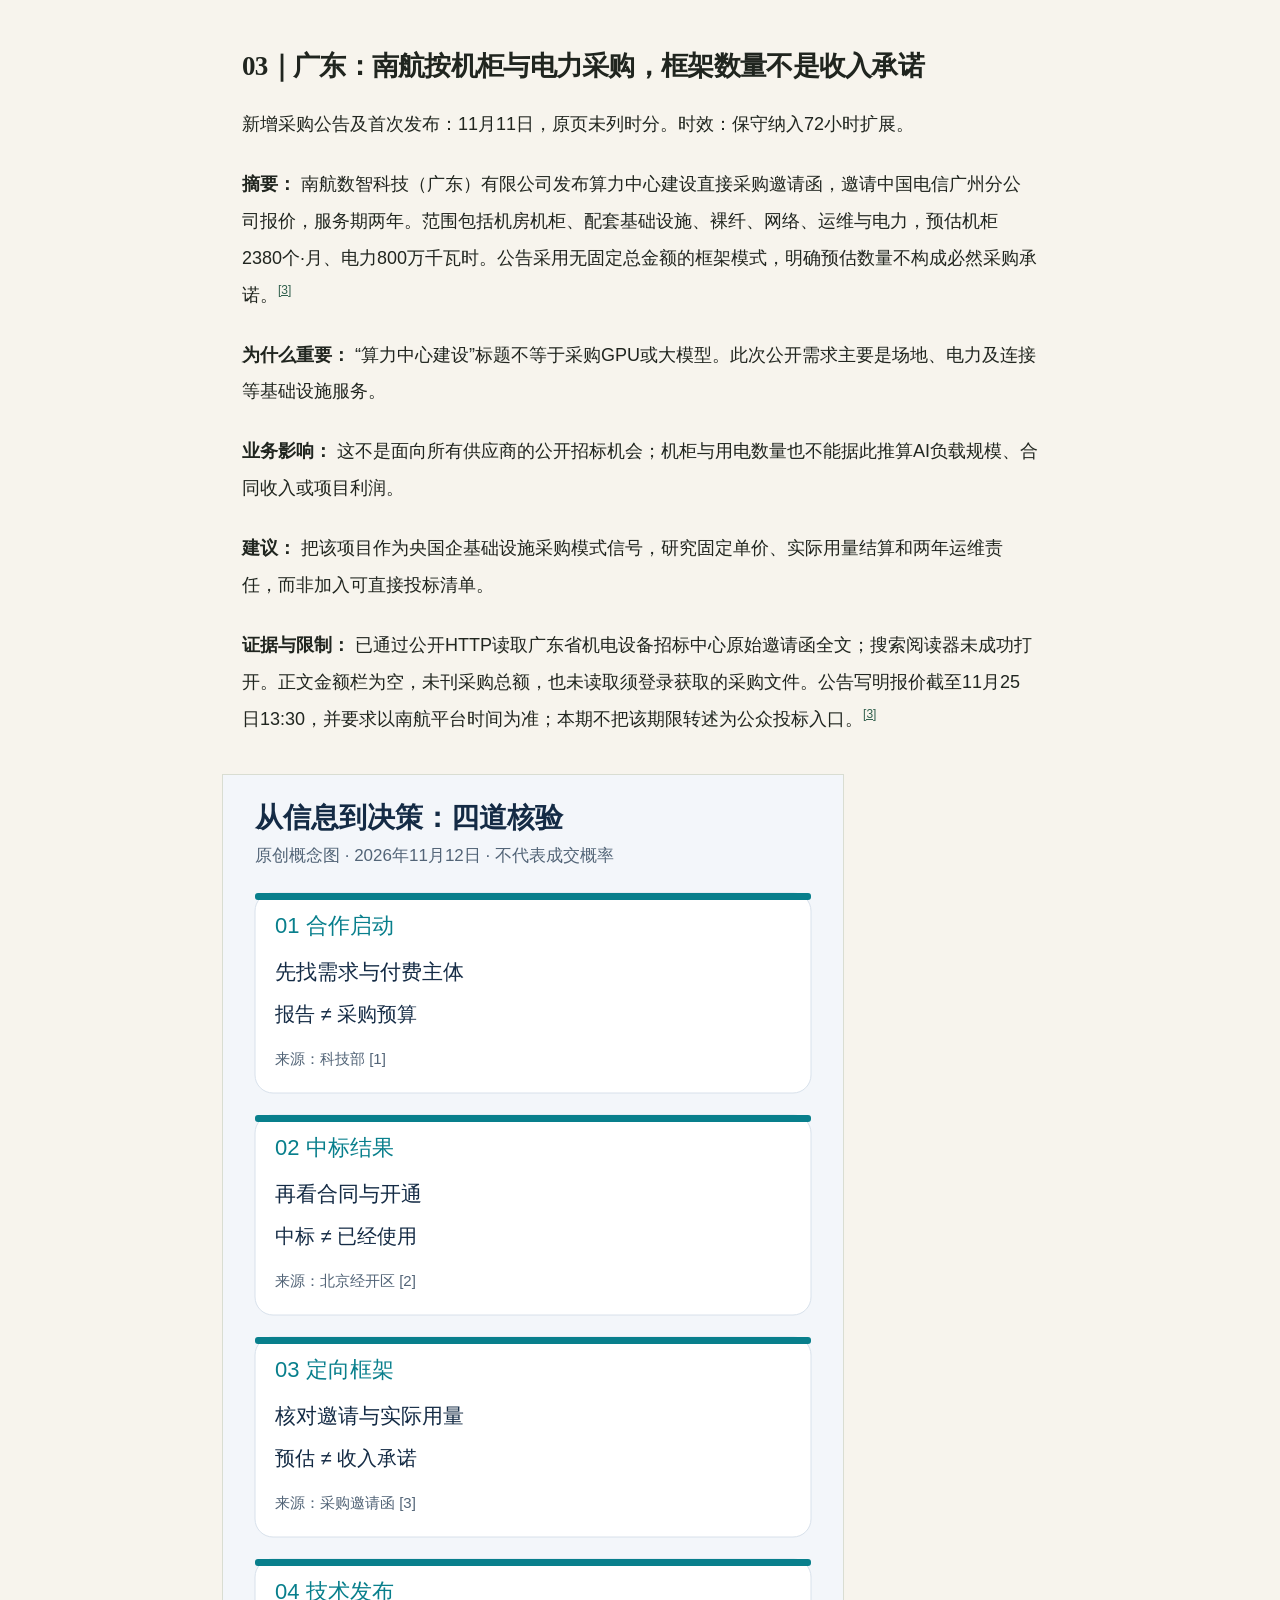
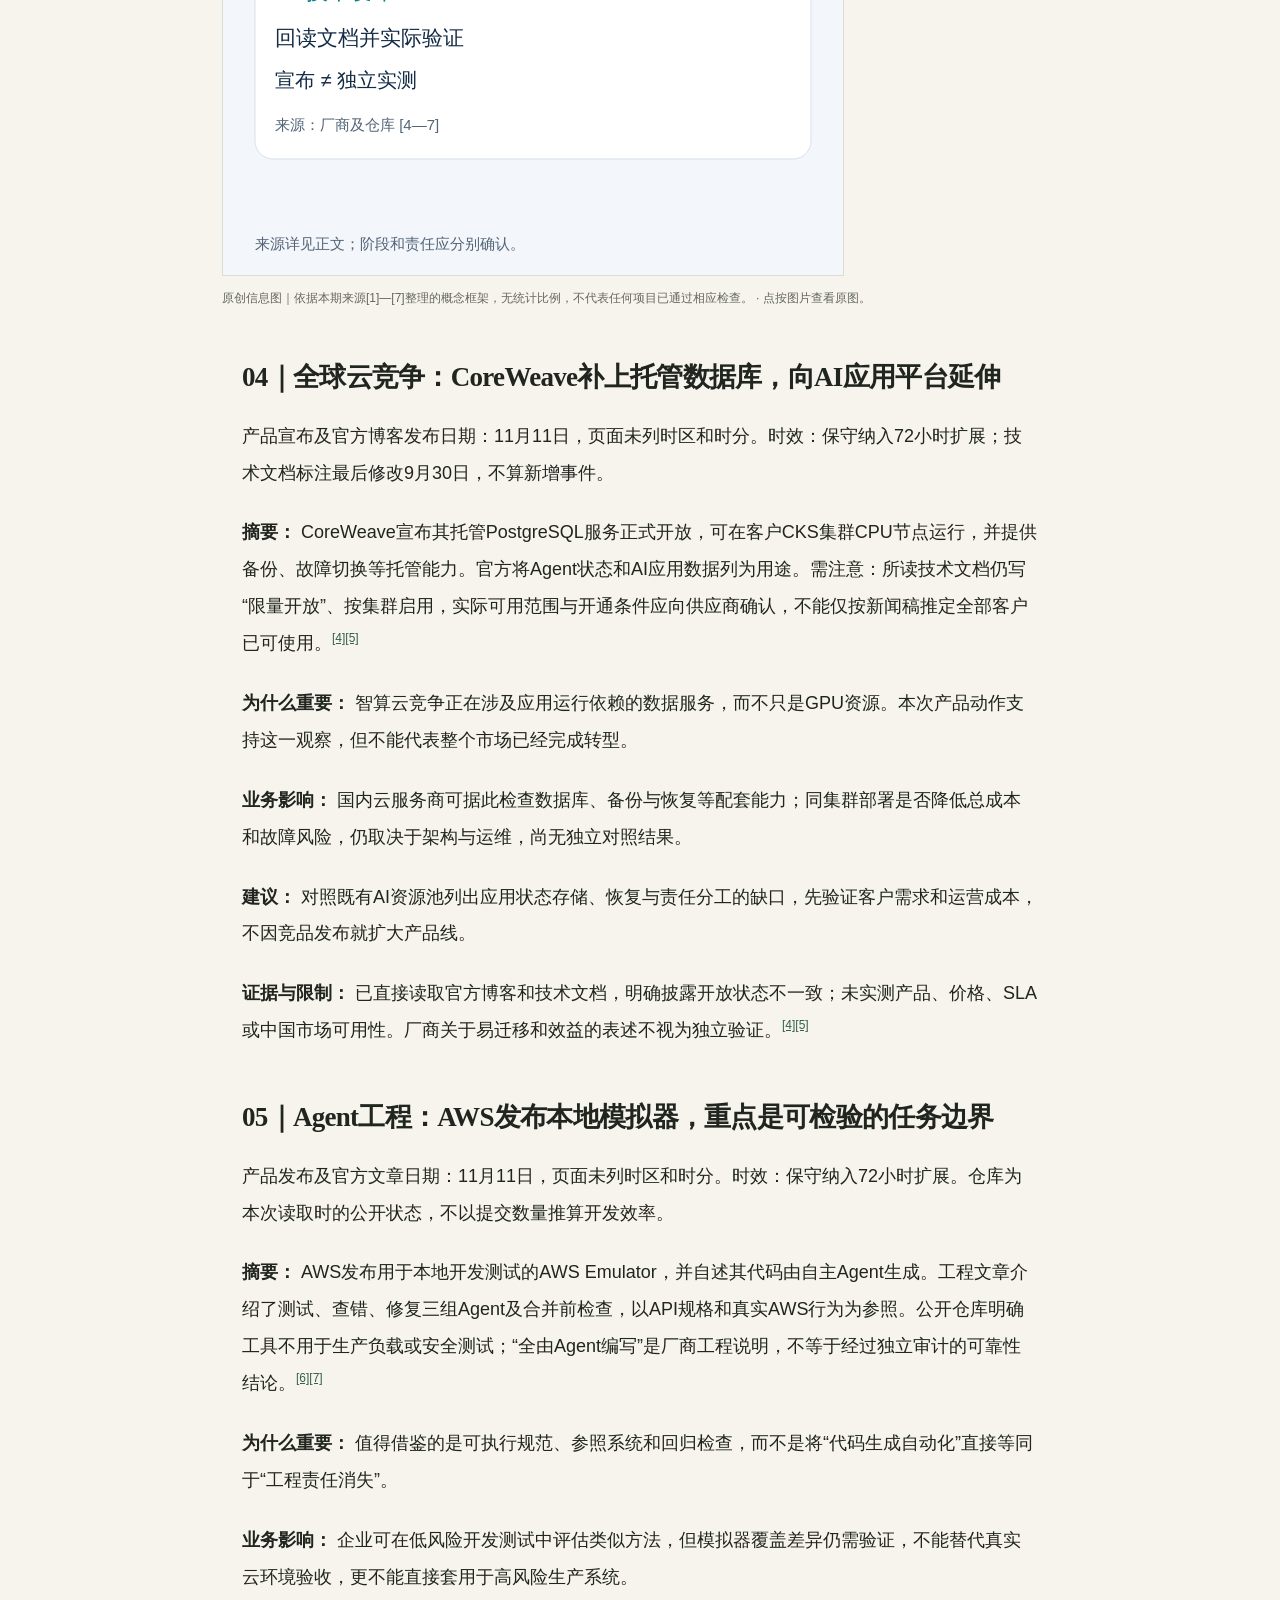
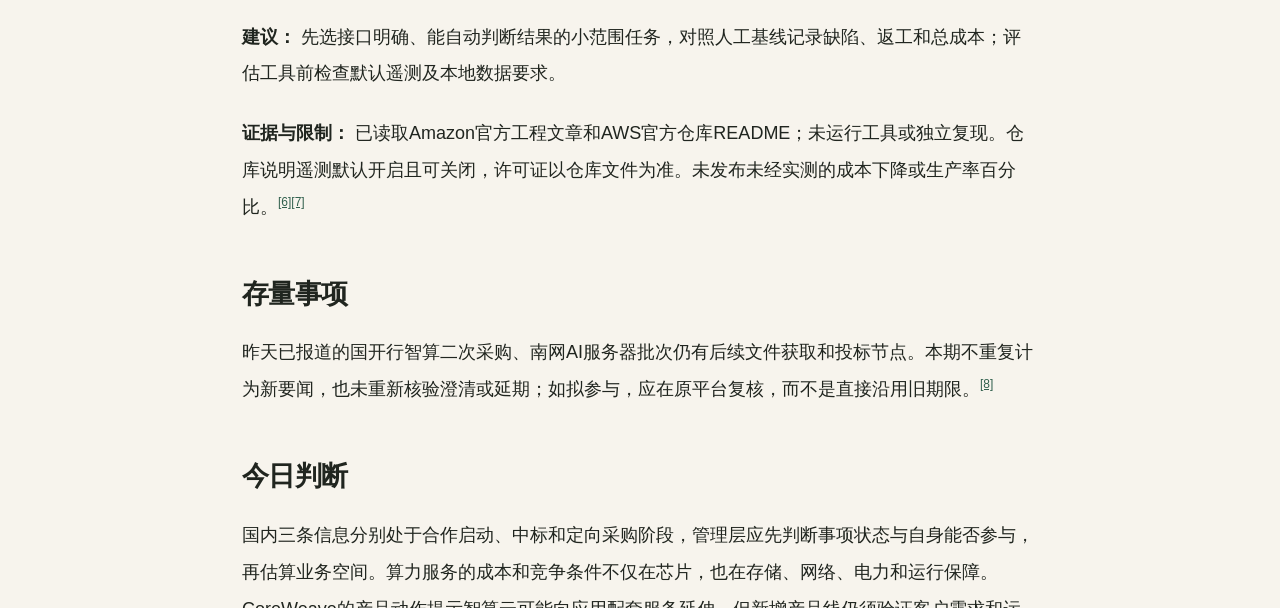
<file: articles/2026-11-12-executive-briefing.html>
<!doctype html>
<html lang="zh-CN"><head><meta charset="utf-8"><meta name="viewport" content="width=device-width, initial-scale=1"><title>每日高管简报｜采购状态、算力服务边界与Agent工程（2026-11-12） · XNews</title><meta name="description" content="精选武汉中非AI场景合作、北京经开区算力租赁中标、南航定向基础设施采购、CoreWeave托管数据库及AWS Emulator。区分活动、采购、中标和产品宣称，不把框架数量或技术发布当作确定收入。"><link rel="canonical" href="https://all4worldjz.github.io/XNews/articles/2026-11-12-executive-briefing.html"><link rel="alternate" type="application/rss+xml" title="XNews RSS" href="../feed.xml"><link rel="stylesheet" href="../style.css?v=reading-experience-v3"><link rel="stylesheet" href="../article.css?v=reading-experience-v3"></head>
<body class="article-page" id="top"><a class="skip" href="#article-body">跳到正文</a><header class="site-header wrap"><a class="brand" href="../"><span class="brand-icon">X</span>XNews<span class="brand-sub">AI DAILY</span></a><nav aria-label="主导航"><a href="../?date=2026-11-12">本期简报</a><a href="#contents">本文目录</a></nav><a class="rss-nav" href="../feed.xml">RSS 订阅</a></header>
<main class="article-wrap"><header class="article-header"><p class="eyebrow">XNEWS / DEEP READ</p><p class="article-category">高管简报 · 深度解读</p><h1>每日高管简报｜采购状态、算力服务边界与Agent工程（2026-11-12）</h1><p class="article-deck">精选武汉中非AI场景合作、北京经开区算力租赁中标、南航定向基础设施采购、CoreWeave托管数据库及AWS Emulator。区分活动、采购、中标和产品宣称，不把框架数量或技术发布当作确定收入。</p><p class="article-meta">XNews 编辑整理与分析 · 发布 2026-11-12 · 来源日期 未确认</p><p class="article-disclosure">多来源高管简报，非X原帖精选。官方来源标签表示材料来自政府、原始采购发布平台或厂商，不表示厂商性能和工程自述已经独立验证；CoreWeave公告与技术文档开放状态不一致，正文明确披露。</p></header>
<nav id="contents" class="article-toc" aria-label="本文目录"><strong>阅读导航</strong><ol><li><a href="#section-1">本期范围与证据口径</a></li><li><a href="#section-2">01｜湖北：中非科技合作启动新行动，AI场景报告在武汉发布</a></li><li><a href="#section-3">02｜北京：1044万元政务算力租赁中标，交付标准不止GPU</a></li><li><a href="#section-4">03｜广东：南航按机柜与电力采购，框架数量不是收入承诺</a></li><li><a href="#section-5">04｜全球云竞争：CoreWeave补上托管数据库，向AI应用平台延伸</a></li><li><a href="#section-6">05｜Agent工程：AWS发布本地模拟器，重点是可检验的任务边界</a></li><li><a href="#section-7">存量事项</a></li><li><a href="#section-8">今日判断</a></li></ol></nav><article id="article-body" class="article-body"><section id="section-1"><h2>本期范围与证据口径</h2><p>北京时间2026年11月12日。实际检索截止：08:49:30（UTC 00:49:30）。优先覆盖11月11日08:49:30至11月12日08:49:30；扩展覆盖11月9日08:49:30至11月12日08:49:30。共5条，3条中国大陆、2条全球动态。只有日期、没有时分的来源按72小时扩展保守标注。</p><p>已回看最近7天站内高管简报及今日独立AI日报。以下选题均未在这些简报中重复刊发；今日AI日报的Databricks、Google Decisions、ElevenLabs、Qwen4和Grok条目保持原样。本期不以旧文新转发充当新事件。</p><p>“摘要”为来源事实或有明确归属的厂商表述；“为什么重要”“业务影响”“建议”为编辑分析。公告、中标、合同、开通和收入是不同阶段。全部正文依据公开信息，不使用第三方照片；信息图为原创概念图，不是统计或预测。</p></section><figure class="report-visual visual-briefing"><figcaption><h2>先判断阶段，再判断机会</h2><p>原创编辑图解｜根据本期公开来源整理，不是金额排名或成交概率。</p></figcaption><ol><li><span class="visual-label">武汉 · 合作启动</span><h3>找场景与机制</h3><p>报告发布，不等于预算、采购或订单。</p></li><li><span class="visual-label">北京 · 已中标</span><h3>看交付与责任</h3><p>中标结果，不等于合同签署或服务开通。</p></li><li><span class="visual-label">广东 · 定向采购</span><h3>辨入口与用量</h3><p>指定邀请、框架数量，不是公众投标或收入承诺。</p></li></ol></figure><section id="section-2"><h2>01｜湖北：中非科技合作启动新行动，AI场景报告在武汉发布</h2><p>事件及新增信息：11月11日；科技部首次发布：11月11日17:35（北京时间）。时效：过去24小时。</p><p><strong>摘要：</strong> 2026中非创新合作与发展论坛在武汉开幕，启动“中非科技伙伴计划提升行动（2026—2030）”，并发布《面向非洲国家的人工智能典型应用场景》等报告。活动覆盖产业、教育、数智和民生等板块。当前可确认的是行动启动与报告发布，所读公告未附具体AI项目预算、采购安排或报告全文。<a class="citation" href="#source-1" aria-label="来源 1">[1]</a></p><p><strong>为什么重要：</strong> 这是面向非洲的技术合作与场景交流入口，适合观察中国AI能力如何适配不同市场，而不是直接推算出口收入。</p><p><strong>业务影响：</strong> 潜在机会需要经过当地需求、语言与数据、付费主体、合作伙伴及持续交付条件筛选；活动规模不能代替商业可行性。</p><p><strong>建议：</strong> 待场景报告和后续对接机制公开后，先筛选能明确用户、采购方和交付责任的少量场景，不据此承诺当地订单。</p><p><strong>证据与限制：</strong> 已直接读取科技部完整HTML公告；未取得报告全文、预算或项目清单，不对报告具体场景作推测。<a class="citation" href="#source-1" aria-label="来源 1">[1]</a></p></section><section id="section-3"><h2>02｜北京：1044万元政务算力租赁中标，交付标准不止GPU</h2><p>事件及新增公告：11月10日；首次发布：11月10日17:14（北京时间）。时效：72小时扩展，非今日新招标。</p><p><strong>摘要：</strong> 北京经开区政务应用算力租用服务（二次）公布中标结果，北京国际算力服务有限公司中标1044万元。服务包含不少于80P（FP16）算力及存储、网络、安全和稳定运行配套；合同签订后30日内完成联调并申请开通，经采购方确认后服务一年。中标公告并未证明合同已签或服务已开通。<a class="citation" href="#source-2" aria-label="来源 2">[2]</a></p><p><strong>为什么重要：</strong> 该项目体现的是带运行保障的组合服务采购，不能只按名义算力理解其竞争条件。</p><p><strong>业务影响：</strong> 可用于研究政务算力租赁的服务边界与履约节奏，但不是新的可投标窗口；1044万元也不能简单除以80P得到通用GPU租赁价格。</p><p><strong>建议：</strong> 对同类项目同时核算存储、网络、安全、运维、联调和一年服务成本，分别设置中标、合同、开通、验收节点。</p><p><strong>证据与限制：</strong> 已读经开区官网公告正文；未读取招标附件或签署合同，芯片型号、详细性能与付款条件不作推断。<a class="citation" href="#source-2" aria-label="来源 2">[2]</a></p></section><section id="section-4"><h2>03｜广东：南航按机柜与电力采购，框架数量不是收入承诺</h2><p>新增采购公告及首次发布：11月11日，原页未列时分。时效：保守纳入72小时扩展。</p><p><strong>摘要：</strong> 南航数智科技（广东）有限公司发布算力中心建设直接采购邀请函，邀请中国电信广州分公司报价，服务期两年。范围包括机房机柜、配套基础设施、裸纤、网络、运维与电力，预估机柜2380个·月、电力800万千瓦时。公告采用无固定总金额的框架模式，明确预估数量不构成必然采购承诺。<a class="citation" href="#source-3" aria-label="来源 3">[3]</a></p><p><strong>为什么重要：</strong> “算力中心建设”标题不等于采购GPU或大模型。此次公开需求主要是场地、电力及连接等基础设施服务。</p><p><strong>业务影响：</strong> 这不是面向所有供应商的公开招标机会；机柜与用电数量也不能据此推算AI负载规模、合同收入或项目利润。</p><p><strong>建议：</strong> 把该项目作为央国企基础设施采购模式信号，研究固定单价、实际用量结算和两年运维责任，而非加入可直接投标清单。</p><p><strong>证据与限制：</strong> 已通过公开HTTP读取广东省机电设备招标中心原始邀请函全文；搜索阅读器未成功打开。正文金额栏为空，未刊采购总额，也未读取须登录获取的采购文件。公告写明报价截至11月25日13:30，并要求以南航平台时间为准；本期不把该期限转述为公众投标入口。<a class="citation" href="#source-3" aria-label="来源 3">[3]</a></p></section><figure class="article-figure"><a href="../assets/executive-2026-11-12-stages.svg" aria-label="打开信息图原图"><picture><source media="(max-width: 600px)" srcset="../assets/executive-2026-11-12-stages-mobile.svg"><img src="../assets/executive-2026-11-12-stages.svg" alt="原创决策框架：合作启动核验报告与采购主体，已中标核验合同和开通，定向框架核验邀请对象和实际用量，技术发布核验文档和实际验证。" loading="lazy"></picture></a><figcaption>原创信息图｜依据本期来源[1]—[7]整理的概念框架，无统计比例，不代表任何项目已通过相应检查。 · 点按图片查看原图。</figcaption></figure><section id="section-5"><h2>04｜全球云竞争：CoreWeave补上托管数据库，向AI应用平台延伸</h2><p>产品宣布及官方博客发布日期：11月11日，页面未列时区和时分。时效：保守纳入72小时扩展；技术文档标注最后修改9月30日，不算新增事件。</p><p><strong>摘要：</strong> CoreWeave宣布其托管PostgreSQL服务正式开放，可在客户CKS集群CPU节点运行，并提供备份、故障切换等托管能力。官方将Agent状态和AI应用数据列为用途。需注意：所读技术文档仍写“限量开放”、按集群启用，实际可用范围与开通条件应向供应商确认，不能仅按新闻稿推定全部客户已可使用。<a class="citation" href="#source-4" aria-label="来源 4">[4]</a><a class="citation" href="#source-5" aria-label="来源 5">[5]</a></p><p><strong>为什么重要：</strong> 智算云竞争正在涉及应用运行依赖的数据服务，而不只是GPU资源。本次产品动作支持这一观察，但不能代表整个市场已经完成转型。</p><p><strong>业务影响：</strong> 国内云服务商可据此检查数据库、备份与恢复等配套能力；同集群部署是否降低总成本和故障风险，仍取决于架构与运维，尚无独立对照结果。</p><p><strong>建议：</strong> 对照既有AI资源池列出应用状态存储、恢复与责任分工的缺口，先验证客户需求和运营成本，不因竞品发布就扩大产品线。</p><p><strong>证据与限制：</strong> 已直接读取官方博客和技术文档，明确披露开放状态不一致；未实测产品、价格、SLA或中国市场可用性。厂商关于易迁移和效益的表述不视为独立验证。<a class="citation" href="#source-4" aria-label="来源 4">[4]</a><a class="citation" href="#source-5" aria-label="来源 5">[5]</a></p></section><section id="section-6"><h2>05｜Agent工程：AWS发布本地模拟器，重点是可检验的任务边界</h2><p>产品发布及官方文章日期：11月11日，页面未列时区和时分。时效：保守纳入72小时扩展。仓库为本次读取时的公开状态，不以提交数量推算开发效率。</p><p><strong>摘要：</strong> AWS发布用于本地开发测试的AWS Emulator，并自述其代码由自主Agent生成。工程文章介绍了测试、查错、修复三组Agent及合并前检查，以API规格和真实AWS行为为参照。公开仓库明确工具不用于生产负载或安全测试；“全由Agent编写”是厂商工程说明，不等于经过独立审计的可靠性结论。<a class="citation" href="#source-6" aria-label="来源 6">[6]</a><a class="citation" href="#source-7" aria-label="来源 7">[7]</a></p><p><strong>为什么重要：</strong> 值得借鉴的是可执行规范、参照系统和回归检查，而不是将“代码生成自动化”直接等同于“工程责任消失”。</p><p><strong>业务影响：</strong> 企业可在低风险开发测试中评估类似方法，但模拟器覆盖差异仍需验证，不能替代真实云环境验收，更不能直接套用于高风险生产系统。</p><p><strong>建议：</strong> 先选接口明确、能自动判断结果的小范围任务，对照人工基线记录缺陷、返工和总成本；评估工具前检查默认遥测及本地数据要求。</p><p><strong>证据与限制：</strong> 已读取Amazon官方工程文章和AWS官方仓库README；未运行工具或独立复现。仓库说明遥测默认开启且可关闭，许可证以仓库文件为准。未发布未经实测的成本下降或生产率百分比。<a class="citation" href="#source-6" aria-label="来源 6">[6]</a><a class="citation" href="#source-7" aria-label="来源 7">[7]</a></p></section><section id="section-7"><h2>存量事项</h2><p>昨天已报道的国开行智算二次采购、南网AI服务器批次仍有后续文件获取和投标节点。本期不重复计为新要闻，也未重新核验澄清或延期；如拟参与，应在原平台复核，而不是直接沿用旧期限。<a class="citation" href="#source-8" aria-label="来源 8">[8]</a></p></section><section id="section-8"><h2>今日判断</h2><p>国内三条信息分别处于合作启动、中标和定向采购阶段，管理层应先判断事项状态与自身能否参与，再估算业务空间。算力服务的成本和竞争条件不仅在芯片，也在存储、网络、电力和运行保障。CoreWeave的产品动作提示智算云可能向应用配套服务延伸，但新增产品线仍须验证客户需求和运营经济性。AWS案例说明，Agent工程应重视可检验规范和回归检查，厂商自述的自动化程度不能替代独立验收。</p></section></article><section class="article-sources" id="sources"><h2>来源与核验</h2><p>核验记录：2026-11-12T00:49:30Z。事实材料与编辑分析分别标明，来源中的主张不等于独立验证结果。</p><ol><li id="source-1"><a href="https://www.most.gov.cn/kjbgz/202611/t20261111_197697.html" rel="noopener noreferrer">科技部：2026中非创新合作与发展论坛在武汉举行</a></li><li id="source-2"><a href="https://kfqgw.beijing.gov.cn/zwgkkfq/zdlyxxgk/zfcg/202611/t20261110_4940637.html" rel="noopener noreferrer">北京经开区：政务应用算力租用服务（二次）中标公告</a></li><li id="source-3"><a href="https://www.gdebidding.com/nhzcgg/211682.jhtml" rel="noopener noreferrer">广东省机电设备招标中心：南航算力中心直接采购邀请函</a></li><li id="source-4"><a href="https://www.coreweave.com/blog/coreweave-database-is-here-managed-postgresql-where-your-ai-runs" rel="noopener noreferrer">CoreWeave：托管PostgreSQL正式开放公告</a></li><li id="source-5"><a href="https://docs.coreweave.com/products/storage/cwdb" rel="noopener noreferrer">CoreWeave技术文档：仍保留限量开放描述</a></li><li id="source-6"><a href="https://www.aboutamazon.com/news/aws/how-autonomous-ai-agents-built-aws-emulator" rel="noopener noreferrer">Amazon官方：AWS Emulator的Agent工程方法</a></li><li id="source-7"><a href="https://github.com/aws/aws-emulator" rel="noopener noreferrer">AWS官方仓库：使用范围、已知问题与遥测说明</a></li><li id="source-8"><a href="https://all4worldjz.github.io/XNews/articles/2026-11-11-executive-briefing.html" rel="noopener noreferrer">XNews 11月11日高管简报：存量事项出处</a></li></ol></section><div class="article-end"><a href="../?date=2026-11-12#executive-briefing">← 回到本期简报</a><a href="#contents">回到目录 ↑</a><a href="../feed.xml">RSS 订阅 ↗</a></div></main><footer class="wrap"><a class="brand" href="../">XNews</a><p>事实有来源 · 解读有边界</p></footer><nav class="mobile-dock" aria-label="快捷阅读导航"><a href="../?date=2026-11-12">本期</a><a href="#contents">目录</a><a href="#sources">来源</a><a href="#top">顶部 ↑</a></nav></body></html>
</file>
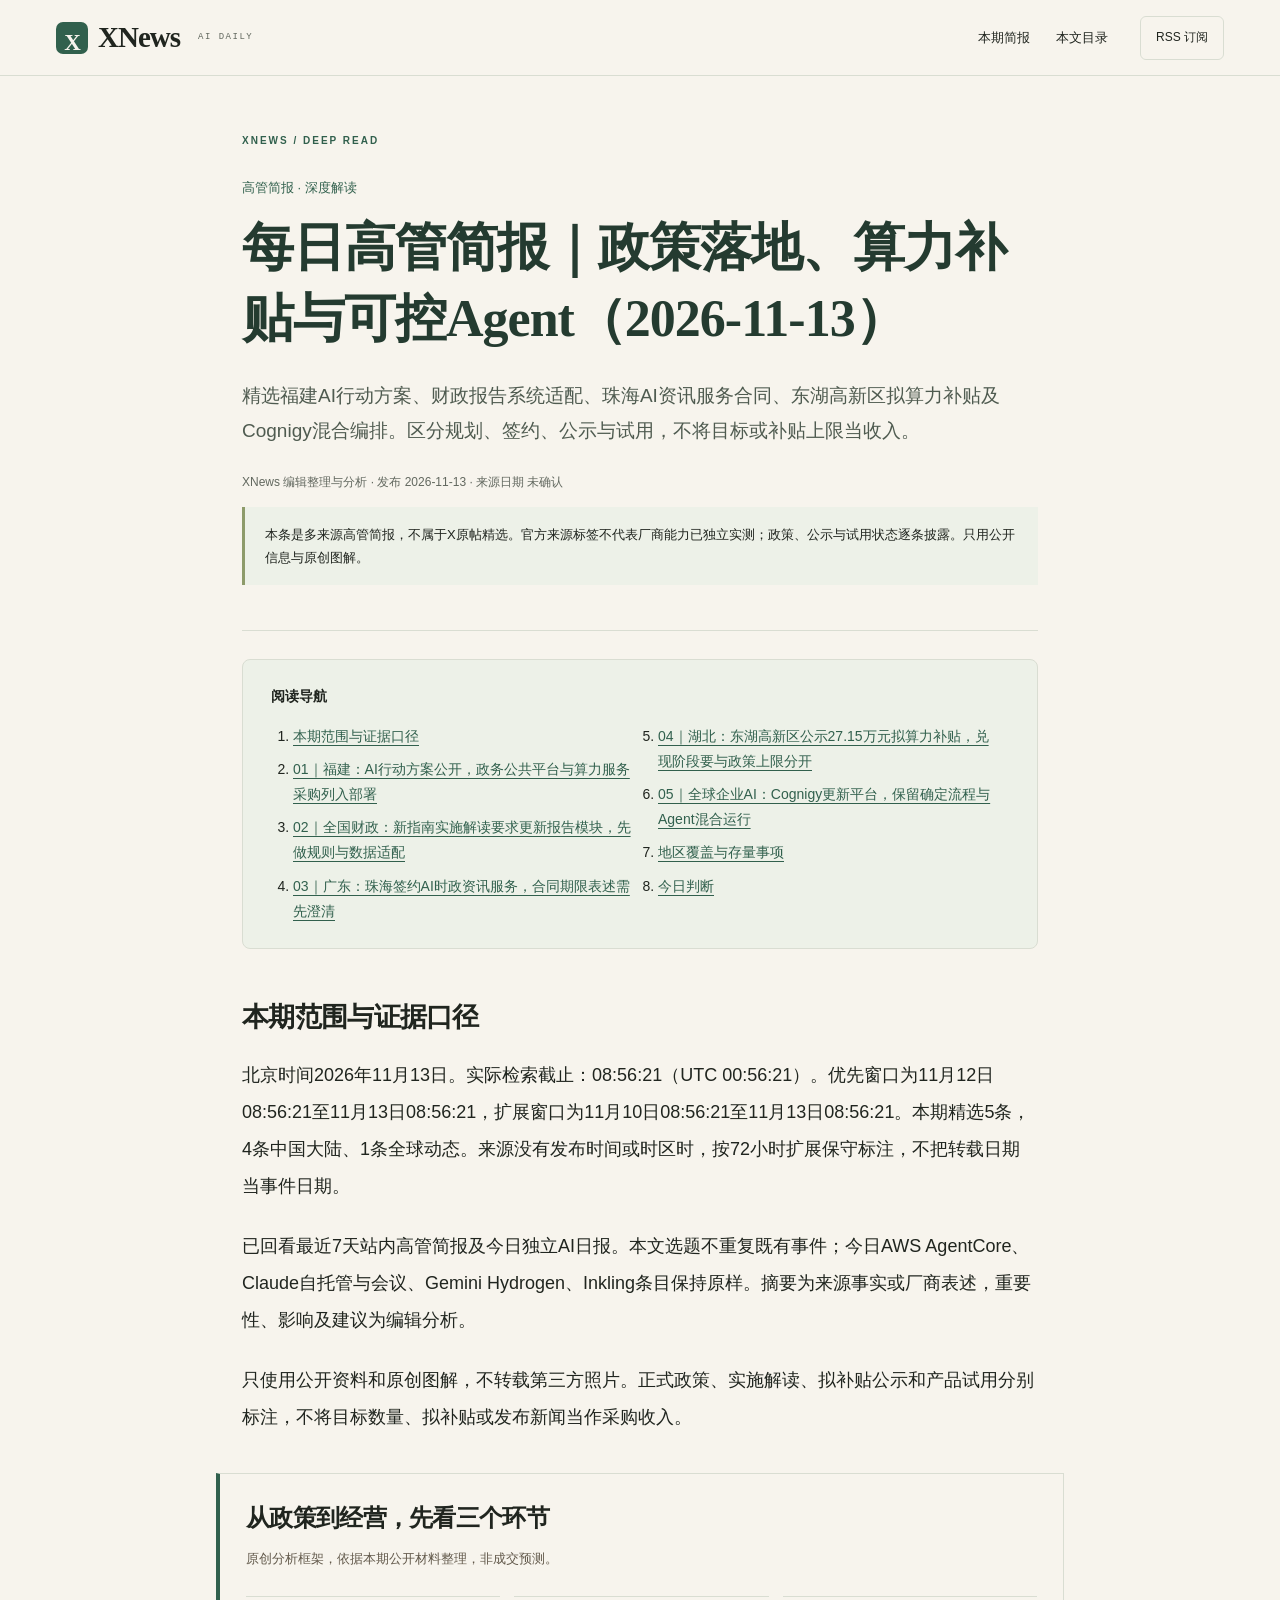
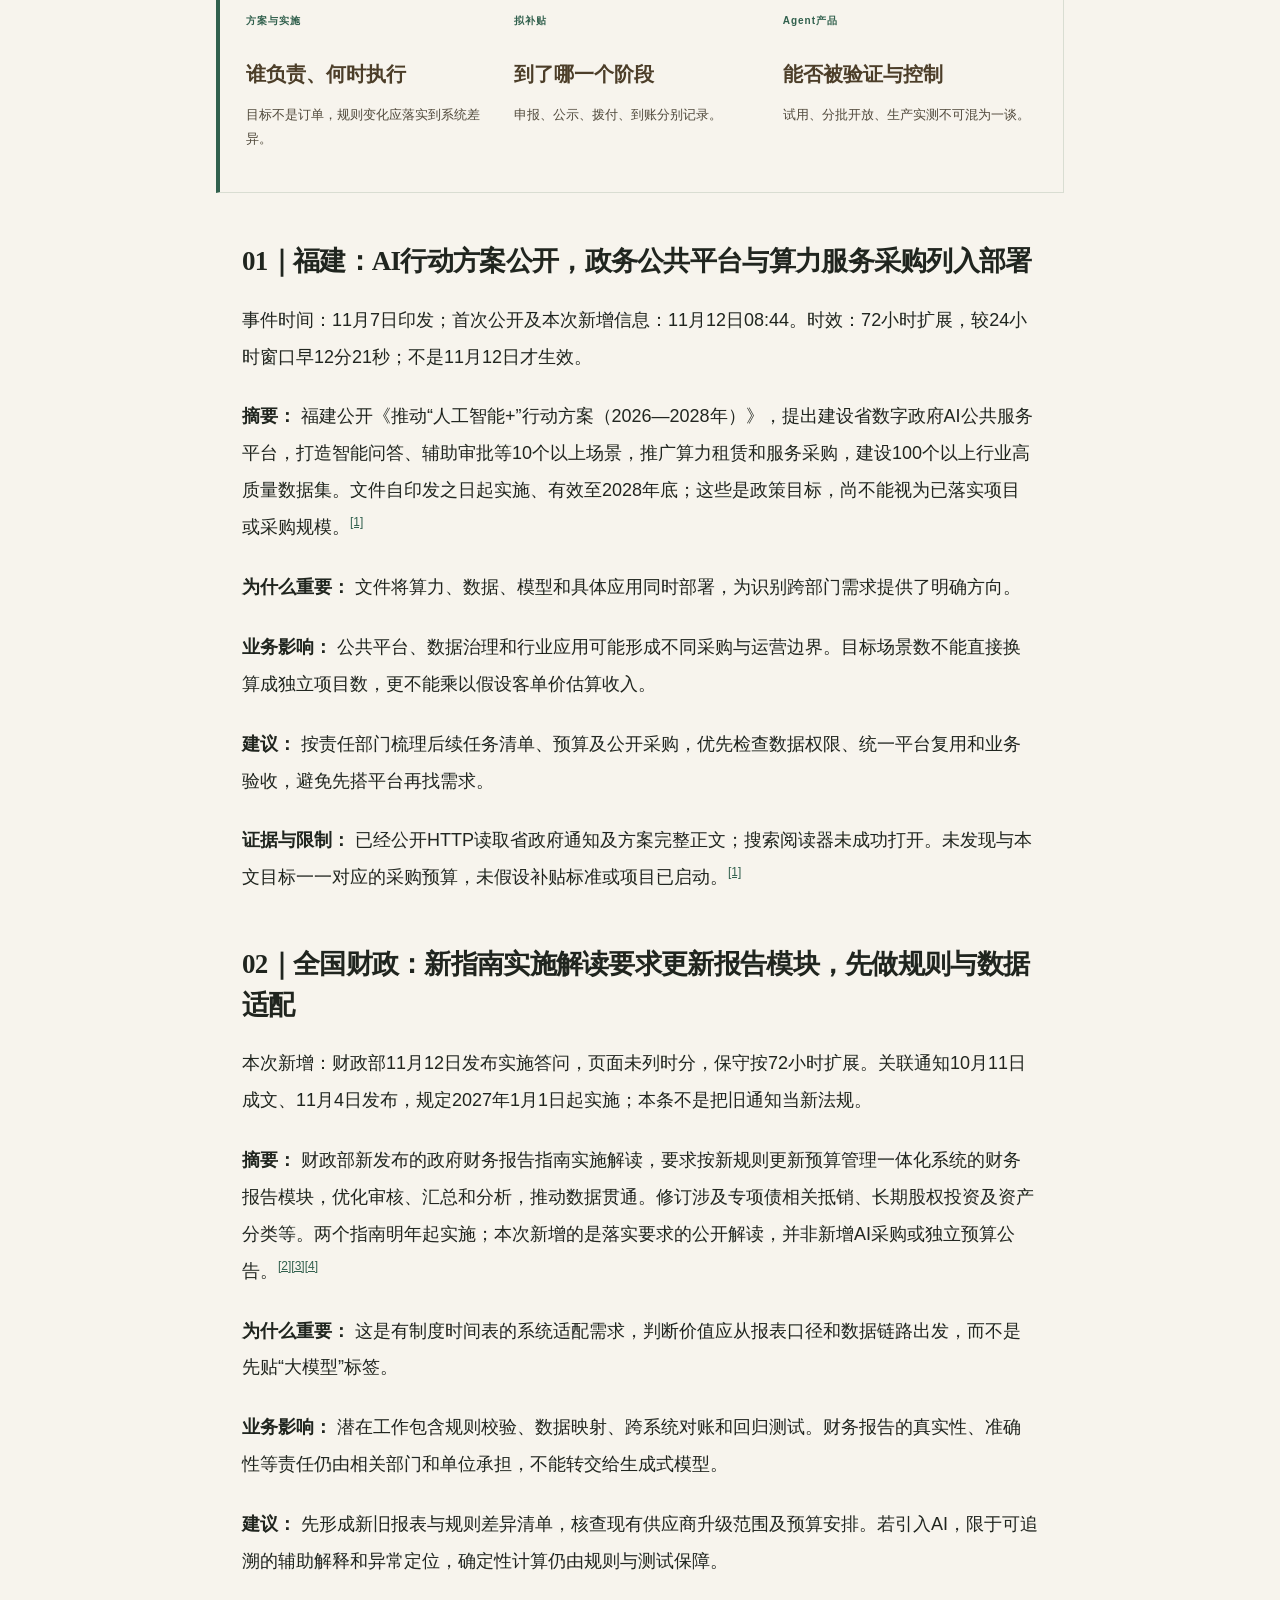
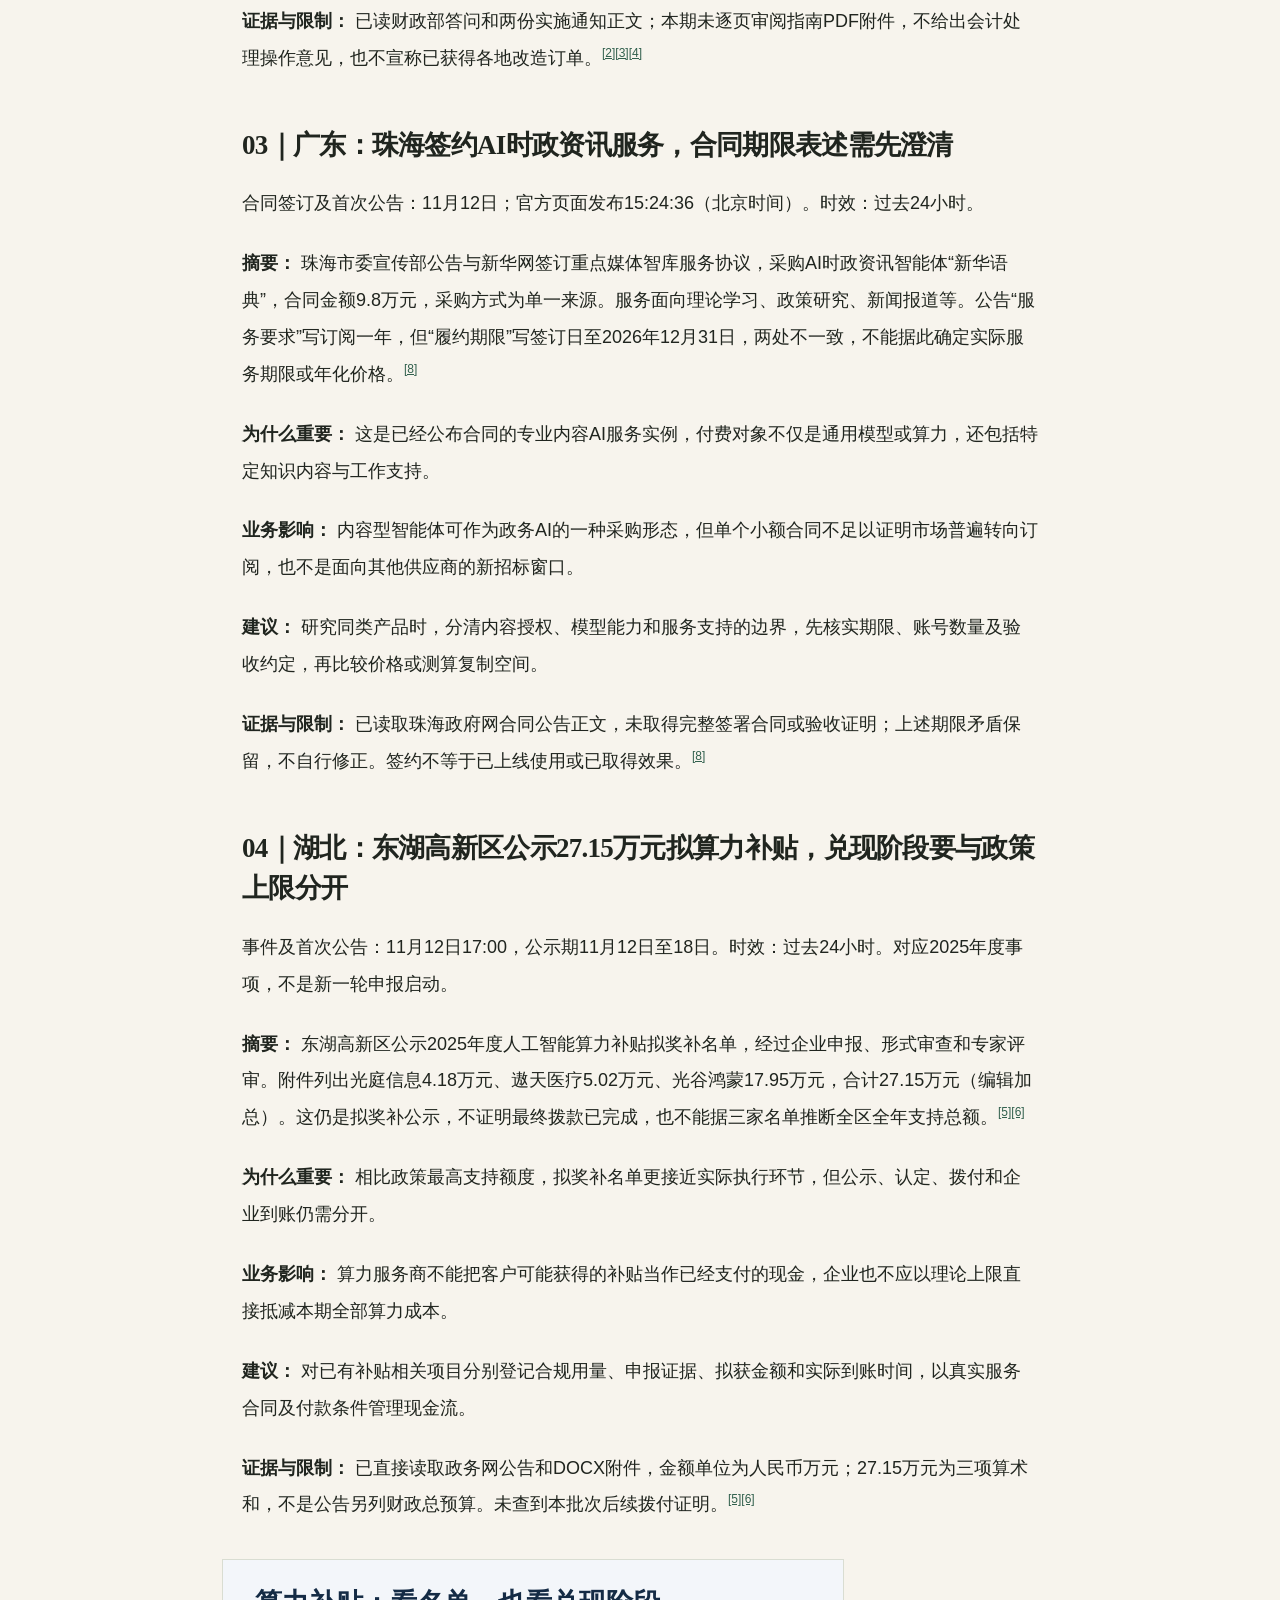
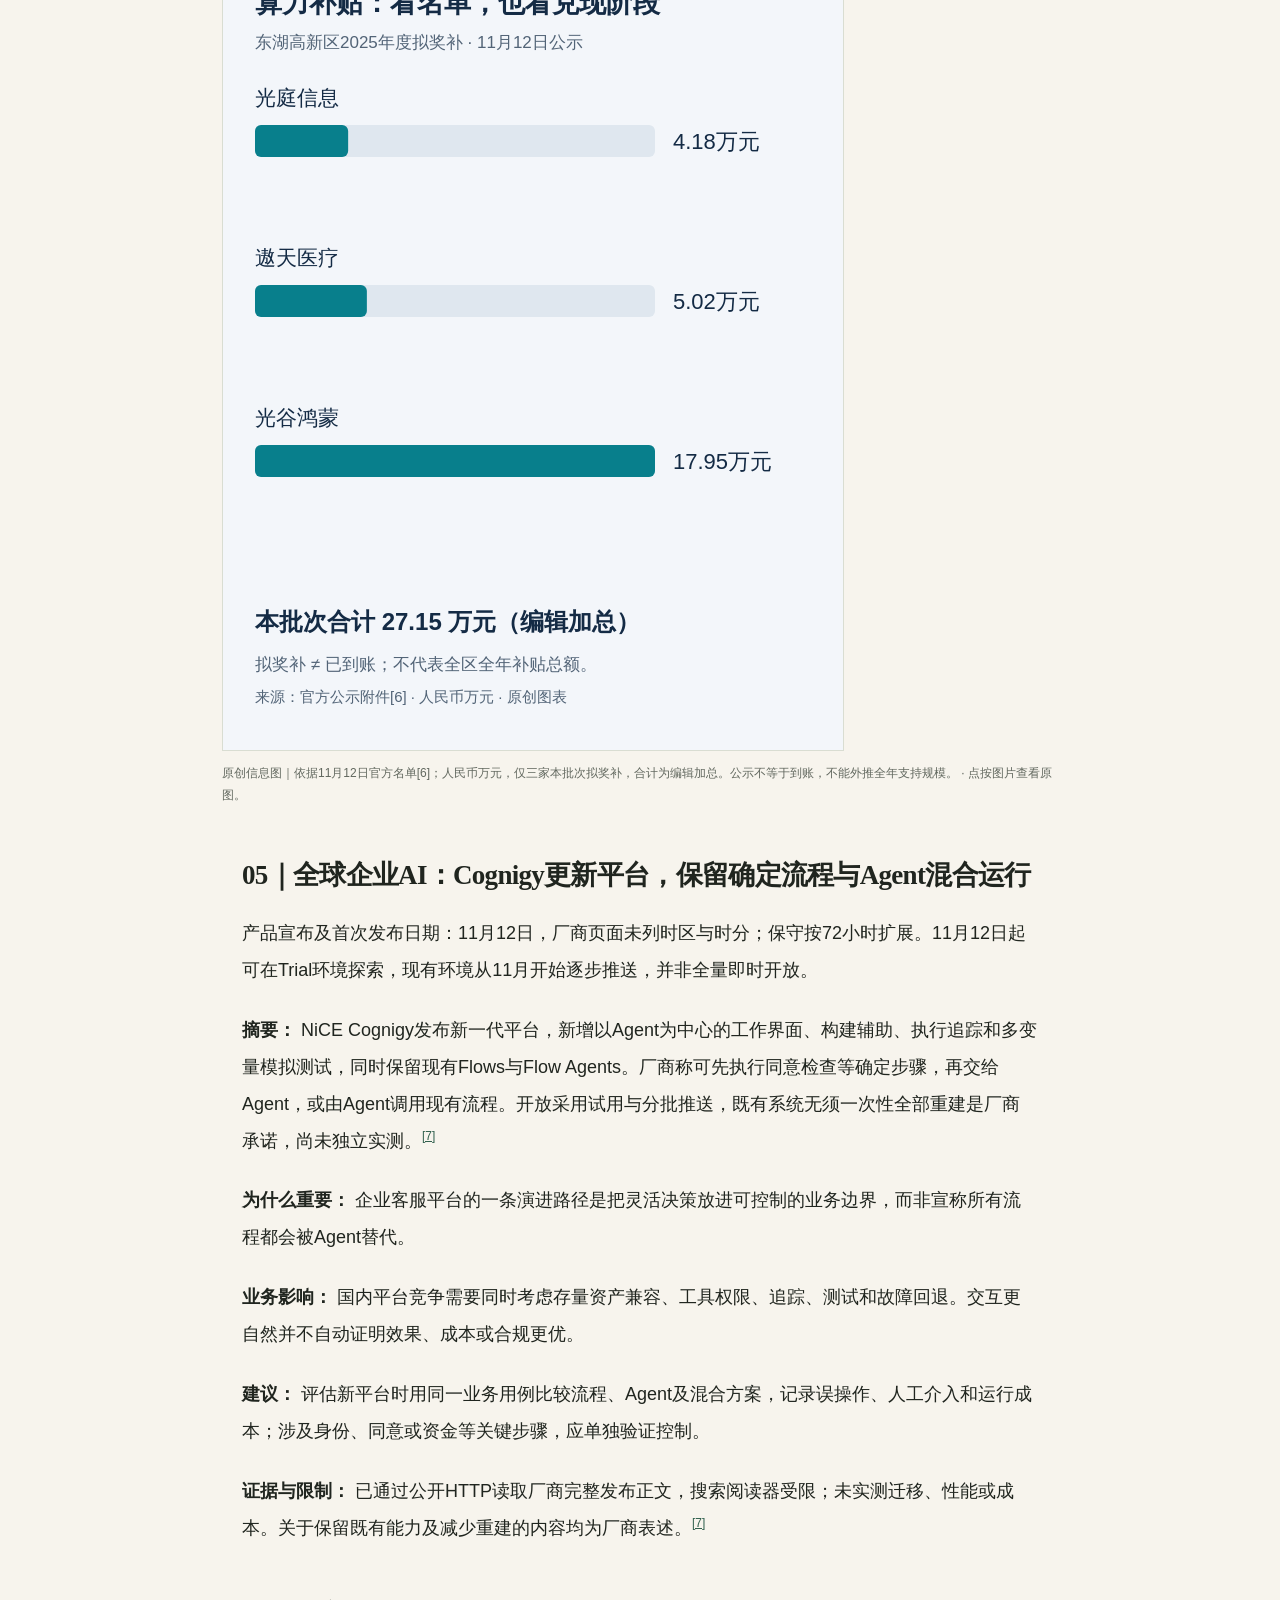
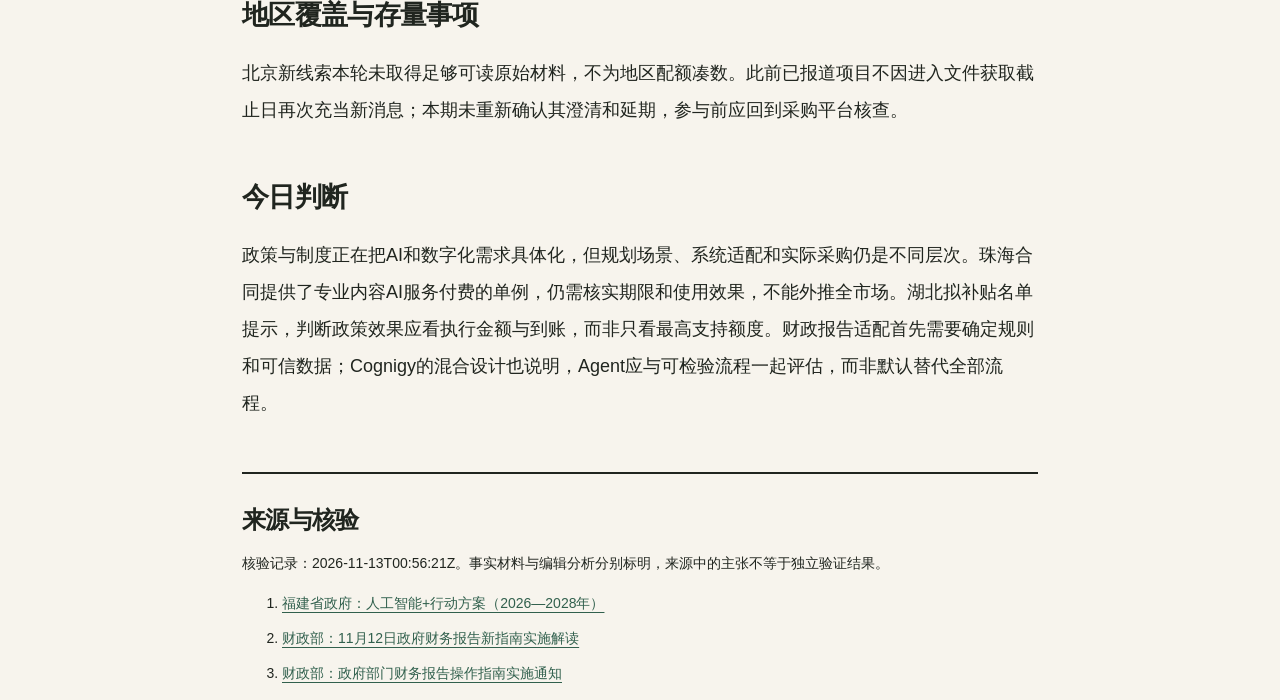
<file: articles/2026-11-13-executive-briefing.html>
<!doctype html>
<html lang="zh-CN"><head><meta charset="utf-8"><meta name="viewport" content="width=device-width, initial-scale=1"><title>每日高管简报｜政策落地、算力补贴与可控Agent（2026-11-13） · XNews</title><meta name="description" content="精选福建AI行动方案、财政报告系统适配、珠海AI资讯服务合同、东湖高新区拟算力补贴及Cognigy混合编排。区分规划、签约、公示与试用，不将目标或补贴上限当收入。"><link rel="canonical" href="https://all4worldjz.github.io/XNews/articles/2026-11-13-executive-briefing.html"><link rel="alternate" type="application/rss+xml" title="XNews RSS" href="../feed.xml"><link rel="stylesheet" href="../style.css?v=reading-experience-v3"><link rel="stylesheet" href="../article.css?v=reading-experience-v3"></head>
<body class="article-page" id="top"><a class="skip" href="#article-body">跳到正文</a><header class="site-header wrap"><a class="brand" href="../"><span class="brand-icon">X</span>XNews<span class="brand-sub">AI DAILY</span></a><nav aria-label="主导航"><a href="../?date=2026-11-13">本期简报</a><a href="#contents">本文目录</a></nav><a class="rss-nav" href="../feed.xml">RSS 订阅</a></header>
<main class="article-wrap"><header class="article-header"><p class="eyebrow">XNEWS / DEEP READ</p><p class="article-category">高管简报 · 深度解读</p><h1>每日高管简报｜政策落地、算力补贴与可控Agent（2026-11-13）</h1><p class="article-deck">精选福建AI行动方案、财政报告系统适配、珠海AI资讯服务合同、东湖高新区拟算力补贴及Cognigy混合编排。区分规划、签约、公示与试用，不将目标或补贴上限当收入。</p><p class="article-meta">XNews 编辑整理与分析 · 发布 2026-11-13 · 来源日期 未确认</p><p class="article-disclosure">本条是多来源高管简报，不属于X原帖精选。官方来源标签不代表厂商能力已独立实测；政策、公示与试用状态逐条披露。只用公开信息与原创图解。</p></header>
<nav id="contents" class="article-toc" aria-label="本文目录"><strong>阅读导航</strong><ol><li><a href="#section-1">本期范围与证据口径</a></li><li><a href="#section-2">01｜福建：AI行动方案公开，政务公共平台与算力服务采购列入部署</a></li><li><a href="#section-3">02｜全国财政：新指南实施解读要求更新报告模块，先做规则与数据适配</a></li><li><a href="#section-4">03｜广东：珠海签约AI时政资讯服务，合同期限表述需先澄清</a></li><li><a href="#section-5">04｜湖北：东湖高新区公示27.15万元拟算力补贴，兑现阶段要与政策上限分开</a></li><li><a href="#section-6">05｜全球企业AI：Cognigy更新平台，保留确定流程与Agent混合运行</a></li><li><a href="#section-7">地区覆盖与存量事项</a></li><li><a href="#section-8">今日判断</a></li></ol></nav><article id="article-body" class="article-body"><section id="section-1"><h2>本期范围与证据口径</h2><p>北京时间2026年11月13日。实际检索截止：08:56:21（UTC 00:56:21）。优先窗口为11月12日08:56:21至11月13日08:56:21，扩展窗口为11月10日08:56:21至11月13日08:56:21。本期精选5条，4条中国大陆、1条全球动态。来源没有发布时间或时区时，按72小时扩展保守标注，不把转载日期当事件日期。</p><p>已回看最近7天站内高管简报及今日独立AI日报。本文选题不重复既有事件；今日AWS AgentCore、Claude自托管与会议、Gemini Hydrogen、Inkling条目保持原样。摘要为来源事实或厂商表述，重要性、影响及建议为编辑分析。</p><p>只使用公开资料和原创图解，不转载第三方照片。正式政策、实施解读、拟补贴公示和产品试用分别标注，不将目标数量、拟补贴或发布新闻当作采购收入。</p></section><figure class="report-visual visual-briefing"><figcaption><h2>从政策到经营，先看三个环节</h2><p>原创分析框架，依据本期公开材料整理，非成交预测。</p></figcaption><ol><li><span class="visual-label">方案与实施</span><h3>谁负责、何时执行</h3><p>目标不是订单，规则变化应落实到系统差异。</p></li><li><span class="visual-label">拟补贴</span><h3>到了哪一个阶段</h3><p>申报、公示、拨付、到账分别记录。</p></li><li><span class="visual-label">Agent产品</span><h3>能否被验证与控制</h3><p>试用、分批开放、生产实测不可混为一谈。</p></li></ol></figure><section id="section-2"><h2>01｜福建：AI行动方案公开，政务公共平台与算力服务采购列入部署</h2><p>事件时间：11月7日印发；首次公开及本次新增信息：11月12日08:44。时效：72小时扩展，较24小时窗口早12分21秒；不是11月12日才生效。</p><p><strong>摘要：</strong> 福建公开《推动“人工智能+”行动方案（2026—2028年）》，提出建设省数字政府AI公共服务平台，打造智能问答、辅助审批等10个以上场景，推广算力租赁和服务采购，建设100个以上行业高质量数据集。文件自印发之日起实施、有效至2028年底；这些是政策目标，尚不能视为已落实项目或采购规模。<a class="citation" href="#source-1" aria-label="来源 1">[1]</a></p><p><strong>为什么重要：</strong> 文件将算力、数据、模型和具体应用同时部署，为识别跨部门需求提供了明确方向。</p><p><strong>业务影响：</strong> 公共平台、数据治理和行业应用可能形成不同采购与运营边界。目标场景数不能直接换算成独立项目数，更不能乘以假设客单价估算收入。</p><p><strong>建议：</strong> 按责任部门梳理后续任务清单、预算及公开采购，优先检查数据权限、统一平台复用和业务验收，避免先搭平台再找需求。</p><p><strong>证据与限制：</strong> 已经公开HTTP读取省政府通知及方案完整正文；搜索阅读器未成功打开。未发现与本文目标一一对应的采购预算，未假设补贴标准或项目已启动。<a class="citation" href="#source-1" aria-label="来源 1">[1]</a></p></section><section id="section-3"><h2>02｜全国财政：新指南实施解读要求更新报告模块，先做规则与数据适配</h2><p>本次新增：财政部11月12日发布实施答问，页面未列时分，保守按72小时扩展。关联通知10月11日成文、11月4日发布，规定2027年1月1日起实施；本条不是把旧通知当新法规。</p><p><strong>摘要：</strong> 财政部新发布的政府财务报告指南实施解读，要求按新规则更新预算管理一体化系统的财务报告模块，优化审核、汇总和分析，推动数据贯通。修订涉及专项债相关抵销、长期股权投资及资产分类等。两个指南明年起实施；本次新增的是落实要求的公开解读，并非新增AI采购或独立预算公告。<a class="citation" href="#source-2" aria-label="来源 2">[2]</a><a class="citation" href="#source-3" aria-label="来源 3">[3]</a><a class="citation" href="#source-4" aria-label="来源 4">[4]</a></p><p><strong>为什么重要：</strong> 这是有制度时间表的系统适配需求，判断价值应从报表口径和数据链路出发，而不是先贴“大模型”标签。</p><p><strong>业务影响：</strong> 潜在工作包含规则校验、数据映射、跨系统对账和回归测试。财务报告的真实性、准确性等责任仍由相关部门和单位承担，不能转交给生成式模型。</p><p><strong>建议：</strong> 先形成新旧报表与规则差异清单，核查现有供应商升级范围及预算安排。若引入AI，限于可追溯的辅助解释和异常定位，确定性计算仍由规则与测试保障。</p><p><strong>证据与限制：</strong> 已读财政部答问和两份实施通知正文；本期未逐页审阅指南PDF附件，不给出会计处理操作意见，也不宣称已获得各地改造订单。<a class="citation" href="#source-2" aria-label="来源 2">[2]</a><a class="citation" href="#source-3" aria-label="来源 3">[3]</a><a class="citation" href="#source-4" aria-label="来源 4">[4]</a></p></section><section id="section-4"><h2>03｜广东：珠海签约AI时政资讯服务，合同期限表述需先澄清</h2><p>合同签订及首次公告：11月12日；官方页面发布15:24:36（北京时间）。时效：过去24小时。</p><p><strong>摘要：</strong> 珠海市委宣传部公告与新华网签订重点媒体智库服务协议，采购AI时政资讯智能体“新华语典”，合同金额9.8万元，采购方式为单一来源。服务面向理论学习、政策研究、新闻报道等。公告“服务要求”写订阅一年，但“履约期限”写签订日至2026年12月31日，两处不一致，不能据此确定实际服务期限或年化价格。<a class="citation" href="#source-8" aria-label="来源 8">[8]</a></p><p><strong>为什么重要：</strong> 这是已经公布合同的专业内容AI服务实例，付费对象不仅是通用模型或算力，还包括特定知识内容与工作支持。</p><p><strong>业务影响：</strong> 内容型智能体可作为政务AI的一种采购形态，但单个小额合同不足以证明市场普遍转向订阅，也不是面向其他供应商的新招标窗口。</p><p><strong>建议：</strong> 研究同类产品时，分清内容授权、模型能力和服务支持的边界，先核实期限、账号数量及验收约定，再比较价格或测算复制空间。</p><p><strong>证据与限制：</strong> 已读取珠海政府网合同公告正文，未取得完整签署合同或验收证明；上述期限矛盾保留，不自行修正。签约不等于已上线使用或已取得效果。<a class="citation" href="#source-8" aria-label="来源 8">[8]</a></p></section><section id="section-5"><h2>04｜湖北：东湖高新区公示27.15万元拟算力补贴，兑现阶段要与政策上限分开</h2><p>事件及首次公告：11月12日17:00，公示期11月12日至18日。时效：过去24小时。对应2025年度事项，不是新一轮申报启动。</p><p><strong>摘要：</strong> 东湖高新区公示2025年度人工智能算力补贴拟奖补名单，经过企业申报、形式审查和专家评审。附件列出光庭信息4.18万元、遨天医疗5.02万元、光谷鸿蒙17.95万元，合计27.15万元（编辑加总）。这仍是拟奖补公示，不证明最终拨款已完成，也不能据三家名单推断全区全年支持总额。<a class="citation" href="#source-5" aria-label="来源 5">[5]</a><a class="citation" href="#source-6" aria-label="来源 6">[6]</a></p><p><strong>为什么重要：</strong> 相比政策最高支持额度，拟奖补名单更接近实际执行环节，但公示、认定、拨付和企业到账仍需分开。</p><p><strong>业务影响：</strong> 算力服务商不能把客户可能获得的补贴当作已经支付的现金，企业也不应以理论上限直接抵减本期全部算力成本。</p><p><strong>建议：</strong> 对已有补贴相关项目分别登记合规用量、申报证据、拟获金额和实际到账时间，以真实服务合同及付款条件管理现金流。</p><p><strong>证据与限制：</strong> 已直接读取政务网公告和DOCX附件，金额单位为人民币万元；27.15万元为三项算术和，不是公告另列财政总预算。未查到本批次后续拨付证明。<a class="citation" href="#source-5" aria-label="来源 5">[5]</a><a class="citation" href="#source-6" aria-label="来源 6">[6]</a></p></section><figure class="article-figure"><a href="../assets/executive-2026-11-13-subsidy.svg" aria-label="打开信息图原图"><picture><source media="(max-width: 600px)" srcset="../assets/executive-2026-11-13-subsidy-mobile.svg"><img src="../assets/executive-2026-11-13-subsidy.svg" alt="东湖高新区2025年度算力补贴拟奖补名单：光庭信息4.18万元、遨天医疗5.02万元、光谷鸿蒙17.95万元，合计27.15万元。仍在公示，不代表到账或全年总预算。" loading="lazy"></picture></a><figcaption>原创信息图｜依据11月12日官方名单[6]；人民币万元，仅三家本批次拟奖补，合计为编辑加总。公示不等于到账，不能外推全年支持规模。 · 点按图片查看原图。</figcaption></figure><section id="section-6"><h2>05｜全球企业AI：Cognigy更新平台，保留确定流程与Agent混合运行</h2><p>产品宣布及首次发布日期：11月12日，厂商页面未列时区与时分；保守按72小时扩展。11月12日起可在Trial环境探索，现有环境从11月开始逐步推送，并非全量即时开放。</p><p><strong>摘要：</strong> NiCE Cognigy发布新一代平台，新增以Agent为中心的工作界面、构建辅助、执行追踪和多变量模拟测试，同时保留现有Flows与Flow Agents。厂商称可先执行同意检查等确定步骤，再交给Agent，或由Agent调用现有流程。开放采用试用与分批推送，既有系统无须一次性全部重建是厂商承诺，尚未独立实测。<a class="citation" href="#source-7" aria-label="来源 7">[7]</a></p><p><strong>为什么重要：</strong> 企业客服平台的一条演进路径是把灵活决策放进可控制的业务边界，而非宣称所有流程都会被Agent替代。</p><p><strong>业务影响：</strong> 国内平台竞争需要同时考虑存量资产兼容、工具权限、追踪、测试和故障回退。交互更自然并不自动证明效果、成本或合规更优。</p><p><strong>建议：</strong> 评估新平台时用同一业务用例比较流程、Agent及混合方案，记录误操作、人工介入和运行成本；涉及身份、同意或资金等关键步骤，应单独验证控制。</p><p><strong>证据与限制：</strong> 已通过公开HTTP读取厂商完整发布正文，搜索阅读器受限；未实测迁移、性能或成本。关于保留既有能力及减少重建的内容均为厂商表述。<a class="citation" href="#source-7" aria-label="来源 7">[7]</a></p></section><section id="section-7"><h2>地区覆盖与存量事项</h2><p>北京新线索本轮未取得足够可读原始材料，不为地区配额凑数。此前已报道项目不因进入文件获取截止日再次充当新消息；本期未重新确认其澄清和延期，参与前应回到采购平台核查。</p></section><section id="section-8"><h2>今日判断</h2><p>政策与制度正在把AI和数字化需求具体化，但规划场景、系统适配和实际采购仍是不同层次。珠海合同提供了专业内容AI服务付费的单例，仍需核实期限和使用效果，不能外推全市场。湖北拟补贴名单提示，判断政策效果应看执行金额与到账，而非只看最高支持额度。财政报告适配首先需要确定规则和可信数据；Cognigy的混合设计也说明，Agent应与可检验流程一起评估，而非默认替代全部流程。</p></section></article><section class="article-sources" id="sources"><h2>来源与核验</h2><p>核验记录：2026-11-13T00:56:21Z。事实材料与编辑分析分别标明，来源中的主张不等于独立验证结果。</p><ol><li id="source-1"><a href="https://fujian.gov.cn/zwgk/zxwj/szfbgtwj/202611/t20261112_7248400.htm" rel="noopener noreferrer">福建省政府：人工智能+行动方案（2026—2028年）</a></li><li id="source-2"><a href="https://gks.mof.gov.cn/guizhangzhidu/202611/t20261104_4004088.htm" rel="noopener noreferrer">财政部：11月12日政府财务报告新指南实施解读</a></li><li id="source-3"><a href="https://gks.mof.gov.cn/guizhangzhidu/202611/t20261104_4004092.htm" rel="noopener noreferrer">财政部：政府部门财务报告操作指南实施通知</a></li><li id="source-4"><a href="https://gks.mof.gov.cn/guizhangzhidu/202611/t20261104_4004093.htm" rel="noopener noreferrer">财政部：政府综合财务报告操作指南实施通知</a></li><li id="source-5"><a href="https://www.wehdz.gov.cn/2022/ggxw_68627/tz_68628/202611/t20261112_2879085.shtml" rel="noopener noreferrer">东湖高新区：2025年度人工智能算力补贴公示</a></li><li id="source-6"><a href="https://www.wehdz.gov.cn/2022/ggxw_68627/tz_68628/202611/P020261112624511640429.docx" rel="noopener noreferrer">官方附件：三家企业拟奖补名单</a></li><li id="source-7"><a href="https://www.cognigy.com/product-updates/next-gen-nice-cognigy" rel="noopener noreferrer">NiCE Cognigy：新一代平台发布与逐步开放说明</a></li><li id="source-8"><a href="https://www.zhuhai.gov.cn/xw/gsgg/content/post_3958738.html" rel="noopener noreferrer">珠海市政府：重点媒体智库服务协议信息公告</a></li></ol></section><div class="article-end"><a href="../?date=2026-11-13#executive-briefing">← 回到本期简报</a><a href="#contents">回到目录 ↑</a><a href="../feed.xml">RSS 订阅 ↗</a></div></main><footer class="wrap"><a class="brand" href="../">XNews</a><p>事实有来源 · 解读有边界</p></footer><nav class="mobile-dock" aria-label="快捷阅读导航"><a href="../?date=2026-11-13">本期</a><a href="#contents">目录</a><a href="#sources">来源</a><a href="#top">顶部 ↑</a></nav></body></html>
</file>
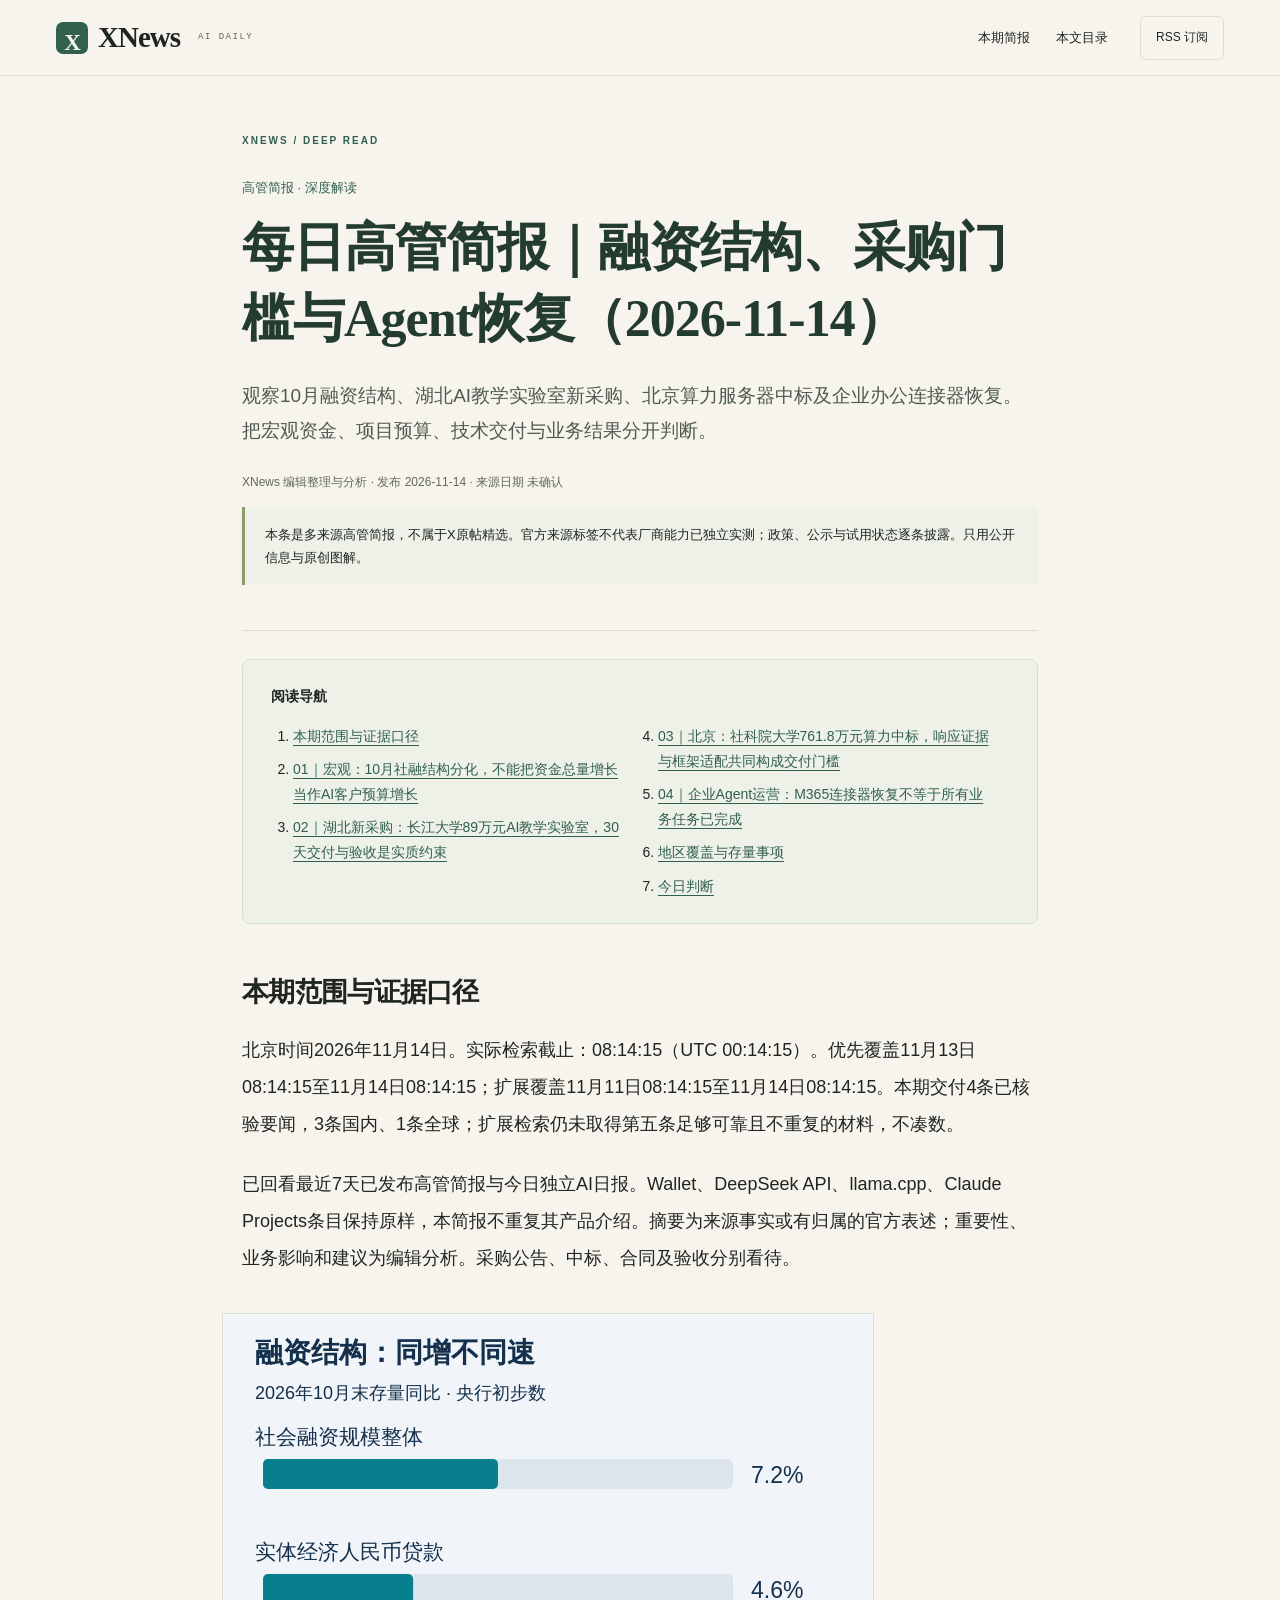
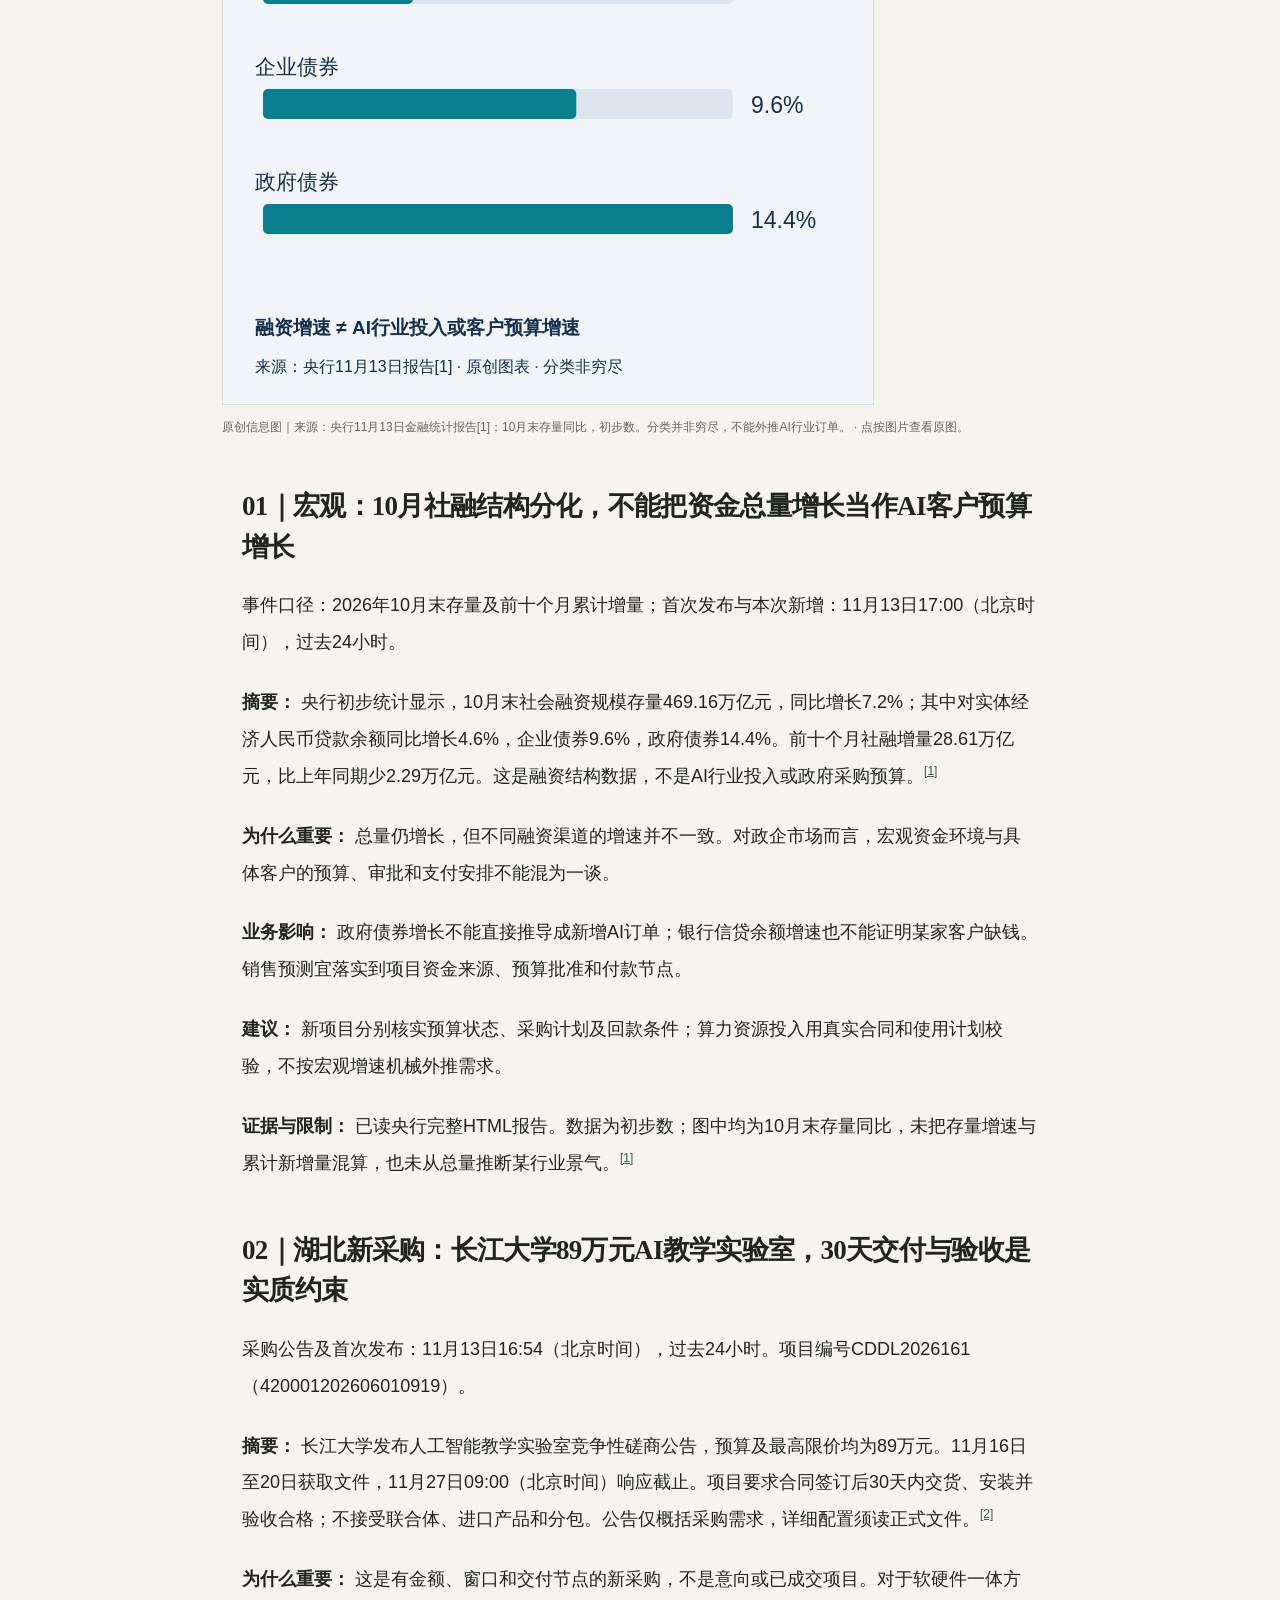
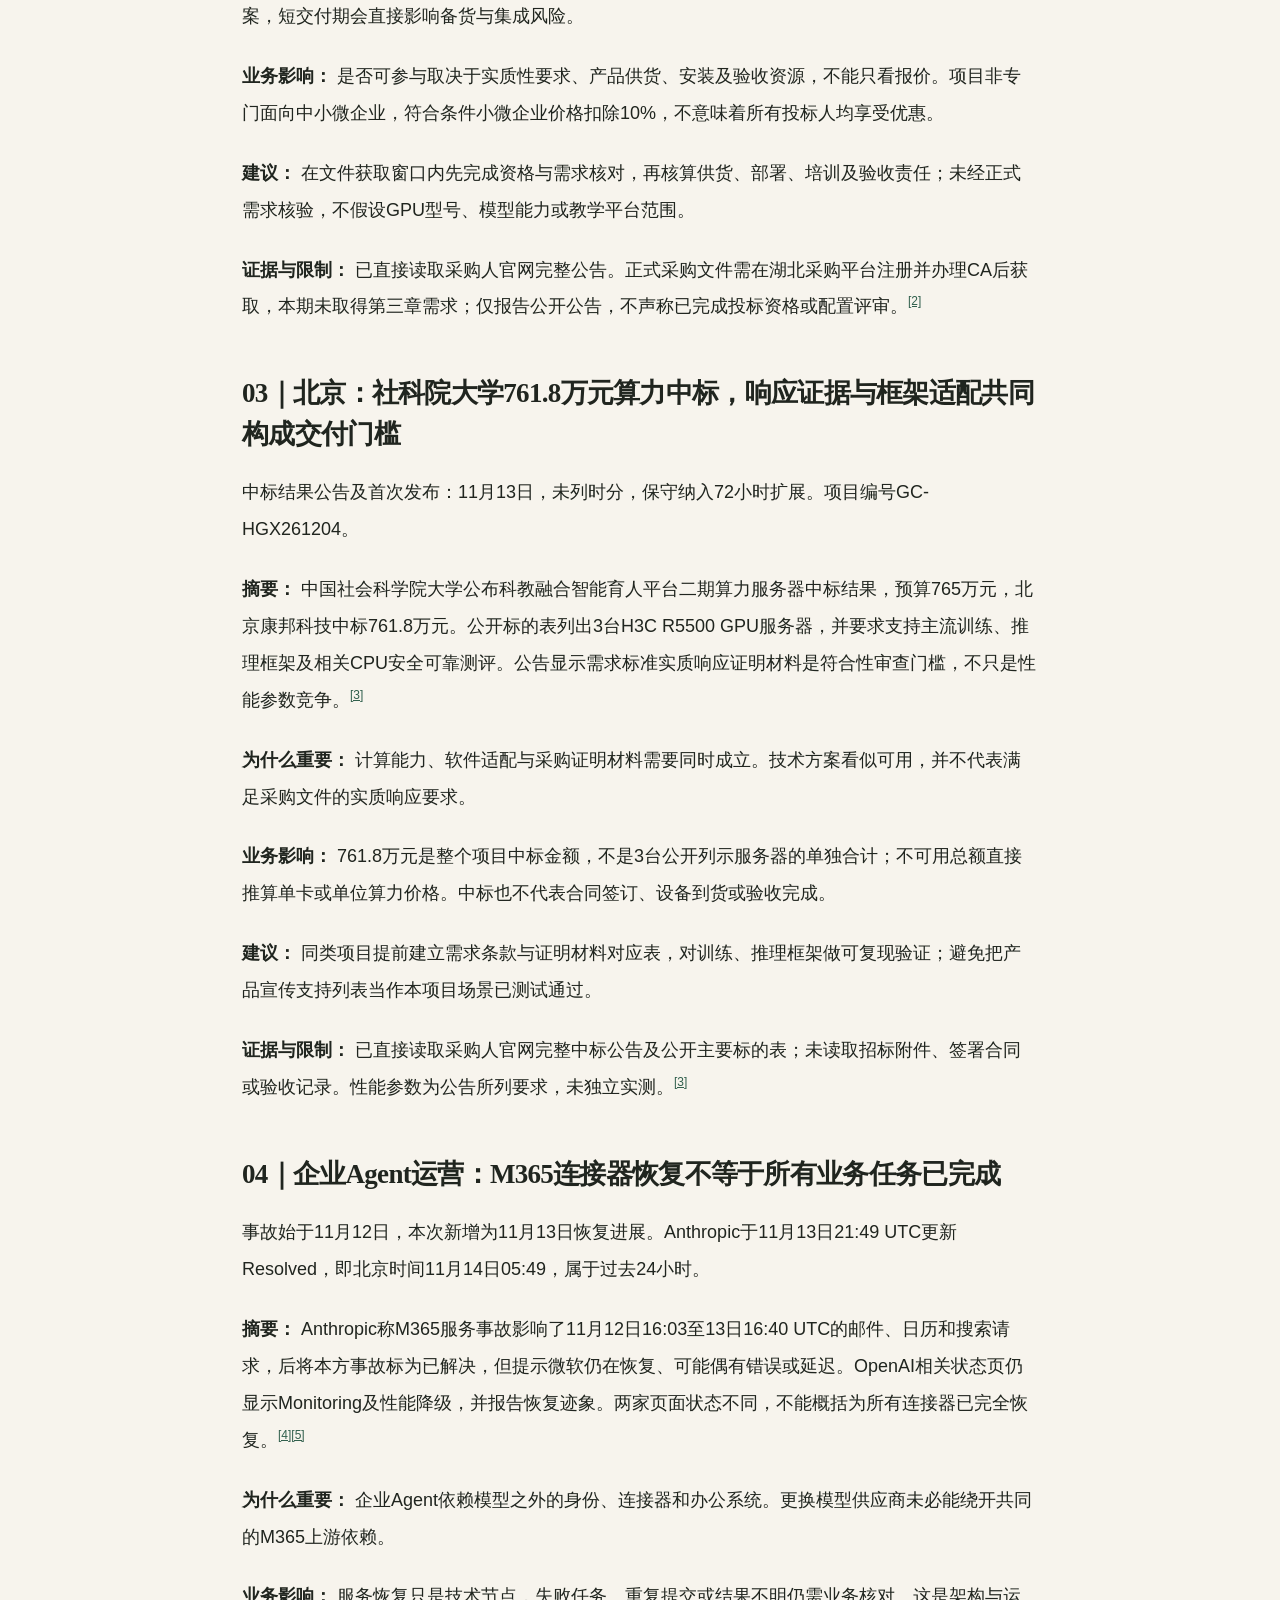
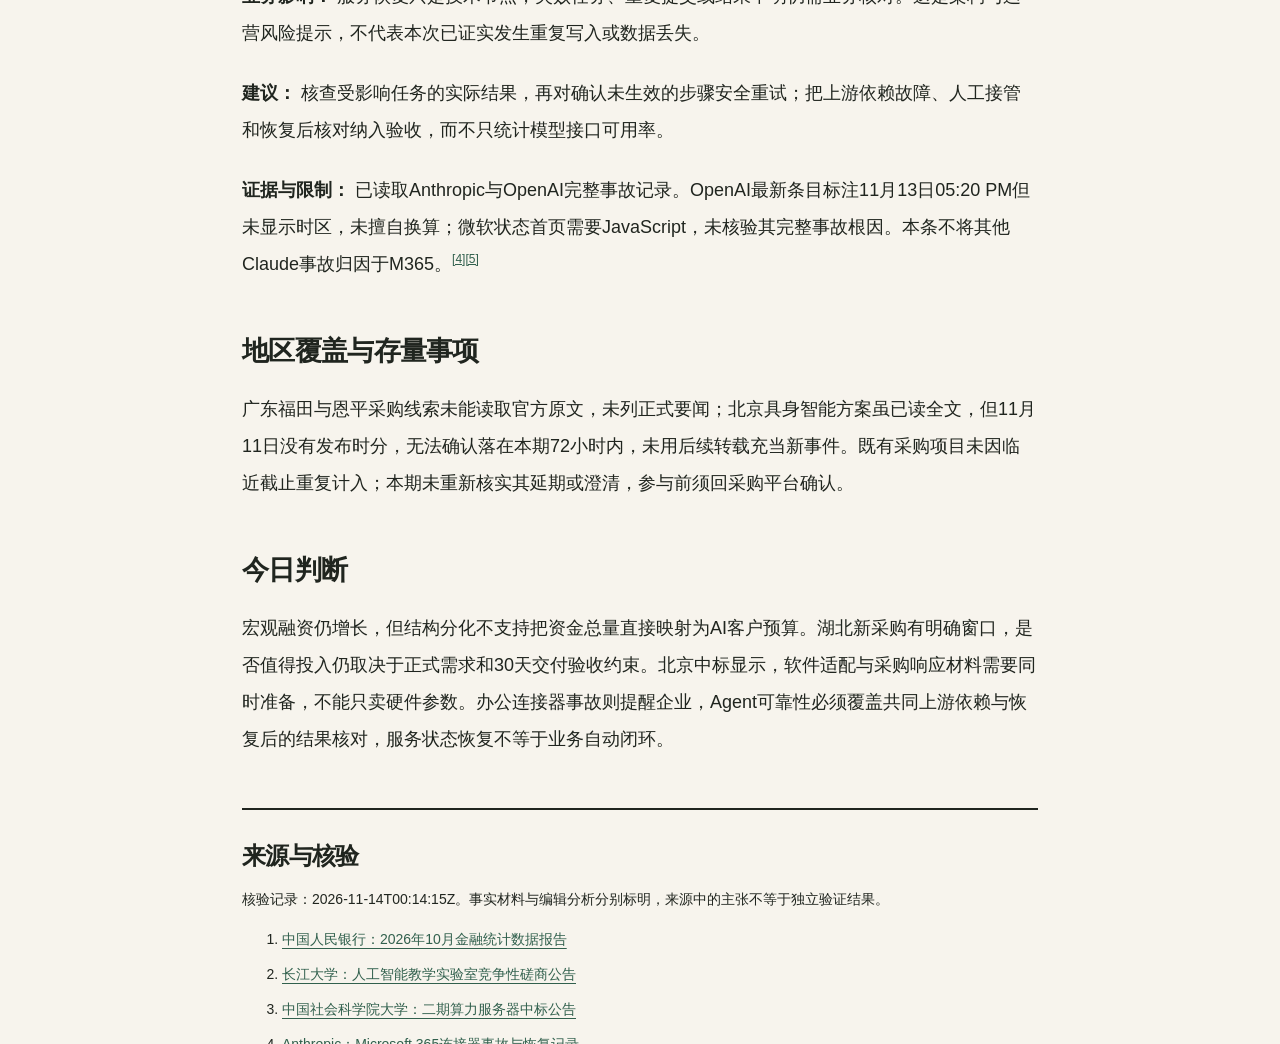
<file: articles/2026-11-14-executive-briefing.html>
<!doctype html>
<html lang="zh-CN"><head><meta charset="utf-8"><meta name="viewport" content="width=device-width, initial-scale=1"><title>每日高管简报｜融资结构、采购门槛与Agent恢复（2026-11-14） · XNews</title><meta name="description" content="观察10月融资结构、湖北AI教学实验室新采购、北京算力服务器中标及企业办公连接器恢复。把宏观资金、项目预算、技术交付与业务结果分开判断。"><link rel="canonical" href="https://all4worldjz.github.io/XNews/articles/2026-11-14-executive-briefing.html"><link rel="alternate" type="application/rss+xml" title="XNews RSS" href="../feed.xml"><link rel="stylesheet" href="../style.css?v=reading-experience-v3"><link rel="stylesheet" href="../article.css?v=reading-experience-v3"></head>
<body class="article-page" id="top"><a class="skip" href="#article-body">跳到正文</a><header class="site-header wrap"><a class="brand" href="../"><span class="brand-icon">X</span>XNews<span class="brand-sub">AI DAILY</span></a><nav aria-label="主导航"><a href="../?date=2026-11-14">本期简报</a><a href="#contents">本文目录</a></nav><a class="rss-nav" href="../feed.xml">RSS 订阅</a></header>
<main class="article-wrap"><header class="article-header"><p class="eyebrow">XNEWS / DEEP READ</p><p class="article-category">高管简报 · 深度解读</p><h1>每日高管简报｜融资结构、采购门槛与Agent恢复（2026-11-14）</h1><p class="article-deck">观察10月融资结构、湖北AI教学实验室新采购、北京算力服务器中标及企业办公连接器恢复。把宏观资金、项目预算、技术交付与业务结果分开判断。</p><p class="article-meta">XNews 编辑整理与分析 · 发布 2026-11-14 · 来源日期 未确认</p><p class="article-disclosure">本条是多来源高管简报，不属于X原帖精选。官方来源标签不代表厂商能力已独立实测；政策、公示与试用状态逐条披露。只用公开信息与原创图解。</p></header>
<nav id="contents" class="article-toc" aria-label="本文目录"><strong>阅读导航</strong><ol><li><a href="#section-1">本期范围与证据口径</a></li><li><a href="#section-2">01｜宏观：10月社融结构分化，不能把资金总量增长当作AI客户预算增长</a></li><li><a href="#section-3">02｜湖北新采购：长江大学89万元AI教学实验室，30天交付与验收是实质约束</a></li><li><a href="#section-4">03｜北京：社科院大学761.8万元算力中标，响应证据与框架适配共同构成交付门槛</a></li><li><a href="#section-5">04｜企业Agent运营：M365连接器恢复不等于所有业务任务已完成</a></li><li><a href="#section-6">地区覆盖与存量事项</a></li><li><a href="#section-7">今日判断</a></li></ol></nav><article id="article-body" class="article-body"><section id="section-1"><h2>本期范围与证据口径</h2><p>北京时间2026年11月14日。实际检索截止：08:14:15（UTC 00:14:15）。优先覆盖11月13日08:14:15至11月14日08:14:15；扩展覆盖11月11日08:14:15至11月14日08:14:15。本期交付4条已核验要闻，3条国内、1条全球；扩展检索仍未取得第五条足够可靠且不重复的材料，不凑数。</p><p>已回看最近7天已发布高管简报与今日独立AI日报。Wallet、DeepSeek API、llama.cpp、Claude Projects条目保持原样，本简报不重复其产品介绍。摘要为来源事实或有归属的官方表述；重要性、业务影响和建议为编辑分析。采购公告、中标、合同及验收分别看待。</p></section><figure class="article-figure"><a href="../assets/executive-2026-11-14-financing.svg" aria-label="打开信息图原图"><picture><source media="(max-width: 600px)" srcset="../assets/executive-2026-11-14-financing-mobile.svg"><img src="../assets/executive-2026-11-14-financing.svg" alt="2026年10月末存量同比：社融整体7.2%，对实体经济人民币贷款4.6%，企业债券9.6%，政府债券14.4%。同口径融资存量增长，不是AI投资或客户预算增速。" loading="lazy"></picture></a><figcaption>原创信息图｜来源：央行11月13日金融统计报告[1]；10月末存量同比，初步数。分类并非穷尽，不能外推AI行业订单。 · 点按图片查看原图。</figcaption></figure><section id="section-2"><h2>01｜宏观：10月社融结构分化，不能把资金总量增长当作AI客户预算增长</h2><p>事件口径：2026年10月末存量及前十个月累计增量；首次发布与本次新增：11月13日17:00（北京时间），过去24小时。</p><p><strong>摘要：</strong> 央行初步统计显示，10月末社会融资规模存量469.16万亿元，同比增长7.2%；其中对实体经济人民币贷款余额同比增长4.6%，企业债券9.6%，政府债券14.4%。前十个月社融增量28.61万亿元，比上年同期少2.29万亿元。这是融资结构数据，不是AI行业投入或政府采购预算。<a class="citation" href="#source-1" aria-label="来源 1">[1]</a></p><p><strong>为什么重要：</strong> 总量仍增长，但不同融资渠道的增速并不一致。对政企市场而言，宏观资金环境与具体客户的预算、审批和支付安排不能混为一谈。</p><p><strong>业务影响：</strong> 政府债券增长不能直接推导成新增AI订单；银行信贷余额增速也不能证明某家客户缺钱。销售预测宜落实到项目资金来源、预算批准和付款节点。</p><p><strong>建议：</strong> 新项目分别核实预算状态、采购计划及回款条件；算力资源投入用真实合同和使用计划校验，不按宏观增速机械外推需求。</p><p><strong>证据与限制：</strong> 已读央行完整HTML报告。数据为初步数；图中均为10月末存量同比，未把存量增速与累计新增量混算，也未从总量推断某行业景气。<a class="citation" href="#source-1" aria-label="来源 1">[1]</a></p></section><section id="section-3"><h2>02｜湖北新采购：长江大学89万元AI教学实验室，30天交付与验收是实质约束</h2><p>采购公告及首次发布：11月13日16:54（北京时间），过去24小时。项目编号CDDL2026161（420001202606010919）。</p><p><strong>摘要：</strong> 长江大学发布人工智能教学实验室竞争性磋商公告，预算及最高限价均为89万元。11月16日至20日获取文件，11月27日09:00（北京时间）响应截止。项目要求合同签订后30天内交货、安装并验收合格；不接受联合体、进口产品和分包。公告仅概括采购需求，详细配置须读正式文件。<a class="citation" href="#source-2" aria-label="来源 2">[2]</a></p><p><strong>为什么重要：</strong> 这是有金额、窗口和交付节点的新采购，不是意向或已成交项目。对于软硬件一体方案，短交付期会直接影响备货与集成风险。</p><p><strong>业务影响：</strong> 是否可参与取决于实质性要求、产品供货、安装及验收资源，不能只看报价。项目非专门面向中小微企业，符合条件小微企业价格扣除10%，不意味着所有投标人均享受优惠。</p><p><strong>建议：</strong> 在文件获取窗口内先完成资格与需求核对，再核算供货、部署、培训及验收责任；未经正式需求核验，不假设GPU型号、模型能力或教学平台范围。</p><p><strong>证据与限制：</strong> 已直接读取采购人官网完整公告。正式采购文件需在湖北采购平台注册并办理CA后获取，本期未取得第三章需求；仅报告公开公告，不声称已完成投标资格或配置评审。<a class="citation" href="#source-2" aria-label="来源 2">[2]</a></p></section><section id="section-4"><h2>03｜北京：社科院大学761.8万元算力中标，响应证据与框架适配共同构成交付门槛</h2><p>中标结果公告及首次发布：11月13日，未列时分，保守纳入72小时扩展。项目编号GC-HGX261204。</p><p><strong>摘要：</strong> 中国社会科学院大学公布科教融合智能育人平台二期算力服务器中标结果，预算765万元，北京康邦科技中标761.8万元。公开标的表列出3台H3C R5500 GPU服务器，并要求支持主流训练、推理框架及相关CPU安全可靠测评。公告显示需求标准实质响应证明材料是符合性审查门槛，不只是性能参数竞争。<a class="citation" href="#source-3" aria-label="来源 3">[3]</a></p><p><strong>为什么重要：</strong> 计算能力、软件适配与采购证明材料需要同时成立。技术方案看似可用，并不代表满足采购文件的实质响应要求。</p><p><strong>业务影响：</strong> 761.8万元是整个项目中标金额，不是3台公开列示服务器的单独合计；不可用总额直接推算单卡或单位算力价格。中标也不代表合同签订、设备到货或验收完成。</p><p><strong>建议：</strong> 同类项目提前建立需求条款与证明材料对应表，对训练、推理框架做可复现验证；避免把产品宣传支持列表当作本项目场景已测试通过。</p><p><strong>证据与限制：</strong> 已直接读取采购人官网完整中标公告及公开主要标的表；未读取招标附件、签署合同或验收记录。性能参数为公告所列要求，未独立实测。<a class="citation" href="#source-3" aria-label="来源 3">[3]</a></p></section><section id="section-5"><h2>04｜企业Agent运营：M365连接器恢复不等于所有业务任务已完成</h2><p>事故始于11月12日，本次新增为11月13日恢复进展。Anthropic于11月13日21:49 UTC更新Resolved，即北京时间11月14日05:49，属于过去24小时。</p><p><strong>摘要：</strong> Anthropic称M365服务事故影响了11月12日16:03至13日16:40 UTC的邮件、日历和搜索请求，后将本方事故标为已解决，但提示微软仍在恢复、可能偶有错误或延迟。OpenAI相关状态页仍显示Monitoring及性能降级，并报告恢复迹象。两家页面状态不同，不能概括为所有连接器已完全恢复。<a class="citation" href="#source-4" aria-label="来源 4">[4]</a><a class="citation" href="#source-5" aria-label="来源 5">[5]</a></p><p><strong>为什么重要：</strong> 企业Agent依赖模型之外的身份、连接器和办公系统。更换模型供应商未必能绕开共同的M365上游依赖。</p><p><strong>业务影响：</strong> 服务恢复只是技术节点，失败任务、重复提交或结果不明仍需业务核对。这是架构与运营风险提示，不代表本次已证实发生重复写入或数据丢失。</p><p><strong>建议：</strong> 核查受影响任务的实际结果，再对确认未生效的步骤安全重试；把上游依赖故障、人工接管和恢复后核对纳入验收，而不只统计模型接口可用率。</p><p><strong>证据与限制：</strong> 已读取Anthropic与OpenAI完整事故记录。OpenAI最新条目标注11月13日05:20 PM但未显示时区，未擅自换算；微软状态首页需要JavaScript，未核验其完整事故根因。本条不将其他Claude事故归因于M365。<a class="citation" href="#source-4" aria-label="来源 4">[4]</a><a class="citation" href="#source-5" aria-label="来源 5">[5]</a></p></section><section id="section-6"><h2>地区覆盖与存量事项</h2><p>广东福田与恩平采购线索未能读取官方原文，未列正式要闻；北京具身智能方案虽已读全文，但11月11日没有发布时分，无法确认落在本期72小时内，未用后续转载充当新事件。既有采购项目未因临近截止重复计入；本期未重新核实其延期或澄清，参与前须回采购平台确认。</p></section><section id="section-7"><h2>今日判断</h2><p>宏观融资仍增长，但结构分化不支持把资金总量直接映射为AI客户预算。湖北新采购有明确窗口，是否值得投入仍取决于正式需求和30天交付验收约束。北京中标显示，软件适配与采购响应材料需要同时准备，不能只卖硬件参数。办公连接器事故则提醒企业，Agent可靠性必须覆盖共同上游依赖与恢复后的结果核对，服务状态恢复不等于业务自动闭环。</p></section></article><section class="article-sources" id="sources"><h2>来源与核验</h2><p>核验记录：2026-11-14T00:14:15Z。事实材料与编辑分析分别标明，来源中的主张不等于独立验证结果。</p><ol><li id="source-1"><a href="https://www.pbc.gov.cn/goutongjiaoliu/113456/113469/2026111315073060062/index.html" rel="noopener noreferrer">中国人民银行：2026年10月金融统计数据报告</a></li><li id="source-2"><a href="https://czb.yangtzeu.edu.cn/info/1030/2434.htm" rel="noopener noreferrer">长江大学：人工智能教学实验室竞争性磋商公告</a></li><li id="source-3"><a href="https://zc.ucass.edu.cn/info/1020/2507.htm" rel="noopener noreferrer">中国社会科学院大学：二期算力服务器中标公告</a></li><li id="source-4"><a href="https://status.claude.com/incidents/sqn3fg1l96dl" rel="noopener noreferrer">Anthropic：Microsoft 365连接器事故与恢复记录</a></li><li id="source-5"><a href="https://status.openai.com/incidents/01M78GAT3AK9P9W8Z230KHFVE8" rel="noopener noreferrer">OpenAI：Microsoft 365连接器事故监测记录</a></li></ol></section><div class="article-end"><a href="../?date=2026-11-14#executive-briefing">← 回到本期简报</a><a href="#contents">回到目录 ↑</a><a href="../feed.xml">RSS 订阅 ↗</a></div></main><footer class="wrap"><a class="brand" href="../">XNews</a><p>事实有来源 · 解读有边界</p></footer><nav class="mobile-dock" aria-label="快捷阅读导航"><a href="../?date=2026-11-14">本期</a><a href="#contents">目录</a><a href="#sources">来源</a><a href="#top">顶部 ↑</a></nav></body></html>
</file>
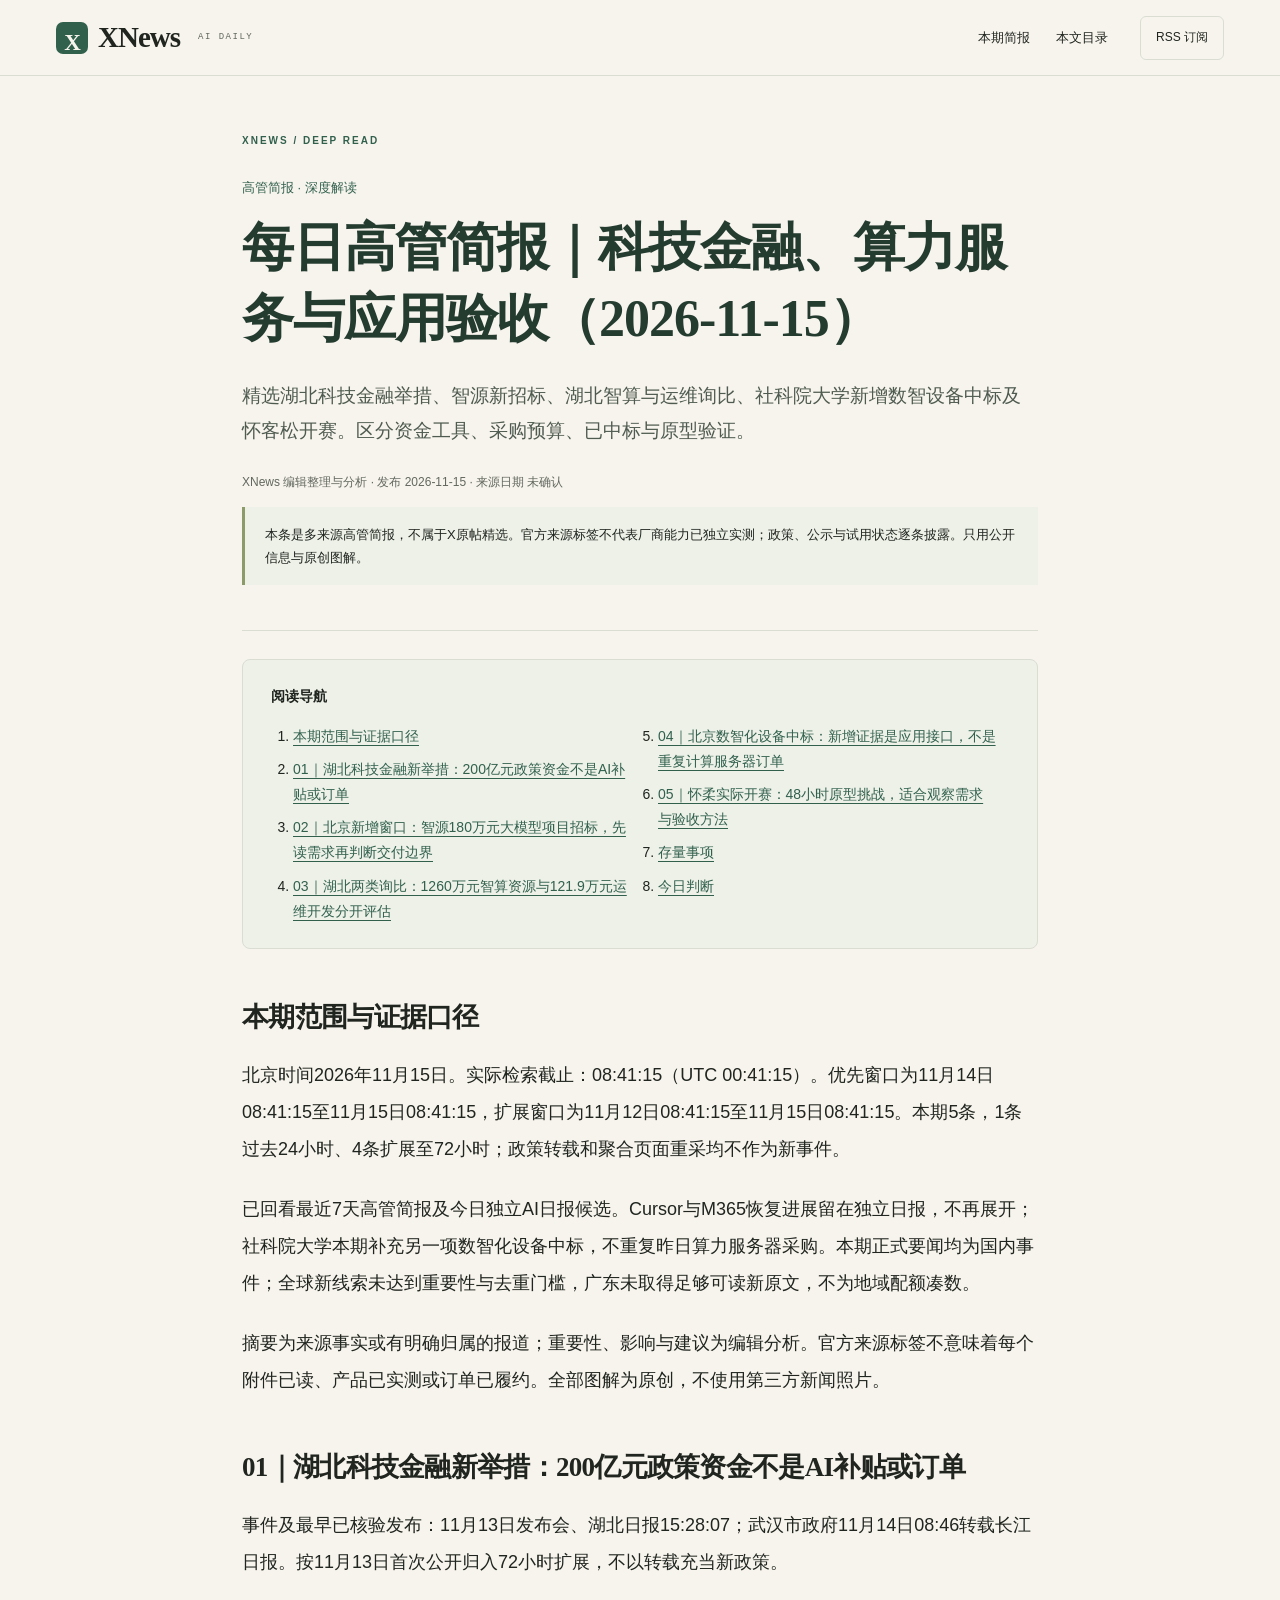
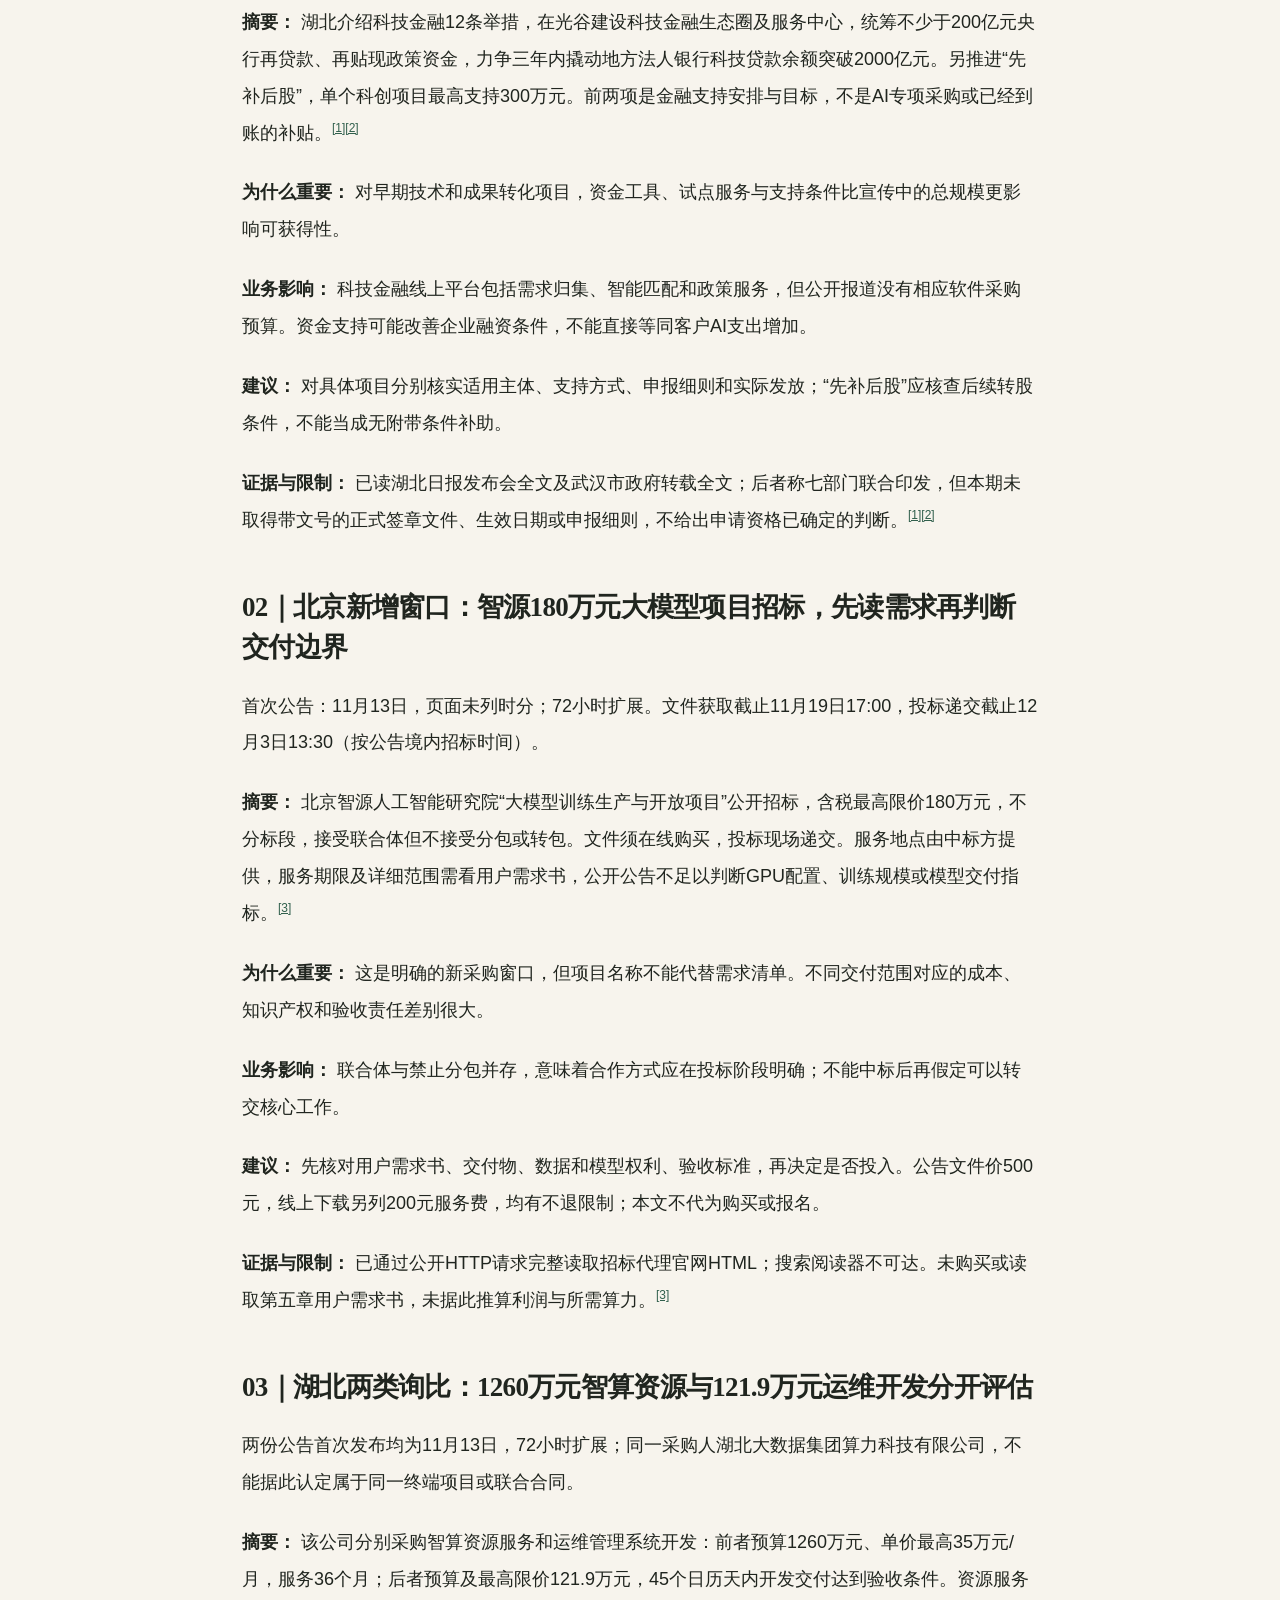
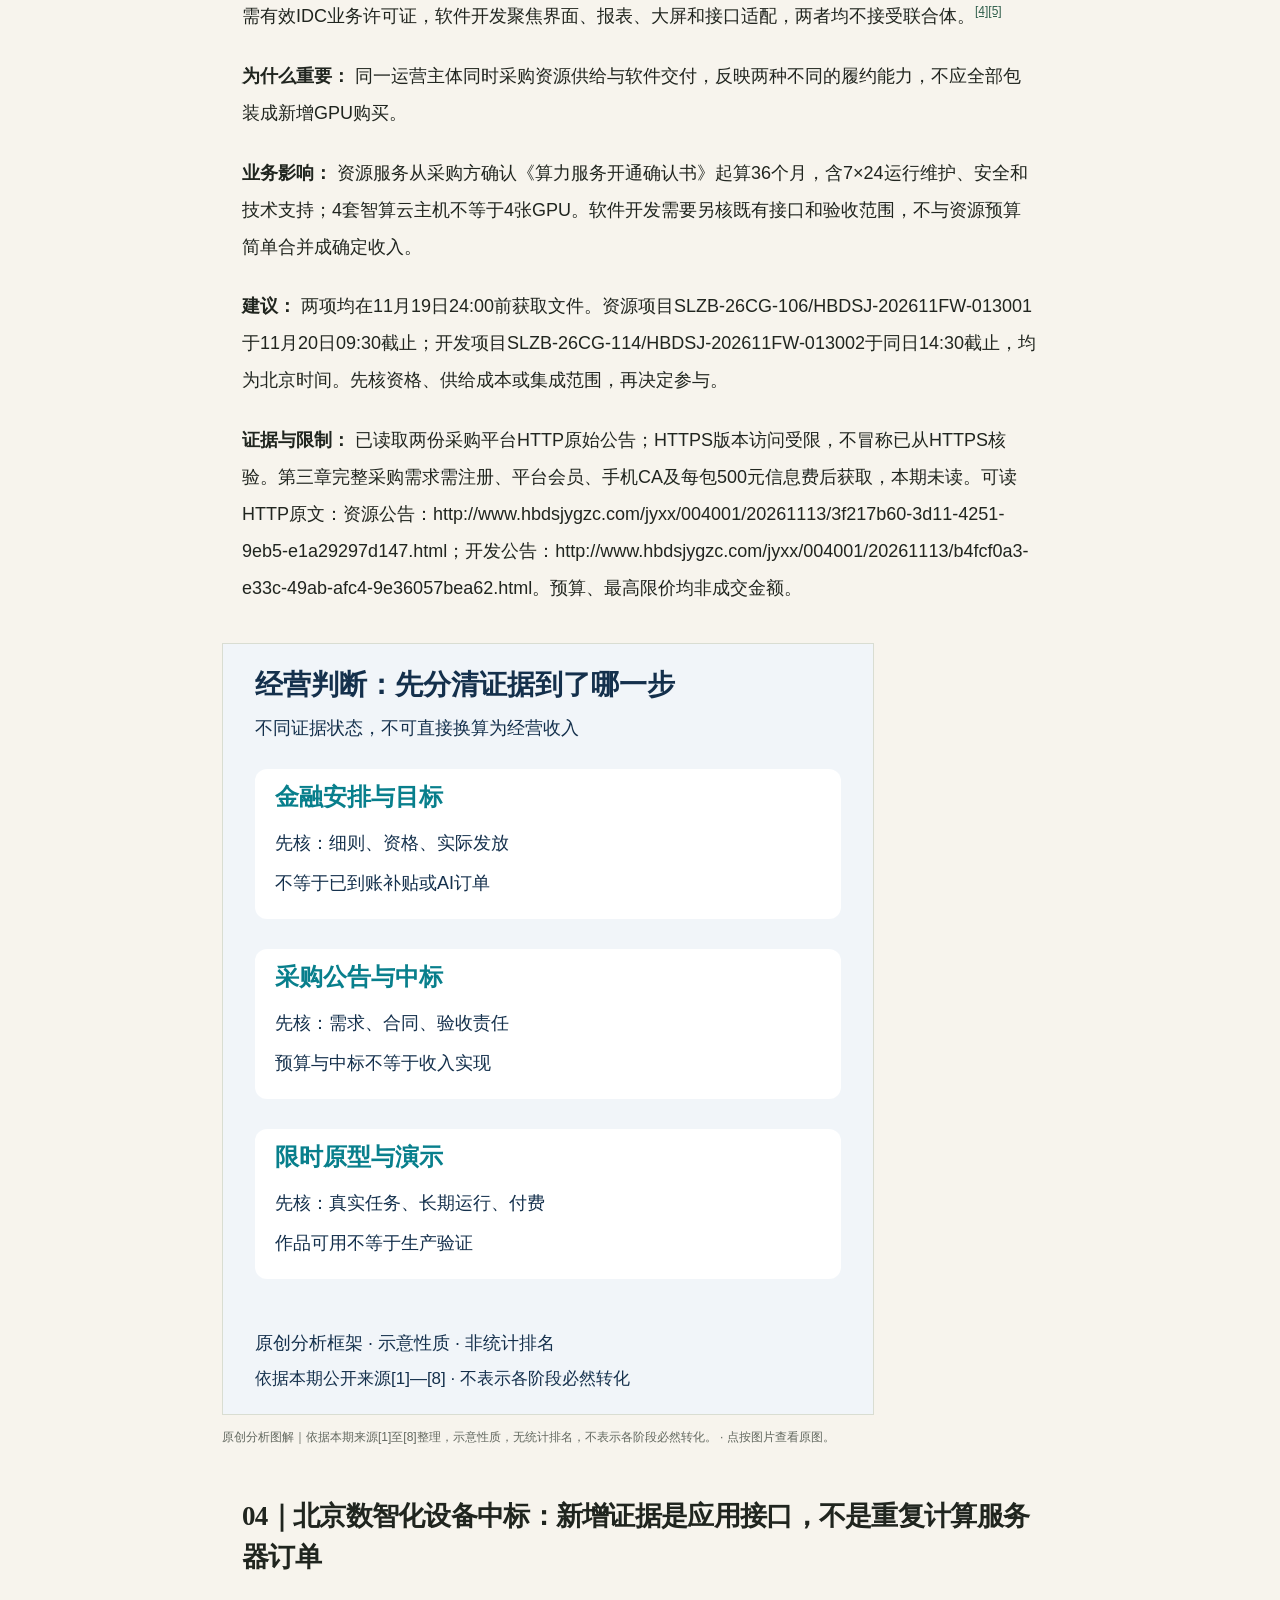
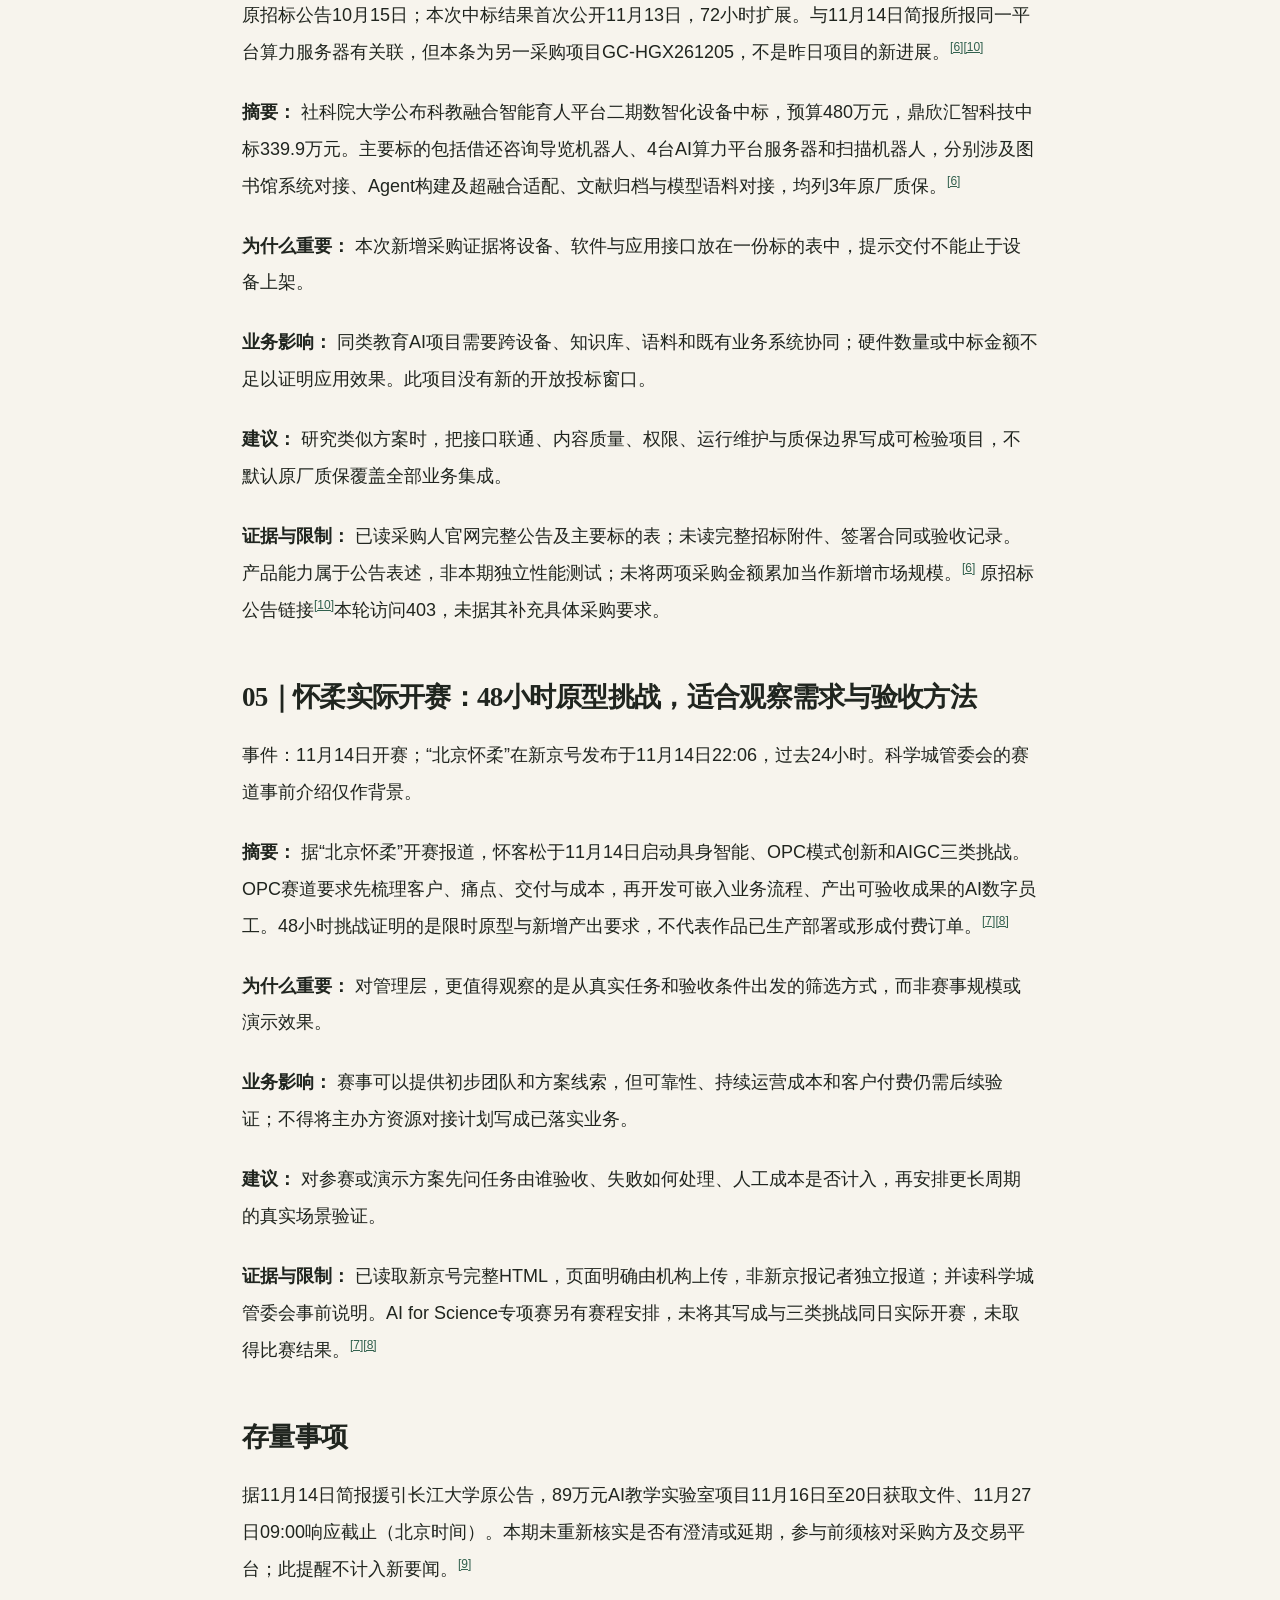
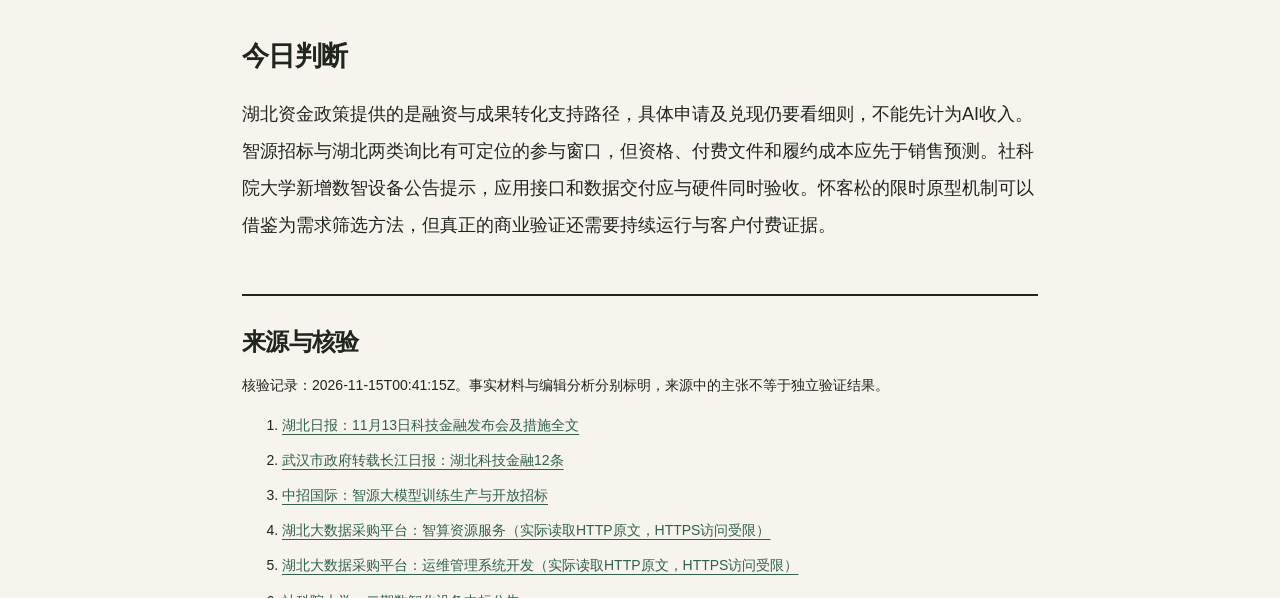
<file: articles/2026-11-15-executive-briefing.html>
<!doctype html>
<html lang="zh-CN"><head><meta charset="utf-8"><meta name="viewport" content="width=device-width, initial-scale=1"><title>每日高管简报｜科技金融、算力服务与应用验收（2026-11-15） · XNews</title><meta name="description" content="精选湖北科技金融举措、智源新招标、湖北智算与运维询比、社科院大学新增数智设备中标及怀客松开赛。区分资金工具、采购预算、已中标与原型验证。"><link rel="canonical" href="https://all4worldjz.github.io/XNews/articles/2026-11-15-executive-briefing.html"><link rel="alternate" type="application/rss+xml" title="XNews RSS" href="../feed.xml"><link rel="stylesheet" href="../style.css?v=reading-experience-v3"><link rel="stylesheet" href="../article.css?v=reading-experience-v3"></head>
<body class="article-page" id="top"><a class="skip" href="#article-body">跳到正文</a><header class="site-header wrap"><a class="brand" href="../"><span class="brand-icon">X</span>XNews<span class="brand-sub">AI DAILY</span></a><nav aria-label="主导航"><a href="../?date=2026-11-15">本期简报</a><a href="#contents">本文目录</a></nav><a class="rss-nav" href="../feed.xml">RSS 订阅</a></header>
<main class="article-wrap"><header class="article-header"><p class="eyebrow">XNEWS / DEEP READ</p><p class="article-category">高管简报 · 深度解读</p><h1>每日高管简报｜科技金融、算力服务与应用验收（2026-11-15）</h1><p class="article-deck">精选湖北科技金融举措、智源新招标、湖北智算与运维询比、社科院大学新增数智设备中标及怀客松开赛。区分资金工具、采购预算、已中标与原型验证。</p><p class="article-meta">XNews 编辑整理与分析 · 发布 2026-11-15 · 来源日期 未确认</p><p class="article-disclosure">本条是多来源高管简报，不属于X原帖精选。官方来源标签不代表厂商能力已独立实测；政策、公示与试用状态逐条披露。只用公开信息与原创图解。</p></header>
<nav id="contents" class="article-toc" aria-label="本文目录"><strong>阅读导航</strong><ol><li><a href="#section-1">本期范围与证据口径</a></li><li><a href="#section-2">01｜湖北科技金融新举措：200亿元政策资金不是AI补贴或订单</a></li><li><a href="#section-3">02｜北京新增窗口：智源180万元大模型项目招标，先读需求再判断交付边界</a></li><li><a href="#section-4">03｜湖北两类询比：1260万元智算资源与121.9万元运维开发分开评估</a></li><li><a href="#section-5">04｜北京数智化设备中标：新增证据是应用接口，不是重复计算服务器订单</a></li><li><a href="#section-6">05｜怀柔实际开赛：48小时原型挑战，适合观察需求与验收方法</a></li><li><a href="#section-7">存量事项</a></li><li><a href="#section-8">今日判断</a></li></ol></nav><article id="article-body" class="article-body"><section id="section-1"><h2>本期范围与证据口径</h2><p>北京时间2026年11月15日。实际检索截止：08:41:15（UTC 00:41:15）。优先窗口为11月14日08:41:15至11月15日08:41:15，扩展窗口为11月12日08:41:15至11月15日08:41:15。本期5条，1条过去24小时、4条扩展至72小时；政策转载和聚合页面重采均不作为新事件。</p><p>已回看最近7天高管简报及今日独立AI日报候选。Cursor与M365恢复进展留在独立日报，不再展开；社科院大学本期补充另一项数智化设备中标，不重复昨日算力服务器采购。本期正式要闻均为国内事件；全球新线索未达到重要性与去重门槛，广东未取得足够可读新原文，不为地域配额凑数。</p><p>摘要为来源事实或有明确归属的报道；重要性、影响与建议为编辑分析。官方来源标签不意味着每个附件已读、产品已实测或订单已履约。全部图解为原创，不使用第三方新闻照片。</p></section><section id="section-2"><h2>01｜湖北科技金融新举措：200亿元政策资金不是AI补贴或订单</h2><p>事件及最早已核验发布：11月13日发布会、湖北日报15:28:07；武汉市政府11月14日08:46转载长江日报。按11月13日首次公开归入72小时扩展，不以转载充当新政策。</p><p><strong>摘要：</strong> 湖北介绍科技金融12条举措，在光谷建设科技金融生态圈及服务中心，统筹不少于200亿元央行再贷款、再贴现政策资金，力争三年内撬动地方法人银行科技贷款余额突破2000亿元。另推进“先补后股”，单个科创项目最高支持300万元。前两项是金融支持安排与目标，不是AI专项采购或已经到账的补贴。<a class="citation" href="#source-1" aria-label="来源 1">[1]</a><a class="citation" href="#source-2" aria-label="来源 2">[2]</a></p><p><strong>为什么重要：</strong> 对早期技术和成果转化项目，资金工具、试点服务与支持条件比宣传中的总规模更影响可获得性。</p><p><strong>业务影响：</strong> 科技金融线上平台包括需求归集、智能匹配和政策服务，但公开报道没有相应软件采购预算。资金支持可能改善企业融资条件，不能直接等同客户AI支出增加。</p><p><strong>建议：</strong> 对具体项目分别核实适用主体、支持方式、申报细则和实际发放；“先补后股”应核查后续转股条件，不能当成无附带条件补助。</p><p><strong>证据与限制：</strong> 已读湖北日报发布会全文及武汉市政府转载全文；后者称七部门联合印发，但本期未取得带文号的正式签章文件、生效日期或申报细则，不给出申请资格已确定的判断。<a class="citation" href="#source-1" aria-label="来源 1">[1]</a><a class="citation" href="#source-2" aria-label="来源 2">[2]</a></p></section><section id="section-3"><h2>02｜北京新增窗口：智源180万元大模型项目招标，先读需求再判断交付边界</h2><p>首次公告：11月13日，页面未列时分；72小时扩展。文件获取截止11月19日17:00，投标递交截止12月3日13:30（按公告境内招标时间）。</p><p><strong>摘要：</strong> 北京智源人工智能研究院“大模型训练生产与开放项目”公开招标，含税最高限价180万元，不分标段，接受联合体但不接受分包或转包。文件须在线购买，投标现场递交。服务地点由中标方提供，服务期限及详细范围需看用户需求书，公开公告不足以判断GPU配置、训练规模或模型交付指标。<a class="citation" href="#source-3" aria-label="来源 3">[3]</a></p><p><strong>为什么重要：</strong> 这是明确的新采购窗口，但项目名称不能代替需求清单。不同交付范围对应的成本、知识产权和验收责任差别很大。</p><p><strong>业务影响：</strong> 联合体与禁止分包并存，意味着合作方式应在投标阶段明确；不能中标后再假定可以转交核心工作。</p><p><strong>建议：</strong> 先核对用户需求书、交付物、数据和模型权利、验收标准，再决定是否投入。公告文件价500元，线上下载另列200元服务费，均有不退限制；本文不代为购买或报名。</p><p><strong>证据与限制：</strong> 已通过公开HTTP请求完整读取招标代理官网HTML；搜索阅读器不可达。未购买或读取第五章用户需求书，未据此推算利润与所需算力。<a class="citation" href="#source-3" aria-label="来源 3">[3]</a></p></section><section id="section-4"><h2>03｜湖北两类询比：1260万元智算资源与121.9万元运维开发分开评估</h2><p>两份公告首次发布均为11月13日，72小时扩展；同一采购人湖北大数据集团算力科技有限公司，不能据此认定属于同一终端项目或联合合同。</p><p><strong>摘要：</strong> 该公司分别采购智算资源服务和运维管理系统开发：前者预算1260万元、单价最高35万元/月，服务36个月；后者预算及最高限价121.9万元，45个日历天内开发交付达到验收条件。资源服务需有效IDC业务许可证，软件开发聚焦界面、报表、大屏和接口适配，两者均不接受联合体。<a class="citation" href="#source-4" aria-label="来源 4">[4]</a><a class="citation" href="#source-5" aria-label="来源 5">[5]</a></p><p><strong>为什么重要：</strong> 同一运营主体同时采购资源供给与软件交付，反映两种不同的履约能力，不应全部包装成新增GPU购买。</p><p><strong>业务影响：</strong> 资源服务从采购方确认《算力服务开通确认书》起算36个月，含7×24运行维护、安全和技术支持；4套智算云主机不等于4张GPU。软件开发需要另核既有接口和验收范围，不与资源预算简单合并成确定收入。</p><p><strong>建议：</strong> 两项均在11月19日24:00前获取文件。资源项目SLZB-26CG-106/HBDSJ-202611FW-013001于11月20日09:30截止；开发项目SLZB-26CG-114/HBDSJ-202611FW-013002于同日14:30截止，均为北京时间。先核资格、供给成本或集成范围，再决定参与。</p><p><strong>证据与限制：</strong> 已读取两份采购平台HTTP原始公告；HTTPS版本访问受限，不冒称已从HTTPS核验。第三章完整采购需求需注册、平台会员、手机CA及每包500元信息费后获取，本期未读。可读HTTP原文：资源公告：http://www.hbdsjygzc.com/jyxx/004001/20261113/3f217b60-3d11-4251-9eb5-e1a29297d147.html；开发公告：http://www.hbdsjygzc.com/jyxx/004001/20261113/b4fcf0a3-e33c-49ab-afc4-9e36057bea62.html。预算、最高限价均非成交金额。</p></section><figure class="article-figure"><a href="../assets/executive-2026-11-15-evidence.svg" aria-label="打开信息图原图"><picture><source media="(max-width: 600px)" srcset="../assets/executive-2026-11-15-evidence-mobile.svg"><img src="../assets/executive-2026-11-15-evidence.svg" alt="本期三种证据状态：金融安排及目标需核细则与实际发放；采购公告及中标需核资格、合同与验收；赛事原型需核真实任务、长期运行与付费。各类不能直接换算为经营收入。" loading="lazy"></picture></a><figcaption>原创分析图解｜依据本期来源[1]至[8]整理，示意性质，无统计排名，不表示各阶段必然转化。 · 点按图片查看原图。</figcaption></figure><section id="section-5"><h2>04｜北京数智化设备中标：新增证据是应用接口，不是重复计算服务器订单</h2><p>原招标公告10月15日；本次中标结果首次公开11月13日，72小时扩展。与11月14日简报所报同一平台算力服务器有关联，但本条为另一采购项目GC-HGX261205，不是昨日项目的新进展。<a class="citation" href="#source-6" aria-label="来源 6">[6]</a><a class="citation" href="#source-10" aria-label="来源 10">[10]</a></p><p><strong>摘要：</strong> 社科院大学公布科教融合智能育人平台二期数智化设备中标，预算480万元，鼎欣汇智科技中标339.9万元。主要标的包括借还咨询导览机器人、4台AI算力平台服务器和扫描机器人，分别涉及图书馆系统对接、Agent构建及超融合适配、文献归档与模型语料对接，均列3年原厂质保。<a class="citation" href="#source-6" aria-label="来源 6">[6]</a></p><p><strong>为什么重要：</strong> 本次新增采购证据将设备、软件与应用接口放在一份标的表中，提示交付不能止于设备上架。</p><p><strong>业务影响：</strong> 同类教育AI项目需要跨设备、知识库、语料和既有业务系统协同；硬件数量或中标金额不足以证明应用效果。此项目没有新的开放投标窗口。</p><p><strong>建议：</strong> 研究类似方案时，把接口联通、内容质量、权限、运行维护与质保边界写成可检验项目，不默认原厂质保覆盖全部业务集成。</p><p><strong>证据与限制：</strong> 已读采购人官网完整公告及主要标的表；未读完整招标附件、签署合同或验收记录。产品能力属于公告表述，非本期独立性能测试；未将两项采购金额累加当作新增市场规模。<a class="citation" href="#source-6" aria-label="来源 6">[6]</a> 原招标公告链接<a class="citation" href="#source-10" aria-label="来源 10">[10]</a>本轮访问403，未据其补充具体采购要求。</p></section><section id="section-6"><h2>05｜怀柔实际开赛：48小时原型挑战，适合观察需求与验收方法</h2><p>事件：11月14日开赛；“北京怀柔”在新京号发布于11月14日22:06，过去24小时。科学城管委会的赛道事前介绍仅作背景。</p><p><strong>摘要：</strong> 据“北京怀柔”开赛报道，怀客松于11月14日启动具身智能、OPC模式创新和AIGC三类挑战。OPC赛道要求先梳理客户、痛点、交付与成本，再开发可嵌入业务流程、产出可验收成果的AI数字员工。48小时挑战证明的是限时原型与新增产出要求，不代表作品已生产部署或形成付费订单。<a class="citation" href="#source-7" aria-label="来源 7">[7]</a><a class="citation" href="#source-8" aria-label="来源 8">[8]</a></p><p><strong>为什么重要：</strong> 对管理层，更值得观察的是从真实任务和验收条件出发的筛选方式，而非赛事规模或演示效果。</p><p><strong>业务影响：</strong> 赛事可以提供初步团队和方案线索，但可靠性、持续运营成本和客户付费仍需后续验证；不得将主办方资源对接计划写成已落实业务。</p><p><strong>建议：</strong> 对参赛或演示方案先问任务由谁验收、失败如何处理、人工成本是否计入，再安排更长周期的真实场景验证。</p><p><strong>证据与限制：</strong> 已读取新京号完整HTML，页面明确由机构上传，非新京报记者独立报道；并读科学城管委会事前说明。AI for Science专项赛另有赛程安排，未将其写成与三类挑战同日实际开赛，未取得比赛结果。<a class="citation" href="#source-7" aria-label="来源 7">[7]</a><a class="citation" href="#source-8" aria-label="来源 8">[8]</a></p></section><section id="section-7"><h2>存量事项</h2><p>据11月14日简报援引长江大学原公告，89万元AI教学实验室项目11月16日至20日获取文件、11月27日09:00响应截止（北京时间）。本期未重新核实是否有澄清或延期，参与前须核对采购方及交易平台；此提醒不计入新要闻。<a class="citation" href="#source-9" aria-label="来源 9">[9]</a></p></section><section id="section-8"><h2>今日判断</h2><p>湖北资金政策提供的是融资与成果转化支持路径，具体申请及兑现仍要看细则，不能先计为AI收入。智源招标与湖北两类询比有可定位的参与窗口，但资格、付费文件和履约成本应先于销售预测。社科院大学新增数智设备公告提示，应用接口和数据交付应与硬件同时验收。怀客松的限时原型机制可以借鉴为需求筛选方法，但真正的商业验证还需要持续运行与客户付费证据。</p></section></article><section class="article-sources" id="sources"><h2>来源与核验</h2><p>核验记录：2026-11-15T00:41:15Z。事实材料与编辑分析分别标明，来源中的主张不等于独立验证结果。</p><ol><li id="source-1"><a href="https://news.hubeidaily.net/pc/c_6167608.html" rel="noopener noreferrer">湖北日报：11月13日科技金融发布会及措施全文</a></li><li id="source-2"><a href="https://www.wuhan.gov.cn/sy/whyw/202611/t20261114_2879851.shtml" rel="noopener noreferrer">武汉市政府转载长江日报：湖北科技金融12条</a></li><li id="source-3"><a href="https://www.cntcitc.com.cn/more.html?chanId=12&amp;chanType=3&amp;contentId=5b3adfa4f0a0484cabfe8ec11c2a0d6f" rel="noopener noreferrer">中招国际：智源大模型训练生产与开放招标</a></li><li id="source-4"><a href="https://www.hbdsjygzc.com/jyxx/004001/20261113/3f217b60-3d11-4251-9eb5-e1a29297d147.html" rel="noopener noreferrer">湖北大数据采购平台：智算资源服务（实际读取HTTP原文，HTTPS访问受限）</a></li><li id="source-5"><a href="https://www.hbdsjygzc.com/jyxx/004001/20261113/b4fcf0a3-e33c-49ab-afc4-9e36057bea62.html" rel="noopener noreferrer">湖北大数据采购平台：运维管理系统开发（实际读取HTTP原文，HTTPS访问受限）</a></li><li id="source-6"><a href="https://zc.ucass.edu.cn/info/1020/2508.htm" rel="noopener noreferrer">社科院大学：二期数智化设备中标公告</a></li><li id="source-7"><a href="https://www.bjnews.com.cn/detail/1794662116019731.html" rel="noopener noreferrer">北京怀柔发布于新京号：怀客松实际开赛报道</a></li><li id="source-8"><a href="https://hsc.beijing.gov.cn/hsc/ywdt8/zxdt72/744156513/index.shtml" rel="noopener noreferrer">怀柔科学城管委会：AI for Science赛道事前安排</a></li><li id="source-9"><a href="https://czb.yangtzeu.edu.cn/info/1030/2434.htm" rel="noopener noreferrer">长江大学：AI教学实验室采购公告（存量）</a></li><li id="source-10"><a href="https://www.ccgp.gov.cn/cggg/zygg/gkzb/202610/t20261015_27494386.htm" rel="noopener noreferrer">中国政府采购网：数智化设备原招标公告（10月15日；本轮访问403）</a></li></ol></section><div class="article-end"><a href="../?date=2026-11-15#executive-briefing">← 回到本期简报</a><a href="#contents">回到目录 ↑</a><a href="../feed.xml">RSS 订阅 ↗</a></div></main><footer class="wrap"><a class="brand" href="../">XNews</a><p>事实有来源 · 解读有边界</p></footer><nav class="mobile-dock" aria-label="快捷阅读导航"><a href="../?date=2026-11-15">本期</a><a href="#contents">目录</a><a href="#sources">来源</a><a href="#top">顶部 ↑</a></nav></body></html>
</file>
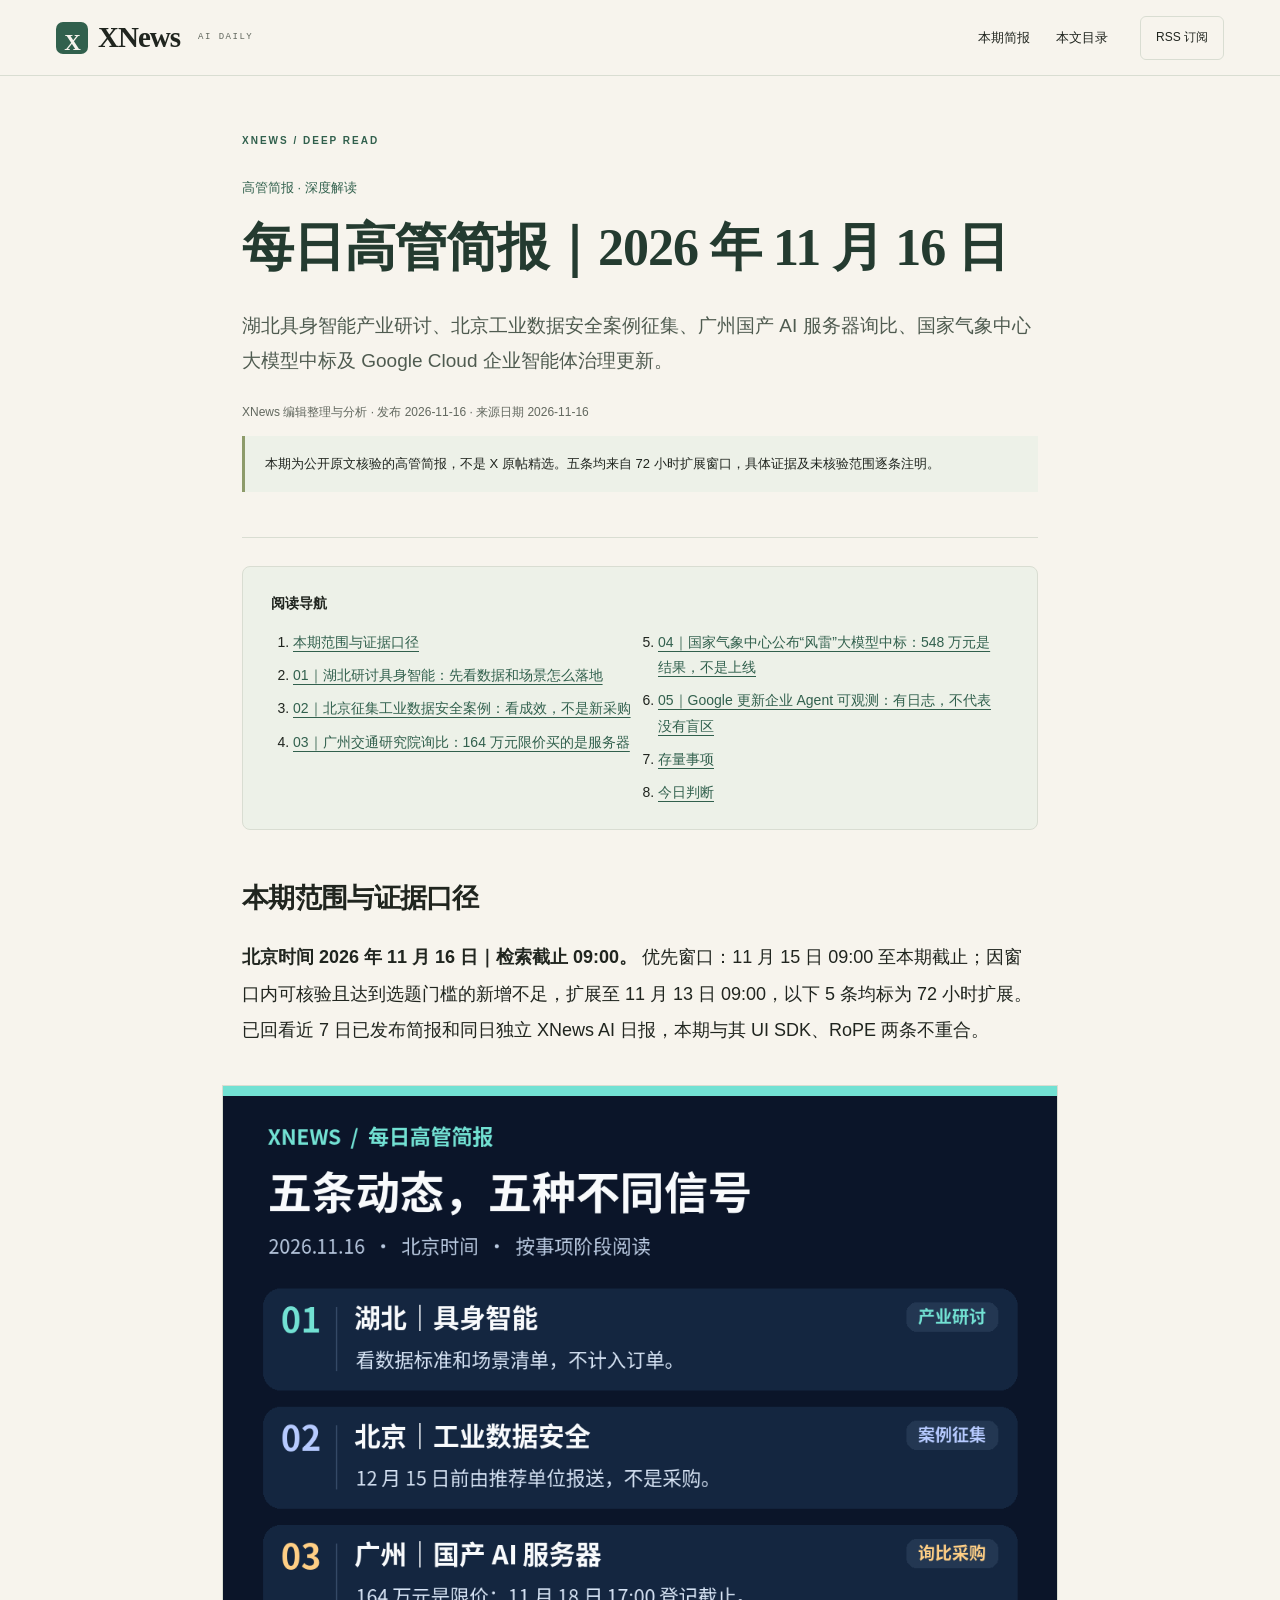
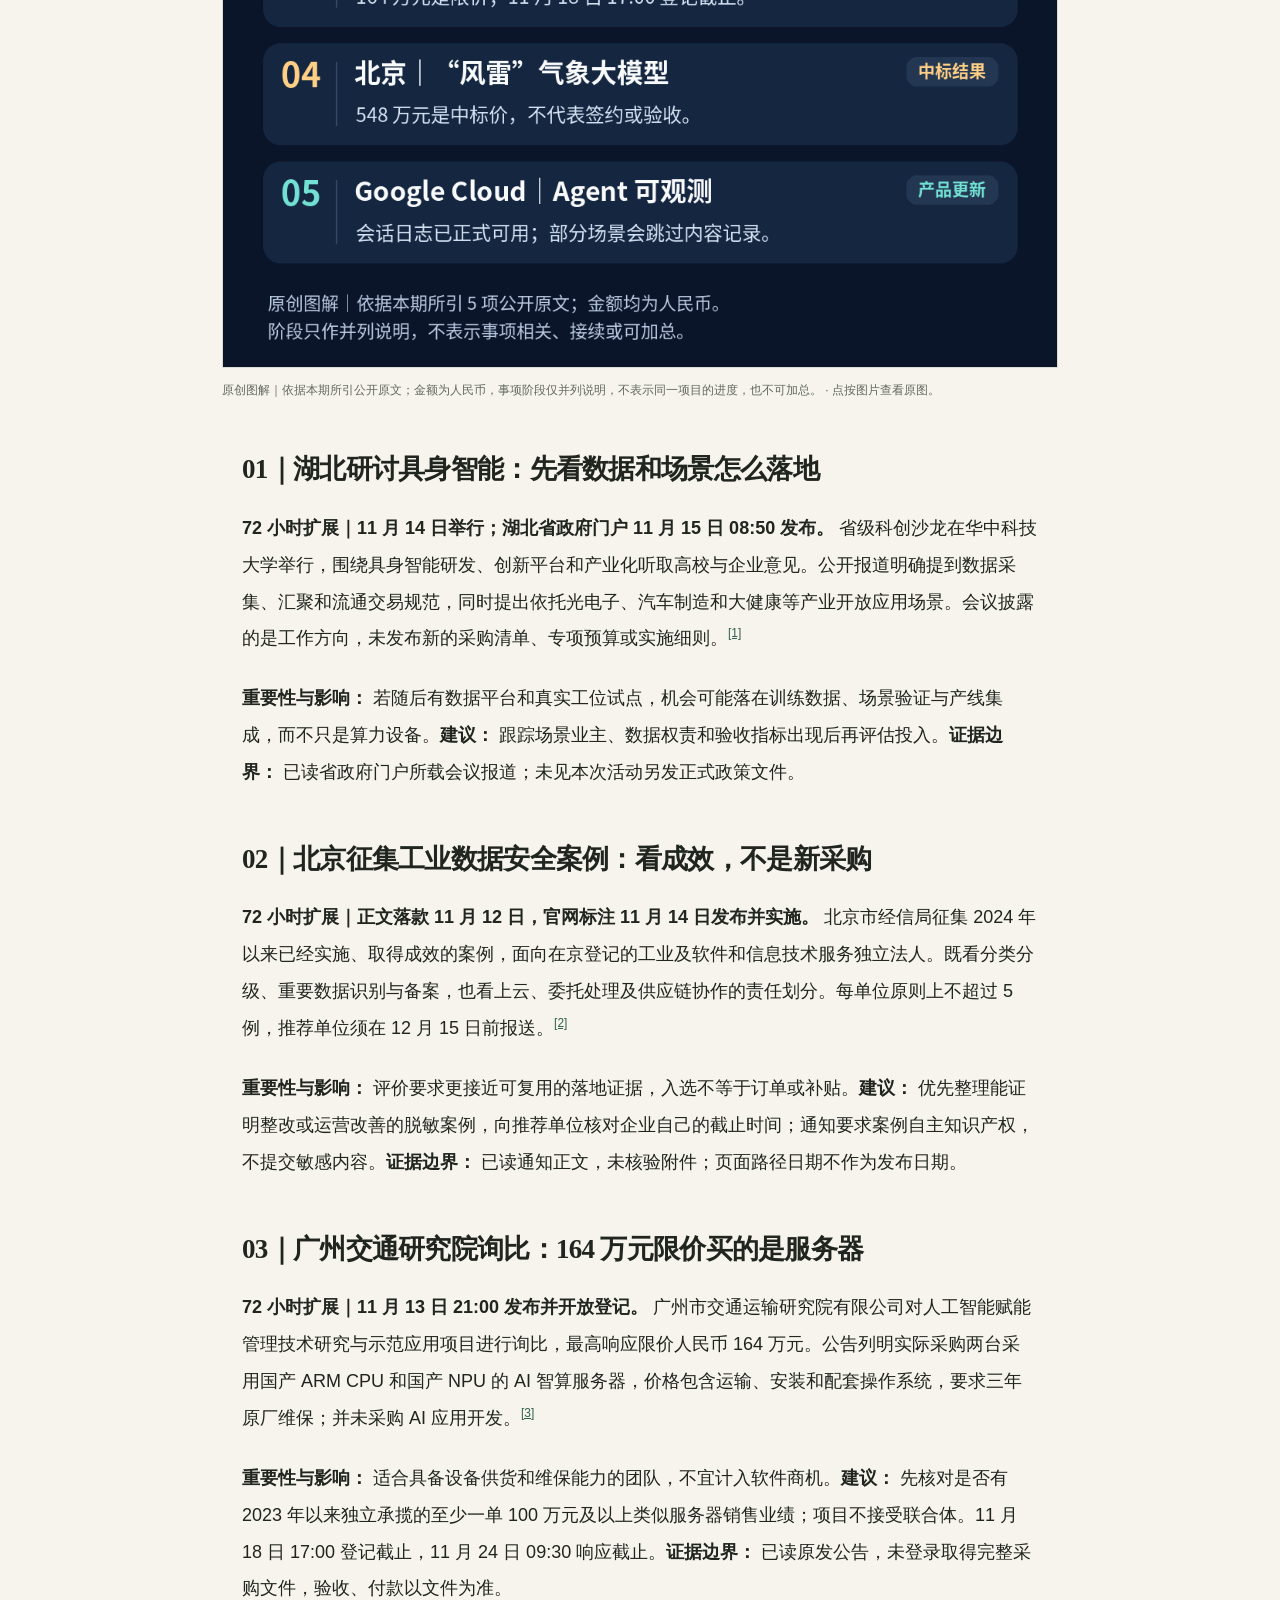
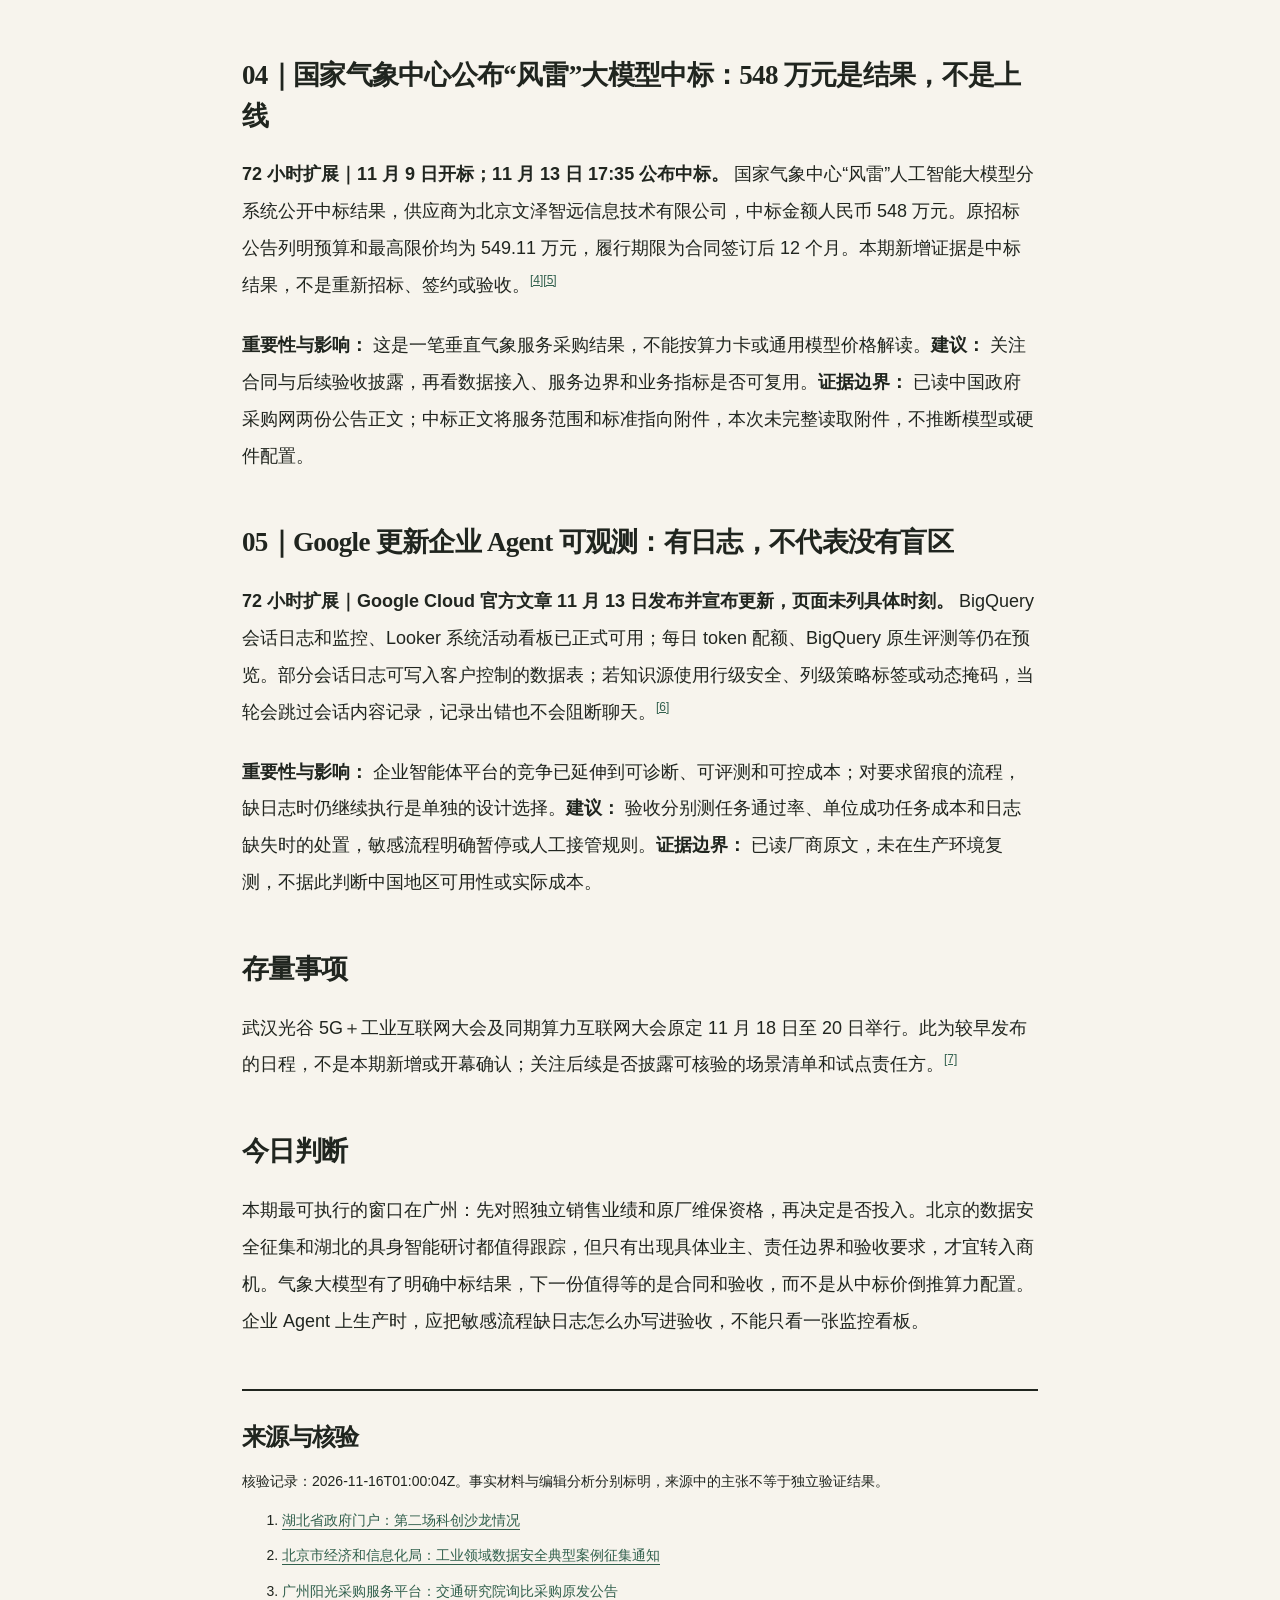
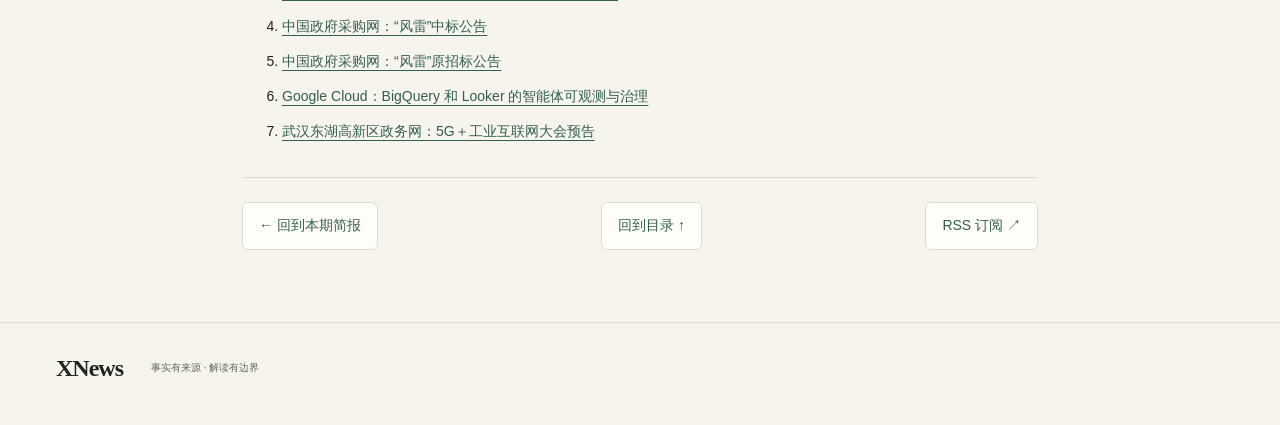
<file: articles/2026-11-16-executive-briefing.html>
<!doctype html>
<html lang="zh-CN"><head><meta charset="utf-8"><meta name="viewport" content="width=device-width, initial-scale=1"><title>每日高管简报｜2026 年 11 月 16 日 · XNews</title><meta name="description" content="湖北具身智能产业研讨、北京工业数据安全案例征集、广州国产 AI 服务器询比、国家气象中心大模型中标及 Google Cloud 企业智能体治理更新。"><link rel="canonical" href="https://all4worldjz.github.io/XNews/articles/2026-11-16-executive-briefing.html"><link rel="alternate" type="application/rss+xml" title="XNews RSS" href="../feed.xml"><link rel="stylesheet" href="../style.css?v=reading-experience-v3"><link rel="stylesheet" href="../article.css?v=reading-experience-v3"></head>
<body class="article-page" id="top"><a class="skip" href="#article-body">跳到正文</a><header class="site-header wrap"><a class="brand" href="../"><span class="brand-icon">X</span>XNews<span class="brand-sub">AI DAILY</span></a><nav aria-label="主导航"><a href="../?date=2026-11-16">本期简报</a><a href="#contents">本文目录</a></nav><a class="rss-nav" href="../feed.xml">RSS 订阅</a></header>
<main class="article-wrap"><header class="article-header"><p class="eyebrow">XNEWS / DEEP READ</p><p class="article-category">高管简报 · 深度解读</p><h1>每日高管简报｜2026 年 11 月 16 日</h1><p class="article-deck">湖北具身智能产业研讨、北京工业数据安全案例征集、广州国产 AI 服务器询比、国家气象中心大模型中标及 Google Cloud 企业智能体治理更新。</p><p class="article-meta">XNews 编辑整理与分析 · 发布 2026-11-16 · 来源日期 2026-11-16</p><p class="article-disclosure">本期为公开原文核验的高管简报，不是 X 原帖精选。五条均来自 72 小时扩展窗口，具体证据及未核验范围逐条注明。</p></header>
<nav id="contents" class="article-toc" aria-label="本文目录"><strong>阅读导航</strong><ol><li><a href="#section-1">本期范围与证据口径</a></li><li><a href="#section-2">01｜湖北研讨具身智能：先看数据和场景怎么落地</a></li><li><a href="#section-3">02｜北京征集工业数据安全案例：看成效，不是新采购</a></li><li><a href="#section-4">03｜广州交通研究院询比：164 万元限价买的是服务器</a></li><li><a href="#section-5">04｜国家气象中心公布“风雷”大模型中标：548 万元是结果，不是上线</a></li><li><a href="#section-6">05｜Google 更新企业 Agent 可观测：有日志，不代表没有盲区</a></li><li><a href="#section-7">存量事项</a></li><li><a href="#section-8">今日判断</a></li></ol></nav><article id="article-body" class="article-body"><section id="section-1"><h2>本期范围与证据口径</h2><p><strong>北京时间 2026 年 11 月 16 日｜检索截止 09:00。</strong> 优先窗口：11 月 15 日 09:00 至本期截止；因窗口内可核验且达到选题门槛的新增不足，扩展至 11 月 13 日 09:00，以下 5 条均标为 72 小时扩展。已回看近 7 日已发布简报和同日独立 XNews AI 日报，本期与其 UI SDK、RoPE 两条不重合。</p></section><figure class="article-figure"><a href="../assets/2026-11-16-executive-briefing.png" aria-label="打开信息图原图"><picture><img src="../assets/2026-11-16-executive-briefing.png" alt="五条动态分别为湖北产业研讨、北京案例征集、广州询比、北京气象大模型中标和 Google 产品更新，注明各自的性质、限价、中标金额与记录限制。" loading="lazy"></picture></a><figcaption>原创图解｜依据本期所引公开原文；金额为人民币，事项阶段仅并列说明，不表示同一项目的进度，也不可加总。 · 点按图片查看原图。</figcaption></figure><section id="section-2"><h2>01｜湖北研讨具身智能：先看数据和场景怎么落地</h2><p><strong>72 小时扩展｜11 月 14 日举行；湖北省政府门户 11 月 15 日 08:50 发布。</strong> 省级科创沙龙在华中科技大学举行，围绕具身智能研发、创新平台和产业化听取高校与企业意见。公开报道明确提到数据采集、汇聚和流通交易规范，同时提出依托光电子、汽车制造和大健康等产业开放应用场景。会议披露的是工作方向，未发布新的采购清单、专项预算或实施细则。<a class="citation" href="#source-1" aria-label="来源 1">[1]</a></p><p><strong>重要性与影响：</strong> 若随后有数据平台和真实工位试点，机会可能落在训练数据、场景验证与产线集成，而不只是算力设备。<strong>建议：</strong> 跟踪场景业主、数据权责和验收指标出现后再评估投入。<strong>证据边界：</strong> 已读省政府门户所载会议报道；未见本次活动另发正式政策文件。</p></section><section id="section-3"><h2>02｜北京征集工业数据安全案例：看成效，不是新采购</h2><p><strong>72 小时扩展｜正文落款 11 月 12 日，官网标注 11 月 14 日发布并实施。</strong> 北京市经信局征集 2024 年以来已经实施、取得成效的案例，面向在京登记的工业及软件和信息技术服务独立法人。既看分类分级、重要数据识别与备案，也看上云、委托处理及供应链协作的责任划分。每单位原则上不超过 5 例，推荐单位须在 12 月 15 日前报送。<a class="citation" href="#source-2" aria-label="来源 2">[2]</a></p><p><strong>重要性与影响：</strong> 评价要求更接近可复用的落地证据，入选不等于订单或补贴。<strong>建议：</strong> 优先整理能证明整改或运营改善的脱敏案例，向推荐单位核对企业自己的截止时间；通知要求案例自主知识产权，不提交敏感内容。<strong>证据边界：</strong> 已读通知正文，未核验附件；页面路径日期不作为发布日期。</p></section><section id="section-4"><h2>03｜广州交通研究院询比：164 万元限价买的是服务器</h2><p><strong>72 小时扩展｜11 月 13 日 21:00 发布并开放登记。</strong> 广州市交通运输研究院有限公司对人工智能赋能管理技术研究与示范应用项目进行询比，最高响应限价人民币 164 万元。公告列明实际采购两台采用国产 ARM CPU 和国产 NPU 的 AI 智算服务器，价格包含运输、安装和配套操作系统，要求三年原厂维保；并未采购 AI 应用开发。<a class="citation" href="#source-3" aria-label="来源 3">[3]</a></p><p><strong>重要性与影响：</strong> 适合具备设备供货和维保能力的团队，不宜计入软件商机。<strong>建议：</strong> 先核对是否有 2023 年以来独立承揽的至少一单 100 万元及以上类似服务器销售业绩；项目不接受联合体。11 月 18 日 17:00 登记截止，11 月 24 日 09:30 响应截止。<strong>证据边界：</strong> 已读原发公告，未登录取得完整采购文件，验收、付款以文件为准。</p></section><section id="section-5"><h2>04｜国家气象中心公布“风雷”大模型中标：548 万元是结果，不是上线</h2><p><strong>72 小时扩展｜11 月 9 日开标；11 月 13 日 17:35 公布中标。</strong> 国家气象中心“风雷”人工智能大模型分系统公开中标结果，供应商为北京文泽智远信息技术有限公司，中标金额人民币 548 万元。原招标公告列明预算和最高限价均为 549.11 万元，履行期限为合同签订后 12 个月。本期新增证据是中标结果，不是重新招标、签约或验收。<a class="citation" href="#source-4" aria-label="来源 4">[4]</a><a class="citation" href="#source-5" aria-label="来源 5">[5]</a></p><p><strong>重要性与影响：</strong> 这是一笔垂直气象服务采购结果，不能按算力卡或通用模型价格解读。<strong>建议：</strong> 关注合同与后续验收披露，再看数据接入、服务边界和业务指标是否可复用。<strong>证据边界：</strong> 已读中国政府采购网两份公告正文；中标正文将服务范围和标准指向附件，本次未完整读取附件，不推断模型或硬件配置。</p></section><section id="section-6"><h2>05｜Google 更新企业 Agent 可观测：有日志，不代表没有盲区</h2><p><strong>72 小时扩展｜Google Cloud 官方文章 11 月 13 日发布并宣布更新，页面未列具体时刻。</strong> BigQuery 会话日志和监控、Looker 系统活动看板已正式可用；每日 token 配额、BigQuery 原生评测等仍在预览。部分会话日志可写入客户控制的数据表；若知识源使用行级安全、列级策略标签或动态掩码，当轮会跳过会话内容记录，记录出错也不会阻断聊天。<a class="citation" href="#source-6" aria-label="来源 6">[6]</a></p><p><strong>重要性与影响：</strong> 企业智能体平台的竞争已延伸到可诊断、可评测和可控成本；对要求留痕的流程，缺日志时仍继续执行是单独的设计选择。<strong>建议：</strong> 验收分别测任务通过率、单位成功任务成本和日志缺失时的处置，敏感流程明确暂停或人工接管规则。<strong>证据边界：</strong> 已读厂商原文，未在生产环境复测，不据此判断中国地区可用性或实际成本。</p></section><section id="section-7"><h2>存量事项</h2><p>武汉光谷 5G＋工业互联网大会及同期算力互联网大会原定 11 月 18 日至 20 日举行。此为较早发布的日程，不是本期新增或开幕确认；关注后续是否披露可核验的场景清单和试点责任方。<a class="citation" href="#source-7" aria-label="来源 7">[7]</a></p></section><section id="section-8"><h2>今日判断</h2><p>本期最可执行的窗口在广州：先对照独立销售业绩和原厂维保资格，再决定是否投入。北京的数据安全征集和湖北的具身智能研讨都值得跟踪，但只有出现具体业主、责任边界和验收要求，才宜转入商机。气象大模型有了明确中标结果，下一份值得等的是合同和验收，而不是从中标价倒推算力配置。企业 Agent 上生产时，应把敏感流程缺日志怎么办写进验收，不能只看一张监控看板。</p></section></article><section class="article-sources" id="sources"><h2>来源与核验</h2><p>核验记录：2026-11-16T01:00:04Z。事实材料与编辑分析分别标明，来源中的主张不等于独立验证结果。</p><ol><li id="source-1"><a href="https://www.hubei.gov.cn/zwgk/hbyw/hbywqb/202611/t20261115_6085422.shtml" rel="noopener noreferrer">湖北省政府门户：第二场科创沙龙情况</a></li><li id="source-2"><a href="https://jxj.beijing.gov.cn/zwgk/2024zcwj/202611/t20261113_4945499.html" rel="noopener noreferrer">北京市经济和信息化局：工业领域数据安全典型案例征集通知</a></li><li id="source-3"><a href="https://www.gzsun.com.cn/cgdt/001001/001001001/20261113/e794a5ee-3c3a-4f6e-9026-d81a131d0659.html" rel="noopener noreferrer">广州阳光采购服务平台：交通研究院询比采购原发公告</a></li><li id="source-4"><a href="https://www.ccgp.gov.cn/cggg/zygg/zbgg/202611/t20261113_27680840.htm" rel="noopener noreferrer">中国政府采购网：“风雷”中标公告</a></li><li id="source-5"><a href="https://www.ccgp.gov.cn/cggg/zygg/gkzb/202610/t20261015_27501105.htm" rel="noopener noreferrer">中国政府采购网：“风雷”原招标公告</a></li><li id="source-6"><a href="https://cloud.google.com/blog/products/data-analytics/enterprise-ai-agent-observability-with-bigquery-and-looker" rel="noopener noreferrer">Google Cloud：BigQuery 和 Looker 的智能体可观测与治理</a></li><li id="source-7"><a href="https://www.wehdz.gov.cn/2022/sjgg_68763/zsyz/cydt/202611/t20261105_2874890.shtml" rel="noopener noreferrer">武汉东湖高新区政务网：5G＋工业互联网大会预告</a></li></ol></section><div class="article-end"><a href="../?date=2026-11-16#executive-briefing">← 回到本期简报</a><a href="#contents">回到目录 ↑</a><a href="../feed.xml">RSS 订阅 ↗</a></div></main><footer class="wrap"><a class="brand" href="../">XNews</a><p>事实有来源 · 解读有边界</p></footer><nav class="mobile-dock" aria-label="快捷阅读导航"><a href="../?date=2026-11-16">本期</a><a href="#contents">目录</a><a href="#sources">来源</a><a href="#top">顶部 ↑</a></nav></body></html>
</file>
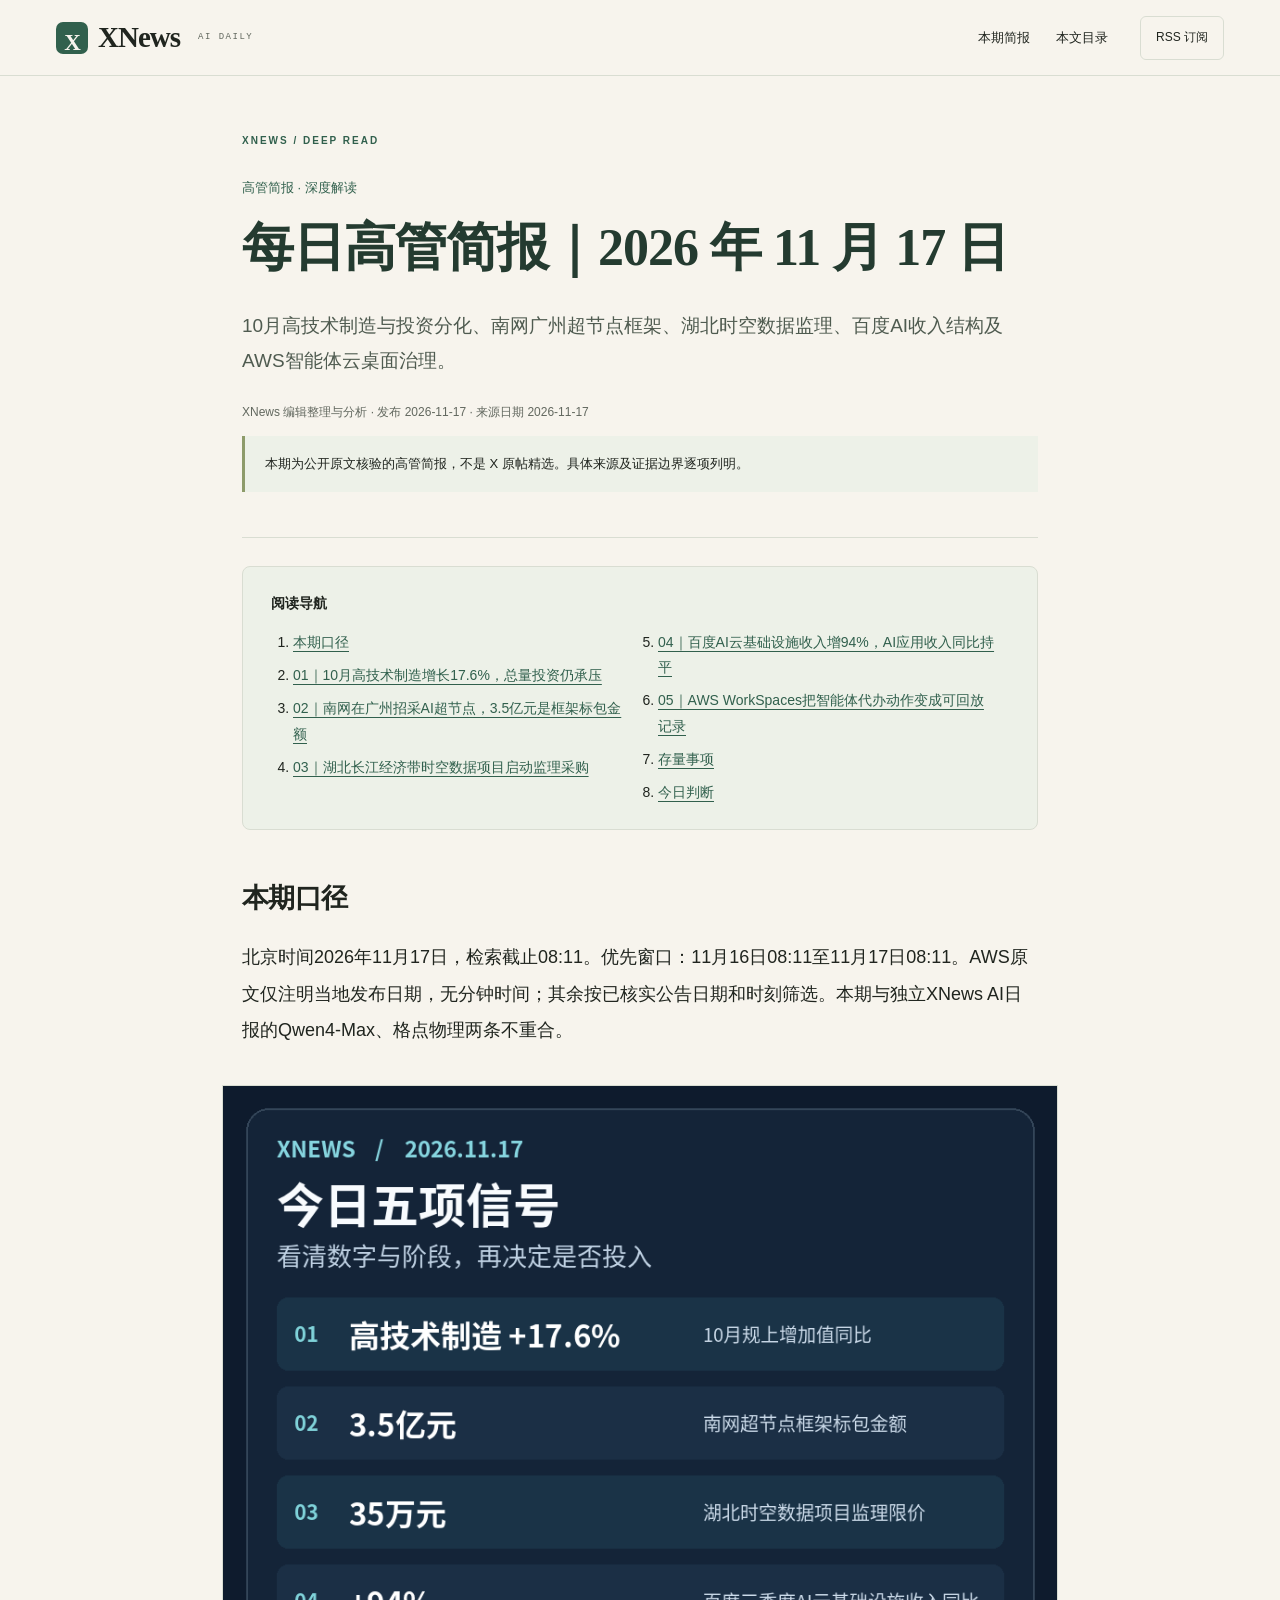
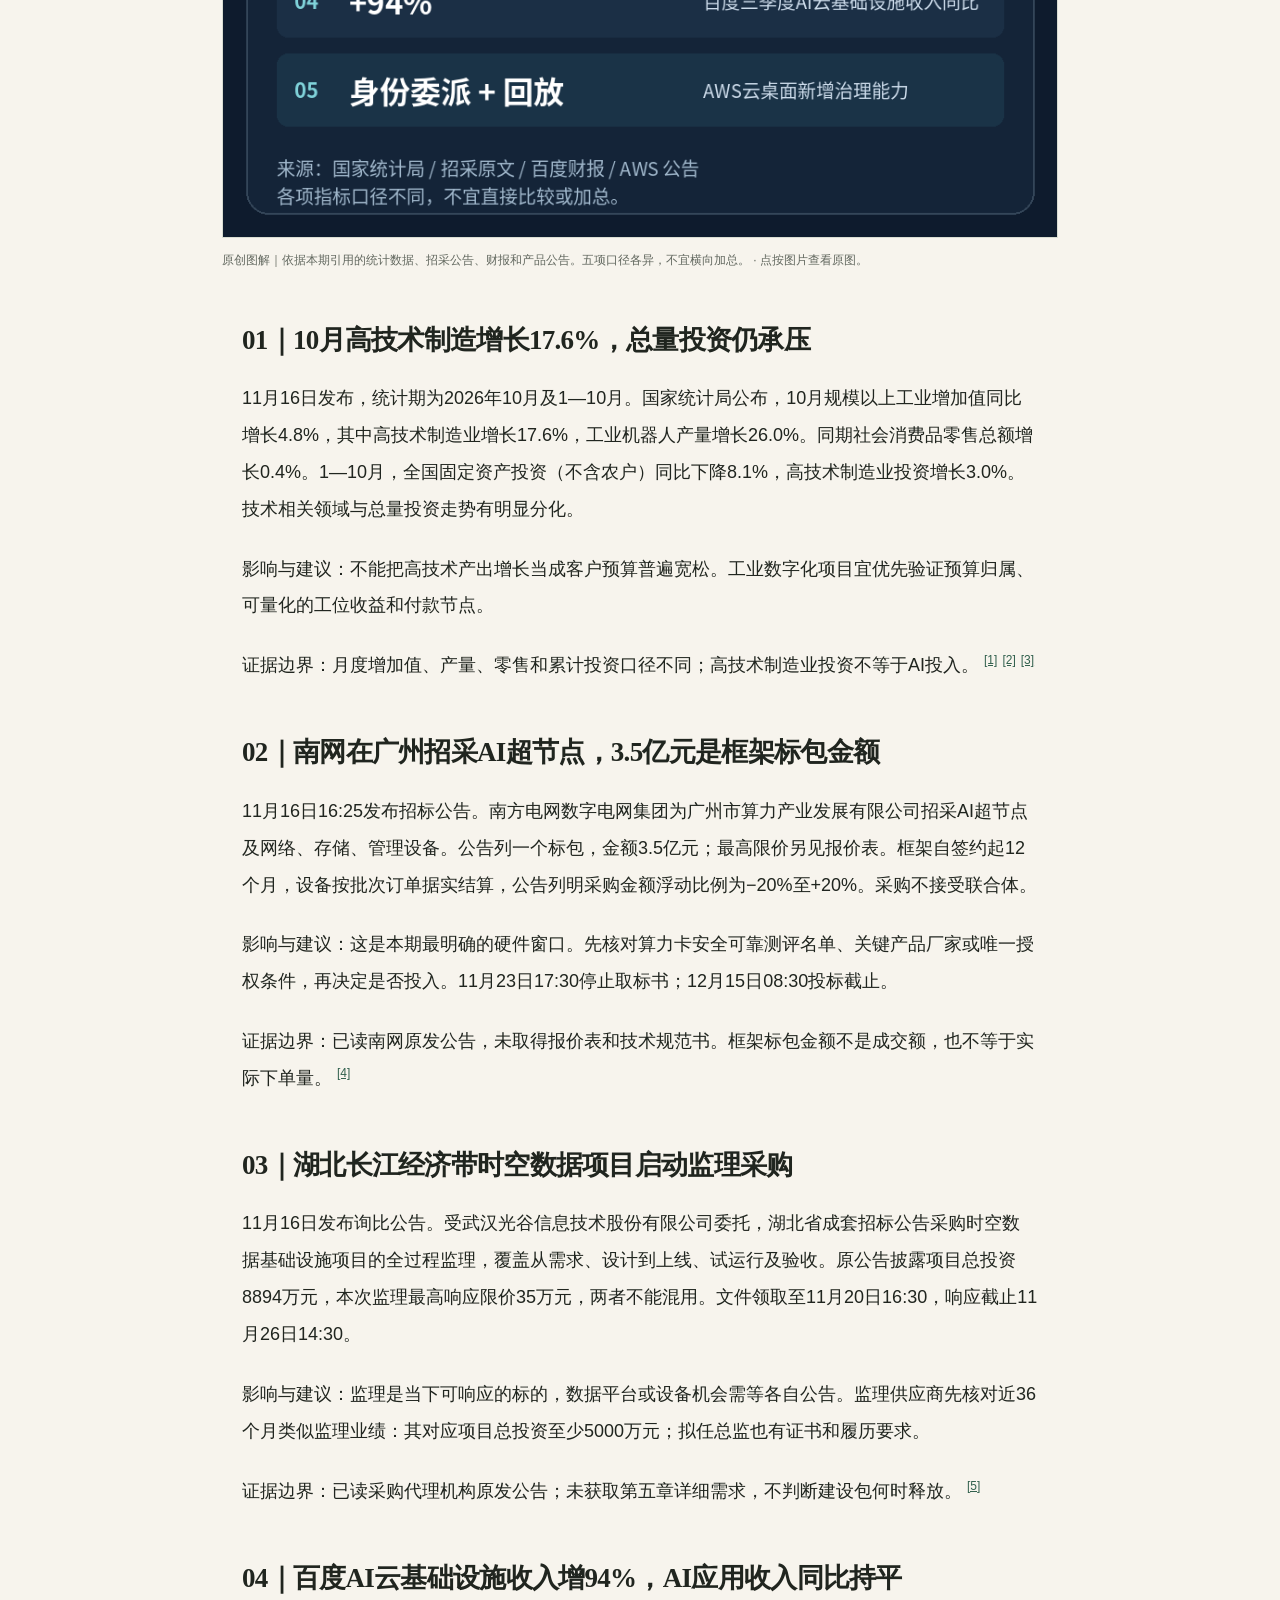
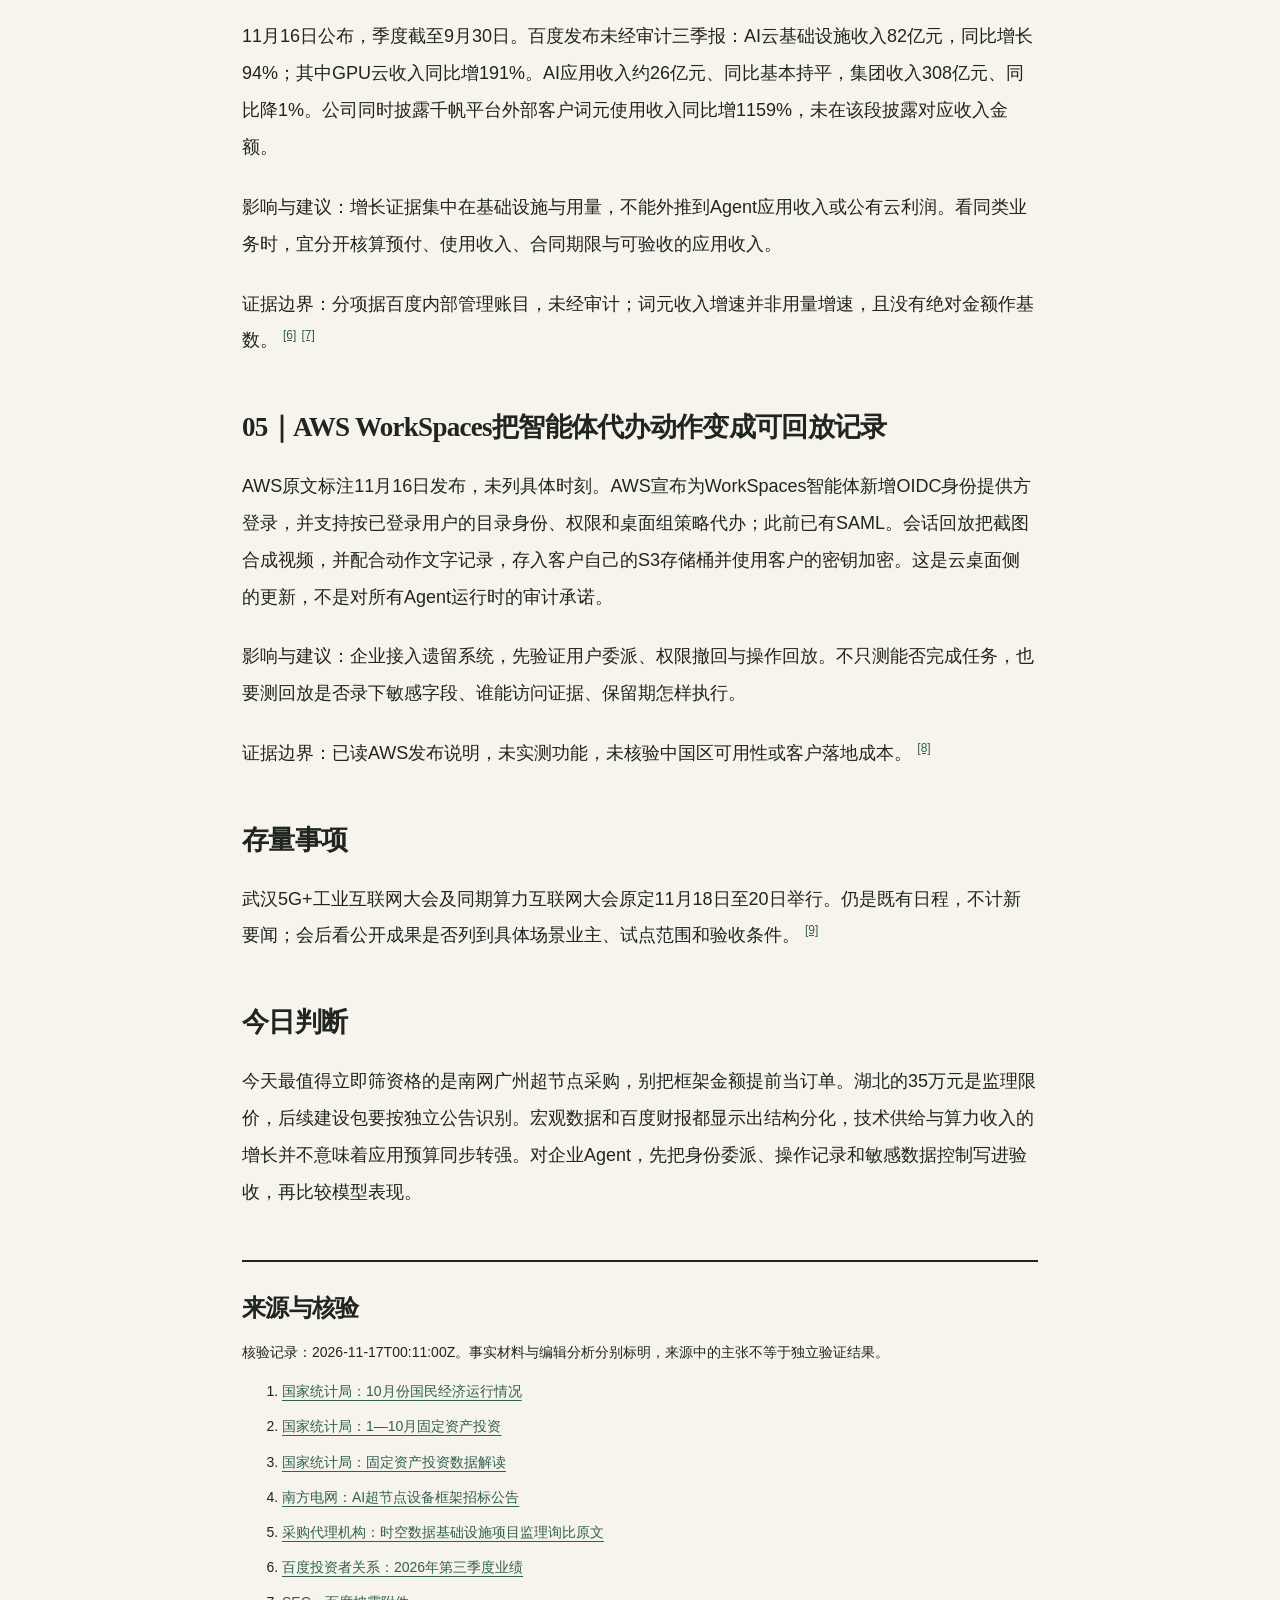
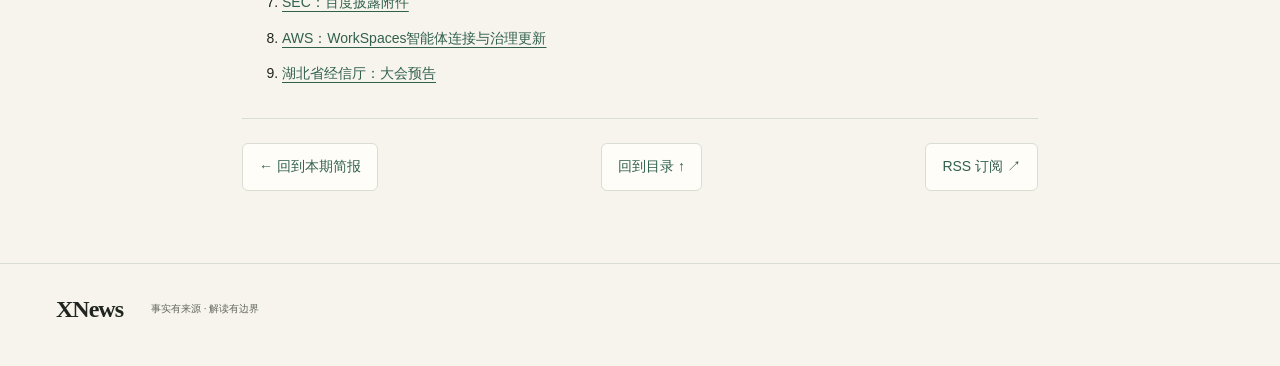
<file: articles/2026-11-17-executive-briefing.html>
<!doctype html>
<html lang="zh-CN"><head><meta charset="utf-8"><meta name="viewport" content="width=device-width, initial-scale=1"><title>每日高管简报｜2026 年 11 月 17 日 · XNews</title><meta name="description" content="10月高技术制造与投资分化、南网广州超节点框架、湖北时空数据监理、百度AI收入结构及AWS智能体云桌面治理。"><link rel="canonical" href="https://all4worldjz.github.io/XNews/articles/2026-11-17-executive-briefing.html"><link rel="alternate" type="application/rss+xml" title="XNews RSS" href="../feed.xml"><link rel="stylesheet" href="../style.css?v=reading-experience-v3"><link rel="stylesheet" href="../article.css?v=reading-experience-v3"></head>
<body class="article-page" id="top"><a class="skip" href="#article-body">跳到正文</a><header class="site-header wrap"><a class="brand" href="../"><span class="brand-icon">X</span>XNews<span class="brand-sub">AI DAILY</span></a><nav aria-label="主导航"><a href="../?date=2026-11-17">本期简报</a><a href="#contents">本文目录</a></nav><a class="rss-nav" href="../feed.xml">RSS 订阅</a></header>
<main class="article-wrap"><header class="article-header"><p class="eyebrow">XNEWS / DEEP READ</p><p class="article-category">高管简报 · 深度解读</p><h1>每日高管简报｜2026 年 11 月 17 日</h1><p class="article-deck">10月高技术制造与投资分化、南网广州超节点框架、湖北时空数据监理、百度AI收入结构及AWS智能体云桌面治理。</p><p class="article-meta">XNews 编辑整理与分析 · 发布 2026-11-17 · 来源日期 2026-11-17</p><p class="article-disclosure">本期为公开原文核验的高管简报，不是 X 原帖精选。具体来源及证据边界逐项列明。</p></header>
<nav id="contents" class="article-toc" aria-label="本文目录"><strong>阅读导航</strong><ol><li><a href="#section-1">本期口径</a></li><li><a href="#section-2">01｜10月高技术制造增长17.6%，总量投资仍承压</a></li><li><a href="#section-3">02｜南网在广州招采AI超节点，3.5亿元是框架标包金额</a></li><li><a href="#section-4">03｜湖北长江经济带时空数据项目启动监理采购</a></li><li><a href="#section-5">04｜百度AI云基础设施收入增94%，AI应用收入同比持平</a></li><li><a href="#section-6">05｜AWS WorkSpaces把智能体代办动作变成可回放记录</a></li><li><a href="#section-7">存量事项</a></li><li><a href="#section-8">今日判断</a></li></ol></nav><article id="article-body" class="article-body"><section id="section-1"><h2>本期口径</h2><p>北京时间2026年11月17日，检索截止08:11。优先窗口：11月16日08:11至11月17日08:11。AWS原文仅注明当地发布日期，无分钟时间；其余按已核实公告日期和时刻筛选。本期与独立XNews AI日报的Qwen4-Max、格点物理两条不重合。</p></section><figure class="article-figure"><a href="../assets/2026-11-17-executive-five-signals.png" aria-label="打开信息图原图"><picture><img src="../assets/2026-11-17-executive-five-signals.png" alt="五项信号：10月规上增加值同比：高技术制造 +17.6%；南网超节点框架标包金额：3.5亿元；湖北时空数据项目监理限价：35万元；百度三季度AI云基础设施收入同比：+94%；AWS云桌面新增治理能力：身份委派 + 回放。各项口径不同，不宜加总。" loading="lazy"></picture></a><figcaption>原创图解｜依据本期引用的统计数据、招采公告、财报和产品公告。五项口径各异，不宜横向加总。 · 点按图片查看原图。</figcaption></figure><section id="section-2"><h2>01｜10月高技术制造增长17.6%，总量投资仍承压</h2><p>11月16日发布，统计期为2026年10月及1—10月。国家统计局公布，10月规模以上工业增加值同比增长4.8%，其中高技术制造业增长17.6%，工业机器人产量增长26.0%。同期社会消费品零售总额增长0.4%。1—10月，全国固定资产投资（不含农户）同比下降8.1%，高技术制造业投资增长3.0%。技术相关领域与总量投资走势有明显分化。</p><p>影响与建议：不能把高技术产出增长当成客户预算普遍宽松。工业数字化项目宜优先验证预算归属、可量化的工位收益和付款节点。</p><p>证据边界：月度增加值、产量、零售和累计投资口径不同；高技术制造业投资不等于AI投入。 <a class="citation" href="#source-1" aria-label="来源 1">[1]</a> <a class="citation" href="#source-2" aria-label="来源 2">[2]</a> <a class="citation" href="#source-3" aria-label="来源 3">[3]</a></p></section><section id="section-3"><h2>02｜南网在广州招采AI超节点，3.5亿元是框架标包金额</h2><p>11月16日16:25发布招标公告。南方电网数字电网集团为广州市算力产业发展有限公司招采AI超节点及网络、存储、管理设备。公告列一个标包，金额3.5亿元；最高限价另见报价表。框架自签约起12个月，设备按批次订单据实结算，公告列明采购金额浮动比例为−20%至+20%。采购不接受联合体。</p><p>影响与建议：这是本期最明确的硬件窗口。先核对算力卡安全可靠测评名单、关键产品厂家或唯一授权条件，再决定是否投入。11月23日17:30停止取标书；12月15日08:30投标截止。</p><p>证据边界：已读南网原发公告，未取得报价表和技术规范书。框架标包金额不是成交额，也不等于实际下单量。 <a class="citation" href="#source-4" aria-label="来源 4">[4]</a></p></section><section id="section-4"><h2>03｜湖北长江经济带时空数据项目启动监理采购</h2><p>11月16日发布询比公告。受武汉光谷信息技术股份有限公司委托，湖北省成套招标公告采购时空数据基础设施项目的全过程监理，覆盖从需求、设计到上线、试运行及验收。原公告披露项目总投资8894万元，本次监理最高响应限价35万元，两者不能混用。文件领取至11月20日16:30，响应截止11月26日14:30。</p><p>影响与建议：监理是当下可响应的标的，数据平台或设备机会需等各自公告。监理供应商先核对近36个月类似监理业绩：其对应项目总投资至少5000万元；拟任总监也有证书和履历要求。</p><p>证据边界：已读采购代理机构原发公告；未获取第五章详细需求，不判断建设包何时释放。 <a class="citation" href="#source-5" aria-label="来源 5">[5]</a></p></section><section id="section-5"><h2>04｜百度AI云基础设施收入增94%，AI应用收入同比持平</h2><p>11月16日公布，季度截至9月30日。百度发布未经审计三季报：AI云基础设施收入82亿元，同比增长94%；其中GPU云收入同比增191%。AI应用收入约26亿元、同比基本持平，集团收入308亿元、同比降1%。公司同时披露千帆平台外部客户词元使用收入同比增1159%，未在该段披露对应收入金额。</p><p>影响与建议：增长证据集中在基础设施与用量，不能外推到Agent应用收入或公有云利润。看同类业务时，宜分开核算预付、使用收入、合同期限与可验收的应用收入。</p><p>证据边界：分项据百度内部管理账目，未经审计；词元收入增速并非用量增速，且没有绝对金额作基数。 <a class="citation" href="#source-6" aria-label="来源 6">[6]</a> <a class="citation" href="#source-7" aria-label="来源 7">[7]</a></p></section><section id="section-6"><h2>05｜AWS WorkSpaces把智能体代办动作变成可回放记录</h2><p>AWS原文标注11月16日发布，未列具体时刻。AWS宣布为WorkSpaces智能体新增OIDC身份提供方登录，并支持按已登录用户的目录身份、权限和桌面组策略代办；此前已有SAML。会话回放把截图合成视频，并配合动作文字记录，存入客户自己的S3存储桶并使用客户的密钥加密。这是云桌面侧的更新，不是对所有Agent运行时的审计承诺。</p><p>影响与建议：企业接入遗留系统，先验证用户委派、权限撤回与操作回放。不只测能否完成任务，也要测回放是否录下敏感字段、谁能访问证据、保留期怎样执行。</p><p>证据边界：已读AWS发布说明，未实测功能，未核验中国区可用性或客户落地成本。 <a class="citation" href="#source-8" aria-label="来源 8">[8]</a></p></section><section id="section-7"><h2>存量事项</h2><p>武汉5G+工业互联网大会及同期算力互联网大会原定11月18日至20日举行。仍是既有日程，不计新要闻；会后看公开成果是否列到具体场景业主、试点范围和验收条件。 <a class="citation" href="#source-9" aria-label="来源 9">[9]</a></p></section><section id="section-8"><h2>今日判断</h2><p>今天最值得立即筛资格的是南网广州超节点采购，别把框架金额提前当订单。湖北的35万元是监理限价，后续建设包要按独立公告识别。宏观数据和百度财报都显示出结构分化，技术供给与算力收入的增长并不意味着应用预算同步转强。对企业Agent，先把身份委派、操作记录和敏感数据控制写进验收，再比较模型表现。</p></section></article><section class="article-sources" id="sources"><h2>来源与核验</h2><p>核验记录：2026-11-17T00:11:00Z。事实材料与编辑分析分别标明，来源中的主张不等于独立验证结果。</p><ol><li id="source-1"><a href="https://www.stats.gov.cn/sj/zxfbhjd/202611/t20261116_1965844.html" rel="noopener noreferrer">国家统计局：10月份国民经济运行情况</a></li><li id="source-2"><a href="https://www.stats.gov.cn/xxgk/sjfb/zxfb2020/202611/t20261116_1965841.html" rel="noopener noreferrer">国家统计局：1—10月固定资产投资</a></li><li id="source-3"><a href="https://www.stats.gov.cn/xxgk/jd/sjjd2020/202611/t20261116_1965851.html" rel="noopener noreferrer">国家统计局：固定资产投资数据解读</a></li><li id="source-4"><a href="https://www.bidding.csg.cn/zbgg/1200450156.jhtml" rel="noopener noreferrer">南方电网：AI超节点设备框架招标公告</a></li><li id="source-5"><a href="https://hubeibidding.com/view/54509.html" rel="noopener noreferrer">采购代理机构：时空数据基础设施项目监理询比原文</a></li><li id="source-6"><a href="https://ir.baidu.com/news-releases/news-release-details/baidu-announces-third-quarter-2026-results" rel="noopener noreferrer">百度投资者关系：2026年第三季度业绩</a></li><li id="source-7"><a href="https://www.sec.gov/Archives/edgar/data/1329099/000119312526462286/d767848dex991.htm" rel="noopener noreferrer">SEC：百度披露附件</a></li><li id="source-8"><a href="https://aws.amazon.com/about-aws/whats-new/2026/11/amazon-workspaces-AI-agents-connect-govern/" rel="noopener noreferrer">AWS：WorkSpaces智能体连接与治理更新</a></li><li id="source-9"><a href="https://jxt.hubei.gov.cn/bmdt/rdjj/202611/t20261105_6065924.shtml" rel="noopener noreferrer">湖北省经信厅：大会预告</a></li></ol></section><div class="article-end"><a href="../?date=2026-11-17#executive-briefing">← 回到本期简报</a><a href="#contents">回到目录 ↑</a><a href="../feed.xml">RSS 订阅 ↗</a></div></main><footer class="wrap"><a class="brand" href="../">XNews</a><p>事实有来源 · 解读有边界</p></footer><nav class="mobile-dock" aria-label="快捷阅读导航"><a href="../?date=2026-11-17">本期</a><a href="#contents">目录</a><a href="#sources">来源</a><a href="#top">顶部 ↑</a></nav></body></html>
</file>
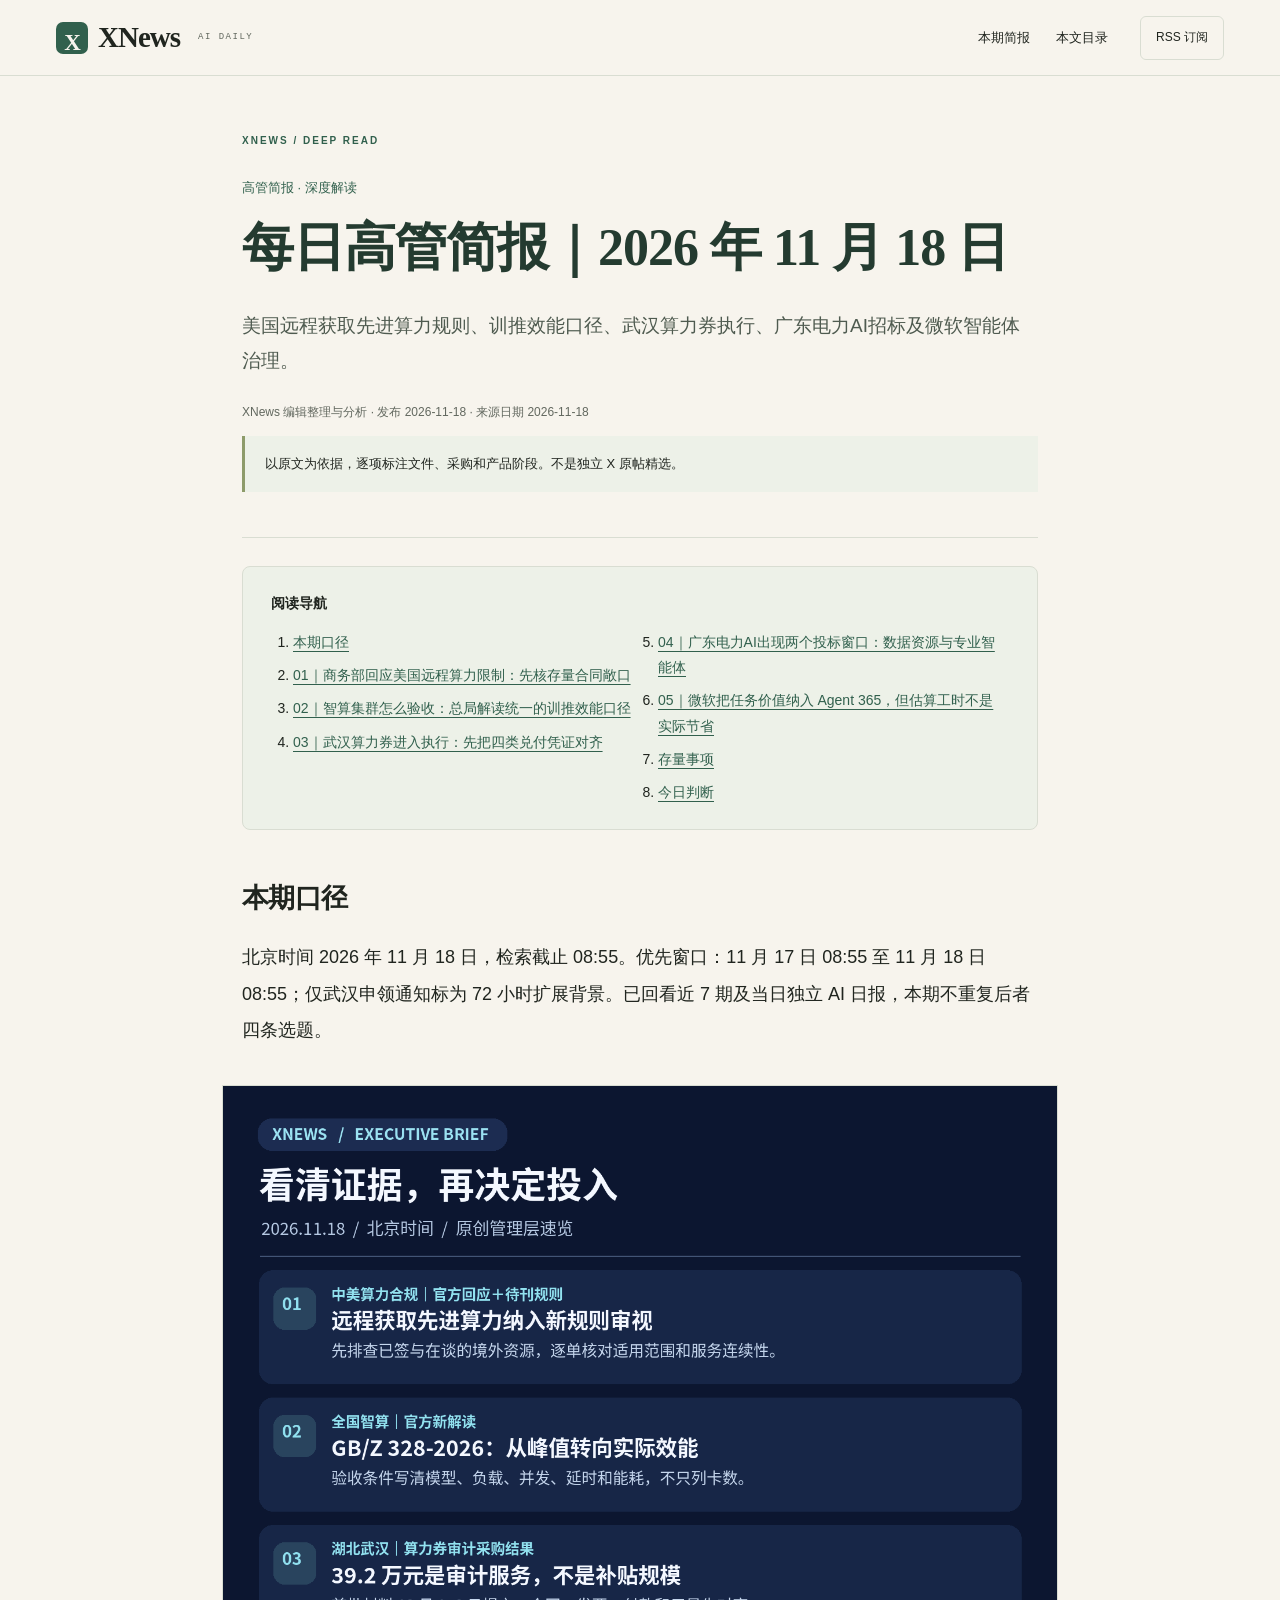
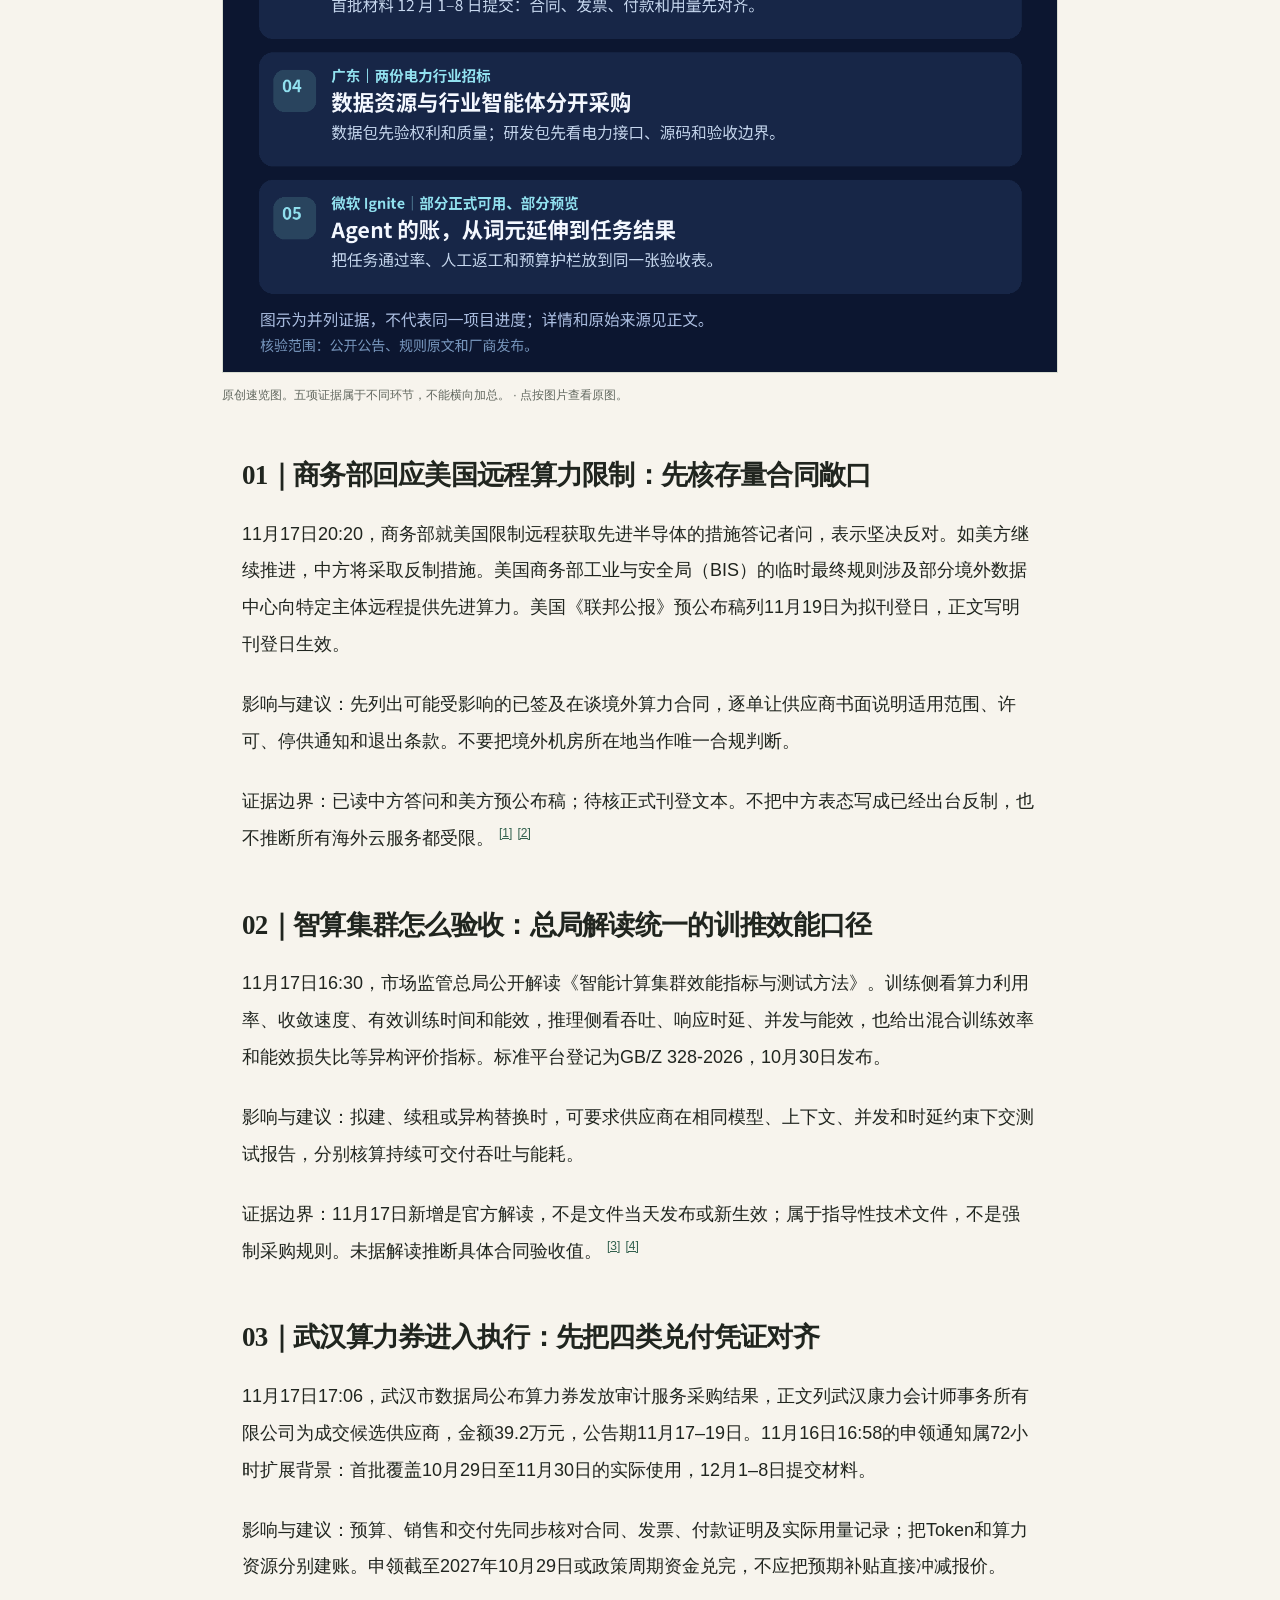
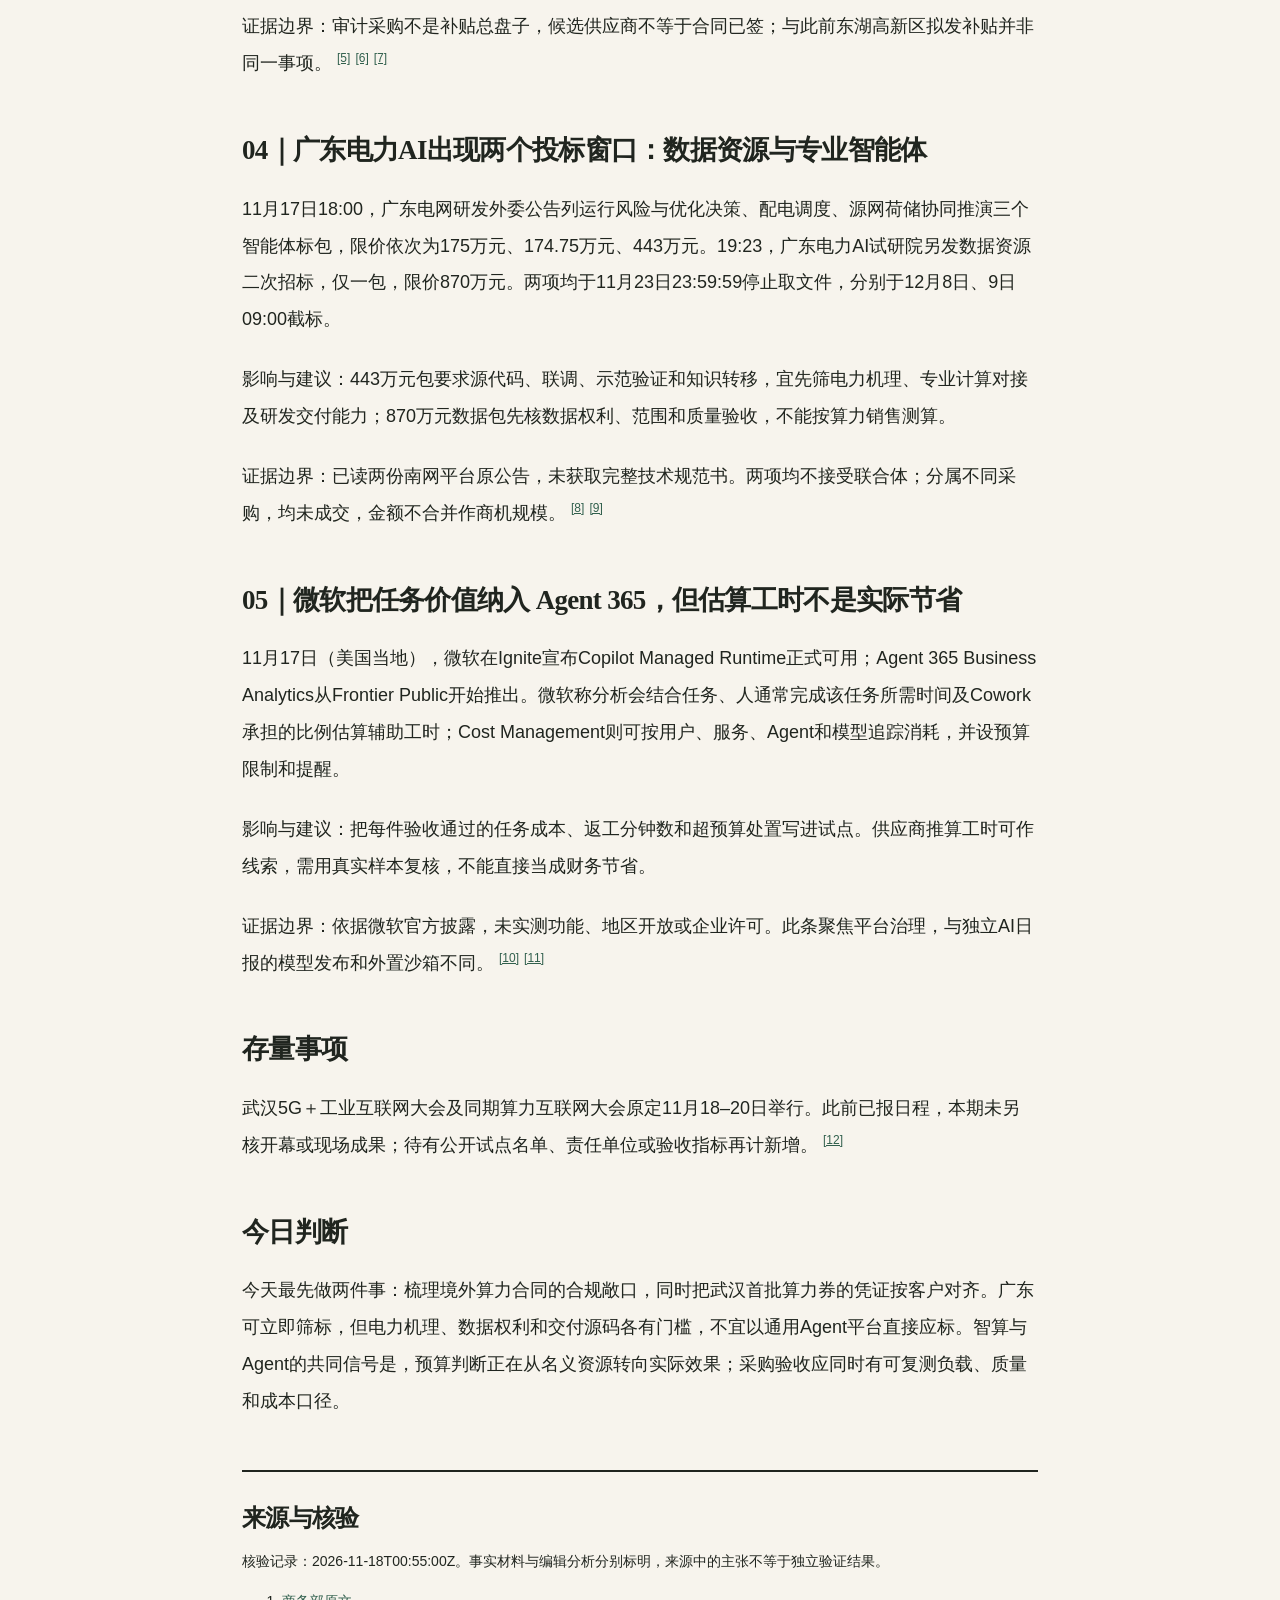
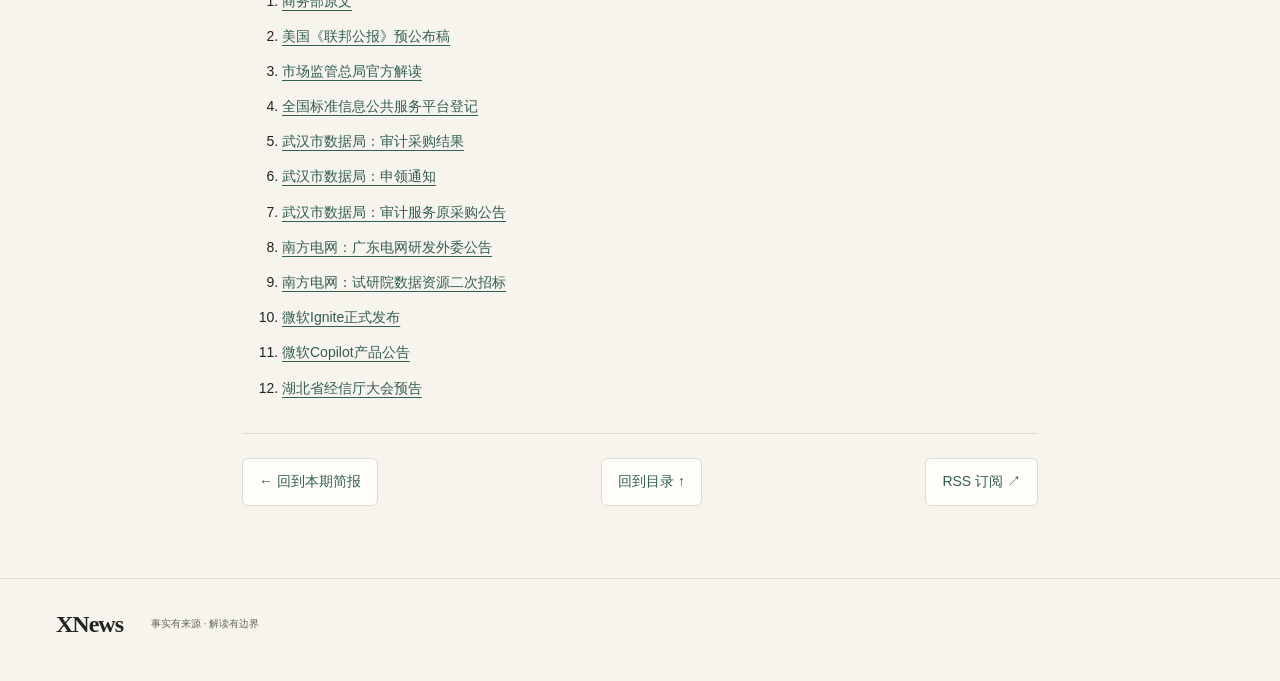
<file: articles/2026-11-18-executive-briefing.html>
<!doctype html>
<html lang="zh-CN"><head><meta charset="utf-8"><meta name="viewport" content="width=device-width, initial-scale=1"><title>每日高管简报｜2026 年 11 月 18 日 · XNews</title><meta name="description" content="美国远程获取先进算力规则、训推效能口径、武汉算力券执行、广东电力AI招标及微软智能体治理。"><link rel="canonical" href="https://all4worldjz.github.io/XNews/articles/2026-11-18-executive-briefing.html"><link rel="alternate" type="application/rss+xml" title="XNews RSS" href="../feed.xml"><link rel="stylesheet" href="../style.css?v=reading-experience-v3"><link rel="stylesheet" href="../article.css?v=reading-experience-v3"></head>
<body class="article-page" id="top"><a class="skip" href="#article-body">跳到正文</a><header class="site-header wrap"><a class="brand" href="../"><span class="brand-icon">X</span>XNews<span class="brand-sub">AI DAILY</span></a><nav aria-label="主导航"><a href="../?date=2026-11-18">本期简报</a><a href="#contents">本文目录</a></nav><a class="rss-nav" href="../feed.xml">RSS 订阅</a></header>
<main class="article-wrap"><header class="article-header"><p class="eyebrow">XNEWS / DEEP READ</p><p class="article-category">高管简报 · 深度解读</p><h1>每日高管简报｜2026 年 11 月 18 日</h1><p class="article-deck">美国远程获取先进算力规则、训推效能口径、武汉算力券执行、广东电力AI招标及微软智能体治理。</p><p class="article-meta">XNews 编辑整理与分析 · 发布 2026-11-18 · 来源日期 2026-11-18</p><p class="article-disclosure">以原文为依据，逐项标注文件、采购和产品阶段。不是独立 X 原帖精选。</p></header>
<nav id="contents" class="article-toc" aria-label="本文目录"><strong>阅读导航</strong><ol><li><a href="#section-1">本期口径</a></li><li><a href="#section-2">01｜商务部回应美国远程算力限制：先核存量合同敞口</a></li><li><a href="#section-3">02｜智算集群怎么验收：总局解读统一的训推效能口径</a></li><li><a href="#section-4">03｜武汉算力券进入执行：先把四类兑付凭证对齐</a></li><li><a href="#section-5">04｜广东电力AI出现两个投标窗口：数据资源与专业智能体</a></li><li><a href="#section-6">05｜微软把任务价值纳入 Agent 365，但估算工时不是实际节省</a></li><li><a href="#section-7">存量事项</a></li><li><a href="#section-8">今日判断</a></li></ol></nav><article id="article-body" class="article-body"><section id="section-1"><h2>本期口径</h2><p>北京时间 2026 年 11 月 18 日，检索截止 08:55。优先窗口：11 月 17 日 08:55 至 11 月 18 日 08:55；仅武汉申领通知标为 72 小时扩展背景。已回看近 7 期及当日独立 AI 日报，本期不重复后者四条选题。</p></section><figure class="article-figure"><a href="../assets/2026-11-18-executive-evidence.png" aria-label="打开信息图原图"><picture><img src="../assets/2026-11-18-executive-evidence.png" alt="五项公开证据：远程算力规则、集群效能评价、武汉算力券审计、广东电力行业招标、Agent的成本分析。" loading="lazy"></picture></a><figcaption>原创速览图。五项证据属于不同环节，不能横向加总。 · 点按图片查看原图。</figcaption></figure><section id="section-2"><h2>01｜商务部回应美国远程算力限制：先核存量合同敞口</h2><p>11月17日20:20，商务部就美国限制远程获取先进半导体的措施答记者问，表示坚决反对。如美方继续推进，中方将采取反制措施。美国商务部工业与安全局（BIS）的临时最终规则涉及部分境外数据中心向特定主体远程提供先进算力。美国《联邦公报》预公布稿列11月19日为拟刊登日，正文写明刊登日生效。</p><p>影响与建议：先列出可能受影响的已签及在谈境外算力合同，逐单让供应商书面说明适用范围、许可、停供通知和退出条款。不要把境外机房所在地当作唯一合规判断。</p><p>证据边界：已读中方答问和美方预公布稿；待核正式刊登文本。不把中方表态写成已经出台反制，也不推断所有海外云服务都受限。 <a class="citation" href="#source-1" aria-label="来源 1">[1]</a> <a class="citation" href="#source-2" aria-label="来源 2">[2]</a></p></section><section id="section-3"><h2>02｜智算集群怎么验收：总局解读统一的训推效能口径</h2><p>11月17日16:30，市场监管总局公开解读《智能计算集群效能指标与测试方法》。训练侧看算力利用率、收敛速度、有效训练时间和能效，推理侧看吞吐、响应时延、并发与能效，也给出混合训练效率和能效损失比等异构评价指标。标准平台登记为GB/Z 328-2026，10月30日发布。</p><p>影响与建议：拟建、续租或异构替换时，可要求供应商在相同模型、上下文、并发和时延约束下交测试报告，分别核算持续可交付吞吐与能耗。</p><p>证据边界：11月17日新增是官方解读，不是文件当天发布或新生效；属于指导性技术文件，不是强制采购规则。未据解读推断具体合同验收值。 <a class="citation" href="#source-3" aria-label="来源 3">[3]</a> <a class="citation" href="#source-4" aria-label="来源 4">[4]</a></p></section><section id="section-4"><h2>03｜武汉算力券进入执行：先把四类兑付凭证对齐</h2><p>11月17日17:06，武汉市数据局公布算力券发放审计服务采购结果，正文列武汉康力会计师事务所有限公司为成交候选供应商，金额39.2万元，公告期11月17–19日。11月16日16:58的申领通知属72小时扩展背景：首批覆盖10月29日至11月30日的实际使用，12月1–8日提交材料。</p><p>影响与建议：预算、销售和交付先同步核对合同、发票、付款证明及实际用量记录；把Token和算力资源分别建账。申领截至2027年10月29日或政策周期资金兑完，不应把预期补贴直接冲减报价。</p><p>证据边界：审计采购不是补贴总盘子，候选供应商不等于合同已签；与此前东湖高新区拟发补贴并非同一事项。 <a class="citation" href="#source-5" aria-label="来源 5">[5]</a> <a class="citation" href="#source-6" aria-label="来源 6">[6]</a> <a class="citation" href="#source-7" aria-label="来源 7">[7]</a></p></section><section id="section-5"><h2>04｜广东电力AI出现两个投标窗口：数据资源与专业智能体</h2><p>11月17日18:00，广东电网研发外委公告列运行风险与优化决策、配电调度、源网荷储协同推演三个智能体标包，限价依次为175万元、174.75万元、443万元。19:23，广东电力AI试研院另发数据资源二次招标，仅一包，限价870万元。两项均于11月23日23:59:59停止取文件，分别于12月8日、9日09:00截标。</p><p>影响与建议：443万元包要求源代码、联调、示范验证和知识转移，宜先筛电力机理、专业计算对接及研发交付能力；870万元数据包先核数据权利、范围和质量验收，不能按算力销售测算。</p><p>证据边界：已读两份南网平台原公告，未获取完整技术规范书。两项均不接受联合体；分属不同采购，均未成交，金额不合并作商机规模。 <a class="citation" href="#source-8" aria-label="来源 8">[8]</a> <a class="citation" href="#source-9" aria-label="来源 9">[9]</a></p></section><section id="section-6"><h2>05｜微软把任务价值纳入 Agent 365，但估算工时不是实际节省</h2><p>11月17日（美国当地），微软在Ignite宣布Copilot Managed Runtime正式可用；Agent 365 Business Analytics从Frontier Public开始推出。微软称分析会结合任务、人通常完成该任务所需时间及Cowork承担的比例估算辅助工时；Cost Management则可按用户、服务、Agent和模型追踪消耗，并设预算限制和提醒。</p><p>影响与建议：把每件验收通过的任务成本、返工分钟数和超预算处置写进试点。供应商推算工时可作线索，需用真实样本复核，不能直接当成财务节省。</p><p>证据边界：依据微软官方披露，未实测功能、地区开放或企业许可。此条聚焦平台治理，与独立AI日报的模型发布和外置沙箱不同。 <a class="citation" href="#source-10" aria-label="来源 10">[10]</a> <a class="citation" href="#source-11" aria-label="来源 11">[11]</a></p></section><section id="section-7"><h2>存量事项</h2><p>武汉5G＋工业互联网大会及同期算力互联网大会原定11月18–20日举行。此前已报日程，本期未另核开幕或现场成果；待有公开试点名单、责任单位或验收指标再计新增。 <a class="citation" href="#source-12" aria-label="来源 12">[12]</a></p></section><section id="section-8"><h2>今日判断</h2><p>今天最先做两件事：梳理境外算力合同的合规敞口，同时把武汉首批算力券的凭证按客户对齐。广东可立即筛标，但电力机理、数据权利和交付源码各有门槛，不宜以通用Agent平台直接应标。智算与Agent的共同信号是，预算判断正在从名义资源转向实际效果；采购验收应同时有可复测负载、质量和成本口径。</p></section></article><section class="article-sources" id="sources"><h2>来源与核验</h2><p>核验记录：2026-11-18T00:55:00Z。事实材料与编辑分析分别标明，来源中的主张不等于独立验证结果。</p><ol><li id="source-1"><a href="https://www.mofcom.gov.cn/syxwfb/art/2026/art_3a69f2058b724dd39cd8ecddcaa4ab87.html" rel="noopener noreferrer">商务部原文</a></li><li id="source-2"><a href="https://public-inspection.federalregister.gov/2026-23529.pdf" rel="noopener noreferrer">美国《联邦公报》预公布稿</a></li><li id="source-3"><a href="https://www.samr.gov.cn/xw/sj/art/2026/art_bc0d40bff7084a5c8ef28a426af92171.html" rel="noopener noreferrer">市场监管总局官方解读</a></li><li id="source-4"><a href="https://std.samr.gov.cn/gb/search/gbDetailed?id=5F6B9C9E6B7BC75BE06397BE0A0A6C0B" rel="noopener noreferrer">全国标准信息公共服务平台登记</a></li><li id="source-5"><a href="https://whsj.wuhan.gov.cn/tzgg_93641/202611/t20261117_2881261.shtml" rel="noopener noreferrer">武汉市数据局：审计采购结果</a></li><li id="source-6"><a href="https://whsj.wuhan.gov.cn/tzgg_93641/202611/t20261116_2880553.shtml" rel="noopener noreferrer">武汉市数据局：申领通知</a></li><li id="source-7"><a href="https://whsj.wuhan.gov.cn/tzgg_93641/202611/t20261109_2876173.shtml" rel="noopener noreferrer">武汉市数据局：审计服务原采购公告</a></li><li id="source-8"><a href="https://www.bidding.csg.cn/zbgg/1200450434.jhtml" rel="noopener noreferrer">南方电网：广东电网研发外委公告</a></li><li id="source-9"><a href="https://www.bidding.csg.cn/zbgg/1200450395.jhtml" rel="noopener noreferrer">南方电网：试研院数据资源二次招标</a></li><li id="source-10"><a href="https://news.microsoft.com/source/2026/11/17/microsoft-ignite-2026-empowering-human-ambition-intelligence-and-trust/" rel="noopener noreferrer">微软Ignite正式发布</a></li><li id="source-11"><a href="https://www.microsoft.com/en-us/copilot/blog/2026/11/17/copilot-at-microsoft-ignite-expanding-whats-possible-with-intelligence-built-for-work/" rel="noopener noreferrer">微软Copilot产品公告</a></li><li id="source-12"><a href="https://jxt.hubei.gov.cn/bmdt/rdjj/202611/t20261105_6065924.shtml" rel="noopener noreferrer">湖北省经信厅大会预告</a></li></ol></section><div class="article-end"><a href="../?date=2026-11-18#executive-briefing">← 回到本期简报</a><a href="#contents">回到目录 ↑</a><a href="../feed.xml">RSS 订阅 ↗</a></div></main><footer class="wrap"><a class="brand" href="../">XNews</a><p>事实有来源 · 解读有边界</p></footer><nav class="mobile-dock" aria-label="快捷阅读导航"><a href="../?date=2026-11-18">本期</a><a href="#contents">目录</a><a href="#sources">来源</a><a href="#top">顶部 ↑</a></nav></body></html>
</file>
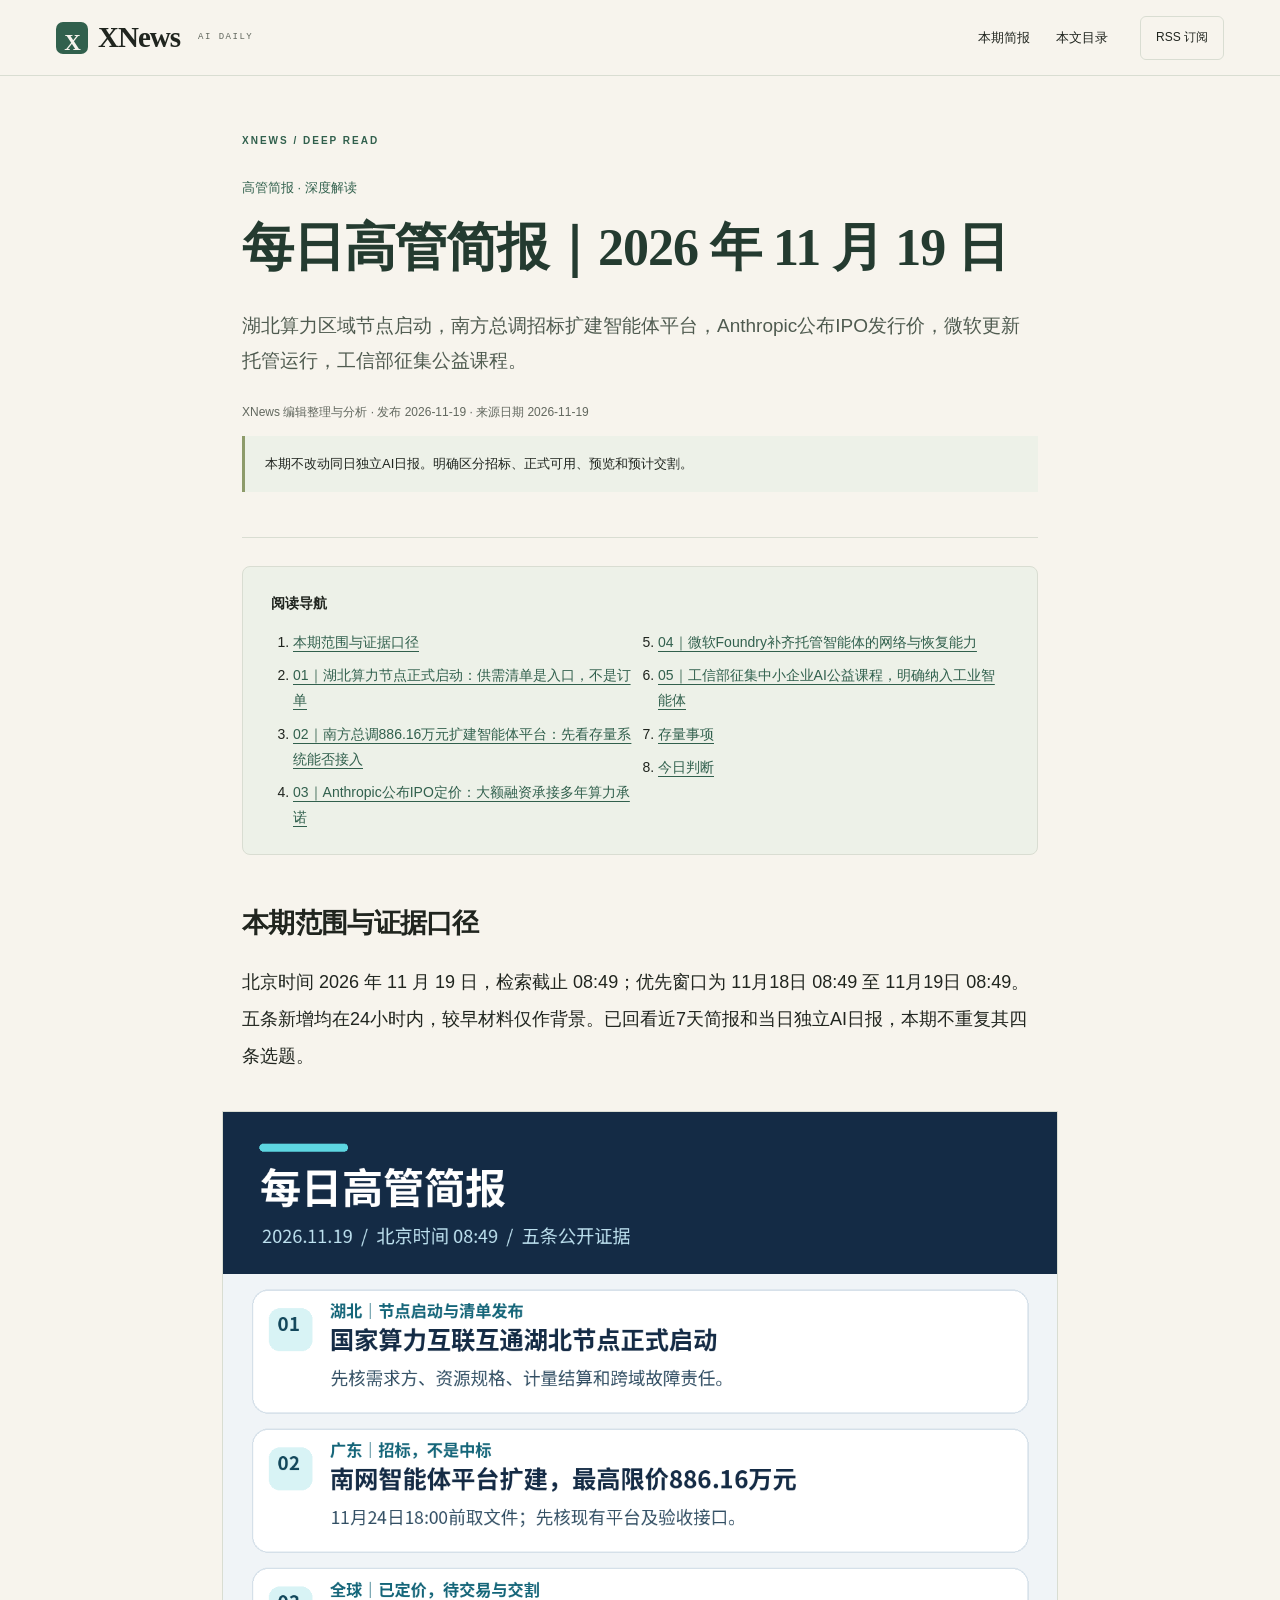
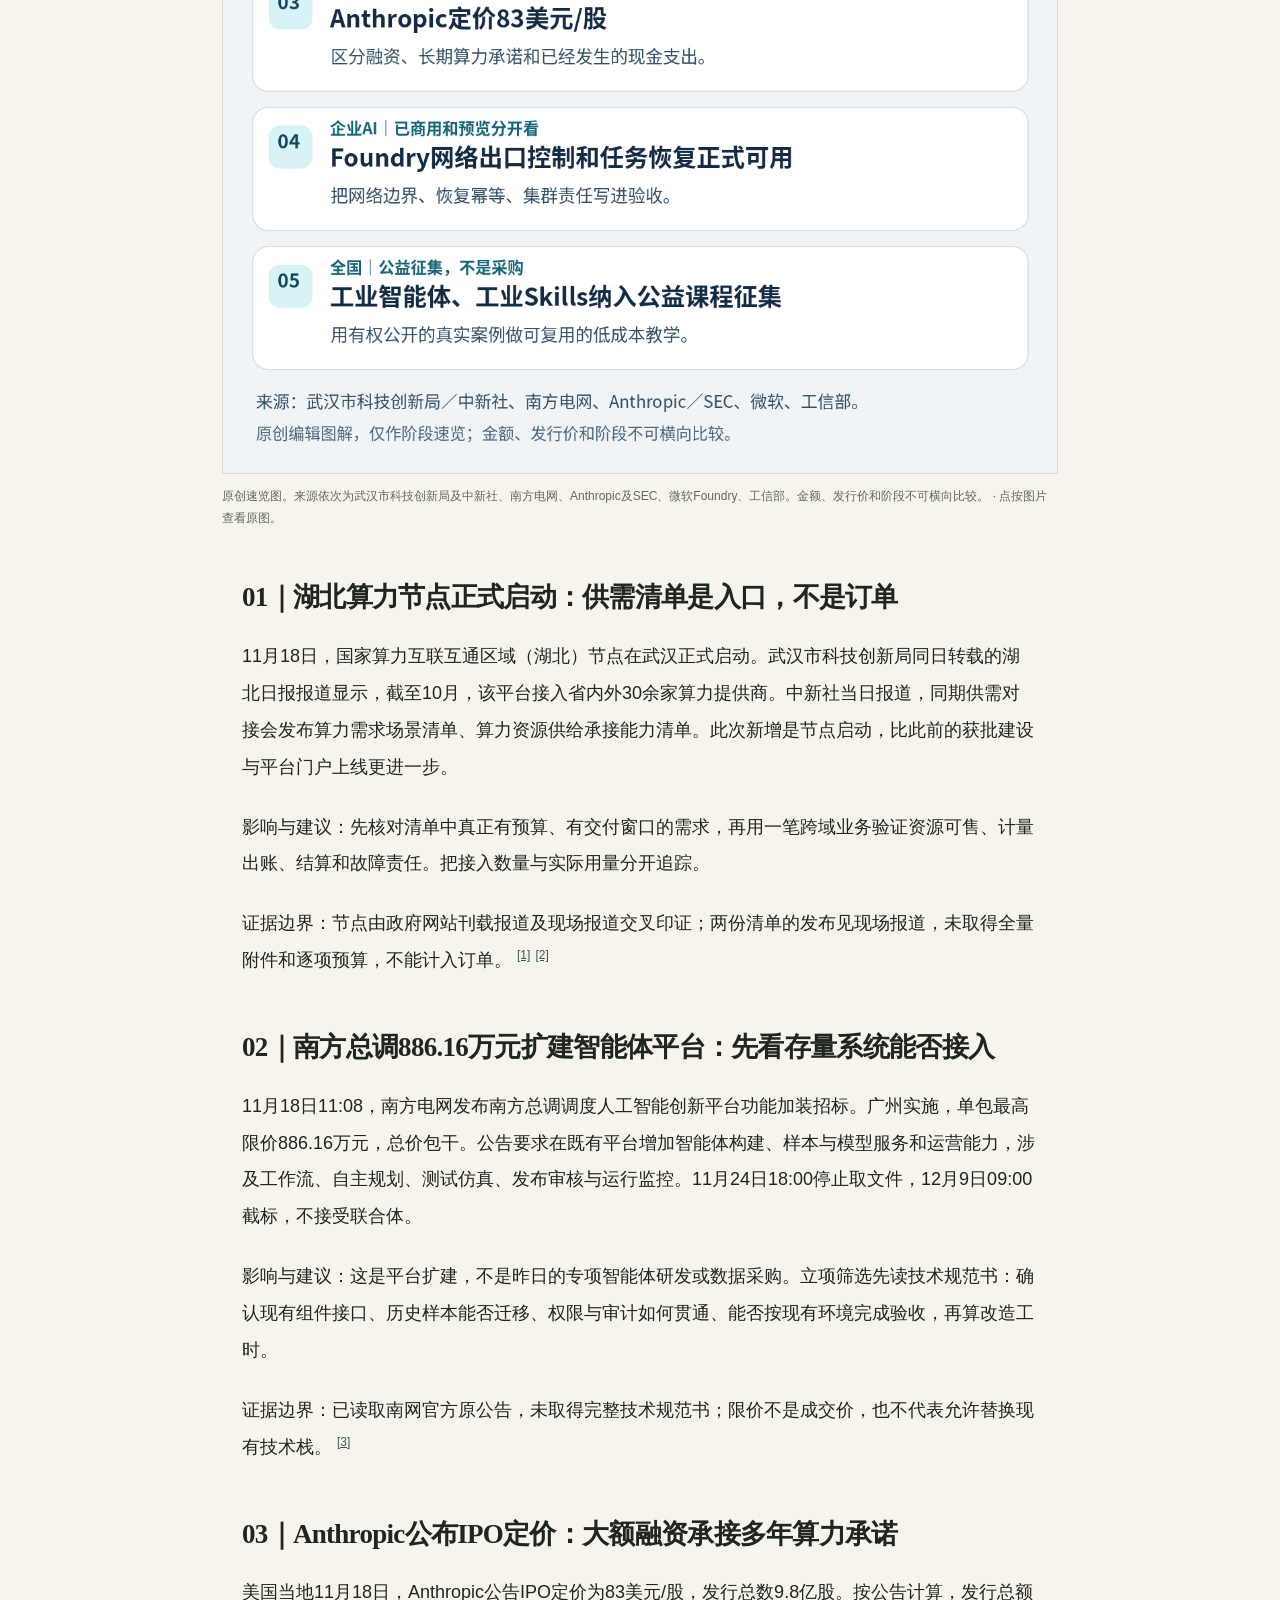
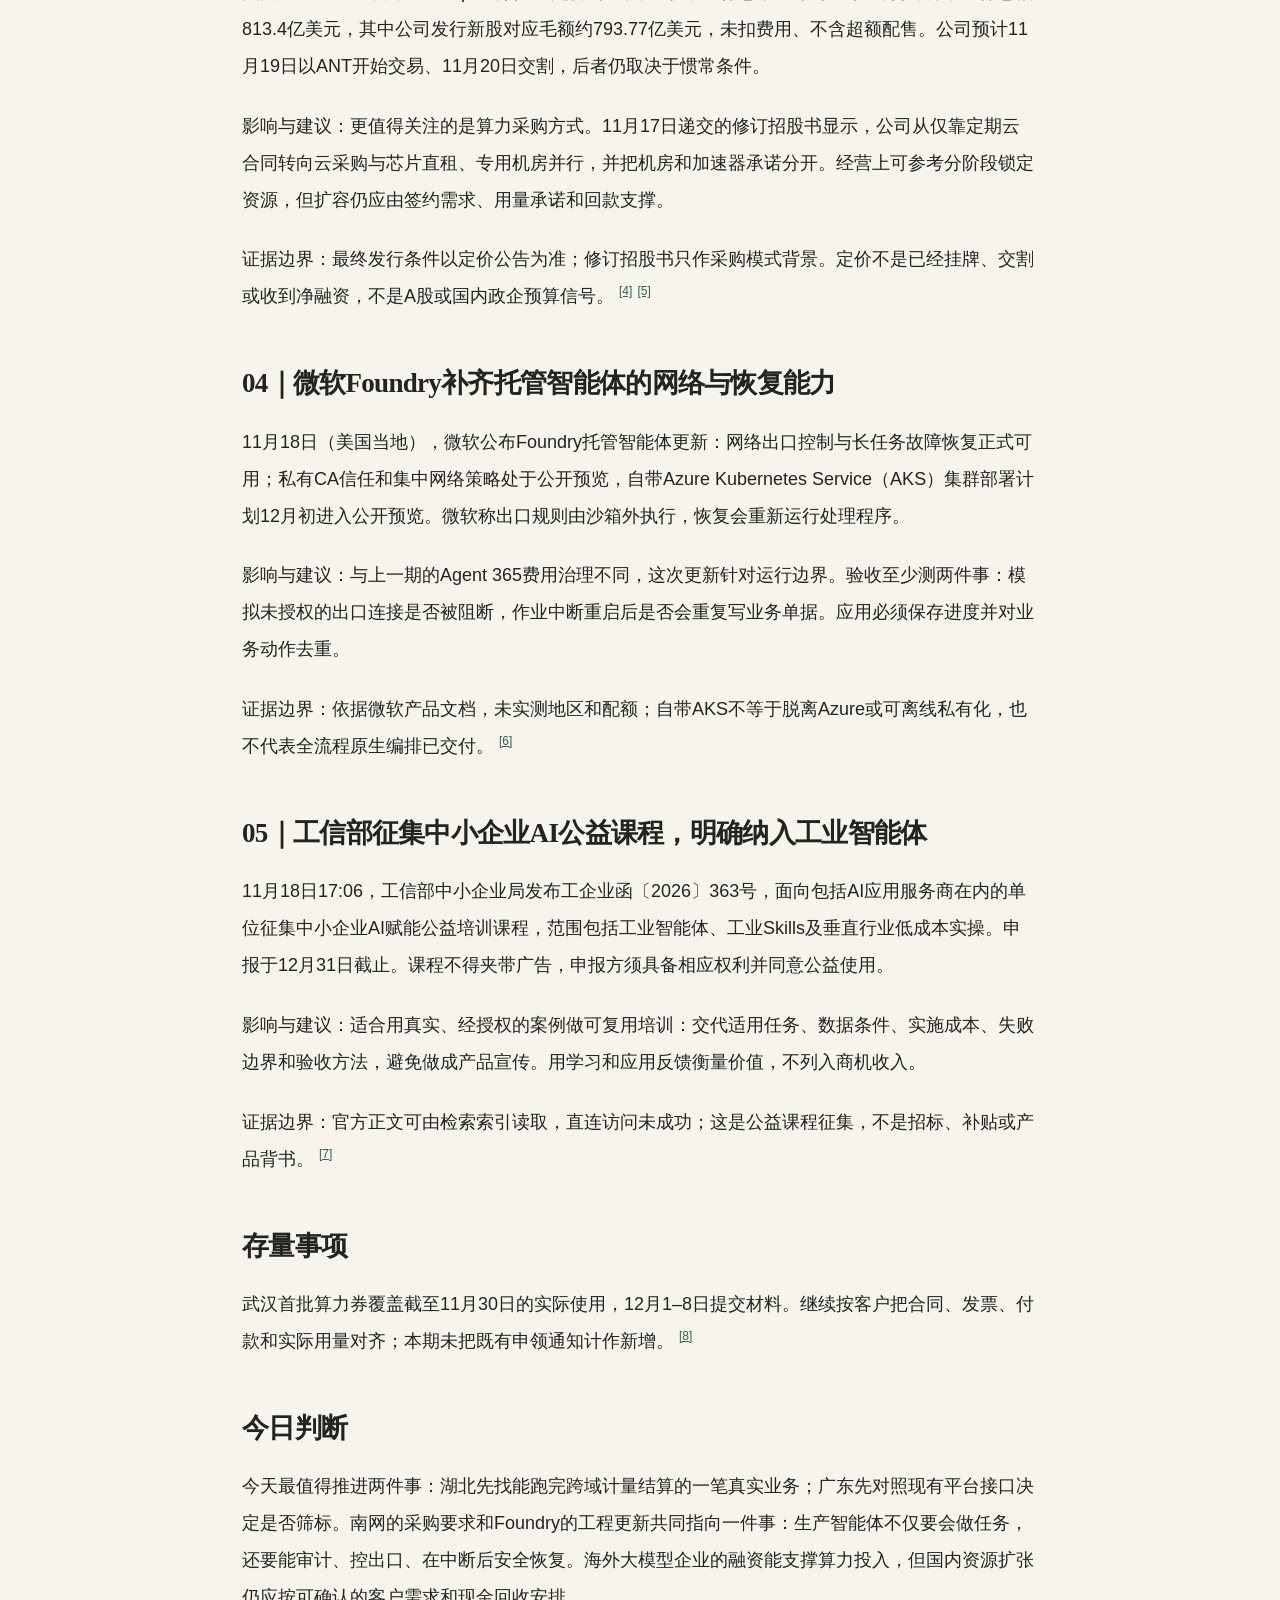
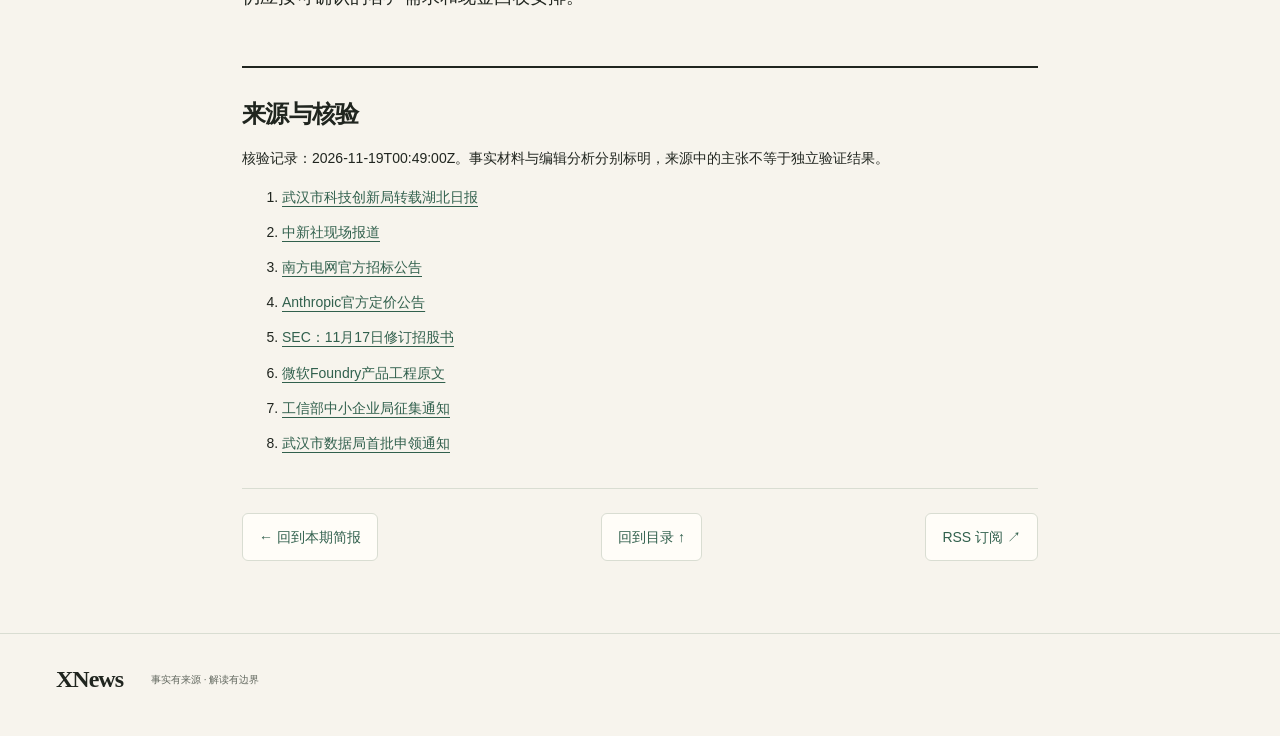
<file: articles/2026-11-19-executive-briefing.html>
<!doctype html>
<html lang="zh-CN"><head><meta charset="utf-8"><meta name="viewport" content="width=device-width, initial-scale=1"><title>每日高管简报｜2026 年 11 月 19 日 · XNews</title><meta name="description" content="湖北算力区域节点启动，南方总调招标扩建智能体平台，Anthropic公布IPO发行价，微软更新托管运行，工信部征集公益课程。"><link rel="canonical" href="https://all4worldjz.github.io/XNews/articles/2026-11-19-executive-briefing.html"><link rel="alternate" type="application/rss+xml" title="XNews RSS" href="../feed.xml"><link rel="stylesheet" href="../style.css?v=reading-experience-v3"><link rel="stylesheet" href="../article.css?v=reading-experience-v3"></head>
<body class="article-page" id="top"><a class="skip" href="#article-body">跳到正文</a><header class="site-header wrap"><a class="brand" href="../"><span class="brand-icon">X</span>XNews<span class="brand-sub">AI DAILY</span></a><nav aria-label="主导航"><a href="../?date=2026-11-19">本期简报</a><a href="#contents">本文目录</a></nav><a class="rss-nav" href="../feed.xml">RSS 订阅</a></header>
<main class="article-wrap"><header class="article-header"><p class="eyebrow">XNEWS / DEEP READ</p><p class="article-category">高管简报 · 深度解读</p><h1>每日高管简报｜2026 年 11 月 19 日</h1><p class="article-deck">湖北算力区域节点启动，南方总调招标扩建智能体平台，Anthropic公布IPO发行价，微软更新托管运行，工信部征集公益课程。</p><p class="article-meta">XNews 编辑整理与分析 · 发布 2026-11-19 · 来源日期 2026-11-19</p><p class="article-disclosure">本期不改动同日独立AI日报。明确区分招标、正式可用、预览和预计交割。</p></header>
<nav id="contents" class="article-toc" aria-label="本文目录"><strong>阅读导航</strong><ol><li><a href="#section-1">本期范围与证据口径</a></li><li><a href="#section-2">01｜湖北算力节点正式启动：供需清单是入口，不是订单</a></li><li><a href="#section-3">02｜南方总调886.16万元扩建智能体平台：先看存量系统能否接入</a></li><li><a href="#section-4">03｜Anthropic公布IPO定价：大额融资承接多年算力承诺</a></li><li><a href="#section-5">04｜微软Foundry补齐托管智能体的网络与恢复能力</a></li><li><a href="#section-6">05｜工信部征集中小企业AI公益课程，明确纳入工业智能体</a></li><li><a href="#section-7">存量事项</a></li><li><a href="#section-8">今日判断</a></li></ol></nav><article id="article-body" class="article-body"><section id="section-1"><h2>本期范围与证据口径</h2><p>北京时间 2026 年 11 月 19 日，检索截止 08:49；优先窗口为 11月18日 08:49 至 11月19日 08:49。五条新增均在24小时内，较早材料仅作背景。已回看近7天简报和当日独立AI日报，本期不重复其四条选题。</p></section><figure class="article-figure"><a href="../assets/2026-11-19-executive-evidence.png" aria-label="打开信息图原图"><picture><img src="../assets/2026-11-19-executive-evidence.png" alt="五条证据速览：湖北节点启用、广东智能体招标、Anthropic定价、Foundry运行和工信部课程。" loading="lazy"></picture></a><figcaption>原创速览图。来源依次为武汉市科技创新局及中新社、南方电网、Anthropic及SEC、微软Foundry、工信部。金额、发行价和阶段不可横向比较。 · 点按图片查看原图。</figcaption></figure><section id="section-2"><h2>01｜湖北算力节点正式启动：供需清单是入口，不是订单</h2><p>11月18日，国家算力互联互通区域（湖北）节点在武汉正式启动。武汉市科技创新局同日转载的湖北日报报道显示，截至10月，该平台接入省内外30余家算力提供商。中新社当日报道，同期供需对接会发布算力需求场景清单、算力资源供给承接能力清单。此次新增是节点启动，比此前的获批建设与平台门户上线更进一步。</p><p>影响与建议：先核对清单中真正有预算、有交付窗口的需求，再用一笔跨域业务验证资源可售、计量出账、结算和故障责任。把接入数量与实际用量分开追踪。</p><p>证据边界：节点由政府网站刊载报道及现场报道交叉印证；两份清单的发布见现场报道，未取得全量附件和逐项预算，不能计入订单。 <a class="citation" href="#source-1" aria-label="来源 1">[1]</a> <a class="citation" href="#source-2" aria-label="来源 2">[2]</a></p></section><section id="section-3"><h2>02｜南方总调886.16万元扩建智能体平台：先看存量系统能否接入</h2><p>11月18日11:08，南方电网发布南方总调调度人工智能创新平台功能加装招标。广州实施，单包最高限价886.16万元，总价包干。公告要求在既有平台增加智能体构建、样本与模型服务和运营能力，涉及工作流、自主规划、测试仿真、发布审核与运行监控。11月24日18:00停止取文件，12月9日09:00截标，不接受联合体。</p><p>影响与建议：这是平台扩建，不是昨日的专项智能体研发或数据采购。立项筛选先读技术规范书：确认现有组件接口、历史样本能否迁移、权限与审计如何贯通、能否按现有环境完成验收，再算改造工时。</p><p>证据边界：已读取南网官方原公告，未取得完整技术规范书；限价不是成交价，也不代表允许替换现有技术栈。 <a class="citation" href="#source-3" aria-label="来源 3">[3]</a></p></section><section id="section-4"><h2>03｜Anthropic公布IPO定价：大额融资承接多年算力承诺</h2><p>美国当地11月18日，Anthropic公告IPO定价为83美元/股，发行总数9.8亿股。按公告计算，发行总额813.4亿美元，其中公司发行新股对应毛额约793.77亿美元，未扣费用、不含超额配售。公司预计11月19日以ANT开始交易、11月20日交割，后者仍取决于惯常条件。</p><p>影响与建议：更值得关注的是算力采购方式。11月17日递交的修订招股书显示，公司从仅靠定期云合同转向云采购与芯片直租、专用机房并行，并把机房和加速器承诺分开。经营上可参考分阶段锁定资源，但扩容仍应由签约需求、用量承诺和回款支撑。</p><p>证据边界：最终发行条件以定价公告为准；修订招股书只作采购模式背景。定价不是已经挂牌、交割或收到净融资，不是A股或国内政企预算信号。 <a class="citation" href="#source-4" aria-label="来源 4">[4]</a> <a class="citation" href="#source-5" aria-label="来源 5">[5]</a></p></section><section id="section-5"><h2>04｜微软Foundry补齐托管智能体的网络与恢复能力</h2><p>11月18日（美国当地），微软公布Foundry托管智能体更新：网络出口控制与长任务故障恢复正式可用；私有CA信任和集中网络策略处于公开预览，自带Azure Kubernetes Service（AKS）集群部署计划12月初进入公开预览。微软称出口规则由沙箱外执行，恢复会重新运行处理程序。</p><p>影响与建议：与上一期的Agent 365费用治理不同，这次更新针对运行边界。验收至少测两件事：模拟未授权的出口连接是否被阻断，作业中断重启后是否会重复写业务单据。应用必须保存进度并对业务动作去重。</p><p>证据边界：依据微软产品文档，未实测地区和配额；自带AKS不等于脱离Azure或可离线私有化，也不代表全流程原生编排已交付。 <a class="citation" href="#source-6" aria-label="来源 6">[6]</a></p></section><section id="section-6"><h2>05｜工信部征集中小企业AI公益课程，明确纳入工业智能体</h2><p>11月18日17:06，工信部中小企业局发布工企业函〔2026〕363号，面向包括AI应用服务商在内的单位征集中小企业AI赋能公益培训课程，范围包括工业智能体、工业Skills及垂直行业低成本实操。申报于12月31日截止。课程不得夹带广告，申报方须具备相应权利并同意公益使用。</p><p>影响与建议：适合用真实、经授权的案例做可复用培训：交代适用任务、数据条件、实施成本、失败边界和验收方法，避免做成产品宣传。用学习和应用反馈衡量价值，不列入商机收入。</p><p>证据边界：官方正文可由检索索引读取，直连访问未成功；这是公益课程征集，不是招标、补贴或产品背书。 <a class="citation" href="#source-7" aria-label="来源 7">[7]</a></p></section><section id="section-7"><h2>存量事项</h2><p>武汉首批算力券覆盖截至11月30日的实际使用，12月1–8日提交材料。继续按客户把合同、发票、付款和实际用量对齐；本期未把既有申领通知计作新增。 <a class="citation" href="#source-8" aria-label="来源 8">[8]</a></p></section><section id="section-8"><h2>今日判断</h2><p>今天最值得推进两件事：湖北先找能跑完跨域计量结算的一笔真实业务；广东先对照现有平台接口决定是否筛标。南网的采购要求和Foundry的工程更新共同指向一件事：生产智能体不仅要会做任务，还要能审计、控出口、在中断后安全恢复。海外大模型企业的融资能支撑算力投入，但国内资源扩张仍应按可确认的客户需求和现金回收安排。</p></section></article><section class="article-sources" id="sources"><h2>来源与核验</h2><p>核验记录：2026-11-19T00:49:00Z。事实材料与编辑分析分别标明，来源中的主张不等于独立验证结果。</p><ol><li id="source-1"><a href="https://kjj.wuhan.gov.cn/xwzx_8/kjspxw/202611/t20261118_2881361.html" rel="noopener noreferrer">武汉市科技创新局转载湖北日报</a></li><li id="source-2"><a href="https://www.chinanews.com/cj/2026/11-18/10734384.shtml" rel="noopener noreferrer">中新社现场报道</a></li><li id="source-3"><a href="https://www.bidding.csg.cn/zbgg/1200450491.jhtml" rel="noopener noreferrer">南方电网官方招标公告</a></li><li id="source-4"><a href="https://www.anthropic.com/news/anthropic-prices-initial-public-offering" rel="noopener noreferrer">Anthropic官方定价公告</a></li><li id="source-5"><a href="https://www.sec.gov/Archives/edgar/data/2130357/000162828026074338/anthropicpbc-sx1ax3.htm" rel="noopener noreferrer">SEC：11月17日修订招股书</a></li><li id="source-6"><a href="https://devblogs.microsoft.com/foundry/hosted-agents-foundry-agent-service-ignite-2026/" rel="noopener noreferrer">微软Foundry产品工程原文</a></li><li id="source-7"><a href="https://www.miit.gov.cn/jgsj/qyj/wjfb/art/2026/art_d4f0bbdd6a1c40a990912ad1043beda4.html" rel="noopener noreferrer">工信部中小企业局征集通知</a></li><li id="source-8"><a href="https://whsj.wuhan.gov.cn/tzgg_93641/202611/t20261116_2880553.shtml" rel="noopener noreferrer">武汉市数据局首批申领通知</a></li></ol></section><div class="article-end"><a href="../?date=2026-11-19#executive-briefing">← 回到本期简报</a><a href="#contents">回到目录 ↑</a><a href="../feed.xml">RSS 订阅 ↗</a></div></main><footer class="wrap"><a class="brand" href="../">XNews</a><p>事实有来源 · 解读有边界</p></footer><nav class="mobile-dock" aria-label="快捷阅读导航"><a href="../?date=2026-11-19">本期</a><a href="#contents">目录</a><a href="#sources">来源</a><a href="#top">顶部 ↑</a></nav></body></html>
</file>
<file: style.css>
:root{--paper:#f2ebdc;--ink:#1a1812;--muted:#6f695f;--line:#d7cebd;--red:#a32929;--gold:#b28a3b;--serif:Georgia,"Songti SC","Noto Serif CJK SC",SimSun,serif}*{box-sizing:border-box}html{scroll-behavior:smooth;scroll-padding-top:28px}body{margin:0;color:var(--ink);background:var(--paper);font-family:-apple-system,BlinkMacSystemFont,"PingFang SC","Microsoft YaHei",sans-serif;line-height:1.8}a{color:inherit;text-decoration:none}a:hover{text-decoration:underline;text-underline-offset:5px}button,input,select{font:inherit}a:focus-visible,button:focus-visible,input:focus-visible,select:focus-visible{outline:3px solid #bb8432;outline-offset:4px}.wrap{max-width:1280px;margin:auto;padding:0 56px}.site-header{position:relative;z-index:2;max-width:none;padding:0 max(56px,calc((100vw - 1168px)/2));height:83px;background:var(--ink);color:var(--paper);display:flex;align-items:center;gap:32px;border-bottom:1px solid #ffffff20}.brand{display:flex;align-items:center;gap:10px;font-family:Georgia,serif;font-size:29px;font-weight:700;letter-spacing:-1px}.brand-icon{display:grid;place-items:center;color:var(--paper);background:var(--red);width:32px;height:32px;font-size:23px}.brand-sub{font-family:monospace;font-size:9px;letter-spacing:1.5px;font-weight:400;color:#bbb19f;margin-left:8px}.site-header nav{display:flex;gap:30px;margin-left:auto;font-size:13px;color:#d1c8b6}.rss-nav{border:1px solid #777064;padding:7px 15px;font-size:12px;white-space:nowrap}.hero{position:relative;isolation:isolate;color:var(--paper);padding:28px 0 68px;min-height:576px}.hero:before{content:"";position:absolute;z-index:-2;inset:0 calc((min(1168px,100vw - 112px) - 100vw)/2);background:radial-gradient(ellipse at 12% 25%,#42201b 0,transparent 55%),radial-gradient(ellipse at 85% 110%,#3c331b 0,transparent 50%),#181710}.hero-edition{display:flex;justify-content:space-between;color:#b8ac94;font-family:monospace;font-size:10px;letter-spacing:2px;padding-bottom:36px}.eyebrow{font-size:10px;font-weight:700;letter-spacing:2px;color:var(--red)}.hero>.eyebrow{color:#d7b77b;letter-spacing:3px}.dot{display:inline-block;width:30px;height:3px;background:#b03c36;margin:0 12px 3px 0}.hero h1{font-family:var(--serif);font-size:clamp(50px,6.5vw,83px);line-height:1.22;letter-spacing:-3px;font-weight:700;margin:20px 0 22px}.hero-line{display:block}.hero h1 em{font-style:normal;color:#d36159}.hero p{color:#c9c0b1;font-size:16px;line-height:1.95;margin:20px 0 29px}.hero-actions{display:flex;gap:24px;align-items:center}.hero-link{font-size:13px;font-weight:600;display:inline-flex;align-items:center;gap:40px;background:var(--red);padding:12px 22px}.hero-link:hover{background:#ba3434;text-decoration:none}.hero-secondary{font-size:12px;color:#d4c9b6}.hero-mark{position:absolute;z-index:-1;right:-38px;top:68px;width:440px;height:440px;border:1px solid #c5a87c18;border-radius:50%;display:grid;place-items:center;background:repeating-radial-gradient(circle,transparent 0,transparent 47px,#b99a6c12 48px,transparent 49px)}.hero-mark:before,.hero-mark:after{content:"";position:absolute;inset:76px;border:1px solid #c5a87c28;transform:rotate(45deg)}.hero-mark:after{inset:130px;transform:rotate(15deg);border-color:#ba4b3b40}.hero-mark>span{font-family:Georgia,serif;font-size:185px;line-height:1;color:#b99a6c24}.hero-mark>div{position:absolute;bottom:0;background:#211e15;padding:4px 14px;font:9px monospace;letter-spacing:2px;color:#ad9266}.notice{display:flex;gap:15px;padding:23px 0;border-bottom:1px solid var(--line);font-size:12px;margin-bottom:38px}.notice strong{font-weight:600}.notice p{margin:2px 0 0;color:var(--muted)}.notice-icon{border:1px solid var(--red);color:var(--red);width:20px;height:20px;flex-shrink:0;text-align:center;line-height:18px;margin-top:4px;border-radius:50%;font-family:Georgia,serif}.reading-strip{display:flex;justify-content:space-between;border-top:3px solid var(--ink);padding:10px 0 25px;font:10px monospace;letter-spacing:2px;color:var(--muted)}.content-layout{display:grid;grid-template-columns:minmax(0,1fr) 280px;gap:46px}.section-heading{display:flex;justify-content:space-between;align-items:flex-end;margin-bottom:25px}h2{font-family:var(--serif);font-size:32px;line-height:1.4;margin:6px 0 0;letter-spacing:-.7px}.date-label{font:11px monospace;color:var(--muted);padding-bottom:5px}.toolbar{display:flex;gap:10px}.search{display:flex;gap:10px;align-items:center;border:1px solid #c9beaa;background:#fffaf1;padding:9px 12px;flex:1;min-width:0}.search>span{font-size:25px;line-height:1}.search input{border:0;background:transparent;width:100%;min-width:0;font-size:13px;color:var(--ink)}.search input:focus-visible{outline-offset:3px}.category-label select{height:100%;padding:10px 8px;border:1px solid #c9beaa;background:#fffaf1;color:var(--ink);font-size:12px}.result-count{font-size:11px;color:var(--muted);margin:15px 0 24px}.news-card{border-top:1px solid var(--ink);border-bottom:1px solid var(--line);padding:27px 0 32px;margin-bottom:26px;scroll-margin-top:30px}.card-top{display:flex;flex-wrap:wrap;gap:12px;align-items:center}.tag{font-size:10px;color:var(--red);font-weight:700;letter-spacing:.5px}.tag:first-child{background:var(--red);color:#fff7e9;padding:3px 9px}.sample-tag{color:#7e632d}.news-card h3{font-family:var(--serif);font-size:30px;line-height:1.5;letter-spacing:-.7px;margin:20px 0 18px}.summary{font-size:16px;line-height:1.95;color:#47433b}.date-grid{display:flex;flex-wrap:wrap;gap:6px 18px;font-size:10px;color:var(--muted);padding:13px 0;border-top:1px solid var(--line);margin-top:22px}.insight{background:#e8dfcd;border-left:3px solid var(--gold);padding:17px 20px;font-size:13px;line-height:1.9;color:#514a3c;margin:16px 0}.insight p{margin:0}.caveat{font-size:12px;color:var(--muted);margin:18px 0}.source-link{font-size:12px;font-weight:600;color:var(--red);display:inline-block;margin:10px 0;border-bottom:1px solid #a3292944}.x-status{font-size:10px;color:var(--muted);margin-top:10px}.side-card{border:1px solid var(--line);padding:24px;margin-bottom:22px}.side-card h2{font-size:22px;margin-bottom:16px}.subscribe{background:#e9e0cf;border-top:3px solid var(--red)}.subscribe p{font-size:12px;color:#6b6050}.rss-button{display:flex;justify-content:space-between;background:var(--ink);color:var(--paper);font-size:12px;padding:11px 15px;margin:18px 0 8px}.copy-feed{border:0;background:none;color:var(--red);padding:5px 0;font-size:11px;cursor:pointer;text-decoration:underline;text-underline-offset:4px}.archive-button{width:100%;display:flex;justify-content:space-between;border:0;border-bottom:1px solid var(--line);background:transparent;color:var(--ink);padding:12px 0;font-size:11px;cursor:pointer}.archive-button[aria-pressed="true"]{color:var(--red);font-weight:700}.muted{font-size:10px!important;color:var(--muted);margin-bottom:0}.dark{background:var(--ink);color:var(--paper);border:0}.small-label{font-size:9px;letter-spacing:1.5px;color:#ba9d64}.dark h2{font-size:25px;line-height:1.5;margin:20px 0 12px}.dark p{font-size:12px;color:#bcb09b}.dark a{font-size:11px;color:#d8b872;display:block;margin-top:22px}.dark a span{float:right}.coverage{padding:6px 1px}.coverage h3{font-size:13px}.coverage p{font-size:11px;color:var(--muted)}.coverage-stat{display:flex;justify-content:space-between;font-size:11px;padding:9px 0;border-bottom:1px solid var(--line)}.coverage-stat strong{font:17px Georgia,serif}.method{margin-top:65px;padding:40px 0 55px;border-top:3px solid var(--ink)}.method>div>p{font-size:13px;color:var(--muted)}.principles{display:grid;grid-template-columns:repeat(3,1fr);gap:36px;margin-top:32px}.principles article{border-top:1px solid var(--line);padding-top:20px}.principles article>span{font:italic 26px Georgia,serif;color:var(--red)}.principles h3{font-size:15px;margin:12px 0}.principles p{font-size:12px;line-height:1.9;color:var(--muted);margin:0}footer.wrap{display:flex;align-items:center;gap:28px;padding-top:28px;padding-bottom:35px;border-top:1px solid var(--line)}footer .brand{font-size:24px}footer .brand-sub{color:var(--muted)}footer p,footer>span{font-size:10px;color:var(--muted)}footer>span{margin-left:auto}.empty{padding:40px 20px;border:1px dashed var(--line);color:var(--muted);font-size:14px}.skip{position:absolute;top:-100px;left:15px;z-index:10;background:var(--paper);padding:10px}.skip:focus{top:10px}.sr-only{position:absolute;width:1px;height:1px;margin:-1px;overflow:hidden;clip:rect(0,0,0,0)}@media(max-width:1000px){.wrap{padding-left:32px;padding-right:32px}.site-header{padding:0 32px}.brand-sub{display:none}.hero:before{inset:0 -32px}.hero-mark{right:-20px;width:350px;height:350px;top:120px;opacity:.65}.content-layout{grid-template-columns:minmax(0,1fr) 240px;gap:28px}.news-card h3{font-size:26px}.side-card{padding:19px}.hero h1{font-size:66px}.hero p{font-size:15px}.hero-edition{font-size:9px;letter-spacing:1px}}@media(max-width:700px){.wrap{padding-left:22px;padding-right:22px}.site-header{height:73px;padding:0 22px;gap:15px}.brand{font-size:25px}.brand-icon{width:27px;height:27px;font-size:20px}.site-header nav{gap:16px;font-size:11px}.site-header nav a:last-child{display:none}.rss-nav{padding:5px 8px;font-size:11px}.rss-nav span{font-size:0}.rss-nav span:after{content:'RSS';font-size:10px}.hero{padding:22px 0 44px;min-height:470px}.hero:before{inset:0 -22px}.hero-edition{padding-bottom:35px;font-size:8px;letter-spacing:.7px}.hero-edition span:last-child{max-width:90px;text-align:right;line-height:1.5}.hero h1{font-size:52px;letter-spacing:-2px;margin:22px 0}.hero p{font-size:13px;max-width:300px}.hero>.eyebrow{font-size:9px;letter-spacing:2px}.hero-mark{width:260px;height:260px;right:-15px;top:100px;opacity:.4}.hero-mark:before{inset:45px}.hero-mark:after{inset:85px}.hero-mark>span{font-size:120px}.hero-mark>div{display:none}.hero-actions{gap:20px}.hero-link{font-size:12px;padding:10px 18px;gap:26px}.hero-secondary{font-size:11px}.notice{padding:20px 0;margin-bottom:27px;font-size:11px}.reading-strip{font-size:9px;letter-spacing:.8px;padding-bottom:22px}.content-layout{display:block}.section-heading{margin-bottom:20px}h2{font-size:29px}.date-label{font-size:10px}.toolbar{gap:8px}.search{padding:8px}.search input{font-size:12px}.category-label select{padding:8px 5px;font-size:11px}.news-card{padding-top:24px}.news-card h3{font-size:26px;line-height:1.55}.summary{font-size:15px}.date-grid{font-size:10px;gap:5px 12px}.insight{padding:15px;font-size:12px}.news-section{margin-bottom:35px}.side-card{padding:22px}.dark{display:none}.coverage{margin-top:22px}.method{margin-top:40px;padding-top:30px}.method h2{font-size:26px}.principles{grid-template-columns:1fr;gap:24px}.principles article{display:grid;grid-template-columns:35px 1fr;column-gap:12px}.principles h3{margin:4px 0}.principles p{grid-column:2}.principles article>span{grid-row:1 / 3}footer.wrap{flex-wrap:wrap;gap:7px 20px}footer>span{width:100%;margin:0}.desktop-break{display:none}}@media(prefers-reduced-motion:reduce){html{scroll-behavior:auto}}
/* Bleed the hero background without horizontal scroll from scrollbar-width units. */
body{overflow-x:clip}

html{overflow-x:clip}

/* Expanded reporting stays inside each news card, including on phones. */
.inline-reading{margin:22px 0;overflow-wrap:anywhere}
.reading-note,.reading-updated{font-size:11px;line-height:1.8;color:var(--muted)}
.reading-note{border-top:1px solid var(--line);padding-top:16px}
.reading-section{margin:22px 0}
.reading-section h4{font-size:15px;line-height:1.6;letter-spacing:.3px;margin:0 0 12px;color:var(--red)}
.reading-section p{font-size:15px;line-height:2;letter-spacing:.1px;margin:0 0 14px;color:#39362f}
.reading-background{border-left:2px solid var(--line);padding-left:18px}
.reading-commentary{border-left:3px solid var(--gold);background:#e8dfcd;padding:20px}
.reading-commentary h4{color:#705522}
.reading-commentary p:last-child{margin-bottom:0}
@media(max-width:700px){.reading-section p{font-size:15px;line-height:1.95}.reading-commentary{padding:17px}.reading-background{padding-left:14px}}

/* Reading experience v2: a quieter editorial canvas and a clear way through. */
:root{--paper:#f7f4ed;--ink:#20251f;--muted:#62685f;--line:#d9ddd2;--red:#31604d;--gold:#aa783e}
html{scroll-padding-top:110px}
body{background:var(--paper)}
.site-header{position:sticky;top:0;height:76px;background:#f7f4edf5;color:var(--ink);border-bottom:1px solid var(--line);backdrop-filter:blur(16px);z-index:20}
.brand-icon{background:var(--red);border-radius:7px}
.brand-sub{color:var(--muted)}
.site-header nav{color:var(--ink);gap:26px}
.site-header nav a{display:flex;align-items:center;min-height:44px;font-size:13px}
.rss-nav{border-color:var(--line);border-radius:6px;min-height:44px;display:flex;align-items:center}
.hero{min-height:0;padding:34px 0 48px}
.hero:before{background:radial-gradient(ellipse at 90% 60%,#284c3e,transparent 60%),#182d25}
.hero-edition{padding-bottom:24px;color:#bccbbf}
.hero h1{font-size:clamp(48px,5.2vw,68px);letter-spacing:-2px;margin:18px 0}
.hero h1 em{color:#e2bc80}
.hero p{color:#d0dbd1;max-width:600px;font-size:16px}
.hero>.eyebrow{color:#d4bd92}.hero-line{display:inline}.hero-mark{width:320px;height:320px;right:0;top:50px;opacity:.75}.hero-mark>span{font-size:150px}.hero-mark>div{background:#1e382c}
.hero-link{background:#e0b777;color:#233228;border-radius:5px}.hero-link:hover{background:#efd0a0}.hero-secondary{color:#d0dbd1}.dot{background:#dfb674}
.notice{margin-bottom:30px;font-size:13px}
.edition-index{padding:28px 32px 20px;border:1px solid var(--line);border-top:3px solid var(--red);background:#fffdf8;margin:0 0 38px;border-radius:0 0 10px 10px;scroll-margin-top:100px}
.index-heading{display:flex;align-items:center;justify-content:space-between;gap:20px}
.index-heading h2{font-size:26px}.index-heading>a{font-size:13px;color:var(--red);white-space:nowrap}
.edition-index ol{padding:0;margin:20px 0 0;list-style:none;display:grid;grid-template-columns:1fr 1fr;column-gap:32px}
.edition-index li{border-top:1px solid var(--line);min-width:0}
.edition-index li a{display:flex;align-items:flex-start;gap:14px;padding:17px 0;line-height:1.6;text-decoration:none}
.edition-index a:hover strong{text-decoration:underline;text-underline-offset:4px}
.index-number{font:italic 22px Georgia,serif;color:#7d8f7e;flex-shrink:0}
.edition-index small{display:block;font-size:11px;color:var(--red);margin-bottom:4px}
.edition-index strong{display:block;font-size:15px;font-weight:600}
.edition-index a>span:last-child{margin-left:auto;color:var(--red)}
.content-layout{grid-template-columns:minmax(0,1fr) 260px;gap:44px}
.news-card{padding:30px 32px 34px;background:#fffdf8;border:1px solid var(--line);border-top:3px solid var(--red);border-radius:0 0 10px 10px;margin-bottom:28px;scroll-margin-top:105px}
.news-card h3{font-size:28px;line-height:1.55;color:#243b30}
.summary{font-size:16px;line-height:1.95}
.tag:first-child{border-radius:4px}
.reading-section p{font-size:16px;line-height:2;color:#343c34}
.reading-section h4{font-size:16px}
.reading-commentary,.insight{background:#edf1e8;border-color:#8d9b6a}
.reading-commentary h4{color:#3d6045}
.reading-note,.reading-updated,.date-grid,.caveat,.x-status{font-size:12px;line-height:1.85}
.source-link{font-size:13px;border-color:#31604d44;line-height:1.85;padding:4px 0;overflow-wrap:anywhere}
.side-card{border-radius:8px;background:#fffdf8}.subscribe{background:#eaf0e7}.dark{background:#203b2e}.dark p{color:#c4d3c5}
.search,.category-label select{background:#fffdf8;border-color:#c9d1c4;border-radius:6px;min-height:48px}
.search input,.category-label select{font-size:16px}
.archive-button{font-size:13px;min-height:48px}
.archive-button[aria-pressed="true"]{background:#edf1e8;padding-left:8px;padding-right:8px}
.rss-button,.read-article{border-radius:5px;background:#284a38}
.result-count{font-size:12px}
.edition-pagination,.page-end-nav{display:flex;gap:12px;align-items:center;justify-content:space-between}
.edition-pagination{margin:28px 0 48px}
.edition-pagination a,.edition-pagination button,.page-end-nav a{border:1px solid var(--line);background:#fffdf8;border-radius:6px;padding:12px 16px;font-size:13px;color:var(--red);min-height:48px}
.edition-pagination button{cursor:pointer}.edition-pagination button:disabled{opacity:.45;cursor:not-allowed}
.page-end-nav{border-top:1px solid var(--line);padding:26px 0 40px;justify-content:flex-start;flex-wrap:wrap}
.page-end-nav a:last-child{margin-left:auto}
.mobile-dock{display:none}
footer.wrap{padding-top:24px}
[id]{scroll-margin-top:100px}
@media(max-width:1000px){.content-layout{grid-template-columns:minmax(0,1fr) 230px;gap:24px}.news-card{padding:24px}.hero-mark{opacity:.35}.site-header nav{gap:20px}}
@media(max-width:700px){
 html{scroll-padding-top:122px}body{padding-bottom:calc(76px + env(safe-area-inset-bottom))}
 .wrap{padding-left:20px;padding-right:20px}
 .site-header{height:auto;min-height:104px;display:grid;grid-template-columns:1fr auto;gap:0;padding:10px 20px 0}
 .site-header .brand{font-size:26px}.site-header nav{grid-row:2;grid-column:1/-1;margin:0;gap:0;justify-content:space-between}
 .site-header nav a,.site-header nav a:last-child{display:flex;min-height:44px;font-size:13px}
 .rss-nav{grid-column:2;grid-row:1;min-height:36px;padding:3px 10px}
 .hero{padding:22px 0 30px;min-height:0}.hero:before{inset:0 -20px}
 .hero-edition{padding-bottom:18px;font-size:9px}.hero-edition span:last-child{max-width:none}
 .hero h1{font-size:44px;line-height:1.35;letter-spacing:-1px}.hero-line{display:block}
 .hero p{font-size:14px;max-width:100%;margin:14px 0 23px}
 .hero-mark{right:0;top:65px;width:235px;height:235px;opacity:.3}
 .hero-actions{gap:20px}.hero-link{min-height:44px;align-items:center}
 .notice{font-size:12px;margin-bottom:24px;padding:18px 0}
 .edition-index{padding:21px 20px 8px;margin-bottom:28px}.index-heading h2{font-size:23px}.index-heading>a{display:none}
 .edition-index ol{grid-template-columns:1fr;margin-top:18px}.edition-index strong{font-size:15px}.edition-index li a{padding:15px 0}.index-number{font-size:21px}
 .content-layout{display:block}.news-card{padding:24px 20px;margin-left:-6px;margin-right:-6px;border-radius:0 0 8px 8px}
 .news-card h3{font-size:25px;letter-spacing:0;line-height:1.55;margin:18px 0}
 .summary,.reading-section p{font-size:16px;line-height:1.95;letter-spacing:0}
 .reading-section{margin:25px 0}.reading-commentary{padding:18px 16px;margin-left:-4px;margin-right:-4px}
 .date-grid{gap:6px}.date-grid span{display:block;width:100%}
 .card-top{gap:8px}.tag{font-size:11px}.sample-tag{font-size:10px}
 .toolbar{flex-wrap:wrap}.search{flex-basis:65%}.category-label{flex:1}.category-label select{width:100%;max-width:100%}
 .section-heading{align-items:flex-start;gap:12px}.date-label{font-size:10px;max-width:120px;text-align:right}
 .edition-pagination{gap:8px;flex-wrap:wrap}.edition-pagination a,.edition-pagination button{padding:10px 12px;font-size:12px}
 .page-end-nav{display:grid;grid-template-columns:1fr 1fr;gap:10px}.page-end-nav a{text-align:center}.page-end-nav a:last-child{margin-left:0}
 .mobile-dock{display:flex;position:fixed;bottom:0;left:0;right:0;z-index:30;justify-content:space-around;background:#f7f4edf5;border-top:1px solid var(--line);backdrop-filter:blur(16px);padding:7px 10px calc(7px + env(safe-area-inset-bottom));box-shadow:0 -4px 20px #1c35290a}
 .mobile-dock a{display:flex;align-items:center;justify-content:center;min-height:44px;min-width:64px;font-size:13px;color:var(--red);font-weight:600;border-radius:6px}
 .mobile-dock a:hover,.mobile-dock a:focus-visible{background:#e4ebdf}
 [id],.news-card{scroll-margin-top:124px}
 footer.wrap{padding-bottom:28px}
}
@media print{.site-header,.mobile-dock,.page-end-nav,.edition-pagination{display:none}body{padding-bottom:0}.news-card{break-inside:auto}}
/* Anchors use scroll-margin once; do not add it to root scroll-padding. */
html{scroll-padding-top:0}
@media(max-height:500px){.site-header{position:relative}}
@media(max-height:500px){[id],.news-card,.article-body section{scroll-margin-top:16px}}
</file>
<file: article.css>
.article-wrap{max-width:860px;margin:auto;padding:64px 42px 72px}.article-header{border-bottom:1px solid var(--line);padding-bottom:32px}.article-category{font-size:13px;color:var(--red);margin:26px 0 12px}.article-header h1{font-family:var(--serif);font-size:clamp(32px,4.8vw,52px);line-height:1.35;letter-spacing:-1px;margin:14px 0 24px;overflow-wrap:anywhere}.article-deck{font-size:19px;line-height:1.85;color:#514a3c}.article-meta{font-size:12px;color:var(--muted);margin-top:24px}.article-disclosure{font-size:13px;background:#e8dfcd;border-left:3px solid var(--gold);padding:16px 20px;line-height:1.8}.article-toc{padding:24px 0;border-bottom:1px solid var(--line);font-size:14px}.article-toc ol{columns:2;padding-left:22px;margin-bottom:0}.article-toc li{break-inside:avoid;margin-bottom:8px;padding-right:12px}.article-body{font-size:18px;line-height:1.95;overflow-wrap:anywhere}.article-body section{scroll-margin-top:25px;margin-top:48px}.article-body h2{font-size:27px;line-height:1.5;margin-bottom:20px}.article-body p{margin:0 0 23px}.article-sources{border-top:2px solid var(--ink);margin-top:50px;padding-top:24px;font-size:14px;overflow-wrap:anywhere}.article-sources h2{font-size:24px}.article-sources li{margin:10px 0}.article-sources a,.article-toc a{color:var(--red);text-decoration:underline;text-underline-offset:4px}.article-end{display:flex;justify-content:space-between;gap:20px;border-top:1px solid var(--line);margin-top:32px;padding-top:24px;font-size:14px}.read-article{display:inline-flex;padding:10px 18px;margin:14px 0;background:var(--ink);color:var(--paper);font-size:13px;min-height:44px;align-items:center}@media(max-width:600px){.article-wrap{padding:34px 22px 48px}.article-header h1{font-size:34px}.article-deck{font-size:17px}.article-body{font-size:17px;line-height:1.95}.article-body h2{font-size:25px}.article-body section{margin-top:36px}.article-toc ol{columns:1}.article-meta{line-height:1.8}.article-disclosure{padding:14px}.article-page .site-header{gap:12px}.article-page .site-header nav{font-size:12px}.article-end{flex-wrap:wrap}}@media print{.site-header,.article-toc,.article-end,.skip{display:none}.article-wrap{max-width:none;padding:0}.article-body{font-size:12pt}.article-header h1{font-size:26pt}body{background:white;color:black}.article-body h2{break-after:avoid}.article-sources a{color:black}}
/* Report figures remain semantic text in narrow layouts, print and RSS. */
.report-visual{margin:38px -26px;padding:26px;border:1px solid var(--line);background:#eae1d0;line-height:1.7}.report-visual figcaption h2{font-size:24px;margin:0 0 10px}.report-visual figcaption>p{font-size:13px;color:#62594b;margin:0 0 23px}.report-visual ol{display:grid;grid-template-columns:repeat(3,minmax(0,1fr));gap:14px;list-style:none;padding:0;margin:0}.report-visual li{min-width:0;padding:20px;background:#faf6ec;border-top:3px solid var(--red)}.visual-label{display:block;font-size:10px;letter-spacing:1px;font-weight:700;color:var(--red)}.report-visual h3{font-family:var(--serif);font-size:20px;line-height:1.5;margin:12px 0}.report-visual li p{font-size:13px;line-height:1.85;margin:0;color:#514a3c}.visual-flow{background:var(--ink);color:var(--paper);border:0}.visual-flow figcaption>p{color:#c4b79e}.visual-flow ol{grid-template-columns:repeat(4,minmax(0,1fr));gap:0}.visual-flow li{position:relative;background:transparent;border-top:1px solid #766a54;border-right:1px solid #766a54;padding:17px 15px}.visual-flow li:last-child{border-right:0}.visual-flow .visual-label{color:#d0ac65;font:28px Georgia,serif}.visual-flow h3{font-size:18px}.visual-flow li p{color:#c9bda8;font-size:12px}.visual-briefing{border-left:4px solid var(--red);background:transparent}.visual-briefing li{background:transparent;border-top:1px solid var(--line);padding:15px 0}.visual-briefing h3{font-size:21px}@media(max-width:700px){.report-visual{margin:28px -4px;padding:20px}.report-visual ol{grid-template-columns:1fr}.report-visual li{padding:18px}.visual-flow ol{grid-template-columns:1fr}.visual-flow li{border-right:0;border-top:1px solid #766a54;display:grid;grid-template-columns:44px 1fr;gap:4px 12px}.visual-flow h3{margin:0}.visual-flow li p{grid-column:2}.visual-flow .visual-label{grid-row:span 2}.visual-briefing li{padding:16px 0}.report-visual figcaption h2{font-size:23px}}@media print{.report-visual{margin:20px 0;break-inside:avoid}.visual-flow{background:white;color:black;border:1px solid #888}.visual-flow li p,.visual-flow figcaption>p{color:black}}
.article-body h3{font-size:20px;line-height:1.6;margin:29px 0 13px;color:#4c3e29}.citation{font-size:12px;vertical-align:super;color:var(--red);text-decoration:underline}.article-sources li:target{background:#e8dfcd;outline:2px solid var(--gold);outline-offset:5px}
.article-figure{margin:36px -20px;padding:0}.article-figure img{display:block;max-width:100%;height:auto;border:1px solid var(--line);background:var(--paper)}.article-figure figcaption{font-size:12px;line-height:1.8;color:var(--muted);margin-top:12px}.article-figure a{display:block}@media(max-width:600px){.article-figure{margin:28px -4px}}@media print{.article-figure{margin:24px 0;break-inside:avoid}}
.report-table{overflow-x:auto;margin:32px -20px 10px;border:1px solid var(--line)}.report-table table{border-collapse:collapse;width:100%;min-width:660px;font-size:13px;line-height:1.8}.report-table caption{text-align:left;font-family:var(--serif);font-size:23px;font-weight:700;padding:20px;background:#e8dfcd}.report-table th{background:var(--ink);color:var(--paper);font-weight:600;text-align:left}.report-table td,.report-table th{padding:15px;border-bottom:1px solid var(--line);vertical-align:top}.report-table tbody tr:nth-child(even){background:#eae1d0}.table-note{font-size:12px!important;color:var(--muted)}@media(max-width:600px){.report-table{margin:26px -4px 10px}}@media print{.report-table table{min-width:0;font-size:9pt}.table-note{display:none}}

/* Shared editorial reading surface. Content remains generated from canonical data. */
.article-wrap{max-width:880px;padding-top:46px}
.article-header h1{color:#243b30}
.article-deck{color:#4f5b50}
.article-disclosure{background:#edf1e8;border-color:#8d9b6a}
.article-toc{background:#edf1e8;padding:24px 28px;border:1px solid var(--line);border-radius:8px;margin-top:28px}
.article-toc a{line-height:1.8}
.article-body section{scroll-margin-top:110px}
.article-body p{line-height:2.05}
.article-end{flex-wrap:wrap}
.article-end a{display:inline-flex;align-items:center;border:1px solid var(--line);border-radius:6px;min-height:48px;padding:10px 16px;color:var(--red);background:#fffdf8}
@media(max-width:700px){.article-page .site-header{min-height:104px;gap:0}.article-page .site-header nav{justify-content:flex-start;gap:28px}.article-wrap{padding:28px 22px 44px}.article-header h1{font-size:31px;line-height:1.5;letter-spacing:0}.article-body{font-size:17px}.article-toc{padding:20px}.article-toc ol{columns:1;padding-left:20px}.article-toc a{display:block;padding:4px 0}.article-body section{scroll-margin-top:124px}.article-body h2{font-size:25px}.article-end{gap:10px}.article-end a{font-size:13px;padding:10px 12px}}
</file>
